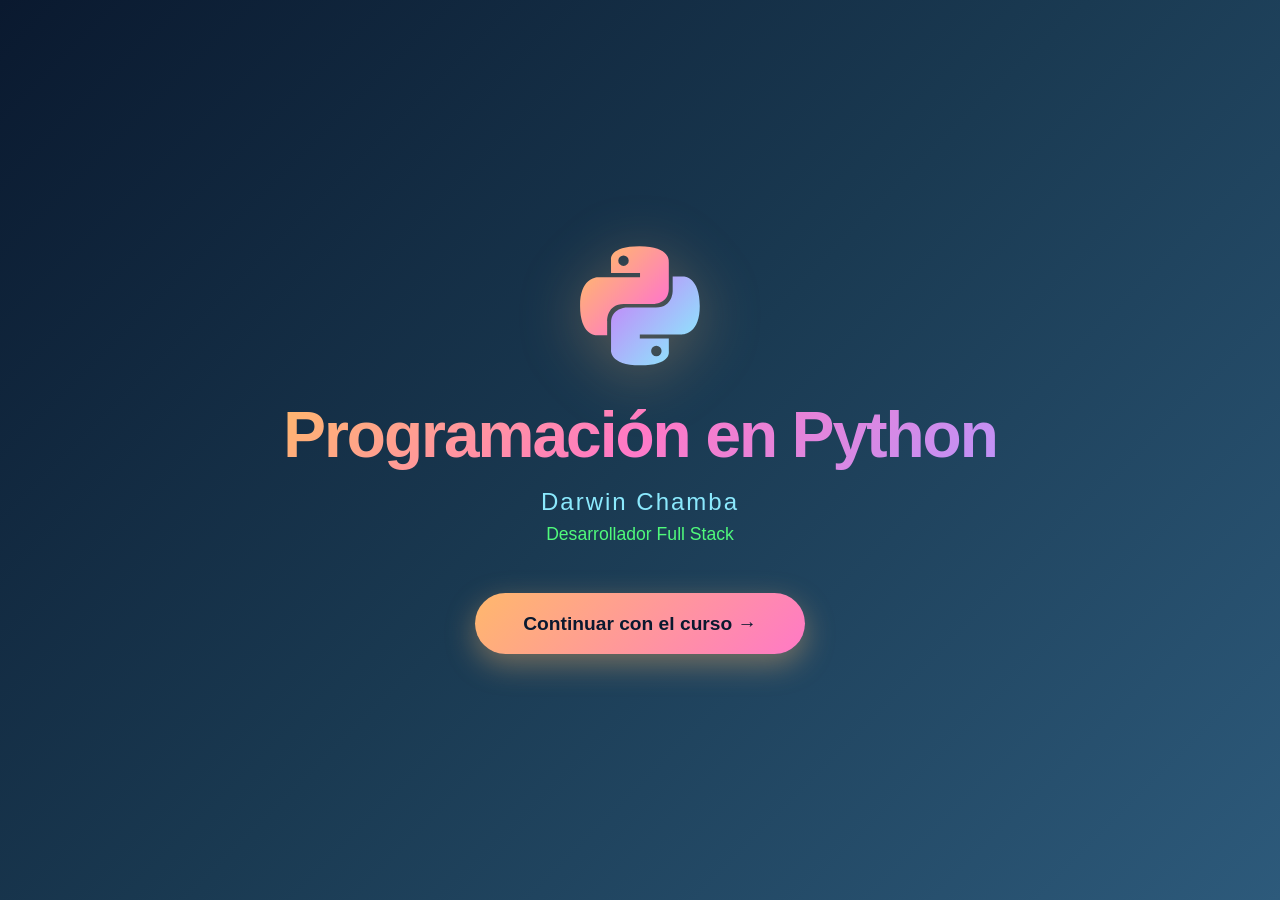
<file: index.html>
<!DOCTYPE html>
<html lang="es">
<head>
    <meta charset="UTF-8">
    <meta name="viewport" content="width=device-width, initial-scale=1.0">
    <title>Programación en Python</title>
    <link rel="icon" type="image/x-icon" href="./image/python.png">
    <link rel="stylesheet" href="./style/style_index.css">
</head>
<body>
    <div class="circles">
        <span></span>
        <span></span>
        <span></span>
        <span></span>
        <span></span>
        <span></span>
        <span></span>
        <span></span>
        <span></span>
        <span></span>
    </div>

    <div class="container">
        <svg class="python-logo" viewBox="0 0 256 255" xmlns="http://www.w3.org/2000/svg">
            <defs>
                <linearGradient x1="12.959%" y1="12.039%" x2="79.639%" y2="78.201%" id="a">
                    <stop stop-color="#ffb86c" offset="0%"/>
                    <stop stop-color="#ff79c6" offset="100%"/>
                </linearGradient>
                <linearGradient x1="19.128%" y1="20.579%" x2="90.742%" y2="88.429%" id="b">
                    <stop stop-color="#bd93f9" offset="0%"/>
                    <stop stop-color="#8be9fd" offset="100%"/>
                </linearGradient>
            </defs>
            <path d="M126.916.072c-64.832 0-60.784 28.115-60.784 28.115l.072 29.128h61.868v8.745H41.631S.145 61.355.145 126.77c0 65.417 36.21 63.097 36.21 63.097h21.61v-30.356s-1.165-36.21 35.632-36.21h61.362s34.475.557 34.475-33.319V33.97S194.67.072 126.916.072zM92.802 19.66a11.12 11.12 0 0 1 11.13 11.13 11.12 11.12 0 0 1-11.13 11.13 11.12 11.12 0 0 1-11.13-11.13 11.12 11.12 0 0 1 11.13-11.13z" fill="url(#a)"/>
            <path d="M128.757 254.126c64.832 0 60.784-28.115 60.784-28.115l-.072-29.127H127.6v-8.745h86.441s41.486 4.705 41.486-60.712c0-65.416-36.21-63.096-36.21-63.096h-21.61v30.355s1.165 36.21-35.632 36.21h-61.362s-34.475-.557-34.475 33.32v56.013s-5.235 33.897 62.518 33.897zm34.114-19.586a11.12 11.12 0 0 1-11.13-11.13 11.12 11.12 0 0 1 11.13-11.131 11.12 11.12 0 0 1 11.13 11.13 11.12 11.12 0 0 1-11.13 11.13z" fill="url(#b)"/>
        </svg>

        <h1>Programación en Python</h1>
        <p class="subtitle">Darwin Chamba</p>
        <p class="role">Desarrollador Full Stack</p>
        <a href="./temas/lista.html" class="btn-continue">Continuar con el curso →</a>
    </div>

    
</body>
</html>
</file>
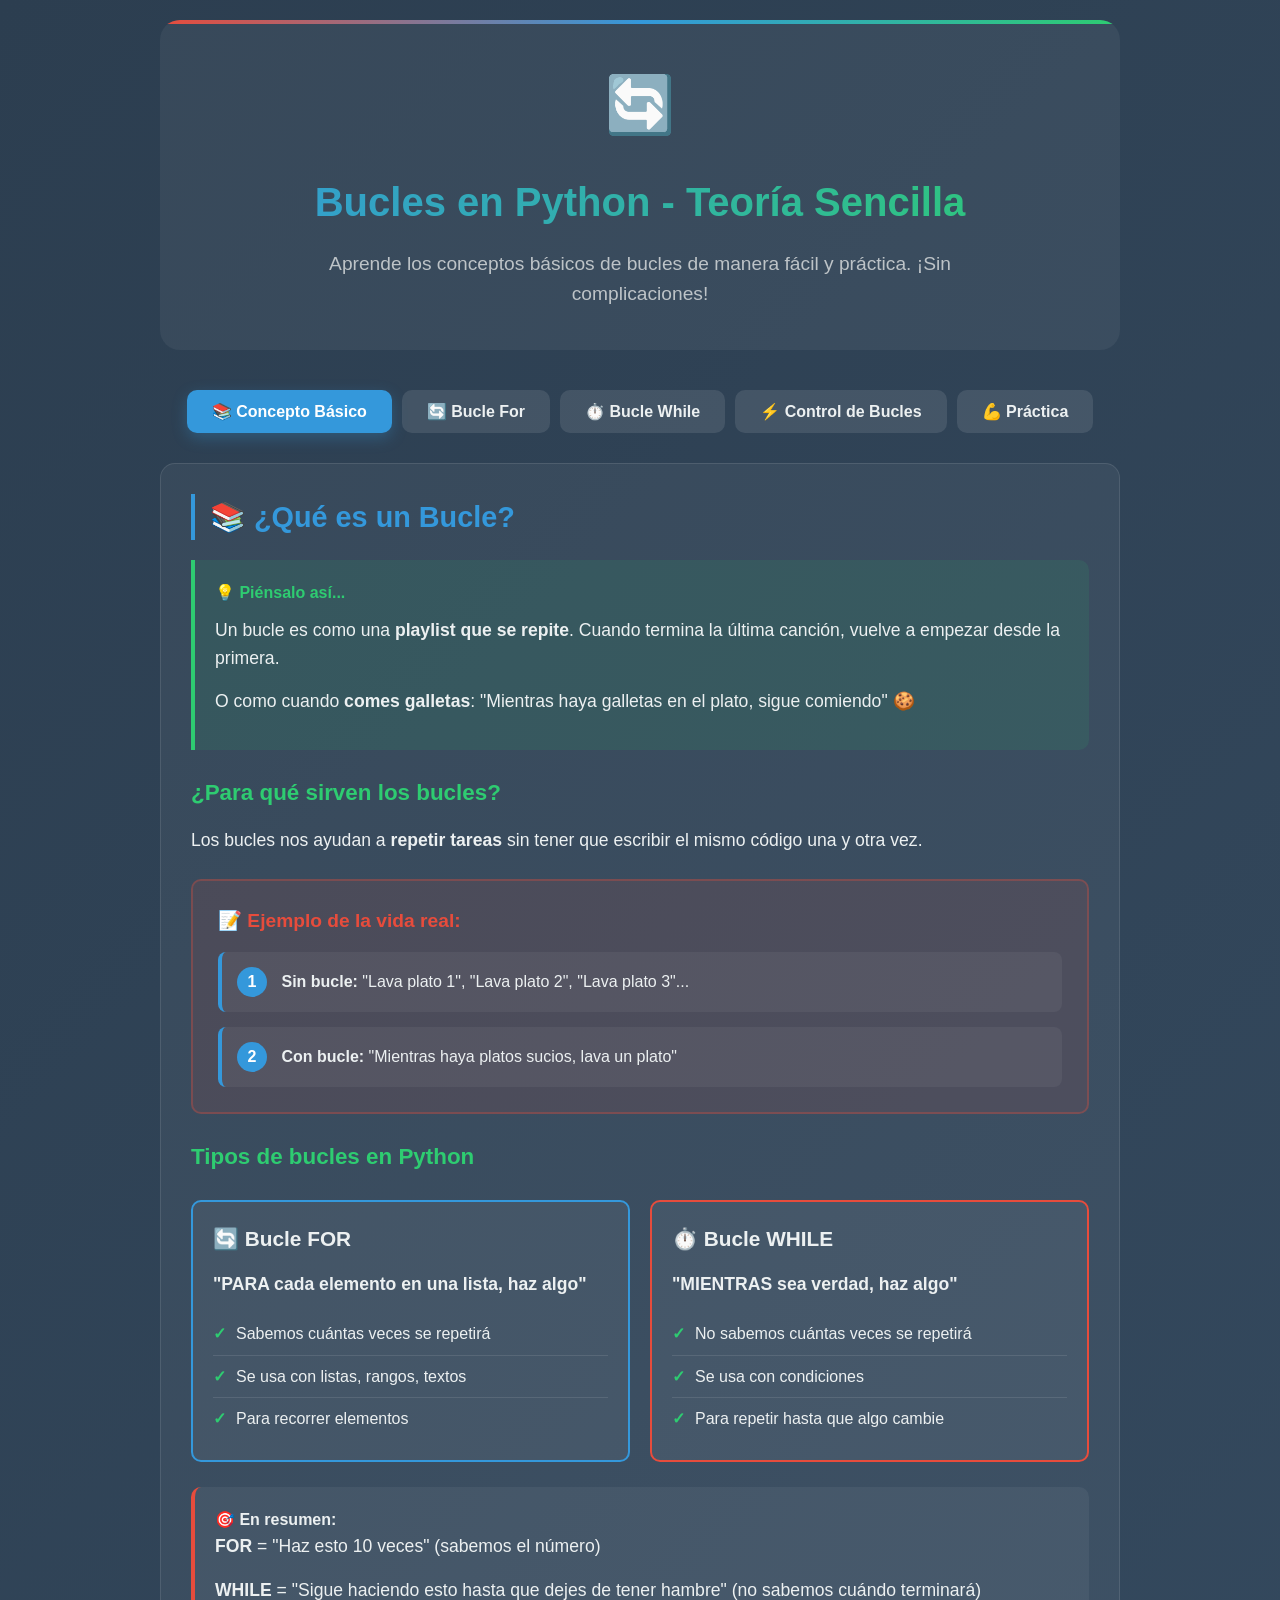
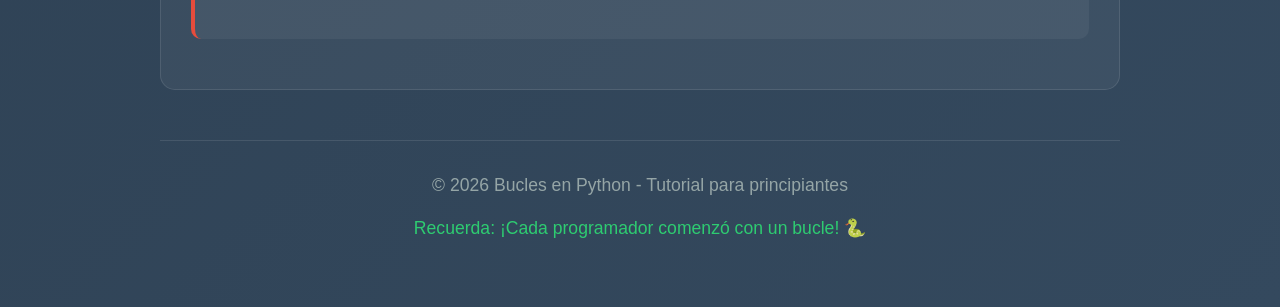
<file: contenido/bucles.html>
<!DOCTYPE html>
<html lang="es">
<head>
    <meta charset="UTF-8">
    <meta name="viewport" content="width=device-width, initial-scale=1.0">
    <title>Bucles en Python - Teoría y Práctica</title>
    <link rel="stylesheet" href="../style/style_bucles.css">
<link rel="icon"  type="image/x-icon" href="../image/python.png">
</head>
<body>
    <div class="container">
        <header>
            <div class="python-icon">🔄</div>
            <h1>Bucles en Python - Teoría Sencilla</h1>
            <p class="subtitle">Aprende los conceptos básicos de bucles de manera fácil y práctica. ¡Sin complicaciones!</p>
        </header>

        <!-- TABS DE NAVEGACIÓN -->
        <div class="tabs">
            <button class="tab-btn active" data-tab="concepto">
                📚 Concepto Básico
            </button>
            <button class="tab-btn" data-tab="for">
                🔄 Bucle For
            </button>
            <button class="tab-btn" data-tab="while">
                ⏱️ Bucle While
            </button>
            <button class="tab-btn" data-tab="control">
                ⚡ Control de Bucles
            </button>
            <button class="tab-btn" data-tab="practica">
                💪 Práctica
            </button>
        </div>

        <!-- PESTAÑA 1: CONCEPTO BÁSICO -->
        <div id="concepto" class="tab-content active">
            <div class="concept-card">
                <h2>📚 ¿Qué es un Bucle?</h2>
                
                <div class="analogia">
                    <h4>💡 Piénsalo así...</h4>
                    <p>Un bucle es como una <strong>playlist que se repite</strong>. Cuando termina la última canción, vuelve a empezar desde la primera.</p>
                    <p>O como cuando <strong>comes galletas</strong>: "Mientras haya galletas en el plato, sigue comiendo" 🍪</p>
                </div>

                <h3>¿Para qué sirven los bucles?</h3>
                <p>Los bucles nos ayudan a <strong>repetir tareas</strong> sin tener que escribir el mismo código una y otra vez.</p>

                <div class="ejemplo-visual">
                    <h4>📝 Ejemplo de la vida real:</h4>
                    <div class="pasos">
                        <div class="paso">
                            <span class="paso-num">1</span>
                            <strong>Sin bucle:</strong> "Lava plato 1", "Lava plato 2", "Lava plato 3"...
                        </div>
                        <div class="paso">
                            <span class="paso-num">2</span>
                            <strong>Con bucle:</strong> "Mientras haya platos sucios, lava un plato"
                        </div>
                    </div>
                </div>

                <h3>Tipos de bucles en Python</h3>
                <div class="comparison">
                    <div class="comparison-card comparison-for">
                        <h4>🔄 Bucle FOR</h4>
                        <p><strong>"PARA cada elemento en una lista, haz algo"</strong></p>
                        <ul>
                            <li>Sabemos cuántas veces se repetirá</li>
                            <li>Se usa con listas, rangos, textos</li>
                            <li>Para recorrer elementos</li>
                        </ul>
                    </div>
                    
                    <div class="comparison-card comparison-while">
                        <h4>⏱️ Bucle WHILE</h4>
                        <p><strong>"MIENTRAS sea verdad, haz algo"</strong></p>
                        <ul>
                            <li>No sabemos cuántas veces se repetirá</li>
                            <li>Se usa con condiciones</li>
                            <li>Para repetir hasta que algo cambie</li>
                        </ul>
                    </div>
                </div>

                <div class="resumen">
                    <h4>🎯 En resumen:</h4>
                    <p><strong>FOR</strong> = "Haz esto 10 veces" (sabemos el número)</p>
                    <p><strong>WHILE</strong> = "Sigue haciendo esto hasta que dejes de tener hambre" (no sabemos cuándo terminará)</p>
                </div>
            </div>
        </div>

        <!-- PESTAÑA 2: BUCLE FOR -->
        <div id="for" class="tab-content">
            <div class="concept-card">
                <h2>🔄 Bucle FOR - Recorriendo Elementos</h2>
                
                <div class="analogia">
                    <h4>💡 Analogía simple:</h4>
                    <p>Un bucle FOR es como <strong>revisar cada estudiante en una lista de clase</strong>:</p>
                    <p>"Para cada estudiante en la lista, llama su nombre"</p>
                </div>

                <h3>Sintaxis básica</h3>
                <div class="code-container">
                    <div class="code-header">
                        <span>Estructura del bucle FOR</span>
                        <button class="copy-btn">Copiar</button>
                    </div>
                    <div class="code-block">
                        <code>
                            <span class="comment"># Para cada elemento en una lista</span><br>
                            <span class="keyword">for</span> <span class="variable">elemento</span> <span class="keyword">in</span> <span class="variable">lista</span>:<br>
                            &nbsp;&nbsp;&nbsp;&nbsp;<span class="comment"># Haz algo con el elemento</span><br>
                            &nbsp;&nbsp;&nbsp;&nbsp;<span class="function">print</span>(<span class="variable">elemento</span>)<br>
                        </code>
                    </div>
                </div>

                <h3>Ejemplos prácticos</h3>
                
                <div class="code-container">
                    <div class="code-header">
                        <span>Ejemplo 1: Recorrer una lista</span>
                        <button class="copy-btn">Copiar</button>
                    </div>
                    <div class="code-block">
                        <code>
                            <span class="comment"># Lista de frutas</span><br>
                            frutas = [<span class="string">"manzana"</span>, <span class="string">"banana"</span>, <span class="string">"naranja"</span>]<br><br>
                            
                            <span class="keyword">for</span> fruta <span class="keyword">in</span> frutas:<br>
                            &nbsp;&nbsp;&nbsp;&nbsp;<span class="function">print</span>(<span class="string">"Me gusta la"</span>, fruta)<br><br>
                            
                            <span class="comment"># Salida:</span><br>
                            <span class="comment"># Me gusta la manzana</span><br>
                            <span class="comment"># Me gusta la banana</span><br>
                            <span class="comment"># Me gusta la naranja</span><br>
                        </code>
                    </div>
                </div>

                <div class="code-container">
                    <div class="code-header">
                        <span>Ejemplo 2: Usar range() para contar</span>
                        <button class="copy-btn">Copiar</button>
                    </div>
                    <div class="code-block">
                        <code>
                            <span class="comment"># Contar del 1 al 5</span><br>
                            <span class="keyword">for</span> numero <span class="keyword">in</span> <span class="function">range</span>(<span class="number">1</span>, <span class="number">6</span>):<br>
                            &nbsp;&nbsp;&nbsp;&nbsp;<span class="function">print</span>(<span class="string">"Número:"</span>, numero)<br><br>
                            
                            <span class="comment"># Contar de 2 en 2</span><br>
                            <span class="keyword">for</span> i <span class="keyword">in</span> <span class="function">range</span>(<span class="number">0</span>, <span class="number">10</span>, <span class="number">2</span>):<br>
                            &nbsp;&nbsp;&nbsp;&nbsp;<span class="function">print</span>(i)  <span class="comment"># 0, 2, 4, 6, 8</span><br>
                        </code>
                    </div>
                </div>

                <div class="code-container">
                    <div class="code-header">
                        <span>Ejemplo 3: Recorrer un texto</span>
                        <button class="copy-btn">Copiar</button>
                    </div>
                    <div class="code-block">
                        <code>
                            palabra = <span class="string">"Python"</span><br><br>
                            
                            <span class="comment"># Recorrer cada letra</span><br>
                            <span class="keyword">for</span> letra <span class="keyword">in</span> palabra:<br>
                            &nbsp;&nbsp;&nbsp;&nbsp;<span class="function">print</span>(<span class="string">"Letra:"</span>, letra)<br><br>
                            
                            <span class="comment"># Salida:</span><br>
                            <span class="comment"># Letra: P</span><br>
                            <span class="comment"># Letra: y</span><br>
                            <span class="comment"># Letra: t</span><br>
                            <span class="comment"># Letra: h</span><br>
                            <span class="comment"># Letra: o</span><br>
                            <span class="comment"># Letra: n</span><br>
                        </code>
                    </div>
                </div>

                <div class="resumen">
                    <h4>📝 Reglas del bucle FOR:</h4>
                    <p>1. Necesita una <strong>lista</strong> o algo que recorrer</p>
                    <p>2. Usa la palabra <strong>in</strong> (en)</p>
                    <p>3. Se repite <strong>una vez por cada elemento</strong></p>
                    <p>4. Termina cuando <strong>acaba la lista</strong></p>
                </div>
            </div>
        </div>

        <!-- PESTAÑA 3: BUCLE WHILE -->
        <div id="while" class="tab-content">
            <div class="concept-card">
                <h2>⏱️ Bucle WHILE - Mientras sea verdad</h2>
                
                <div class="analogia">
                    <h4>💡 Analogía simple:</h4>
                    <p>Un bucle WHILE es como <strong>esperar el autobús</strong>:</p>
                    <p>"MIENTRAS no llegue el autobús, sigue esperando"</p>
                </div>

                <h3>Sintaxis básica</h3>
                <div class="code-container">
                    <div class="code-header">
                        <span>Estructura del bucle WHILE</span>
                        <button class="copy-btn">Copiar</button>
                    </div>
                    <div class="code-block">
                        <code>
                            <span class="keyword">while</span> <span class="variable">condicion</span>:<br>
                            &nbsp;&nbsp;&nbsp;&nbsp;<span class="comment"># Haz esto mientras la condición sea True</span><br>
                            &nbsp;&nbsp;&nbsp;&nbsp;<span class="function">print</span>(<span class="string">"Esto se repite"</span>)<br>
                            &nbsp;&nbsp;&nbsp;&nbsp;<span class="comment"># IMPORTANTE: Cambiar algo para que termine</span><br>
                        </code>
                    </div>
                </div>

                <h3>⚠️ ¡CUIDADO CON LOS BUCLES INFINITOS!</h3>
                <div class="ejemplo-visual">
                    <h4>❌ Ejemplo de bucle INFINITO (malo):</h4>
                    <div class="code-block">
                        <code>
                            <span class="comment"># ¡ESTO NUNCA TERMINA!</span><br>
                            <span class="keyword">while</span> <span class="keyword">True</span>:<br>
                            &nbsp;&nbsp;&nbsp;&nbsp;<span class="function">print</span>(<span class="string">"Ayuda, estoy atrapado en un bucle"</span>)<br>
                            <span class="comment"># Esto imprimirá para siempre 😱</span><br>
                        </code>
                    </div>
                </div>

                <h3>Ejemplos correctos</h3>
                
                <div class="code-container">
                    <div class="code-header">
                        <span>Ejemplo 1: Contador con while</span>
                        <button class="copy-btn">Copiar</button>
                    </div>
                    <div class="code-block">
                        <code>
                            <span class="comment"># Inicializamos el contador</span><br>
                            contador = <span class="number">1</span><br><br>
                            
                            <span class="comment"># Mientras contador sea menor o igual a 5</span><br>
                            <span class="keyword">while</span> contador <= <span class="number">5</span>:<br>
                            &nbsp;&nbsp;&nbsp;&nbsp;<span class="function">print</span>(<span class="string">"Contador:"</span>, contador)<br>
                            &nbsp;&nbsp;&nbsp;&nbsp;<span class="comment"># Aumentamos el contador (IMPORTANTE)</span><br>
                            &nbsp;&nbsp;&nbsp;&nbsp;contador = contador + <span class="number">1</span><br><br>
                            
                            <span class="function">print</span>(<span class="string">"¡Terminé de contar!"</span>)<br>
                        </code>
                    </div>
                </div>

                <div class="code-container">
                    <div class="code-header">
                        <span>Ejemplo 2: Validar contraseña</span>
                        <button class="copy-btn">Copiar</button>
                    </div>
                    <div class="code-block">
                        <code>
                            contraseña = <span class="string">""</span><br>
                            intentos = <span class="number">0</span><br><br>
                            
                            <span class="comment"># Mientras no sea la contraseña correcta</span><br>
                            <span class="keyword">while</span> contraseña != <span class="string">"python123"</span> <span class="keyword">and</span> intentos < <span class="number">3</span>:<br>
                            &nbsp;&nbsp;&nbsp;&nbsp;contraseña = <span class="function">input</span>(<span class="string">"Ingresa la contraseña: "</span>)<br>
                            &nbsp;&nbsp;&nbsp;&nbsp;intentos = intentos + <span class="number">1</span><br>
                            &nbsp;&nbsp;&nbsp;&nbsp;<br>
                            &nbsp;&nbsp;&nbsp;&nbsp;<span class="keyword">if</span> contraseña == <span class="string">"python123"</span>:<br>
                            &nbsp;&nbsp;&nbsp;&nbsp;&nbsp;&nbsp;&nbsp;&nbsp;<span class="function">print</span>(<span class="string">"¡Acceso concedido!"</span>)<br>
                            &nbsp;&nbsp;&nbsp;&nbsp;<span class="keyword">elif</span> intentos == <span class="number">3</span>:<br>
                            &nbsp;&nbsp;&nbsp;&nbsp;&nbsp;&nbsp;&nbsp;&nbsp;<span class="function">print</span>(<span class="string">"Demasiados intentos. Bloqueado."</span>)<br>
                        </code>
                    </div>
                </div>

                <div class="code-container">
                    <div class="code-header">
                        <span>Ejemplo 3: Menú interactivo</span>
                        <button class="copy-btn">Copiar</button>
                    </div>
                    <div class="code-block">
                        <code>
                            opcion = <span class="string">""</span><br><br>
                            
                            <span class="keyword">while</span> opcion != <span class="string">"4"</span>:<br>
                            &nbsp;&nbsp;&nbsp;&nbsp;<span class="function">print</span>(<span class="string">"\n--- MENÚ ---"</span>)<br>
                            &nbsp;&nbsp;&nbsp;&nbsp;<span class="function">print</span>(<span class="string">"1. Ver saludo"</span>)<br>
                            &nbsp;&nbsp;&nbsp;&nbsp;<span class="function">print</span>(<span class="string">"2. Ver la hora"</span>)<br>
                            &nbsp;&nbsp;&nbsp;&nbsp;<span class="function">print</span>(<span class="string">"3. Contar hasta 3"</span>)<br>
                            &nbsp;&nbsp;&nbsp;&nbsp;<span class="function">print</span>(<span class="string">"4. Salir"</span>)<br><br>
                            
                            &nbsp;&nbsp;&nbsp;&nbsp;opcion = <span class="function">input</span>(<span class="string">"Elige una opción: "</span>)<br>
                            &nbsp;&nbsp;&nbsp;&nbsp;<br>
                            &nbsp;&nbsp;&nbsp;&nbsp;<span class="keyword">if</span> opcion == <span class="string">"1"</span>:<br>
                            &nbsp;&nbsp;&nbsp;&nbsp;&nbsp;&nbsp;&nbsp;&nbsp;<span class="function">print</span>(<span class="string">"¡Hola! ¿Cómo estás?"</span>)<br>
                            &nbsp;&nbsp;&nbsp;&nbsp;<span class="keyword">elif</span> opcion == <span class="string">"2"</span>:<br>
                            &nbsp;&nbsp;&nbsp;&nbsp;&nbsp;&nbsp;&nbsp;&nbsp;<span class="function">print</span>(<span class="string">"¡Es hora de aprender Python!"</span>)<br>
                            &nbsp;&nbsp;&nbsp;&nbsp;<span class="keyword">elif</span> opcion == <span class="string">"3"</span>:<br>
                            &nbsp;&nbsp;&nbsp;&nbsp;&nbsp;&nbsp;&nbsp;&nbsp;<span class="keyword">for</span> i <span class="keyword">in</span> <span class="function">range</span>(<span class="number">1</span>, <span class="number">4</span>):<br>
                            &nbsp;&nbsp;&nbsp;&nbsp;&nbsp;&nbsp;&nbsp;&nbsp;&nbsp;&nbsp;&nbsp;&nbsp;<span class="function">print</span>(i)<br>
                        </code>
                    </div>
                </div>

                <div class="resumen">
                    <h4>📝 Reglas del bucle WHILE:</h4>
                    <p>1. Necesita una <strong>condición que pueda cambiar</strong></p>
                    <p>2. Se repite <strong>mientras la condición sea True</strong></p>
                    <p>3. <strong>SIEMPRE</strong> debe haber algo que cambie la condición</p>
                    <p>4. Termina cuando la condición se hace <strong>False</strong></p>
                </div>
            </div>
        </div>

        <!-- PESTAÑA 4: CONTROL DE BUCLES -->
        <div id="control" class="tab-content">
            <div class="concept-card">
                <h2>⚡ Control de Bucles - break, continue, pass</h2>
                
                <div class="analogia">
                    <h4>💡 Piénsalo como un videojuego:</h4>
                    <p><strong>break</strong> = "Salir del nivel" (termina el bucle)</p>
                    <p><strong>continue</strong> = "Saltar este enemigo" (siguiente iteración)</p>
                    <p><strong>pass</strong> = "Esperar un momento" (no hacer nada)</p>
                </div>

                <h3>1. break - Terminar el bucle</h3>
                <p><strong>"ROMPE" el bucle y termínalo inmediatamente</strong></p>
                
                <div class="code-container">
                    <div class="code-header">
                        <span>Ejemplo: Buscar un número</span>
                        <button class="copy-btn">Copiar</button>
                    </div>
                    <div class="code-block">
                        <code>
                            numeros = [<span class="number">1</span>, <span class="number">3</span>, <span class="number">5</span>, <span class="number">7</span>, <span class="number">9</span>, <span class="number">11</span>]<br><br>
                            
                            <span class="keyword">for</span> num <span class="keyword">in</span> numeros:<br>
                            &nbsp;&nbsp;&nbsp;&nbsp;<span class="keyword">if</span> num == <span class="number">7</span>:<br>
                            &nbsp;&nbsp;&nbsp;&nbsp;&nbsp;&nbsp;&nbsp;&nbsp;<span class="function">print</span>(<span class="string">"¡Encontré el 7!"</span>)<br>
                            &nbsp;&nbsp;&nbsp;&nbsp;&nbsp;&nbsp;&nbsp;&nbsp;<span class="keyword">break</span>  <span class="comment"># Termina aquí</span><br>
                            &nbsp;&nbsp;&nbsp;&nbsp;<span class="function">print</span>(<span class="string">"Buscando..."</span>, num)<br><br>
                            
                            <span class="function">print</span>(<span class="string">"Búsqueda terminada"</span>)<br>
                        </code>
                    </div>
                </div>

                <h3>2. continue - Saltar a la siguiente</h3>
                <p><strong>"CONTINUA" con la siguiente iteración, saltando el resto</strong></p>
                
                <div class="code-container">
                    <div class="code-header">
                        <span>Ejemplo: Saltar números pares</span>
                        <button class="copy-btn">Copiar</button>
                    </div>
                    <div class="code-block">
                        <code>
                            <span class="keyword">for</span> i <span class="keyword">in</span> <span class="function">range</span>(<span class="number">1</span>, <span class="number">11</span>):<br>
                            &nbsp;&nbsp;&nbsp;&nbsp;<span class="keyword">if</span> i % <span class="number">2</span> == <span class="number">0</span>:  <span class="comment"># Si es par</span><br>
                            &nbsp;&nbsp;&nbsp;&nbsp;&nbsp;&nbsp;&nbsp;&nbsp;<span class="keyword">continue</span>  <span class="comment"># Saltar números pares</span><br>
                            &nbsp;&nbsp;&nbsp;&nbsp;<span class="function">print</span>(<span class="string">"Número impar:"</span>, i)<br><br>
                            
                            <span class="comment"># Salida: 1, 3, 5, 7, 9 (solo impares)</span><br>
                        </code>
                    </div>
                </div>

                <h3>3. pass - No hacer nada</h3>
                <p><strong>"PASA" sin hacer nada, es un marcador de posición</strong></p>
                
                <div class="code-container">
                    <div class="code-header">
                        <span>Ejemplo: Esqueleto de código</span>
                        <button class="copy-btn">Copiar</button>
                    </div>
                    <div class="code-block">
                        <code>
                            <span class="comment"># Cuando no sabes qué poner aún</span><br>
                            <span class="keyword">for</span> i <span class="keyword">in</span> <span class="function">range</span>(<span class="number">5</span>):<br>
                            &nbsp;&nbsp;&nbsp;&nbsp;<span class="keyword">if</span> i &lt; <span class="number">3</span>:<br>
                            &nbsp;&nbsp;&nbsp;&nbsp;&nbsp;&nbsp;&nbsp;&nbsp;<span class="keyword">pass</span>  <span class="comment"># TODO: implementar luego</span><br>
                            &nbsp;&nbsp;&nbsp;&nbsp;<span class="keyword">else</span>:<br>
                            &nbsp;&nbsp;&nbsp;&nbsp;&nbsp;&nbsp;&nbsp;&nbsp;<span class="function">print</span>(<span class="string">"Número grande:"</span>, i)<br>
                        </code>
                    </div>
                </div>

                <div class="ejemplo-visual">
                    <h4>🎮 Ejemplo práctico: Juego simple</h4>
                    <div class="code-block">
                        <code>
                            <span class="keyword">while</span> <span class="keyword">True</span>:<br>
                            &nbsp;&nbsp;&nbsp;&nbsp;respuesta = <span class="function">input</span>(<span class="string">"¿Quieres seguir jugando? (s/n): "</span>)<br>
                            &nbsp;&nbsp;&nbsp;&nbsp;<br>
                            &nbsp;&nbsp;&nbsp;&nbsp;<span class="keyword">if</span> respuesta == <span class="string">"n"</span>:<br>
                            &nbsp;&nbsp;&nbsp;&nbsp;&nbsp;&nbsp;&nbsp;&nbsp;<span class="function">print</span>(<span class="string">"¡Gracias por jugar!"</span>)<br>
                            &nbsp;&nbsp;&nbsp;&nbsp;&nbsp;&nbsp;&nbsp;&nbsp;<span class="keyword">break</span>  <span class="comment"># Terminar juego</span><br>
                            &nbsp;&nbsp;&nbsp;&nbsp;<span class="keyword">elif</span> respuesta == <span class="string">"s"</span>:<br>
                            &nbsp;&nbsp;&nbsp;&nbsp;&nbsp;&nbsp;&nbsp;&nbsp;<span class="function">print</span>(<span class="string">"¡Sigamos jugando!"</span>)<br>
                            &nbsp;&nbsp;&nbsp;&nbsp;&nbsp;&nbsp;&nbsp;&nbsp;<span class="keyword">continue</span>  <span class="comment"># Siguiente ronda</span><br>
                            &nbsp;&nbsp;&nbsp;&nbsp;<span class="keyword">else</span>:<br>
                            &nbsp;&nbsp;&nbsp;&nbsp;&nbsp;&nbsp;&nbsp;&nbsp;<span class="keyword">pass</span>  <span class="comment"># Respuesta inválida, preguntar otra vez</span><br>
                        </code>
                    </div>
                </div>

                <div class="resumen">
                    <h4>📝 Resumen de control:</h4>
                    <p><strong>break</strong> = "¡Terminar ahora!" 🛑</p>
                    <p><strong>continue</strong> = "Saltar esto, siguiente por favor" ⏭️</p>
                    <p><strong>pass</strong> = "Aquí va algo, pero todavía no" 🤔</p>
                </div>
            </div>
        </div>

        <!-- PESTAÑA 5: PRÁCTICA -->
        <div id="practica" class="tab-content">
            <div class="concept-card">
                <h2>💪 ¡Es hora de practicar!</h2>
                
                <div class="analogia">
                    <h4>🎯 Recuerda:</h4>
                    <p>La mejor forma de aprender bucles es <strong>practicando mucho</strong>. ¡Empieza con estos ejercicios!</p>
                </div>

                <!-- EJERCICIOS -->
                <div class="ejercicios">
                    <h3>🧩 Ejercicios para practicar</h3>
                    
                    <div class="ejercicio">
                        <h4>Ejercicio 1: Contar vocales</h4>
                        <p>Escribe un programa que cuente cuántas vocales tiene una palabra.</p>
                        <button class="solucion-btn" onclick="mostrarSolucion(1)">Ver solución</button>
                        <div class="solucion" id="solucion1">
                            <code>
                                palabra = <span class="string">"programacion"</span><br>
                                vocales = <span class="number">0</span><br><br>
                                
                                <span class="keyword">for</span> letra <span class="keyword">in</span> palabra:<br>
                                &nbsp;&nbsp;&nbsp;&nbsp;<span class="keyword">if</span> letra <span class="keyword">in</span> <span class="string">"aeiou"</span>:<br>
                                &nbsp;&nbsp;&nbsp;&nbsp;&nbsp;&nbsp;&nbsp;&nbsp;vocales = vocales + <span class="number">1</span><br><br>
                                
                                <span class="function">print</span>(<span class="string">f"La palabra '{palabra}' tiene {vocales} vocales"</span>)<br>
                            </code>
                        </div>
                    </div>
                    
                    <div class="ejercicio">
                        <h4>Ejercicio 2: Tabla de multiplicar</h4>
                        <p>Pide un número al usuario y muestra su tabla de multiplicar del 1 al 10.</p>
                        <button class="solucion-btn" onclick="mostrarSolucion(2)">Ver solución</button>
                        <div class="solucion" id="solucion2">
                            <code>
                                numero = <span class="function">int</span>(<span class="function">input</span>(<span class="string">"¿Qué tabla quieres ver? "</span>))<br><br>
                                
                                <span class="function">print</span>(<span class="string">f"\nTabla del {numero}:"</span>)<br>
                                <span class="keyword">for</span> i <span class="keyword">in</span> <span class="function">range</span>(<span class="number">1</span>, <span class="number">11</span>):<br>
                                &nbsp;&nbsp;&nbsp;&nbsp;resultado = numero * i<br>
                                &nbsp;&nbsp;&nbsp;&nbsp;<span class="function">print</span>(<span class="string">f"{numero} x {i} = {resultado}"</span>)<br>
                            </code>
                        </div>
                    </div>
                    
                    <div class="ejercicio">
                        <h4>Ejercicio 3: Adivina el número</h4>
                        <p>Crea un juego donde el usuario deba adivinar un número secreto.</p>
                        <button class="solucion-btn" onclick="mostrarSolucion(3)">Ver solución</button>
                        <div class="solucion" id="solucion3">
                            <code>
                                <span class="keyword">import</span> random<br><br>
                                
                                secreto = random.randint(<span class="number">1</span>, <span class="number">10</span>)<br>
                                intentos = <span class="number">0</span><br>
                                adivinado = <span class="keyword">False</span><br><br>
                                
                                <span class="keyword">while</span> <span class="keyword">not</span> adivinado <span class="keyword">and</span> intentos &lt; <span class="number">5</span>:<br>
                                &nbsp;&nbsp;&nbsp;&nbsp;intento = <span class="function">int</span>(<span class="function">input</span>(<span class="string">"Adivina el número (1-10): "</span>))<br>
                                &nbsp;&nbsp;&nbsp;&nbsp;intentos += <span class="number">1</span><br><br>
                                
                                &nbsp;&nbsp;&nbsp;&nbsp;<span class="keyword">if</span> intento == secreto:<br>
                                &nbsp;&nbsp;&nbsp;&nbsp;&nbsp;&nbsp;&nbsp;&nbsp;<span class="function">print</span>(<span class="string">f"¡Correcto! Lo lograste en {intentos} intentos"</span>)<br>
                                &nbsp;&nbsp;&nbsp;&nbsp;&nbsp;&nbsp;&nbsp;&nbsp;adivinado = <span class="keyword">True</span><br>
                                &nbsp;&nbsp;&nbsp;&nbsp;<span class="keyword">elif</span> intento &lt; secreto:<br>
                                &nbsp;&nbsp;&nbsp;&nbsp;&nbsp;&nbsp;&nbsp;&nbsp;<span class="function">print</span>(<span class="string">"Más alto"</span>)<br>
                                &nbsp;&nbsp;&nbsp;&nbsp;<span class="keyword">else</span>:<br>
                                &nbsp;&nbsp;&nbsp;&nbsp;&nbsp;&nbsp;&nbsp;&nbsp;<span class="function">print</span>(<span class="string">"Más bajo"</span>)<br><br>
                                
                                <span class="keyword">if</span> <span class="keyword">not</span> adivinado:<br>
                                &nbsp;&nbsp;&nbsp;&nbsp;<span class="function">print</span>(<span class="string">f"¡Se acabaron los intentos! El número era {secreto}"</span>)<br>
                            </code>
                        </div>
                    </div>
                </div>

                <!-- SIMULADOR -->
                <div class="simulador">
                    <h3>💻 Simulador de bucles</h3>
                    <p>Prueba diferentes tipos de bucles aquí mismo:</p>
                    
                    <div class="sim-controls">
                        <select id="sim-tipo" class="sim-select">
                            <option value="for-simple">FOR simple</option>
                            <option value="for-range">FOR con range</option>
                            <option value="while-contador">WHILE contador</option>
                            <option value="while-input">WHILE con input</option>
                        </select>
                        
                        <input type="text" id="sim-entrada" class="sim-input" placeholder="Dato de entrada..." value="5">
                        
                        <button onclick="ejecutarSimulacion()" class="sim-btn">Ejecutar bucle</button>
                    </div>
                    
                    <div class="sim-output" id="sim-salida">
                        El resultado aparecerá aquí...
                    </div>
                </div>

                <!-- RESUMEN FINAL -->
                <div class="resumen">
                    <h4>🎯 ¿Qué has aprendido?</h4>
                    <p><strong>✅ Bucle FOR</strong> = Para recorrer listas, sabiendo cuántas veces</p>
                    <p><strong>✅ Bucle WHILE</strong> = Para repetir mientras sea verdad</p>
                    <p><strong>✅ break</strong> = Terminar el bucle</p>
                    <p><strong>✅ continue</strong> = Saltar a la siguiente</p>
                    <p><strong>✅ pass</strong> = No hacer nada (placeholder)</p>
                    <br>
                    <p><strong>💡 Consejo final:</strong> ¡La práctica hace al maestro! Sigue escribiendo código.</p>
                </div>
            </div>
        </div>

        <footer>
            <p>© 2026 Bucles en Python - Tutorial para principiantes</p>
            <p style="margin-top: 10px; color: var(--accent3);">Recuerda: ¡Cada programador comenzó con un bucle! 🐍</p>
        </footer>
    </div>

    <script>
        // Navegación por pestañas
        document.querySelectorAll('.tab-btn').forEach(btn => {
            btn.addEventListener('click', () => {
                // Quitar active de todos
                document.querySelectorAll('.tab-btn').forEach(b => b.classList.remove('active'));
                document.querySelectorAll('.tab-content').forEach(c => c.classList.remove('active'));
                
                // Activar el clickeado
                btn.classList.add('active');
                const tabId = btn.getAttribute('data-tab');
                document.getElementById(tabId).classList.add('active');
            });
        });

        // Botones copiar código
        document.querySelectorAll('.copy-btn').forEach(btn => {
            btn.addEventListener('click', () => {
                const codeBlock = btn.closest('.code-container').querySelector('.code-block');
                const code = codeBlock.innerText;
                
                navigator.clipboard.writeText(code).then(() => {
                    const originalText = btn.textContent;
                    btn.textContent = '✓ Copiado!';
                    btn.style.background = '#2ecc71';
                    btn.style.borderColor = '#27ae60';
                    btn.style.color = 'white';
                    
                    setTimeout(() => {
                        btn.textContent = originalText;
                        btn.style.background = '';
                        btn.style.borderColor = '';
                        btn.style.color = '';
                    }, 2000);
                });
            });
        });

        // Mostrar soluciones
        function mostrarSolucion(numero) {
            const solucion = document.getElementById(`solucion${numero}`);
            const btn = event.target;
            
            if (solucion.style.display === 'block') {
                solucion.style.display = 'none';
                btn.textContent = 'Ver solución';
            } else {
                solucion.style.display = 'block';
                btn.textContent = 'Ocultar solución';
            }
        }

        // Simulador de bucles
        function ejecutarSimulacion() {
            const tipo = document.getElementById('sim-tipo').value;
            const entrada = document.getElementById('sim-entrada').value;
            const salida = document.getElementById('sim-salida');
            
            let resultado = '';
            
            switch(tipo) {
                case 'for-simple':
                    resultado = 'FOR simple (lista de frutas):\n\n';
                    const frutas = ["manzana", "banana", "naranja", "uva", "mango"];
                    for (let fruta of frutas) {
                        resultado += `Me gusta la ${fruta}\n`;
                    }
                    break;
                    
                case 'for-range':
                    const limite = parseInt(entrada) || 5;
                    resultado = `FOR contando hasta ${limite}:\n\n`;
                    for (let i = 1; i <= limite; i++) {
                        resultado += `Número: ${i}`;
                        if (i === limite) resultado += ' ⭐';
                        resultado += '\n';
                    }
                    break;
                    
                case 'while-contador':
                    const max = parseInt(entrada) || 3;
                    resultado = `WHILE contando hasta ${max}:\n\n`;
                    let contador = 1;
                    while (contador <= max) {
                        resultado += `Contador: ${contador}\n`;
                        contador++;
                    }
                    resultado += '✅ ¡Terminé de contar!';
                    break;
                    
                case 'while-input':
                    resultado = 'WHILE esperando "salir":\n\n';
                    if (entrada.toLowerCase() === 'salir') {
                        resultado += 'Escribiste "salir" inmediatamente\n';
                        resultado += '✅ Bucle terminado';
                    } else {
                        resultado += `Escribiste: "${entrada}"\n`;
                        resultado += '❌ El bucle continuaría preguntando...\n';
                        resultado += '(En un programa real, esto seguiría hasta escribir "salir")';
                    }
                    break;
            }
            
            salida.textContent = resultado;
        }

        // Inicializar simulador
        document.addEventListener('DOMContentLoaded', () => {
            ejecutarSimulacion();
            
            // Permitir Enter en el input
            document.getElementById('sim-entrada').addEventListener('keypress', function(e) {
                if (e.key === 'Enter') {
                    ejecutarSimulacion();
                }
            });
            
            // Cambiar placeholder según selección
            document.getElementById('sim-tipo').addEventListener('change', function() {
                const tipos = {
                    'for-simple': 'No necesita entrada',
                    'for-range': 'Límite (ej: 5)',
                    'while-contador': 'Hasta qué número (ej: 10)',
                    'while-input': 'Escribe algo (prueba "salir")'
                };
                document.getElementById('sim-entrada').placeholder = tipos[this.value];
                
                // Establecer valor por defecto
                const valores = {
                    'for-simple': '5',
                    'for-range': '5',
                    'while-contador': '3',
                    'while-input': 'hola'
                };
                document.getElementById('sim-entrada').value = valores[this.value];
            });
        });
    </script>
</body>
</html>
</file>
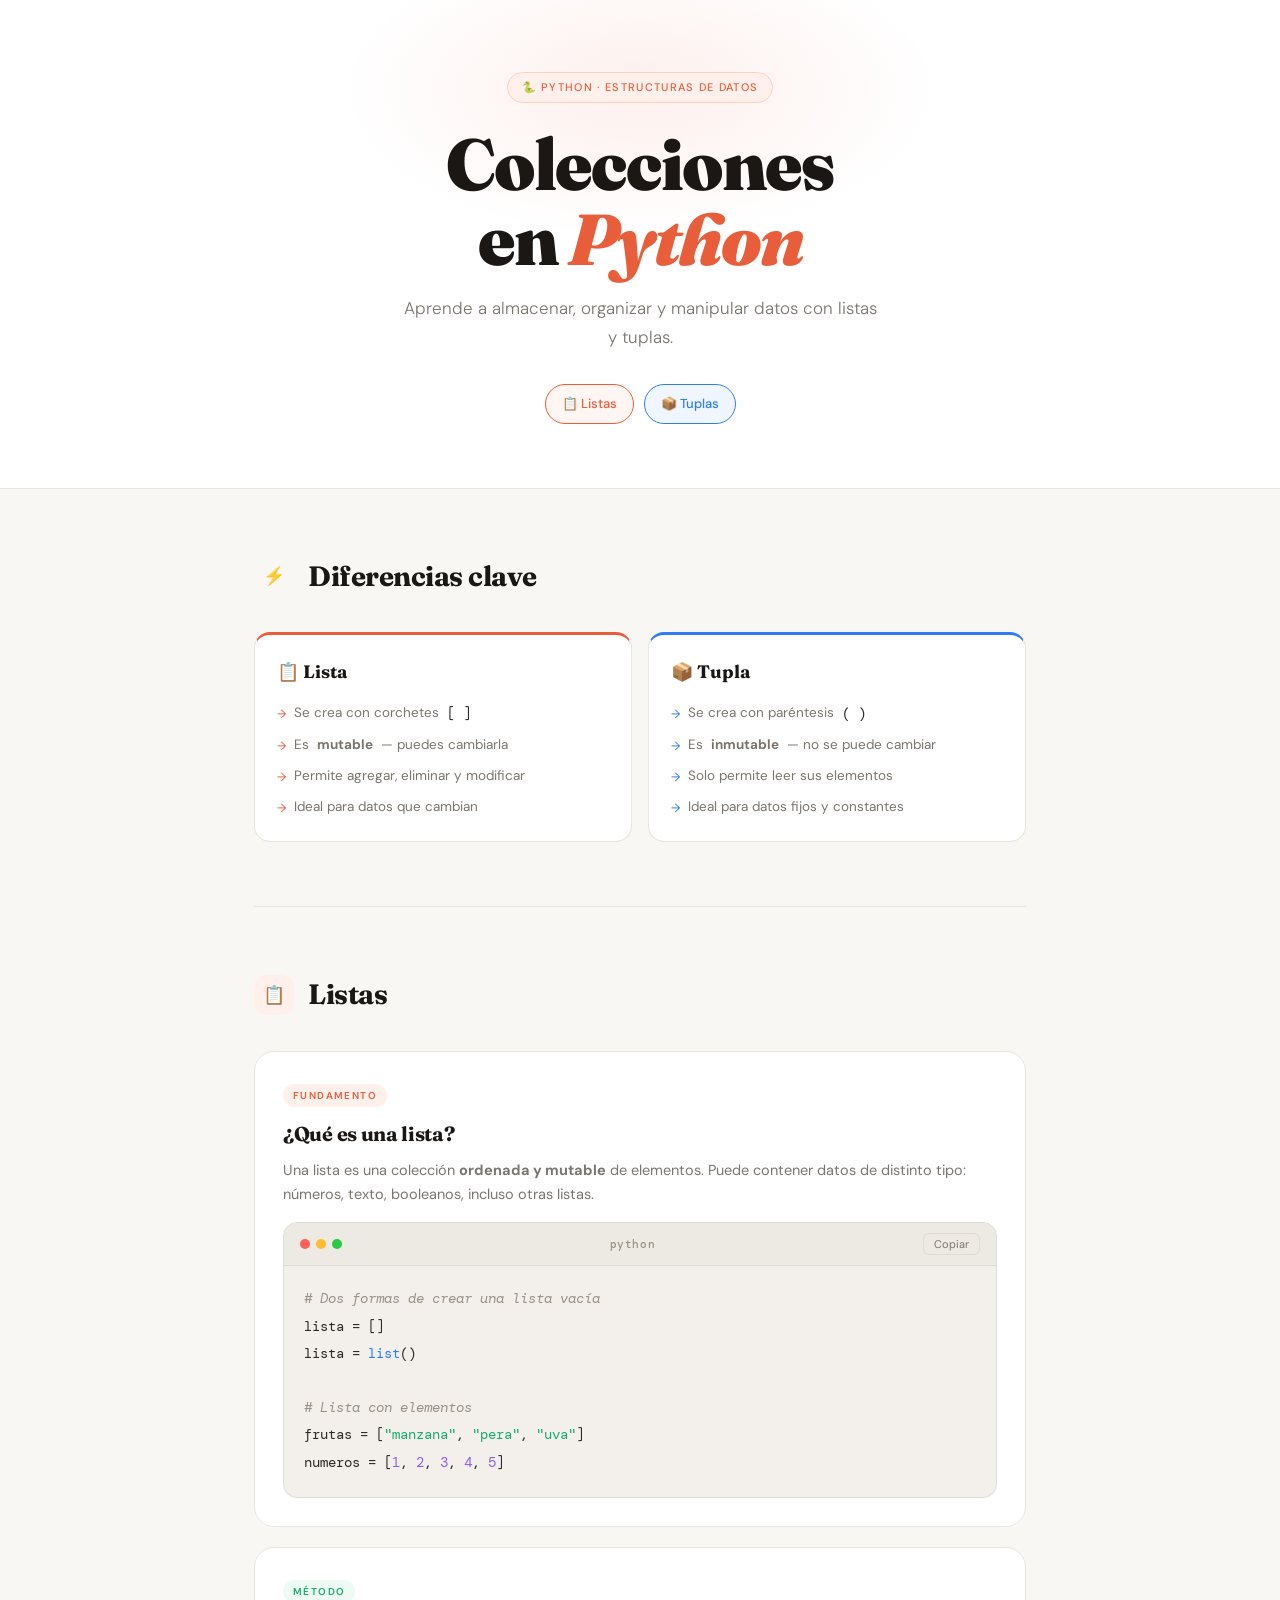
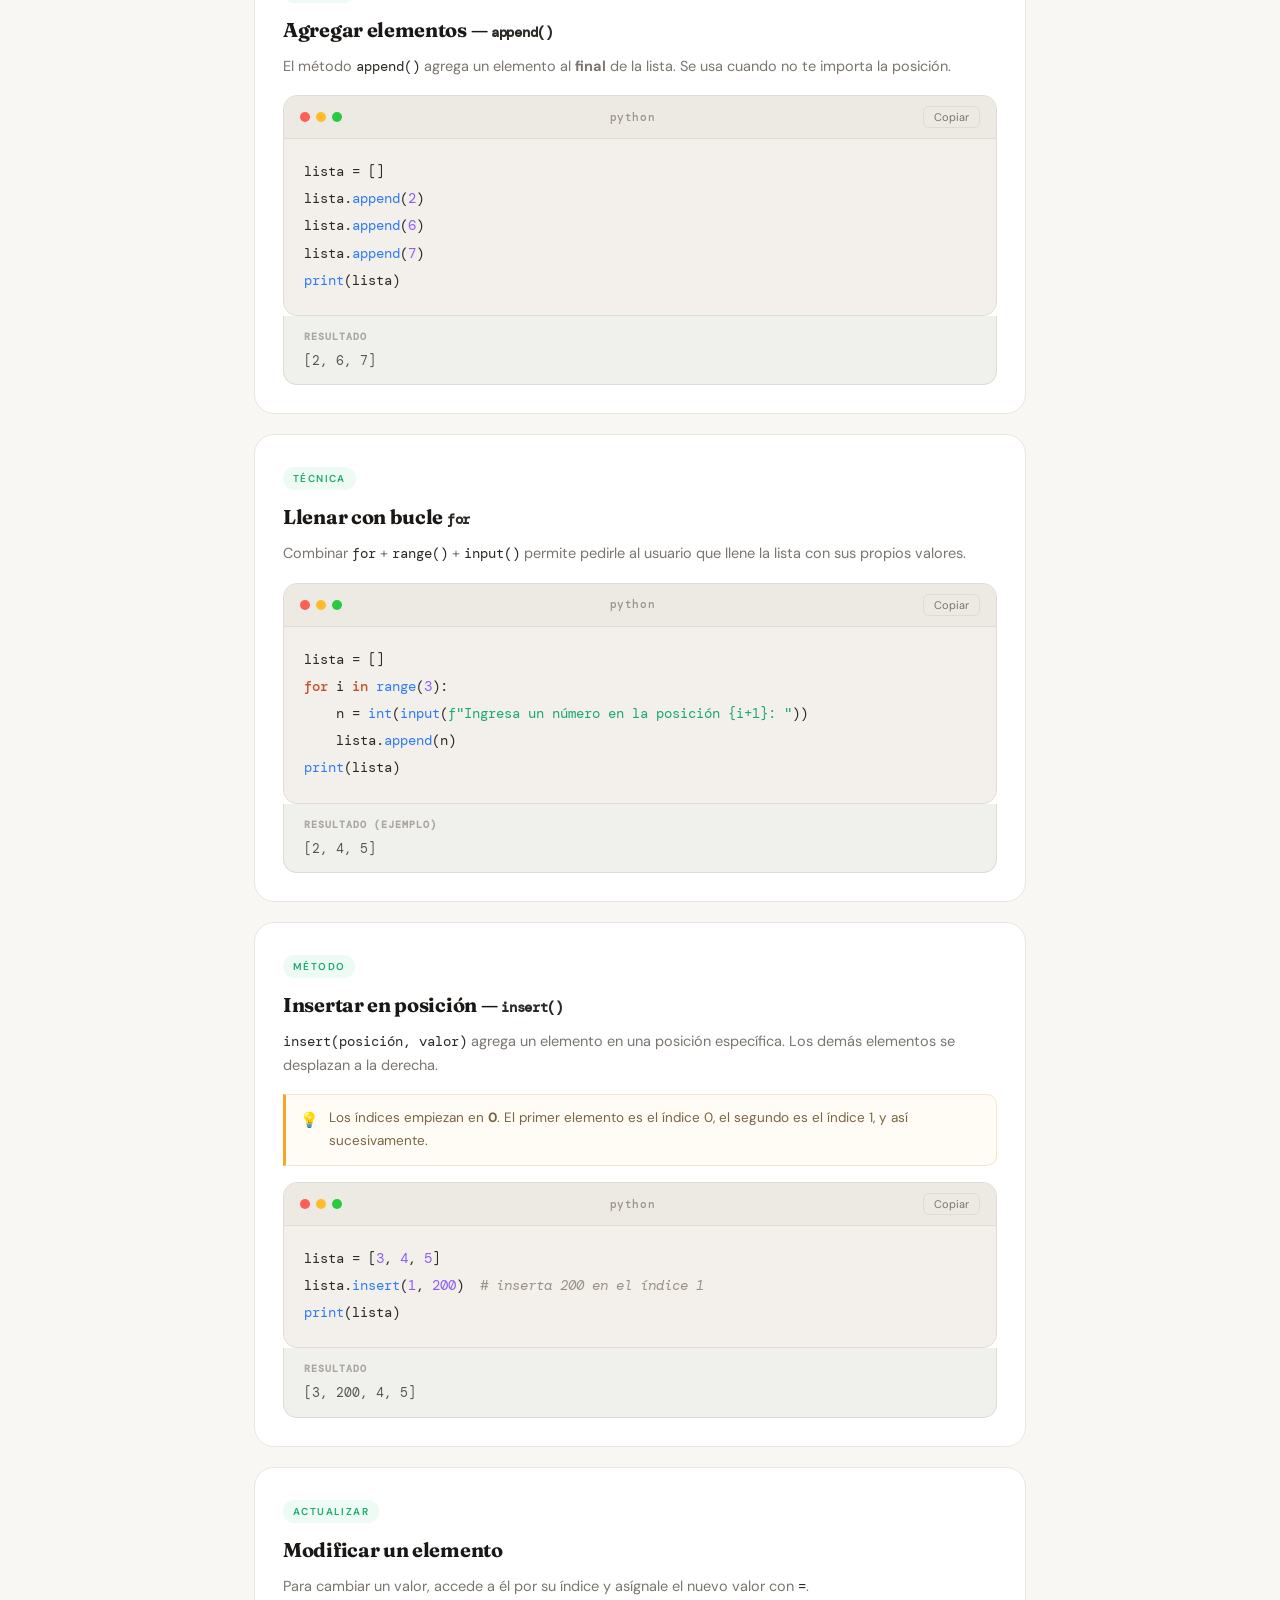
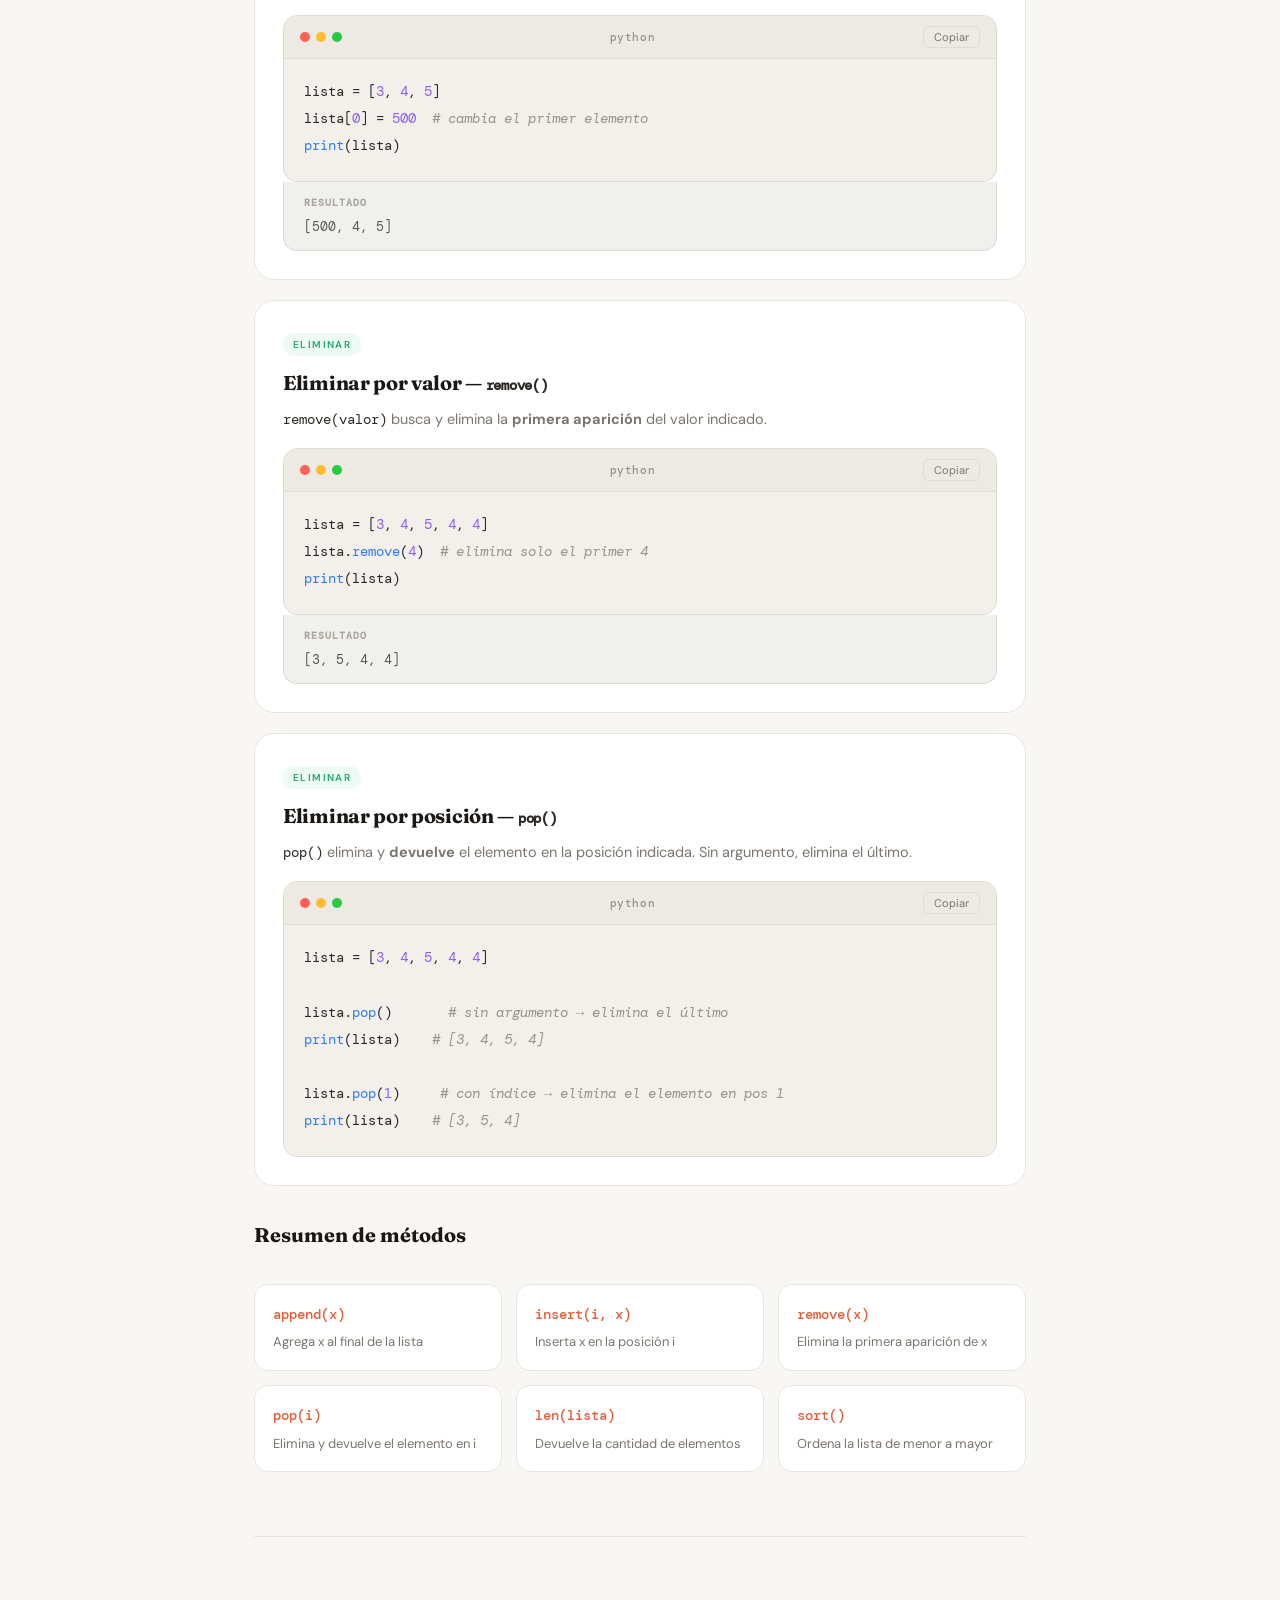
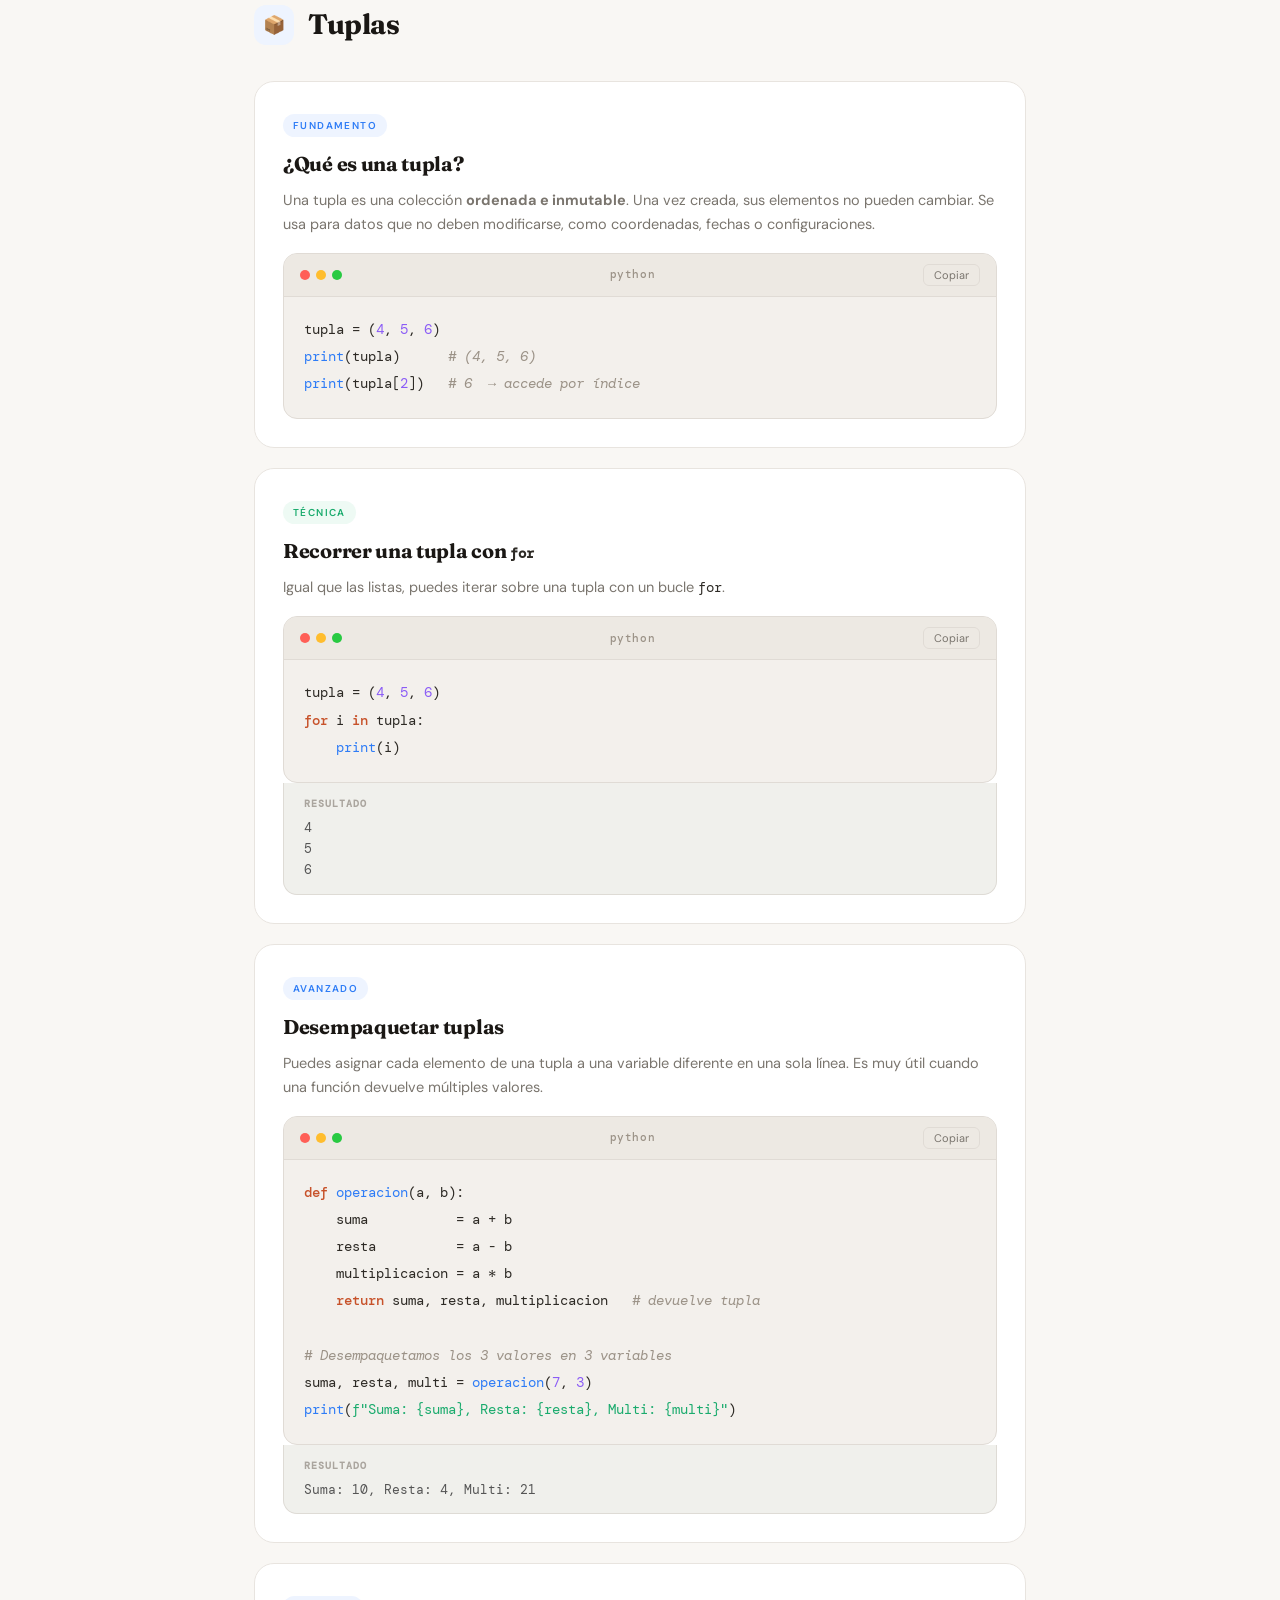
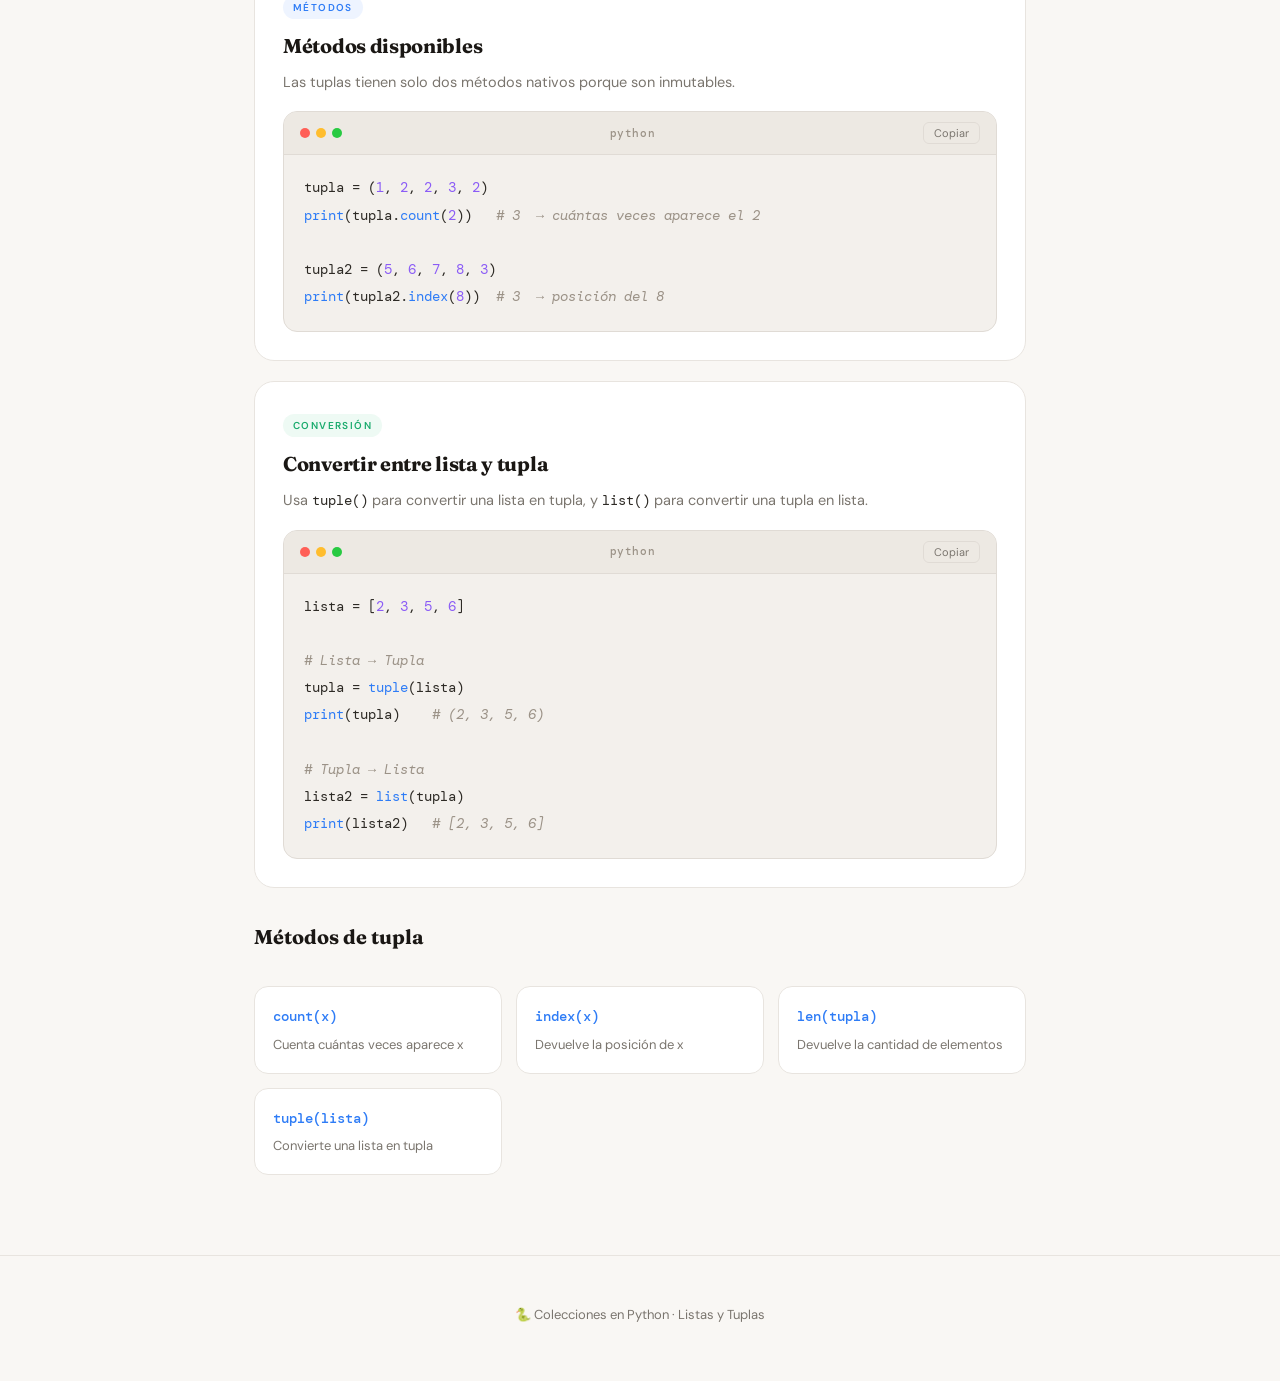
<file: contenido/colecciones.html>
<!DOCTYPE html>
<html lang="es">
<head>
<meta charset="UTF-8">
<meta name="viewport" content="width=device-width, initial-scale=1.0">
<title>Colecciones en Python</title>
<link href="https://fonts.googleapis.com/css2?family=Fraunces:ital,wght@0,400;0,700;0,900;1,400&family=DM+Mono:wght@400;500&family=DM+Sans:wght@300;400;500&display=swap" rel="stylesheet">
<link rel="stylesheet" href="../style/style_colecciones.css">
<link rel="icon" type="image/x-icon" href="../image/python.png">
</head>
<body>

<!-- HERO -->
<section class="hero">
  <div class="hero-eyebrow">🐍 Python · Estructuras de datos</div>
  <h1>Colecciones<br>en <em>Python</em></h1>
  <p class="hero-sub">Aprende a almacenar, organizar y manipular datos con listas y tuplas.</p>
  <div class="hero-pills">
    <a href="#listas" class="pill pill-list">📋 Listas</a>
    <a href="#tuplas" class="pill pill-tuple">📦 Tuplas</a>
  </div>
</section>

<div class="container">

  <!-- COMPARACIÓN RÁPIDA -->
  <section class="section">
    <div class="section-header">
      <div class="section-icon">⚡</div>
      <h2 class="section-title">Diferencias clave</h2>
    </div>
    <div class="compare-grid">
      <div class="compare-card list-card">
        <h4>📋 Lista</h4>
        <ul>
          <li>Se crea con corchetes <code>[ ]</code></li>
          <li>Es <strong>mutable</strong> — puedes cambiarla</li>
          <li>Permite agregar, eliminar y modificar</li>
          <li>Ideal para datos que cambian</li>
        </ul>
      </div>
      <div class="compare-card tuple-card">
        <h4>📦 Tupla</h4>
        <ul>
          <li>Se crea con paréntesis <code>( )</code></li>
          <li>Es <strong>inmutable</strong> — no se puede cambiar</li>
          <li>Solo permite leer sus elementos</li>
          <li>Ideal para datos fijos y constantes</li>
        </ul>
      </div>
    </div>
  </section>

  <div class="section-divider"></div>

  <!-- LISTAS -->
  <section class="section" id="listas">
    <div class="section-header">
      <div class="section-icon icon-list">📋</div>
      <h2 class="section-title">Listas</h2>
    </div>

    <!-- Crear -->
    <div class="concept">
      <span class="concept-label label-list">Fundamento</span>
      <h3>¿Qué es una lista?</h3>
      <p>Una lista es una colección <strong>ordenada y mutable</strong> de elementos. Puede contener datos de distinto tipo: números, texto, booleanos, incluso otras listas.</p>
      <div class="code-wrap">
        <div class="code-header">
          <div class="code-dots"><div class="dot dot-r"></div><div class="dot dot-y"></div><div class="dot dot-g"></div></div>
          <span class="code-lang">python</span>
          <button class="copy-btn" onclick="copyCode(this)">Copiar</button>
        </div>
        <pre><code><span class="cm"># Dos formas de crear una lista vacía</span>
lista = []
lista = <span class="cf">list</span>()

<span class="cm"># Lista con elementos</span>
frutas = [<span class="cs">"manzana"</span>, <span class="cs">"pera"</span>, <span class="cs">"uva"</span>]
numeros = [<span class="cn">1</span>, <span class="cn">2</span>, <span class="cn">3</span>, <span class="cn">4</span>, <span class="cn">5</span>]</code></pre>
      </div>
    </div>

    <!-- Agregar -->
    <div class="concept">
      <span class="concept-label label-method">Método</span>
      <h3>Agregar elementos — <code>append()</code></h3>
      <p>El método <code>append()</code> agrega un elemento al <strong>final</strong> de la lista. Se usa cuando no te importa la posición.</p>
      <div class="code-wrap">
        <div class="code-header">
          <div class="code-dots"><div class="dot dot-r"></div><div class="dot dot-y"></div><div class="dot dot-g"></div></div>
          <span class="code-lang">python</span>
          <button class="copy-btn" onclick="copyCode(this)">Copiar</button>
        </div>
        <pre><code>lista = []
lista.<span class="cf">append</span>(<span class="cn">2</span>)
lista.<span class="cf">append</span>(<span class="cn">6</span>)
lista.<span class="cf">append</span>(<span class="cn">7</span>)
<span class="cf">print</span>(lista)</code></pre>
      </div>
      <div class="output"><div class="output-label">Resultado</div>[2, 6, 7]</div>
    </div>

    <!-- Llenar con for -->
    <div class="concept">
      <span class="concept-label label-method">Técnica</span>
      <h3>Llenar con bucle <code>for</code></h3>
      <p>Combinar <code>for</code> + <code>range()</code> + <code>input()</code> permite pedirle al usuario que llene la lista con sus propios valores.</p>
      <div class="code-wrap">
        <div class="code-header">
          <div class="code-dots"><div class="dot dot-r"></div><div class="dot dot-y"></div><div class="dot dot-g"></div></div>
          <span class="code-lang">python</span>
          <button class="copy-btn" onclick="copyCode(this)">Copiar</button>
        </div>
        <pre><code>lista = []
<span class="ck">for</span> i <span class="ck">in</span> <span class="cf">range</span>(<span class="cn">3</span>):
    n = <span class="cf">int</span>(<span class="cf">input</span>(<span class="cs">f"Ingresa un número en la posición {i+1}: "</span>))
    lista.<span class="cf">append</span>(n)
<span class="cf">print</span>(lista)</code></pre>
      </div>
      <div class="output"><div class="output-label">Resultado (ejemplo)</div>[2, 4, 5]</div>
    </div>

    <!-- Insert -->
    <div class="concept">
      <span class="concept-label label-method">Método</span>
      <h3>Insertar en posición — <code>insert()</code></h3>
      <p><code>insert(posición, valor)</code> agrega un elemento en una posición específica. Los demás elementos se desplazan a la derecha.</p>
      <div class="note">
        <span class="note-icon">💡</span>
        <span>Los índices empiezan en <strong>0</strong>. El primer elemento es el índice 0, el segundo es el índice 1, y así sucesivamente.</span>
      </div>
      <div class="code-wrap">
        <div class="code-header">
          <div class="code-dots"><div class="dot dot-r"></div><div class="dot dot-y"></div><div class="dot dot-g"></div></div>
          <span class="code-lang">python</span>
          <button class="copy-btn" onclick="copyCode(this)">Copiar</button>
        </div>
        <pre><code>lista = [<span class="cn">3</span>, <span class="cn">4</span>, <span class="cn">5</span>]
lista.<span class="cf">insert</span>(<span class="cn">1</span>, <span class="cn">200</span>)  <span class="cm"># inserta 200 en el índice 1</span>
<span class="cf">print</span>(lista)</code></pre>
      </div>
      <div class="output"><div class="output-label">Resultado</div>[3, 200, 4, 5]</div>
    </div>

    <!-- Actualizar -->
    <div class="concept">
      <span class="concept-label label-method">Actualizar</span>
      <h3>Modificar un elemento</h3>
      <p>Para cambiar un valor, accede a él por su índice y asígnale el nuevo valor con <code>=</code>.</p>
      <div class="code-wrap">
        <div class="code-header">
          <div class="code-dots"><div class="dot dot-r"></div><div class="dot dot-y"></div><div class="dot dot-g"></div></div>
          <span class="code-lang">python</span>
          <button class="copy-btn" onclick="copyCode(this)">Copiar</button>
        </div>
        <pre><code>lista = [<span class="cn">3</span>, <span class="cn">4</span>, <span class="cn">5</span>]
lista[<span class="cn">0</span>] = <span class="cn">500</span>  <span class="cm"># cambia el primer elemento</span>
<span class="cf">print</span>(lista)</code></pre>
      </div>
      <div class="output"><div class="output-label">Resultado</div>[500, 4, 5]</div>
    </div>

    <!-- Eliminar -->
    <div class="concept">
      <span class="concept-label label-method">Eliminar</span>
      <h3>Eliminar por valor — <code>remove()</code></h3>
      <p><code>remove(valor)</code> busca y elimina la <strong>primera aparición</strong> del valor indicado.</p>
      <div class="code-wrap">
        <div class="code-header">
          <div class="code-dots"><div class="dot dot-r"></div><div class="dot dot-y"></div><div class="dot dot-g"></div></div>
          <span class="code-lang">python</span>
          <button class="copy-btn" onclick="copyCode(this)">Copiar</button>
        </div>
        <pre><code>lista = [<span class="cn">3</span>, <span class="cn">4</span>, <span class="cn">5</span>, <span class="cn">4</span>, <span class="cn">4</span>]
lista.<span class="cf">remove</span>(<span class="cn">4</span>)  <span class="cm"># elimina solo el primer 4</span>
<span class="cf">print</span>(lista)</code></pre>
      </div>
      <div class="output"><div class="output-label">Resultado</div>[3, 5, 4, 4]</div>
    </div>

    <!-- Pop -->
    <div class="concept">
      <span class="concept-label label-method">Eliminar</span>
      <h3>Eliminar por posición — <code>pop()</code></h3>
      <p><code>pop()</code> elimina y <strong>devuelve</strong> el elemento en la posición indicada. Sin argumento, elimina el último.</p>
      <div class="code-wrap">
        <div class="code-header">
          <div class="code-dots"><div class="dot dot-r"></div><div class="dot dot-y"></div><div class="dot dot-g"></div></div>
          <span class="code-lang">python</span>
          <button class="copy-btn" onclick="copyCode(this)">Copiar</button>
        </div>
        <pre><code>lista = [<span class="cn">3</span>, <span class="cn">4</span>, <span class="cn">5</span>, <span class="cn">4</span>, <span class="cn">4</span>]

lista.<span class="cf">pop</span>()       <span class="cm"># sin argumento → elimina el último</span>
<span class="cf">print</span>(lista)    <span class="cm"># [3, 4, 5, 4]</span>

lista.<span class="cf">pop</span>(<span class="cn">1</span>)     <span class="cm"># con índice → elimina el elemento en pos 1</span>
<span class="cf">print</span>(lista)    <span class="cm"># [3, 5, 4]</span></code></pre>
      </div>
    </div>

    <!-- Métodos de lista -->
    <div class="section-header" style="margin-top:32px;">
      <h3 style="font-family:'Fraunces',serif;font-size:20px;font-weight:700;">Resumen de métodos</h3>
    </div>
    <div class="methods-grid">
      <div class="method-card"><div class="method-name">append(x)</div><div class="method-desc">Agrega x al final de la lista</div></div>
      <div class="method-card"><div class="method-name">insert(i, x)</div><div class="method-desc">Inserta x en la posición i</div></div>
      <div class="method-card"><div class="method-name">remove(x)</div><div class="method-desc">Elimina la primera aparición de x</div></div>
      <div class="method-card"><div class="method-name">pop(i)</div><div class="method-desc">Elimina y devuelve el elemento en i</div></div>
      <div class="method-card"><div class="method-name">len(lista)</div><div class="method-desc">Devuelve la cantidad de elementos</div></div>
      <div class="method-card"><div class="method-name">sort()</div><div class="method-desc">Ordena la lista de menor a mayor</div></div>
    </div>
  </section>

  <div class="section-divider"></div>

  <!-- TUPLAS -->
  <section class="section" id="tuplas">
    <div class="section-header">
      <div class="section-icon icon-tuple">📦</div>
      <h2 class="section-title">Tuplas</h2>
    </div>

    <div class="concept">
      <span class="concept-label label-tuple">Fundamento</span>
      <h3>¿Qué es una tupla?</h3>
      <p>Una tupla es una colección <strong>ordenada e inmutable</strong>. Una vez creada, sus elementos no pueden cambiar. Se usa para datos que no deben modificarse, como coordenadas, fechas o configuraciones.</p>
      <div class="code-wrap">
        <div class="code-header">
          <div class="code-dots"><div class="dot dot-r"></div><div class="dot dot-y"></div><div class="dot dot-g"></div></div>
          <span class="code-lang">python</span>
          <button class="copy-btn" onclick="copyCode(this)">Copiar</button>
        </div>
        <pre><code>tupla = (<span class="cn">4</span>, <span class="cn">5</span>, <span class="cn">6</span>)
<span class="cf">print</span>(tupla)      <span class="cm"># (4, 5, 6)</span>
<span class="cf">print</span>(tupla[<span class="cn">2</span>])   <span class="cm"># 6  → accede por índice</span></code></pre>
      </div>
    </div>

    <!-- Recorrer -->
    <div class="concept">
      <span class="concept-label label-method">Técnica</span>
      <h3>Recorrer una tupla con <code>for</code></h3>
      <p>Igual que las listas, puedes iterar sobre una tupla con un bucle <code>for</code>.</p>
      <div class="code-wrap">
        <div class="code-header">
          <div class="code-dots"><div class="dot dot-r"></div><div class="dot dot-y"></div><div class="dot dot-g"></div></div>
          <span class="code-lang">python</span>
          <button class="copy-btn" onclick="copyCode(this)">Copiar</button>
        </div>
        <pre><code>tupla = (<span class="cn">4</span>, <span class="cn">5</span>, <span class="cn">6</span>)
<span class="ck">for</span> i <span class="ck">in</span> tupla:
    <span class="cf">print</span>(i)</code></pre>
      </div>
      <div class="output"><div class="output-label">Resultado</div>4<br>5<br>6</div>
    </div>

    <!-- Desempaquetar -->
    <div class="concept">
      <span class="concept-label label-tuple">Avanzado</span>
      <h3>Desempaquetar tuplas</h3>
      <p>Puedes asignar cada elemento de una tupla a una variable diferente en una sola línea. Es muy útil cuando una función devuelve múltiples valores.</p>
      <div class="code-wrap">
        <div class="code-header">
          <div class="code-dots"><div class="dot dot-r"></div><div class="dot dot-y"></div><div class="dot dot-g"></div></div>
          <span class="code-lang">python</span>
          <button class="copy-btn" onclick="copyCode(this)">Copiar</button>
        </div>
        <pre><code><span class="ck">def</span> <span class="cf">operacion</span>(a, b):
    suma           = a + b
    resta          = a - b
    multiplicacion = a * b
    <span class="ck">return</span> suma, resta, multiplicacion   <span class="cm"># devuelve tupla</span>

<span class="cm"># Desempaquetamos los 3 valores en 3 variables</span>
suma, resta, multi = <span class="cf">operacion</span>(<span class="cn">7</span>, <span class="cn">3</span>)
<span class="cf">print</span>(<span class="cs">f"Suma: {suma}, Resta: {resta}, Multi: {multi}"</span>)</code></pre>
      </div>
      <div class="output"><div class="output-label">Resultado</div>Suma: 10, Resta: 4, Multi: 21</div>
    </div>

    <!-- Métodos tuplas -->
    <div class="concept">
      <span class="concept-label label-tuple">Métodos</span>
      <h3>Métodos disponibles</h3>
      <p>Las tuplas tienen solo dos métodos nativos porque son inmutables.</p>
      <div class="code-wrap">
        <div class="code-header">
          <div class="code-dots"><div class="dot dot-r"></div><div class="dot dot-y"></div><div class="dot dot-g"></div></div>
          <span class="code-lang">python</span>
          <button class="copy-btn" onclick="copyCode(this)">Copiar</button>
        </div>
        <pre><code>tupla = (<span class="cn">1</span>, <span class="cn">2</span>, <span class="cn">2</span>, <span class="cn">3</span>, <span class="cn">2</span>)
<span class="cf">print</span>(tupla.<span class="cf">count</span>(<span class="cn">2</span>))   <span class="cm"># 3  → cuántas veces aparece el 2</span>

tupla2 = (<span class="cn">5</span>, <span class="cn">6</span>, <span class="cn">7</span>, <span class="cn">8</span>, <span class="cn">3</span>)
<span class="cf">print</span>(tupla2.<span class="cf">index</span>(<span class="cn">8</span>))  <span class="cm"># 3  → posición del 8</span></code></pre>
      </div>
    </div>

    <!-- Convertir -->
    <div class="concept">
      <span class="concept-label label-method">Conversión</span>
      <h3>Convertir entre lista y tupla</h3>
      <p>Usa <code>tuple()</code> para convertir una lista en tupla, y <code>list()</code> para convertir una tupla en lista.</p>
      <div class="code-wrap">
        <div class="code-header">
          <div class="code-dots"><div class="dot dot-r"></div><div class="dot dot-y"></div><div class="dot dot-g"></div></div>
          <span class="code-lang">python</span>
          <button class="copy-btn" onclick="copyCode(this)">Copiar</button>
        </div>
        <pre><code>lista = [<span class="cn">2</span>, <span class="cn">3</span>, <span class="cn">5</span>, <span class="cn">6</span>]

<span class="cm"># Lista → Tupla</span>
tupla = <span class="cf">tuple</span>(lista)
<span class="cf">print</span>(tupla)    <span class="cm"># (2, 3, 5, 6)</span>

<span class="cm"># Tupla → Lista</span>
lista2 = <span class="cf">list</span>(tupla)
<span class="cf">print</span>(lista2)   <span class="cm"># [2, 3, 5, 6]</span></code></pre>
      </div>
    </div>

    <!-- Métodos de tupla -->
    <div class="section-header" style="margin-top:32px;">
      <h3 style="font-family:'Fraunces',serif;font-size:20px;font-weight:700;">Métodos de tupla</h3>
    </div>
    <div class="methods-grid">
      <div class="method-card"><div class="method-name tuple-method">count(x)</div><div class="method-desc">Cuenta cuántas veces aparece x</div></div>
      <div class="method-card"><div class="method-name tuple-method">index(x)</div><div class="method-desc">Devuelve la posición de x</div></div>
      <div class="method-card"><div class="method-name tuple-method">len(tupla)</div><div class="method-desc">Devuelve la cantidad de elementos</div></div>
      <div class="method-card"><div class="method-name tuple-method">tuple(lista)</div><div class="method-desc">Convierte una lista en tupla</div></div>
    </div>
  </section>

</div>

<!-- FOOTER -->
<footer class="footer">
  <p>🐍 Colecciones en Python · Listas y Tuplas</p>
</footer>

<script>
  function copyCode(btn) {
    const pre = btn.closest('.code-wrap').querySelector('pre');
    const text = pre.innerText;
    navigator.clipboard.writeText(text).then(() => {
      btn.textContent = '✓ Copiado';
      btn.classList.add('copied');
      setTimeout(() => {
        btn.textContent = 'Copiar';
        btn.classList.remove('copied');
      }, 2000);
    });
  }

  // Scroll reveal
  const observer = new IntersectionObserver((entries) => {
    entries.forEach(e => {
      if (e.isIntersecting) {
        e.target.style.animation = 'fadeUp 0.5s ease both';
        observer.unobserve(e.target);
      }
    });
  }, { threshold: 0.1 });

  document.querySelectorAll('.concept, .method-card, .compare-card').forEach(el => {
    el.style.opacity = '0';
    observer.observe(el);
  });
</script>
</body>
</html>
</file>
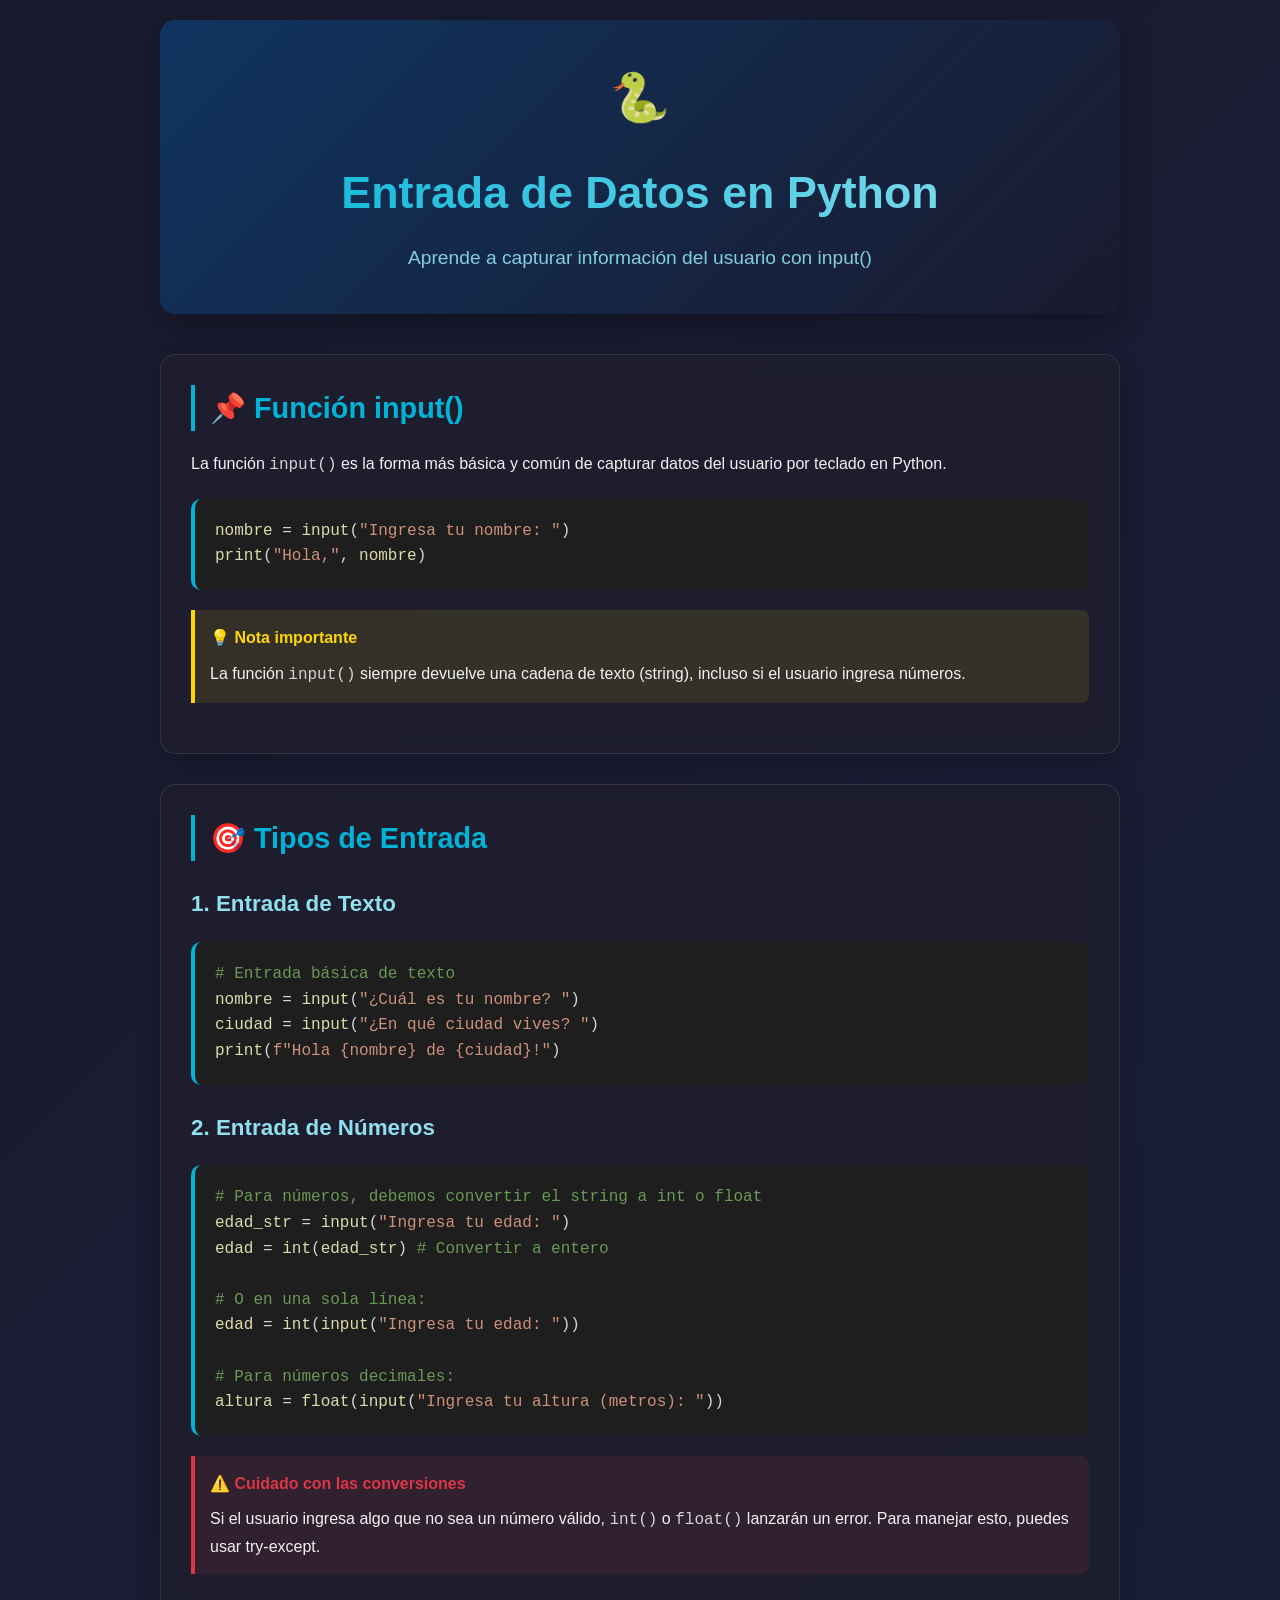
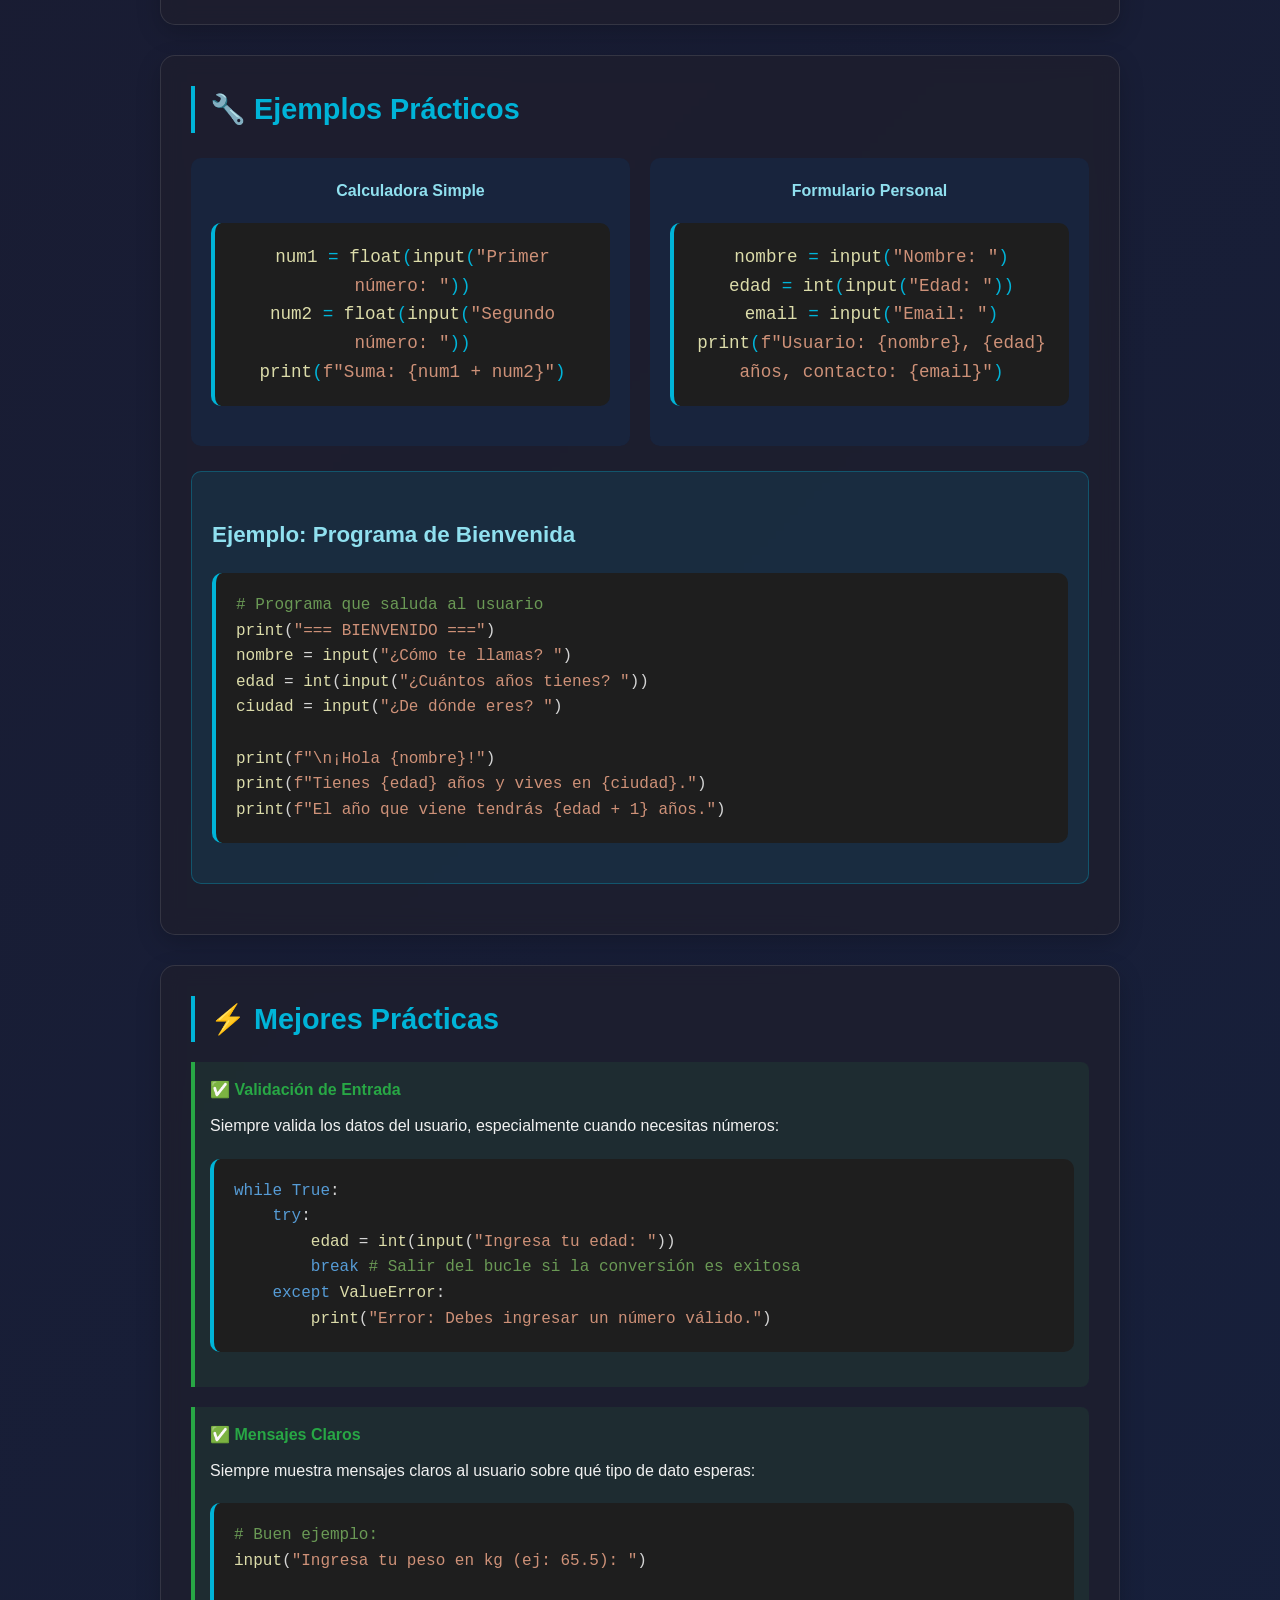
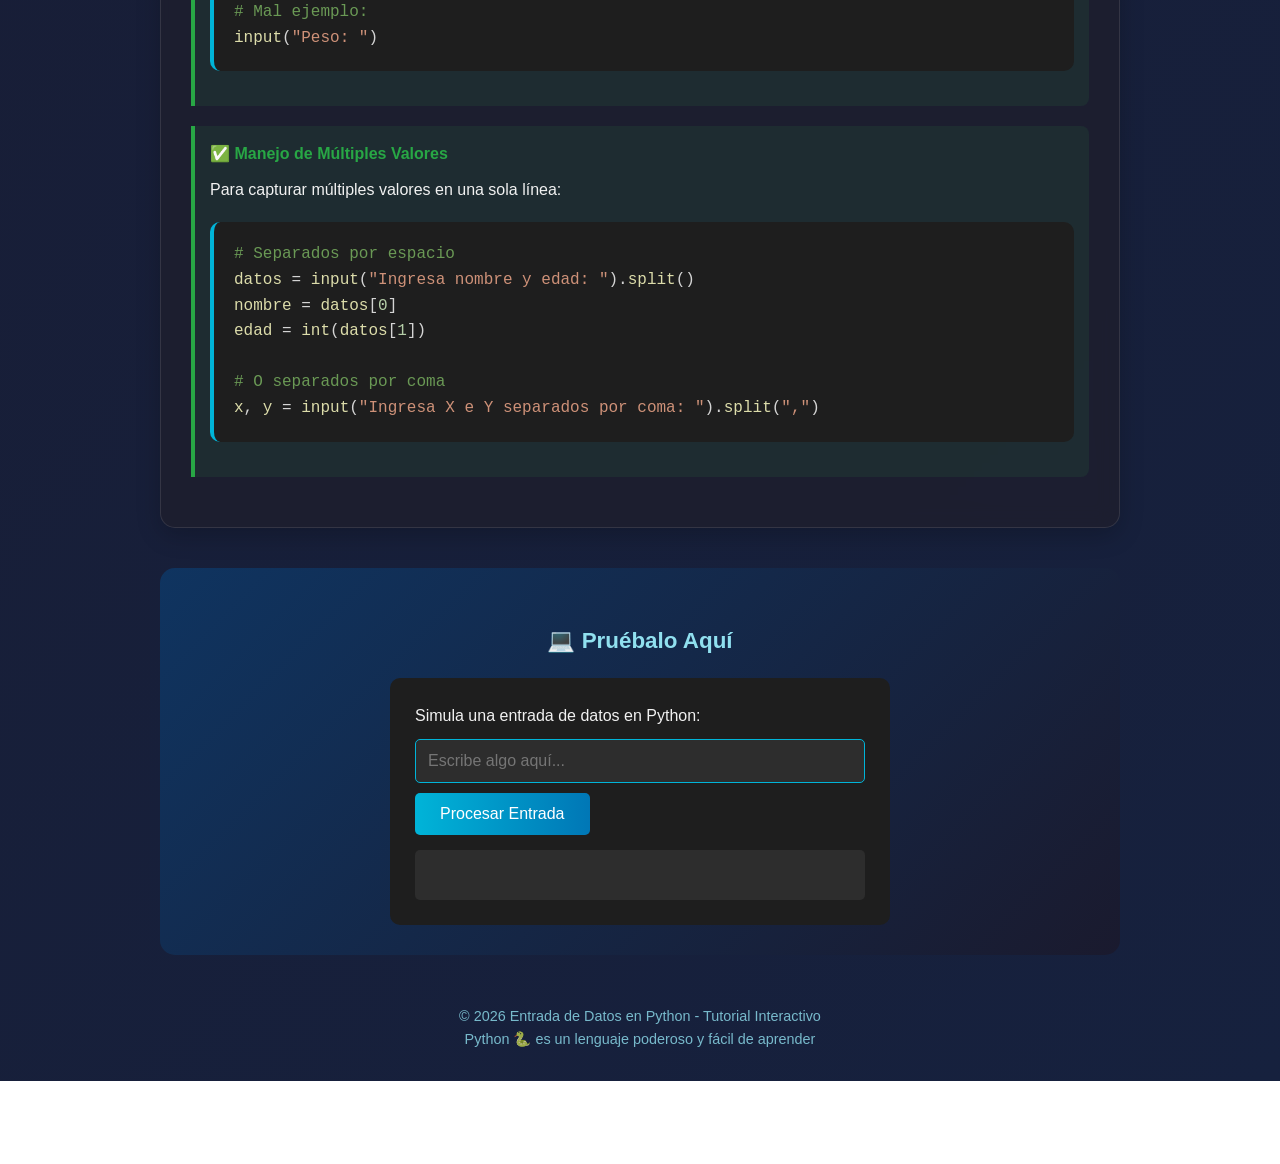
<file: contenido/entrada_datos.html>
<!DOCTYPE html>
<html lang="es">
<head>
    <meta charset="UTF-8">
    <meta name="viewport" content="width=device-width, initial-scale=1.0">
    <title>Entrada de Datos en Python</title>
     <link rel="icon" type="image/x-icon" href="../image/python.png">
    <link rel="stylesheet" href="../style/style_entrada_datos.css">
</head>
<body>
    <div class="container">
        <header>
            <div class="python-icon">🐍</div>
            <h1>Entrada de Datos en Python</h1>
            <p class="subtitle">Aprende a capturar información del usuario con input()</p>
        </header>

        <section class="section">
            <h2>📌 Función input()</h2>
            <p>La función <code>input()</code> es la forma más básica y común de capturar datos del usuario por teclado en Python.</p>
            
            <div class="code-block">
                <code>
                    <span class="function">nombre</span> = <span class="function">input</span>(<span class="string">"Ingresa tu nombre: "</span>)<br>
                    <span class="function">print</span>(<span class="string">"Hola,"</span>, <span class="function">nombre</span>)<br>
                </code>
            </div>

            <div class="note">
                <h4>💡 Nota importante</h4>
                <p>La función <code>input()</code> siempre devuelve una cadena de texto (string), incluso si el usuario ingresa números.</p>
            </div>
        </section>

        <section class="section">
            <h2>🎯 Tipos de Entrada</h2>
            
            <h3>1. Entrada de Texto</h3>
            <div class="code-block">
                <code>
                    <span class="comment"># Entrada básica de texto</span><br>
                    <span class="function">nombre</span> = <span class="function">input</span>(<span class="string">"¿Cuál es tu nombre? "</span>)<br>
                    <span class="function">ciudad</span> = <span class="function">input</span>(<span class="string">"¿En qué ciudad vives? "</span>)<br>
                    <span class="function">print</span>(<span class="string">f"Hola {nombre} de {ciudad}!"</span>)<br>
                </code>
            </div>

            <h3>2. Entrada de Números</h3>
            <div class="code-block">
                <code>
                    <span class="comment"># Para números, debemos convertir el string a int o float</span><br>
                    <span class="function">edad_str</span> = <span class="function">input</span>(<span class="string">"Ingresa tu edad: "</span>)<br>
                    <span class="function">edad</span> = <span class="function">int</span>(<span class="function">edad_str</span>)  <span class="comment"># Convertir a entero</span><br><br>
                    
                    <span class="comment"># O en una sola línea:</span><br>
                    <span class="function">edad</span> = <span class="function">int</span>(<span class="function">input</span>(<span class="string">"Ingresa tu edad: "</span>))<br><br>
                    
                    <span class="comment"># Para números decimales:</span><br>
                    <span class="function">altura</span> = <span class="function">float</span>(<span class="function">input</span>(<span class="string">"Ingresa tu altura (metros): "</span>))<br>
                </code>
            </div>

            <div class="warning">
                <h4>⚠️ Cuidado con las conversiones</h4>
                <p>Si el usuario ingresa algo que no sea un número válido, <code>int()</code> o <code>float()</code> lanzarán un error. Para manejar esto, puedes usar try-except.</p>
            </div>
        </section>

        <section class="section">
            <h2>🔧 Ejemplos Prácticos</h2>
            
            <div class="input-example">
                <div class="input-card">
                    <h4>Calculadora Simple</h4>
                    <div class="code-block">
                        <code>
                            <span class="function">num1</span> = <span class="function">float</span>(<span class="function">input</span>(<span class="string">"Primer número: "</span>))<br>
                            <span class="function">num2</span> = <span class="function">float</span>(<span class="function">input</span>(<span class="string">"Segundo número: "</span>))<br>
                            <span class="function">print</span>(<span class="string">f"Suma: {num1 + num2}"</span>)<br>
                        </code>
                    </div>
                </div>

                <div class="input-card">
                    <h4>Formulario Personal</h4>
                    <div class="code-block">
                        <code>
                            <span class="function">nombre</span> = <span class="function">input</span>(<span class="string">"Nombre: "</span>)<br>
                            <span class="function">edad</span> = <span class="function">int</span>(<span class="function">input</span>(<span class="string">"Edad: "</span>))<br>
                            <span class="function">email</span> = <span class="function">input</span>(<span class="string">"Email: "</span>)<br>
                            <span class="function">print</span>(<span class="string">f"Usuario: {nombre}, {edad} años, contacto: {email}"</span>)<br>
                        </code>
                    </div>
                </div>
            </div>

            <div class="example-box">
                <h3>Ejemplo: Programa de Bienvenida</h3>
                <div class="code-block">
                    <code>
                        <span class="comment"># Programa que saluda al usuario</span><br>
                        <span class="function">print</span>(<span class="string">"=== BIENVENIDO ==="</span>)<br>
                        <span class="function">nombre</span> = <span class="function">input</span>(<span class="string">"¿Cómo te llamas? "</span>)<br>
                        <span class="function">edad</span> = <span class="function">int</span>(<span class="function">input</span>(<span class="string">"¿Cuántos años tienes? "</span>))<br>
                        <span class="function">ciudad</span> = <span class="function">input</span>(<span class="string">"¿De dónde eres? "</span>)<br><br>
                        
                        <span class="function">print</span>(<span class="string">f"\n¡Hola {nombre}!"</span>)<br>
                        <span class="function">print</span>(<span class="string">f"Tienes {edad} años y vives en {ciudad}."</span>)<br>
                        <span class="function">print</span>(<span class="string">f"El año que viene tendrás {edad + 1} años."</span>)<br>
                    </code>
                </div>
            </div>
        </section>

        <section class="section">
            <h2>⚡ Mejores Prácticas</h2>
            
            <div class="tip">
                <h4>✅ Validación de Entrada</h4>
                <p>Siempre valida los datos del usuario, especialmente cuando necesitas números:</p>
                <div class="code-block">
                    <code>
                        <span class="keyword">while</span> <span class="keyword">True</span>:<br>
                        &nbsp;&nbsp;&nbsp;&nbsp;<span class="keyword">try</span>:<br>
                        &nbsp;&nbsp;&nbsp;&nbsp;&nbsp;&nbsp;&nbsp;&nbsp;<span class="function">edad</span> = <span class="function">int</span>(<span class="function">input</span>(<span class="string">"Ingresa tu edad: "</span>))<br>
                        &nbsp;&nbsp;&nbsp;&nbsp;&nbsp;&nbsp;&nbsp;&nbsp;<span class="keyword">break</span>  <span class="comment"># Salir del bucle si la conversión es exitosa</span><br>
                        &nbsp;&nbsp;&nbsp;&nbsp;<span class="keyword">except</span> <span class="function">ValueError</span>:<br>
                        &nbsp;&nbsp;&nbsp;&nbsp;&nbsp;&nbsp;&nbsp;&nbsp;<span class="function">print</span>(<span class="string">"Error: Debes ingresar un número válido."</span>)<br>
                    </code>
                </div>
            </div>

            <div class="tip">
                <h4>✅ Mensajes Claros</h4>
                <p>Siempre muestra mensajes claros al usuario sobre qué tipo de dato esperas:</p>
                <div class="code-block">
                    <code>
                        <span class="comment"># Buen ejemplo:</span><br>
                        <span class="function">input</span>(<span class="string">"Ingresa tu peso en kg (ej: 65.5): "</span>)<br><br>
                        
                        <span class="comment"># Mal ejemplo:</span><br>
                        <span class="function">input</span>(<span class="string">"Peso: "</span>)<br>
                    </code>
                </div>
            </div>

            <div class="tip">
                <h4>✅ Manejo de Múltiples Valores</h4>
                <p>Para capturar múltiples valores en una sola línea:</p>
                <div class="code-block">
                    <code>
                        <span class="comment"># Separados por espacio</span><br>
                        <span class="function">datos</span> = <span class="function">input</span>(<span class="string">"Ingresa nombre y edad: "</span>).<span class="function">split</span>()<br>
                        <span class="function">nombre</span> = <span class="function">datos</span>[<span class="number">0</span>]<br>
                        <span class="function">edad</span> = <span class="function">int</span>(<span class="function">datos</span>[<span class="number">1</span>])<br><br>
                        
                        <span class="comment"># O separados por coma</span><br>
                        <span class="function">x</span>, <span class="function">y</span> = <span class="function">input</span>(<span class="string">"Ingresa X e Y separados por coma: "</span>).<span class="function">split</span>(<span class="string">","</span>)<br>
                    </code>
                </div>
            </div>
        </section>

        <section class="try-it">
            <h3>💻 Pruébalo Aquí</h3>
            <div class="simulator">
                <p>Simula una entrada de datos en Python:</p>
                <input type="text" id="simInput" class="simulator-input" placeholder="Escribe algo aquí...">
                <button onclick="processInput()" class="simulator-btn">Procesar Entrada</button>
                <div class="output" id="output"></div>
            </div>
        </section>
    </div>

    <footer>
        <p>© 2026 Entrada de Datos en Python - Tutorial Interactivo</p>
        <p>Python 🐍 es un lenguaje poderoso y fácil de aprender</p>
    </footer>

    <script>
        function processInput() {
            const input = document.getElementById('simInput').value;
            const output = document.getElementById('output');
            
            if (!input.trim()) {
                output.innerHTML = '<span style="color: #dc3545">⚠️ No ingresaste ningún dato</span>';
                return;
            }
            
            // Simular diferentes procesamientos
            if (!isNaN(input)) {
                // Es un número
                const num = parseFloat(input);
                output.innerHTML = `
                    <strong>Entrada detectada como número:</strong><br>
                    Tipo: ${Number.isInteger(num) ? 'Entero (int)' : 'Decimal (float)'}<br>
                    Valor: ${num}<br>
                    Duplicado: ${num * 2}<br>
                    Raíz cuadrada: ${Math.sqrt(Math.abs(num)).toFixed(2)}
                `;
            } else if (input.includes(',') || input.includes(' ')) {
                // Múltiples valores
                const values = input.split(input.includes(',') ? ',' : ' ');
                output.innerHTML = `
                    <strong>Múltiples valores detectados:</strong><br>
                    Número de elementos: ${values.length}<br>
                    Elementos: ${values.map(v => `"${v.trim()}"`).join(', ')}<br>
                    Primer elemento: "${values[0].trim()}"<br>
                    Último elemento: "${values[values.length - 1].trim()}"
                `;
            } else {
                // Texto simple
                output.innerHTML = `
                    <strong>Entrada detectada como texto (string):</strong><br>
                    Longitud: ${input.length} caracteres<br>
                    En mayúsculas: "${input.toUpperCase()}"<br>
                    En minúsculas: "${input.toLowerCase()}"<br>
                    Invertido: "${input.split('').reverse().join('')}"
                `;
            }
        }

        // Permitir Enter para procesar
        document.getElementById('simInput').addEventListener('keypress', function(e) {
            if (e.key === 'Enter') {
                processInput();
            }
        });
    </script>
</body>
</html>
</file>
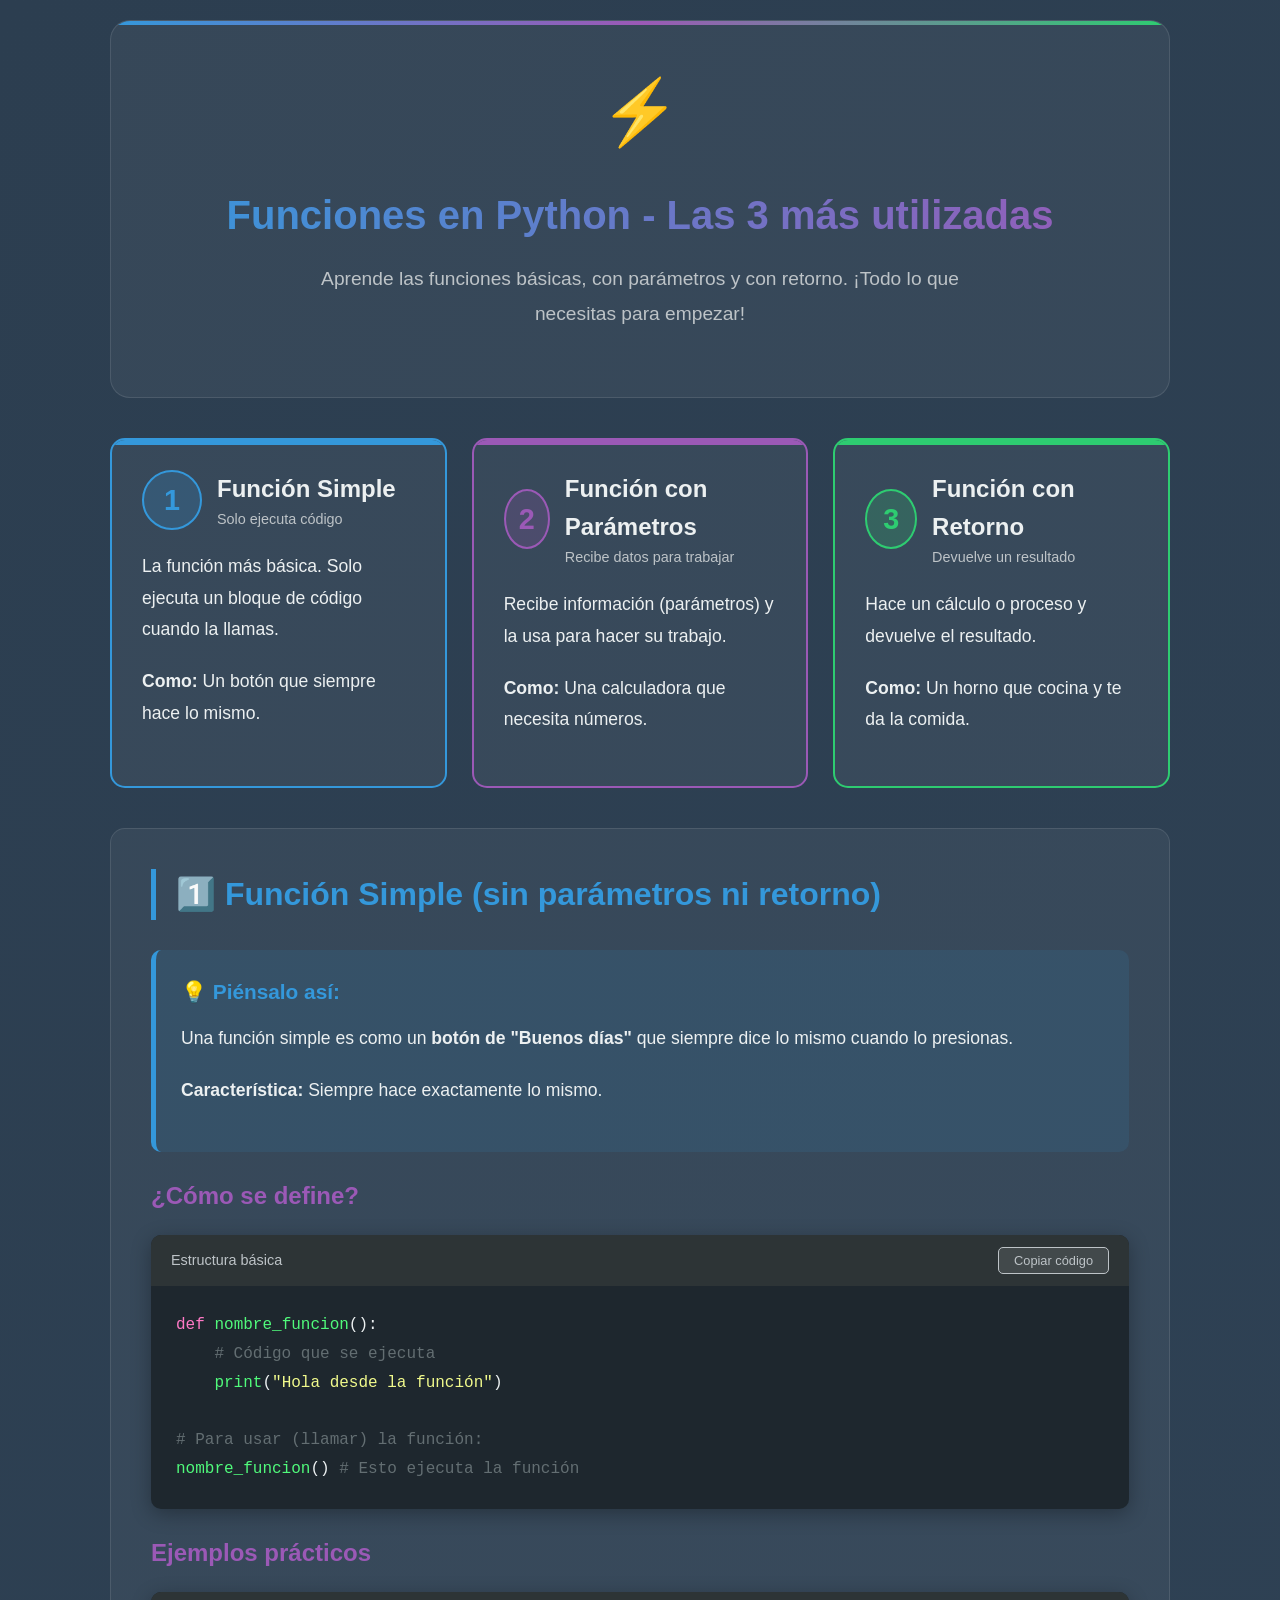
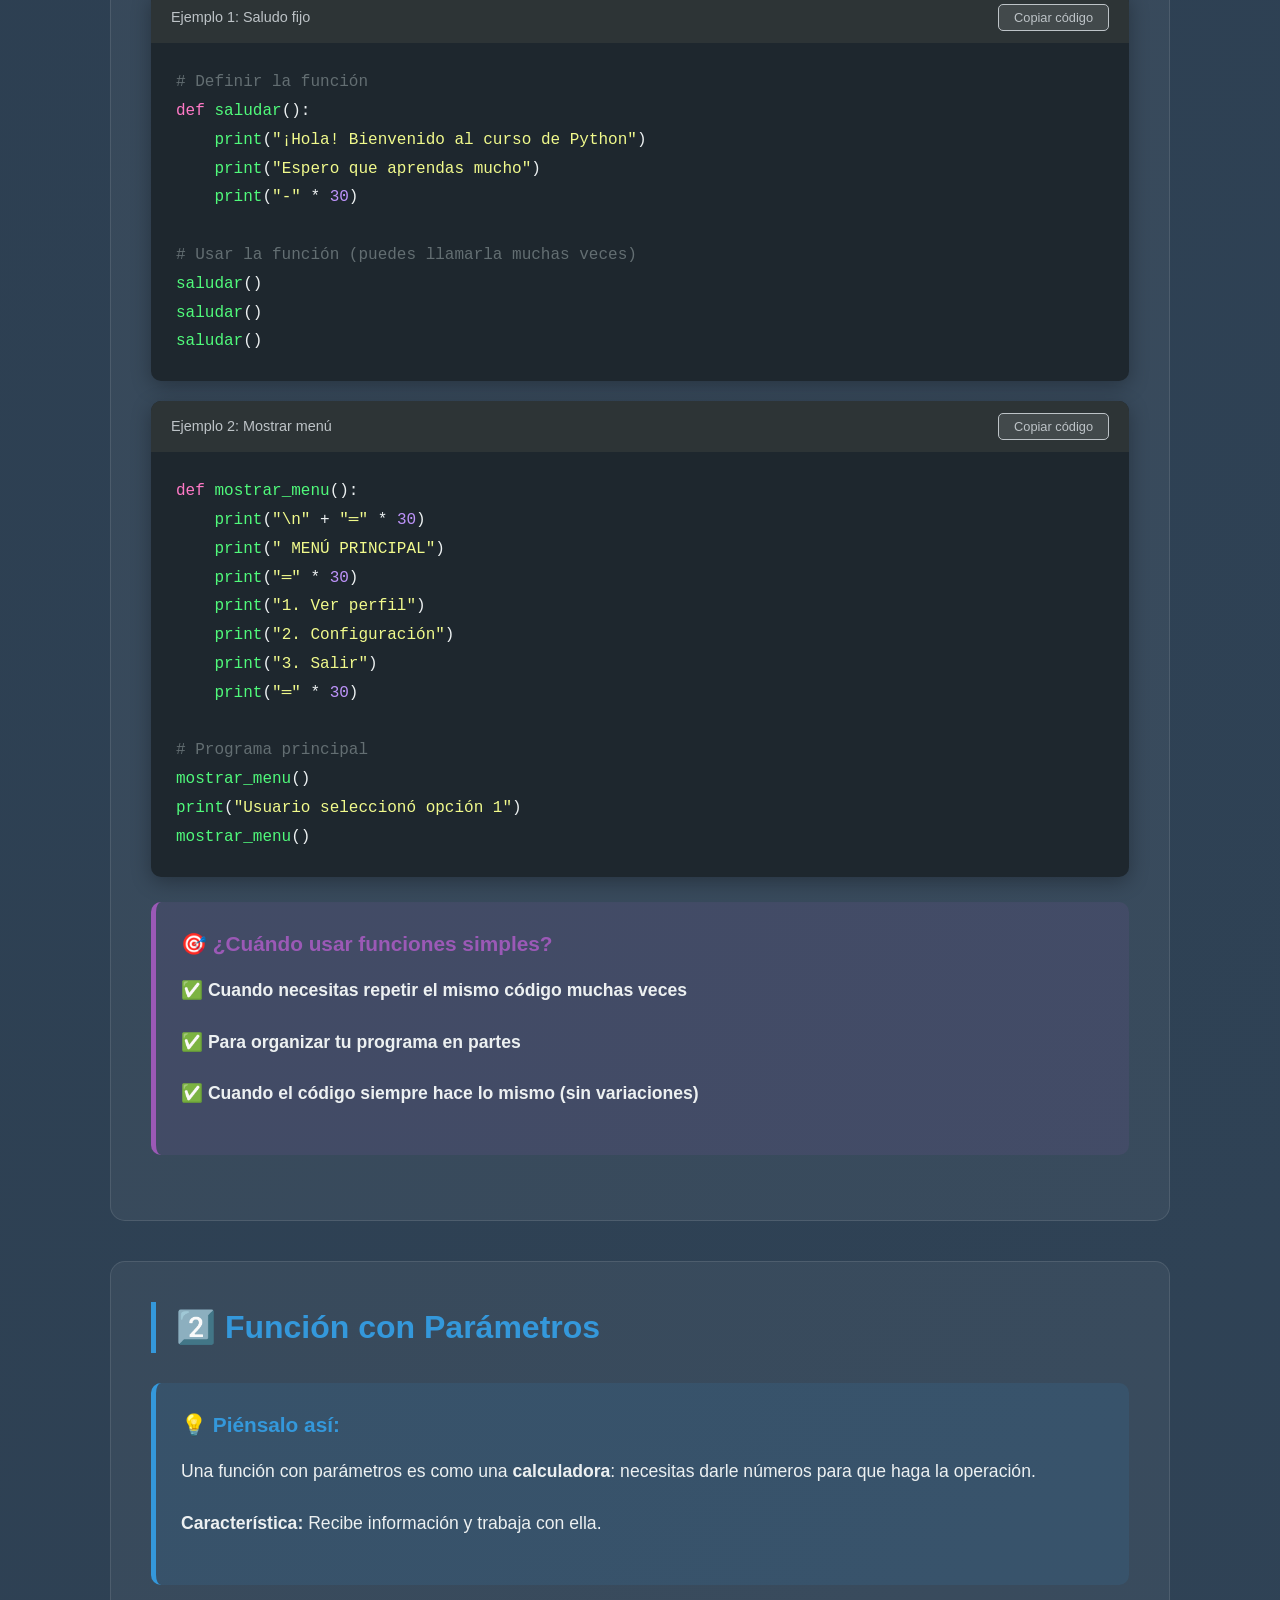
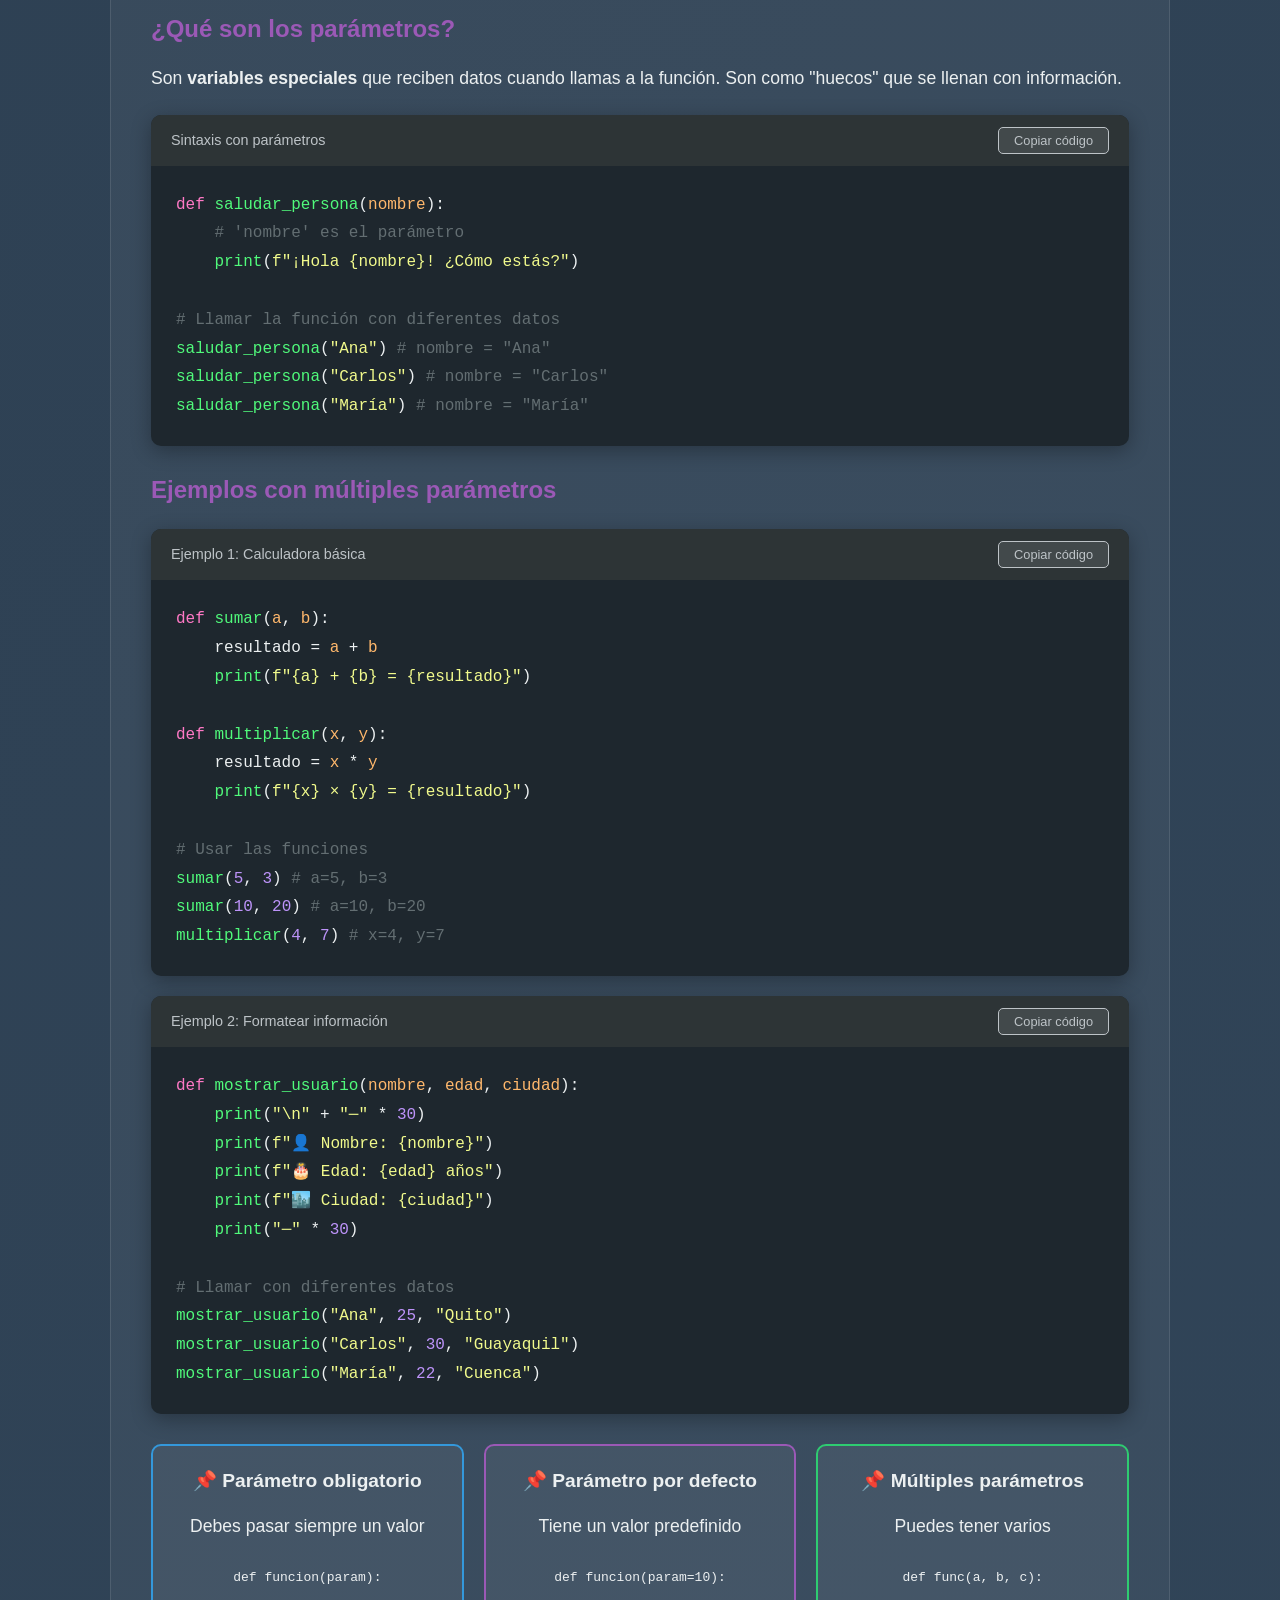
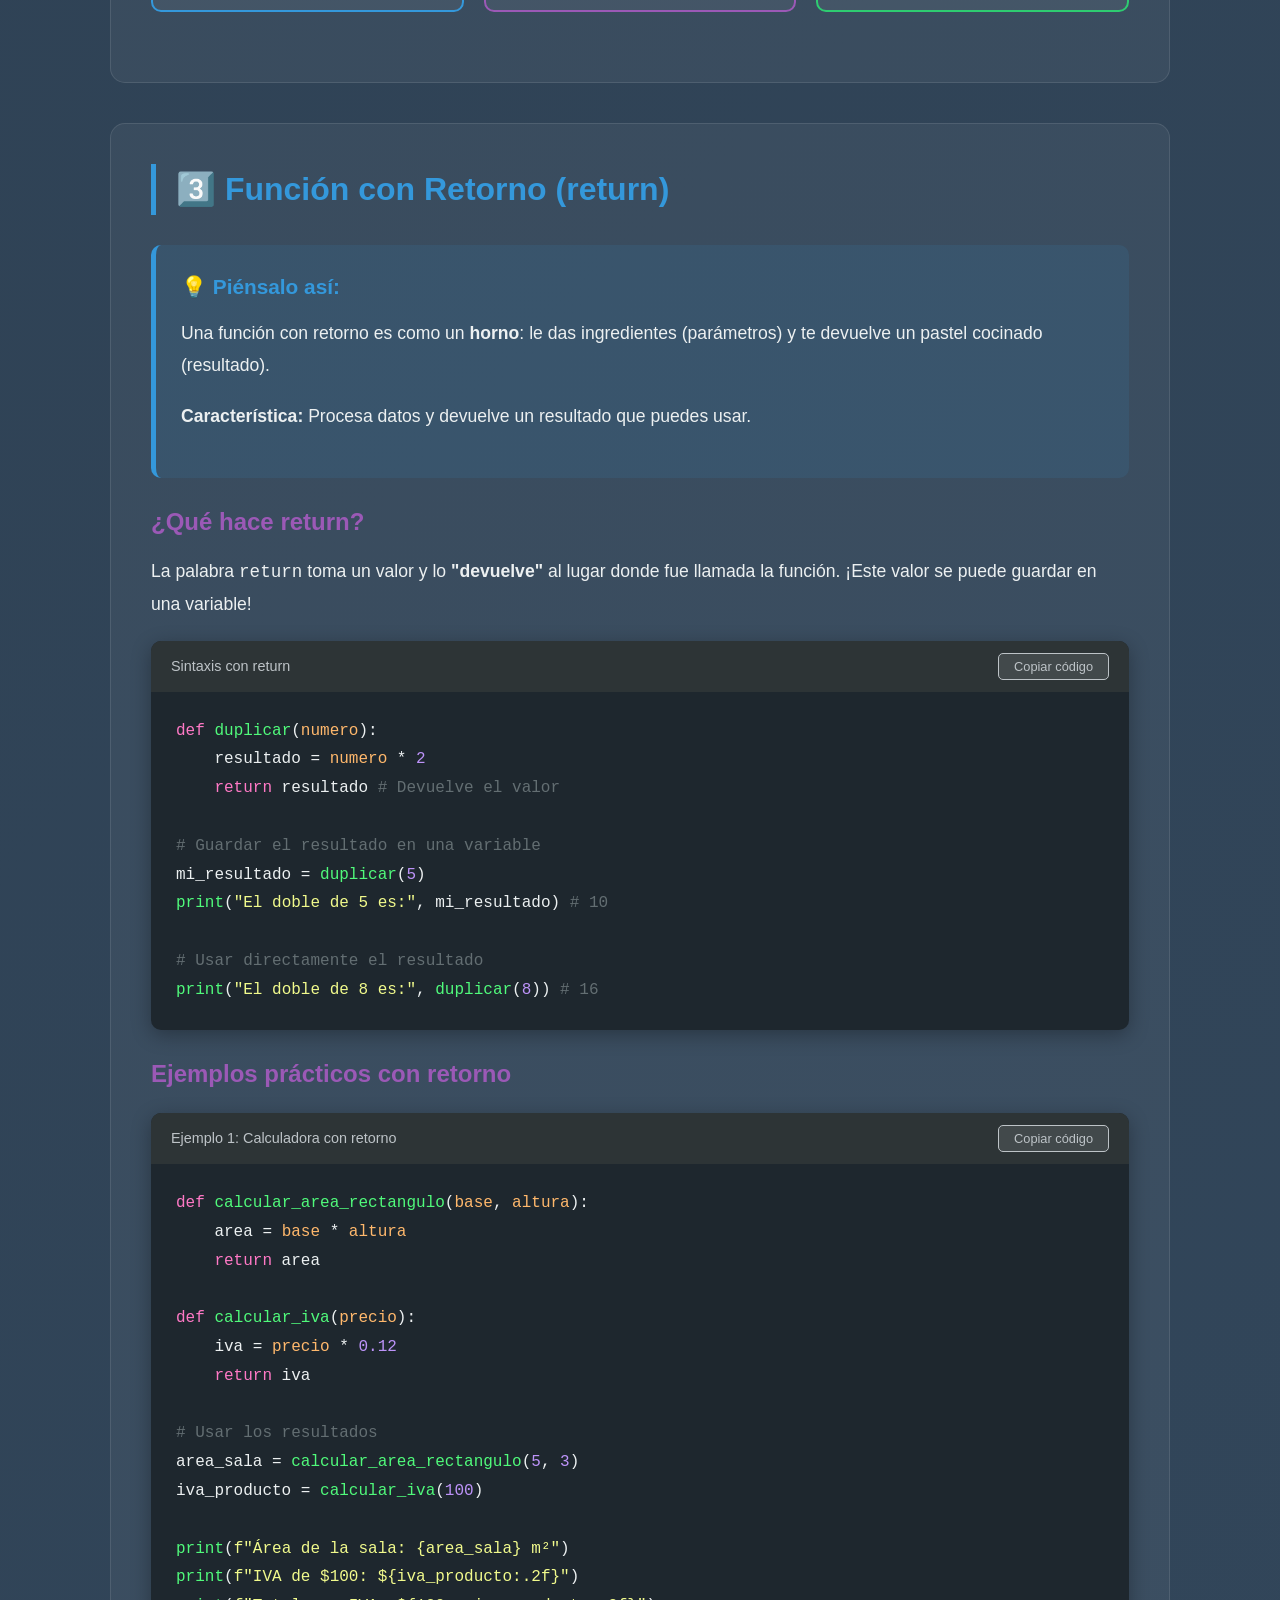
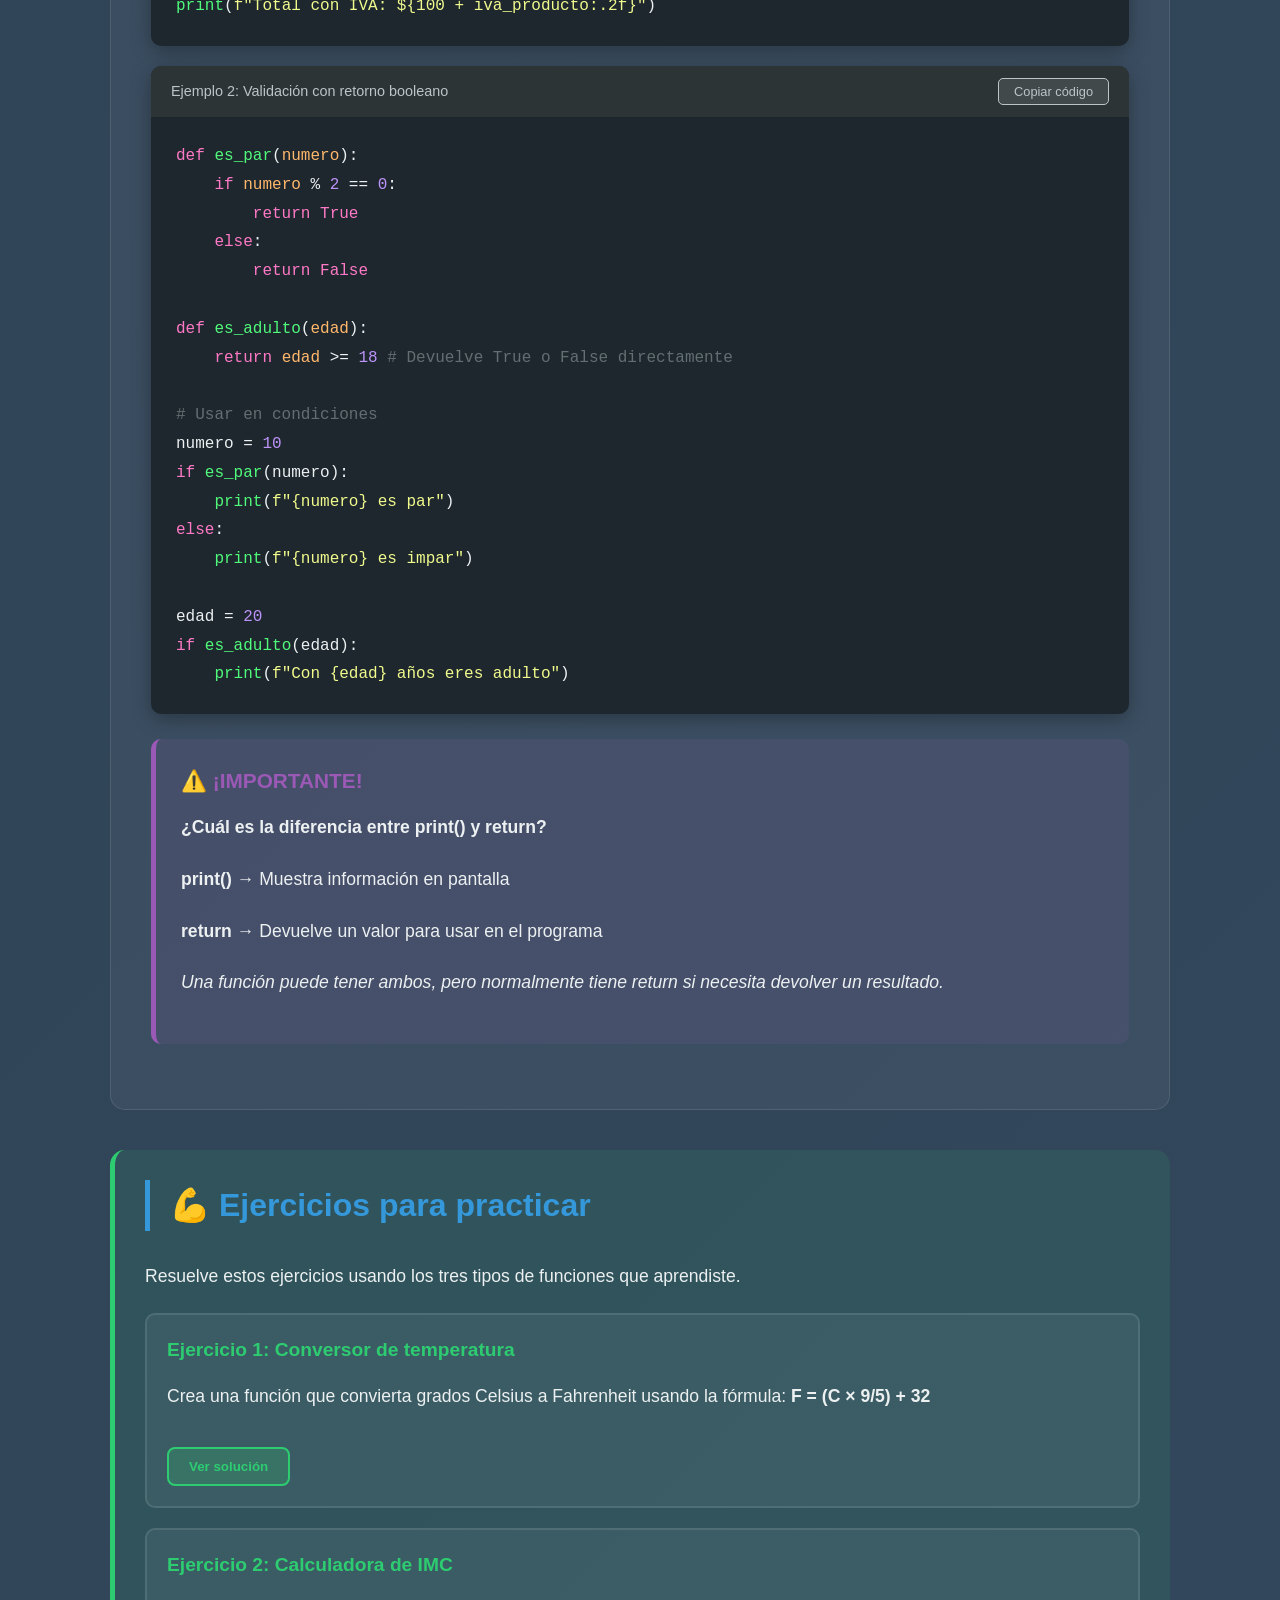
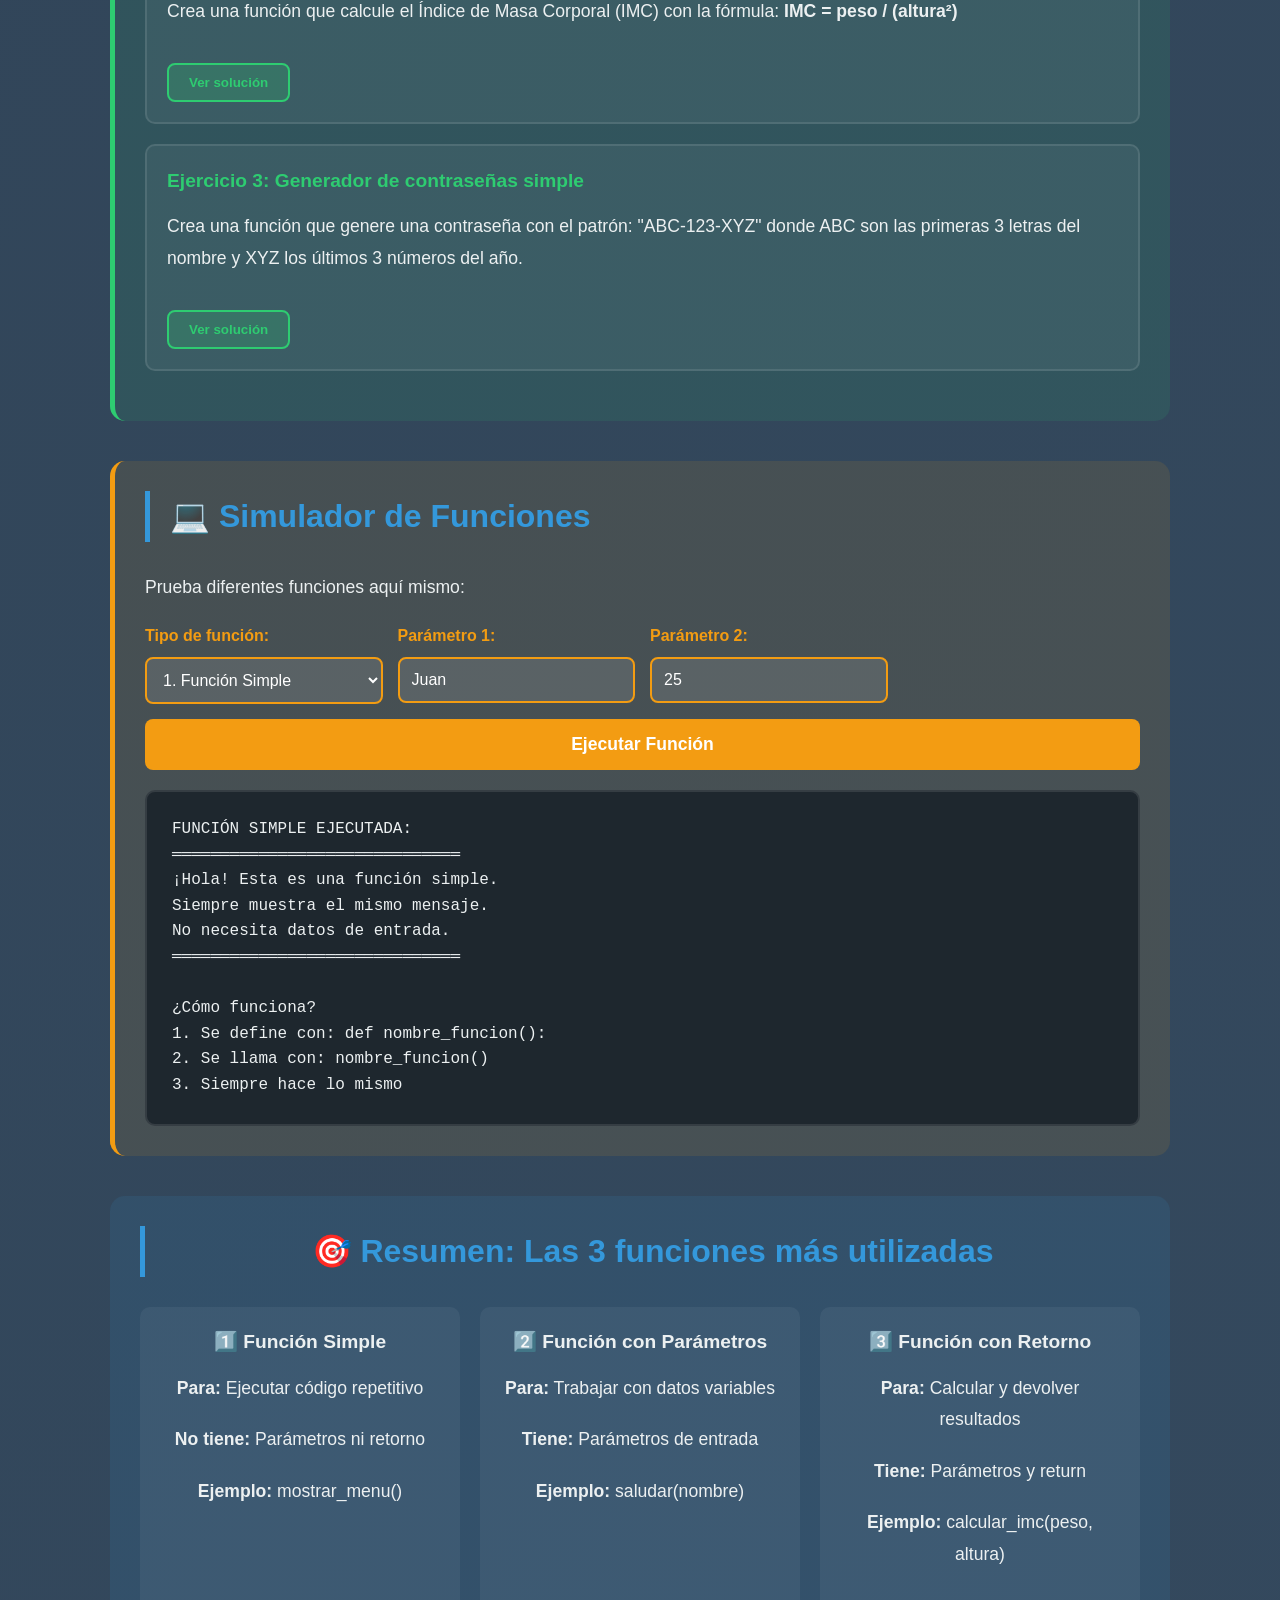
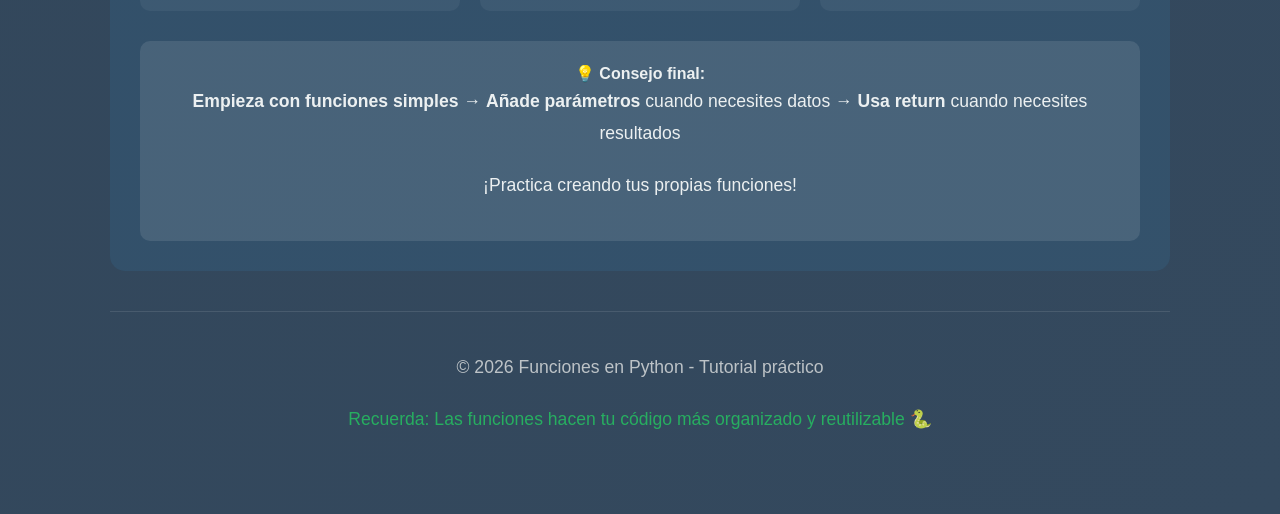
<file: contenido/funciones.html>
<!DOCTYPE html>
<html lang="es">
<head>
    <meta charset="UTF-8">
    <meta name="viewport" content="width=device-width, initial-scale=1.0">
    <title>Funciones en Python - Las 3 más utilizadas</title>
    <link rel="stylesheet" href="../style/style_funciones.css">
    <link rel="icon" type="image/x-icon" href="../image/python.png">
</head>
<body>
    <div class="container">
        <header>
            <div class="python-icon">⚡</div>
            <h1>Funciones en Python - Las 3 más utilizadas</h1>
            <p class="subtitle">Aprende las funciones básicas, con parámetros y con retorno. ¡Todo lo que necesitas para empezar!</p>
        </header>

        <!-- TARJETAS DE LAS 3 FUNCIONES -->
        <div class="funciones-grid">
            <div class="funcion-card funcion-1">
                <div class="funcion-header">
                    <div class="funcion-icon">1</div>
                    <div>
                        <div class="funcion-title">Función Simple</div>
                        <div class="funcion-desc">Solo ejecuta código</div>
                    </div>
                </div>
                <div class="funcion-content">
                    <p>La función más básica. Solo ejecuta un bloque de código cuando la llamas.</p>
                    <p><strong>Como:</strong> Un botón que siempre hace lo mismo.</p>
                </div>
            </div>

            <div class="funcion-card funcion-2">
                <div class="funcion-header">
                    <div class="funcion-icon">2</div>
                    <div>
                        <div class="funcion-title">Función con Parámetros</div>
                        <div class="funcion-desc">Recibe datos para trabajar</div>
                    </div>
                </div>
                <div class="funcion-content">
                    <p>Recibe información (parámetros) y la usa para hacer su trabajo.</p>
                    <p><strong>Como:</strong> Una calculadora que necesita números.</p>
                </div>
            </div>

            <div class="funcion-card funcion-3">
                <div class="funcion-header">
                    <div class="funcion-icon">3</div>
                    <div>
                        <div class="funcion-title">Función con Retorno</div>
                        <div class="funcion-desc">Devuelve un resultado</div>
                    </div>
                </div>
                <div class="funcion-content">
                    <p>Hace un cálculo o proceso y devuelve el resultado.</p>
                    <p><strong>Como:</strong> Un horno que cocina y te da la comida.</p>
                </div>
            </div>
        </div>

        <!-- SECCIÓN 1: FUNCIONES SIMPLES -->
        <section class="main-section">
            <h2>1️⃣ Función Simple (sin parámetros ni retorno)</h2>
            
            <div class="analogia">
                <h4>💡 Piénsalo así:</h4>
                <p>Una función simple es como un <strong>botón de "Buenos días"</strong> que siempre dice lo mismo cuando lo presionas.</p>
                <p><strong>Característica:</strong> Siempre hace exactamente lo mismo.</p>
            </div>

            <h3>¿Cómo se define?</h3>
            <div class="code-container">
                <div class="code-header">
                    <span>Estructura básica</span>
                    <button class="copy-btn">Copiar código</button>
                </div>
                <div class="code-block">
                    <code>
                        <span class="keyword">def</span> <span class="function">nombre_funcion</span>():<br>
                        &nbsp;&nbsp;&nbsp;&nbsp;<span class="comment"># Código que se ejecuta</span><br>
                        &nbsp;&nbsp;&nbsp;&nbsp;<span class="function">print</span>(<span class="string">"Hola desde la función"</span>)<br><br>
                        
                        <span class="comment"># Para usar (llamar) la función:</span><br>
                        <span class="function">nombre_funcion</span>()  <span class="comment"># Esto ejecuta la función</span><br>
                    </code>
                </div>
            </div>

            <h3>Ejemplos prácticos</h3>
            <div class="code-container">
                <div class="code-header">
                    <span>Ejemplo 1: Saludo fijo</span>
                    <button class="copy-btn">Copiar código</button>
                </div>
                <div class="code-block">
                    <code>
                        <span class="comment"># Definir la función</span><br>
                        <span class="keyword">def</span> <span class="function">saludar</span>():<br>
                        &nbsp;&nbsp;&nbsp;&nbsp;<span class="function">print</span>(<span class="string">"¡Hola! Bienvenido al curso de Python"</span>)<br>
                        &nbsp;&nbsp;&nbsp;&nbsp;<span class="function">print</span>(<span class="string">"Espero que aprendas mucho"</span>)<br>
                        &nbsp;&nbsp;&nbsp;&nbsp;<span class="function">print</span>(<span class="string">"-"</span> * <span class="number">30</span>)<br><br>
                        
                        <span class="comment"># Usar la función (puedes llamarla muchas veces)</span><br>
                        <span class="function">saludar</span>()<br>
                        <span class="function">saludar</span>()<br>
                        <span class="function">saludar</span>()<br>
                    </code>
                </div>
            </div>

            <div class="code-container">
                <div class="code-header">
                    <span>Ejemplo 2: Mostrar menú</span>
                    <button class="copy-btn">Copiar código</button>
                </div>
                <div class="code-block">
                    <code>
                        <span class="keyword">def</span> <span class="function">mostrar_menu</span>():<br>
                        &nbsp;&nbsp;&nbsp;&nbsp;<span class="function">print</span>(<span class="string">"\n"</span> + <span class="string">"═"</span> * <span class="number">30</span>)<br>
                        &nbsp;&nbsp;&nbsp;&nbsp;<span class="function">print</span>(<span class="string">"        MENÚ PRINCIPAL"</span>)<br>
                        &nbsp;&nbsp;&nbsp;&nbsp;<span class="function">print</span>(<span class="string">"═"</span> * <span class="number">30</span>)<br>
                        &nbsp;&nbsp;&nbsp;&nbsp;<span class="function">print</span>(<span class="string">"1. Ver perfil"</span>)<br>
                        &nbsp;&nbsp;&nbsp;&nbsp;<span class="function">print</span>(<span class="string">"2. Configuración"</span>)<br>
                        &nbsp;&nbsp;&nbsp;&nbsp;<span class="function">print</span>(<span class="string">"3. Salir"</span>)<br>
                        &nbsp;&nbsp;&nbsp;&nbsp;<span class="function">print</span>(<span class="string">"═"</span> * <span class="number">30</span>)<br><br>
                        
                        <span class="comment"># Programa principal</span><br>
                        <span class="function">mostrar_menu</span>()<br>
                        <span class="function">print</span>(<span class="string">"Usuario seleccionó opción 1"</span>)<br>
                        <span class="function">mostrar_menu</span>()<br>
                    </code>
                </div>
            </div>

            <div class="ejemplo-visual">
                <h4>🎯 ¿Cuándo usar funciones simples?</h4>
                <p><strong>✅ Cuando necesitas repetir el mismo código muchas veces</strong></p>
                <p><strong>✅ Para organizar tu programa en partes</strong></p>
                <p><strong>✅ Cuando el código siempre hace lo mismo (sin variaciones)</strong></p>
            </div>
        </section>

        <!-- SECCIÓN 2: FUNCIONES CON PARÁMETROS -->
        <section class="main-section">
            <h2>2️⃣ Función con Parámetros</h2>
            
            <div class="analogia">
                <h4>💡 Piénsalo así:</h4>
                <p>Una función con parámetros es como una <strong>calculadora</strong>: necesitas darle números para que haga la operación.</p>
                <p><strong>Característica:</strong> Recibe información y trabaja con ella.</p>
            </div>

            <h3>¿Qué son los parámetros?</h3>
            <p>Son <strong>variables especiales</strong> que reciben datos cuando llamas a la función. Son como "huecos" que se llenan con información.</p>

            <div class="code-container">
                <div class="code-header">
                    <span>Sintaxis con parámetros</span>
                    <button class="copy-btn">Copiar código</button>
                </div>
                <div class="code-block">
                    <code>
                        <span class="keyword">def</span> <span class="function">saludar_persona</span>(<span class="param">nombre</span>):<br>
                        &nbsp;&nbsp;&nbsp;&nbsp;<span class="comment"># 'nombre' es el parámetro</span><br>
                        &nbsp;&nbsp;&nbsp;&nbsp;<span class="function">print</span>(<span class="string">f"¡Hola {nombre}! ¿Cómo estás?"</span>)<br><br>
                        
                        <span class="comment"># Llamar la función con diferentes datos</span><br>
                        <span class="function">saludar_persona</span>(<span class="string">"Ana"</span>)      <span class="comment"># nombre = "Ana"</span><br>
                        <span class="function">saludar_persona</span>(<span class="string">"Carlos"</span>)   <span class="comment"># nombre = "Carlos"</span><br>
                        <span class="function">saludar_persona</span>(<span class="string">"María"</span>)    <span class="comment"># nombre = "María"</span><br>
                    </code>
                </div>
            </div>

            <h3>Ejemplos con múltiples parámetros</h3>
            <div class="code-container">
                <div class="code-header">
                    <span>Ejemplo 1: Calculadora básica</span>
                    <button class="copy-btn">Copiar código</button>
                </div>
                <div class="code-block">
                    <code>
                        <span class="keyword">def</span> <span class="function">sumar</span>(<span class="param">a</span>, <span class="param">b</span>):<br>
                        &nbsp;&nbsp;&nbsp;&nbsp;resultado = <span class="param">a</span> + <span class="param">b</span><br>
                        &nbsp;&nbsp;&nbsp;&nbsp;<span class="function">print</span>(<span class="string">f"{a} + {b} = {resultado}"</span>)<br><br>
                        
                        <span class="keyword">def</span> <span class="function">multiplicar</span>(<span class="param">x</span>, <span class="param">y</span>):<br>
                        &nbsp;&nbsp;&nbsp;&nbsp;resultado = <span class="param">x</span> * <span class="param">y</span><br>
                        &nbsp;&nbsp;&nbsp;&nbsp;<span class="function">print</span>(<span class="string">f"{x} × {y} = {resultado}"</span>)<br><br>
                        
                        <span class="comment"># Usar las funciones</span><br>
                        <span class="function">sumar</span>(<span class="number">5</span>, <span class="number">3</span>)        <span class="comment"># a=5, b=3</span><br>
                        <span class="function">sumar</span>(<span class="number">10</span>, <span class="number">20</span>)      <span class="comment"># a=10, b=20</span><br>
                        <span class="function">multiplicar</span>(<span class="number">4</span>, <span class="number">7</span>)   <span class="comment"># x=4, y=7</span><br>
                    </code>
                </div>
            </div>

            <div class="code-container">
                <div class="code-header">
                    <span>Ejemplo 2: Formatear información</span>
                    <button class="copy-btn">Copiar código</button>
                </div>
                <div class="code-block">
                    <code>
                        <span class="keyword">def</span> <span class="function">mostrar_usuario</span>(<span class="param">nombre</span>, <span class="param">edad</span>, <span class="param">ciudad</span>):<br>
                        &nbsp;&nbsp;&nbsp;&nbsp;<span class="function">print</span>(<span class="string">"\n"</span> + <span class="string">"─"</span> * <span class="number">30</span>)<br>
                        &nbsp;&nbsp;&nbsp;&nbsp;<span class="function">print</span>(<span class="string">f"👤 Nombre: {nombre}"</span>)<br>
                        &nbsp;&nbsp;&nbsp;&nbsp;<span class="function">print</span>(<span class="string">f"🎂 Edad: {edad} años"</span>)<br>
                        &nbsp;&nbsp;&nbsp;&nbsp;<span class="function">print</span>(<span class="string">f"🏙️ Ciudad: {ciudad}"</span>)<br>
                        &nbsp;&nbsp;&nbsp;&nbsp;<span class="function">print</span>(<span class="string">"─"</span> * <span class="number">30</span>)<br><br>
                        
                        <span class="comment"># Llamar con diferentes datos</span><br>
                        <span class="function">mostrar_usuario</span>(<span class="string">"Ana"</span>, <span class="number">25</span>, <span class="string">"Quito"</span>)<br>
                        <span class="function">mostrar_usuario</span>(<span class="string">"Carlos"</span>, <span class="number">30</span>, <span class="string">"Guayaquil"</span>)<br>
                        <span class="function">mostrar_usuario</span>(<span class="string">"María"</span>, <span class="number">22</span>, <span class="string">"Cuenca"</span>)<br>
                    </code>
                </div>
            </div>

            <div class="comparison">
                <div class="comparison-item comparison-1">
                    <h4>📌 Parámetro obligatorio</h4>
                    <p>Debes pasar siempre un valor</p>
                    <code>def funcion(param):</code>
                </div>
                
                <div class="comparison-item comparison-2">
                    <h4>📌 Parámetro por defecto</h4>
                    <p>Tiene un valor predefinido</p>
                    <code>def funcion(param=10):</code>
                </div>
                
                <div class="comparison-item comparison-3">
                    <h4>📌 Múltiples parámetros</h4>
                    <p>Puedes tener varios</p>
                    <code>def func(a, b, c):</code>
                </div>
            </div>
        </section>

        <!-- SECCIÓN 3: FUNCIONES CON RETORNO -->
        <section class="main-section">
            <h2>3️⃣ Función con Retorno (return)</h2>
            
            <div class="analogia">
                <h4>💡 Piénsalo así:</h4>
                <p>Una función con retorno es como un <strong>horno</strong>: le das ingredientes (parámetros) y te devuelve un pastel cocinado (resultado).</p>
                <p><strong>Característica:</strong> Procesa datos y devuelve un resultado que puedes usar.</p>
            </div>

            <h3>¿Qué hace return?</h3>
            <p>La palabra <code>return</code> toma un valor y lo <strong>"devuelve"</strong> al lugar donde fue llamada la función. ¡Este valor se puede guardar en una variable!</p>

            <div class="code-container">
                <div class="code-header">
                    <span>Sintaxis con return</span>
                    <button class="copy-btn">Copiar código</button>
                </div>
                <div class="code-block">
                    <code>
                        <span class="keyword">def</span> <span class="function">duplicar</span>(<span class="param">numero</span>):<br>
                        &nbsp;&nbsp;&nbsp;&nbsp;resultado = <span class="param">numero</span> * <span class="number">2</span><br>
                        &nbsp;&nbsp;&nbsp;&nbsp;<span class="keyword">return</span> resultado  <span class="comment"># Devuelve el valor</span><br><br>
                        
                        <span class="comment"># Guardar el resultado en una variable</span><br>
                        mi_resultado = <span class="function">duplicar</span>(<span class="number">5</span>)<br>
                        <span class="function">print</span>(<span class="string">"El doble de 5 es:"</span>, mi_resultado)  <span class="comment"># 10</span><br><br>
                        
                        <span class="comment"># Usar directamente el resultado</span><br>
                        <span class="function">print</span>(<span class="string">"El doble de 8 es:"</span>, <span class="function">duplicar</span>(<span class="number">8</span>))  <span class="comment"># 16</span><br>
                    </code>
                </div>
            </div>

            <h3>Ejemplos prácticos con retorno</h3>
            <div class="code-container">
                <div class="code-header">
                    <span>Ejemplo 1: Calculadora con retorno</span>
                    <button class="copy-btn">Copiar código</button>
                </div>
                <div class="code-block">
                    <code>
                        <span class="keyword">def</span> <span class="function">calcular_area_rectangulo</span>(<span class="param">base</span>, <span class="param">altura</span>):<br>
                        &nbsp;&nbsp;&nbsp;&nbsp;area = <span class="param">base</span> * <span class="param">altura</span><br>
                        &nbsp;&nbsp;&nbsp;&nbsp;<span class="keyword">return</span> area<br><br>
                        
                        <span class="keyword">def</span> <span class="function">calcular_iva</span>(<span class="param">precio</span>):<br>
                        &nbsp;&nbsp;&nbsp;&nbsp;iva = <span class="param">precio</span> * <span class="number">0.12</span><br>
                        &nbsp;&nbsp;&nbsp;&nbsp;<span class="keyword">return</span> iva<br><br>
                        
                        <span class="comment"># Usar los resultados</span><br>
                        area_sala = <span class="function">calcular_area_rectangulo</span>(<span class="number">5</span>, <span class="number">3</span>)<br>
                        iva_producto = <span class="function">calcular_iva</span>(<span class="number">100</span>)<br>
                        <br>
                        <span class="function">print</span>(<span class="string">f"Área de la sala: {area_sala} m²"</span>)<br>
                        <span class="function">print</span>(<span class="string">f"IVA de $100: ${iva_producto:.2f}"</span>)<br>
                        <span class="function">print</span>(<span class="string">f"Total con IVA: ${100 + iva_producto:.2f}"</span>)<br>
                    </code>
                </div>
            </div>

            <div class="code-container">
                <div class="code-header">
                    <span>Ejemplo 2: Validación con retorno booleano</span>
                    <button class="copy-btn">Copiar código</button>
                </div>
                <div class="code-block">
                    <code>
                        <span class="keyword">def</span> <span class="function">es_par</span>(<span class="param">numero</span>):<br>
                        &nbsp;&nbsp;&nbsp;&nbsp;<span class="keyword">if</span> <span class="param">numero</span> % <span class="number">2</span> == <span class="number">0</span>:<br>
                        &nbsp;&nbsp;&nbsp;&nbsp;&nbsp;&nbsp;&nbsp;&nbsp;<span class="keyword">return</span> <span class="keyword">True</span><br>
                        &nbsp;&nbsp;&nbsp;&nbsp;<span class="keyword">else</span>:<br>
                        &nbsp;&nbsp;&nbsp;&nbsp;&nbsp;&nbsp;&nbsp;&nbsp;<span class="keyword">return</span> <span class="keyword">False</span><br><br>
                        
                        <span class="keyword">def</span> <span class="function">es_adulto</span>(<span class="param">edad</span>):<br>
                        &nbsp;&nbsp;&nbsp;&nbsp;<span class="keyword">return</span> <span class="param">edad</span> >= <span class="number">18</span>  <span class="comment"># Devuelve True o False directamente</span><br><br>
                        
                        <span class="comment"># Usar en condiciones</span><br>
                        numero = <span class="number">10</span><br>
                        <span class="keyword">if</span> <span class="function">es_par</span>(numero):<br>
                        &nbsp;&nbsp;&nbsp;&nbsp;<span class="function">print</span>(<span class="string">f"{numero} es par"</span>)<br>
                        <span class="keyword">else</span>:<br>
                        &nbsp;&nbsp;&nbsp;&nbsp;<span class="function">print</span>(<span class="string">f"{numero} es impar"</span>)<br><br>
                        
                        edad = <span class="number">20</span><br>
                        <span class="keyword">if</span> <span class="function">es_adulto</span>(edad):<br>
                        &nbsp;&nbsp;&nbsp;&nbsp;<span class="function">print</span>(<span class="string">f"Con {edad} años eres adulto"</span>)<br>
                    </code>
                </div>
            </div>

            <div class="ejemplo-visual">
                <h4>⚠️ ¡IMPORTANTE!</h4>
                <p><strong>¿Cuál es la diferencia entre print() y return?</strong></p>
                <p><strong>print()</strong> → Muestra información en pantalla</p>
                <p><strong>return</strong> → Devuelve un valor para usar en el programa</p>
                <p><em>Una función puede tener ambos, pero normalmente tiene return si necesita devolver un resultado.</em></p>
            </div>
        </section>

        <!-- EJERCICIOS PRÁCTICOS -->
        <section class="ejercicios">
            <h2>💪 Ejercicios para practicar</h2>
            <p>Resuelve estos ejercicios usando los tres tipos de funciones que aprendiste.</p>
            
            <div class="ejercicio">
                <h4>Ejercicio 1: Conversor de temperatura</h4>
                <p>Crea una función que convierta grados Celsius a Fahrenheit usando la fórmula: <strong>F = (C × 9/5) + 32</strong></p>
                <button class="solucion-btn" onclick="mostrarSolucion(1)">Ver solución</button>
                <div class="solucion" id="solucion1">
                    <code>
                        <span class="keyword">def</span> <span class="function">celsius_a_fahrenheit</span>(<span class="param">celsius</span>):<br>
                        &nbsp;&nbsp;&nbsp;&nbsp;fahrenheit = (<span class="param">celsius</span> * <span class="number">9</span>/<span class="number">5</span>) + <span class="number">32</span><br>
                        &nbsp;&nbsp;&nbsp;&nbsp;<span class="keyword">return</span> fahrenheit<br><br>
                        
                        <span class="comment"># Probar la función</span><br>
                        temp_c = <span class="number">25</span><br>
                        temp_f = <span class="function">celsius_a_fahrenheit</span>(temp_c)<br>
                        <span class="function">print</span>(<span class="string">f"{temp_c}°C = {temp_f:.1f}°F"</span>)<br><br>
                        
                        <span class="comment"># Probemos con 0°C (punto de congelación)</span><br>
                        <span class="function">print</span>(<span class="string">f"0°C = {celsius_a_fahrenheit(0):.1f}°F"</span>)<br>
                        <span class="function">print</span>(<span class="string">f"100°C = {celsius_a_fahrenheit(100):.1f}°F"</span>)<br>
                    </code>
                </div>
            </div>
            
            <div class="ejercicio">
                <h4>Ejercicio 2: Calculadora de IMC</h4>
                <p>Crea una función que calcule el Índice de Masa Corporal (IMC) con la fórmula: <strong>IMC = peso / (altura²)</strong></p>
                <button class="solucion-btn" onclick="mostrarSolucion(2)">Ver solución</button>
                <div class="solucion" id="solucion2">
                    <code>
                        <span class="keyword">def</span> <span class="function">calcular_imc</span>(<span class="param">peso</span>, <span class="param">altura</span>):<br>
                        &nbsp;&nbsp;&nbsp;&nbsp;imc = <span class="param">peso</span> / (<span class="param">altura</span> ** <span class="number">2</span>)<br>
                        &nbsp;&nbsp;&nbsp;&nbsp;<span class="keyword">return</span> imc<br><br>
                        
                        <span class="keyword">def</span> <span class="function">clasificar_imc</span>(<span class="param">imc</span>):<br>
                        &nbsp;&nbsp;&nbsp;&nbsp;<span class="keyword">if</span> <span class="param">imc</span> &lt; <span class="number">18.5</span>:<br>
                        &nbsp;&nbsp;&nbsp;&nbsp;&nbsp;&nbsp;&nbsp;&nbsp;<span class="keyword">return</span> <span class="string">"Bajo peso"</span><br>
                        &nbsp;&nbsp;&nbsp;&nbsp;<span class="keyword">elif</span> <span class="param">imc</span> &lt; <span class="number">25</span>:<br>
                        &nbsp;&nbsp;&nbsp;&nbsp;&nbsp;&nbsp;&nbsp;&nbsp;<span class="keyword">return</span> <span class="string">"Peso normal"</span><br>
                        &nbsp;&nbsp;&nbsp;&nbsp;<span class="keyword">elif</span> <span class="param">imc</span> &lt; <span class="number">30</span>:<br>
                        &nbsp;&nbsp;&nbsp;&nbsp;&nbsp;&nbsp;&nbsp;&nbsp;<span class="keyword">return</span> <span class="string">"Sobrepeso"</span><br>
                        &nbsp;&nbsp;&nbsp;&nbsp;<span class="keyword">else</span>:<br>
                        &nbsp;&nbsp;&nbsp;&nbsp;&nbsp;&nbsp;&nbsp;&nbsp;<span class="keyword">return</span> <span class="string">"Obesidad"</span><br><br>
                        
                        <span class="comment"># Ejemplo de uso</span><br>
                        mi_imc = <span class="function">calcular_imc</span>(<span class="number">70</span>, <span class="number">1.75</span>)<br>
                        clasificacion = <span class="function">clasificar_imc</span>(mi_imc)<br>
                        <span class="function">print</span>(<span class="string">f"IMC: {mi_imc:.1f} - Clasificación: {clasificacion}"</span>)<br>
                    </code>
                </div>
            </div>
            
            <div class="ejercicio">
                <h4>Ejercicio 3: Generador de contraseñas simple</h4>
                <p>Crea una función que genere una contraseña con el patrón: "ABC-123-XYZ" donde ABC son las primeras 3 letras del nombre y XYZ los últimos 3 números del año.</p>
                <button class="solucion-btn" onclick="mostrarSolucion(3)">Ver solución</button>
                <div class="solucion" id="solucion3">
                    <code>
                        <span class="keyword">def</span> <span class="function">generar_contraseña</span>(<span class="param">nombre</span>, <span class="param">año</span>):<br>
                        &nbsp;&nbsp;&nbsp;&nbsp;<span class="comment"># Obtener primeras 3 letras en mayúsculas</span><br>
                        &nbsp;&nbsp;&nbsp;&nbsp;iniciales = <span class="param">nombre</span>[:<span class="number">3</span>].upper()<br>
                        &nbsp;&nbsp;&nbsp;&nbsp;<br>
                        &nbsp;&nbsp;&nbsp;&nbsp;<span class="comment"># Obtener últimos 3 dígitos del año</span><br>
                        &nbsp;&nbsp;&nbsp;&nbsp;digitos = str(<span class="param">año</span>)[-<span class="number">3</span>:]<br>
                        &nbsp;&nbsp;&nbsp;&nbsp;<br>
                        &nbsp;&nbsp;&nbsp;&nbsp;<span class="comment"># Generar número aleatorio entre 100 y 999</span><br>
                        &nbsp;&nbsp;&nbsp;&nbsp;<span class="keyword">import</span> random<br>
                        &nbsp;&nbsp;&nbsp;&nbsp;numero = random.randint(<span class="number">100</span>, <span class="number">999</span>)<br>
                        &nbsp;&nbsp;&nbsp;&nbsp;<br>
                        &nbsp;&nbsp;&nbsp;&nbsp;<span class="comment"># Formar la contraseña</span><br>
                        &nbsp;&nbsp;&nbsp;&nbsp;contraseña = f<span class="string">"{iniciales}-{numero}-{digitos}"</span><br>
                        &nbsp;&nbsp;&nbsp;&nbsp;<span class="keyword">return</span> contraseña<br><br>
                        
                        <span class="comment"># Probar la función</span><br>
                        mi_contraseña = <span class="function">generar_contraseña</span>(<span class="string">"Fernando"</span>, <span class="number">2024</span>)<br>
                        <span class="function">print</span>(<span class="string">f"Contraseña generada: {mi_contraseña}"</span>)<br>
                    </code>
                </div>
            </div>
        </section>

        <!-- SIMULADOR INTERACTIVO -->
        <section class="simulador">
            <h2>💻 Simulador de Funciones</h2>
            <p>Prueba diferentes funciones aquí mismo:</p>
            
            <div class="sim-controls">
                <div class="sim-group">
                    <label class="sim-label">Tipo de función:</label>
                    <select id="func-type" class="sim-select">
                        <option value="simple">1. Función Simple</option>
                        <option value="param">2. Función con Parámetros</option>
                        <option value="return">3. Función con Retorno</option>
                    </select>
                </div>
                
                <div class="sim-group">
                    <label class="sim-label">Parámetro 1:</label>
                    <input type="text" id="param1" class="sim-input" value="Juan">
                </div>
                
                <div class="sim-group">
                    <label class="sim-label">Parámetro 2:</label>
                    <input type="text" id="param2" class="sim-input" value="25">
                </div>
                
                <button onclick="ejecutarFuncion()" class="sim-btn">Ejecutar Función</button>
            </div>
            
            <div class="sim-output" id="func-output">
                El resultado aparecerá aquí...
            </div>
        </section>

        <!-- RESUMEN FINAL -->
        <section class="resumen">
            <h2>🎯 Resumen: Las 3 funciones más utilizadas</h2>
            
            <div class="resumen-grid">
                <div class="resumen-item">
                    <h4>1️⃣ Función Simple</h4>
                    <p><strong>Para:</strong> Ejecutar código repetitivo</p>
                    <p><strong>No tiene:</strong> Parámetros ni retorno</p>
                    <p><strong>Ejemplo:</strong> mostrar_menu()</p>
                </div>
                
                <div class="resumen-item">
                    <h4>2️⃣ Función con Parámetros</h4>
                    <p><strong>Para:</strong> Trabajar con datos variables</p>
                    <p><strong>Tiene:</strong> Parámetros de entrada</p>
                    <p><strong>Ejemplo:</strong> saludar(nombre)</p>
                </div>
                
                <div class="resumen-item">
                    <h4>3️⃣ Función con Retorno</h4>
                    <p><strong>Para:</strong> Calcular y devolver resultados</p>
                    <p><strong>Tiene:</strong> Parámetros y return</p>
                    <p><strong>Ejemplo:</strong> calcular_imc(peso, altura)</p>
                </div>
            </div>
            
            <div style="margin-top: 30px; padding: 20px; background: rgba(255,255,255,0.1); border-radius: 10px;">
                <h4>💡 Consejo final:</h4>
                <p><strong>Empieza con funciones simples</strong> → <strong>Añade parámetros</strong> cuando necesites datos → <strong>Usa return</strong> cuando necesites resultados</p>
                <p>¡Practica creando tus propias funciones!</p>
            </div>
        </section>

        <footer>
            <p>© 2026 Funciones en Python - Tutorial práctico</p>
            <p style="margin-top: 10px; color: var(--success);">Recuerda: Las funciones hacen tu código más organizado y reutilizable 🐍</p>
        </footer>
    </div>

    <script>
        // Función para copiar código
        document.querySelectorAll('.copy-btn').forEach(btn => {
            btn.addEventListener('click', function() {
                const codeBlock = this.closest('.code-container').querySelector('.code-block');
                const code = codeBlock.innerText;
                
                navigator.clipboard.writeText(code).then(() => {
                    const originalText = this.textContent;
                    this.textContent = '✓ Copiado!';
                    this.style.background = '#27ae60';
                    this.style.borderColor = '#2ecc71';
                    this.style.color = 'white';
                    
                    setTimeout(() => {
                        this.textContent = originalText;
                        this.style.background = '';
                        this.style.borderColor = '';
                        this.style.color = '';
                    }, 2000);
                });
            });
        });

        // Mostrar/ocultar soluciones
        function mostrarSolucion(numero) {
            const solucion = document.getElementById(`solucion${numero}`);
            const btn = event.target;
            
            if (solucion.style.display === 'block') {
                solucion.style.display = 'none';
                btn.textContent = 'Ver solución';
            } else {
                solucion.style.display = 'block';
                btn.textContent = 'Ocultar solución';
            }
        }

        // Simulador de funciones
        function ejecutarFuncion() {
            const tipo = document.getElementById('func-type').value;
            const param1 = document.getElementById('param1').value;
            const param2 = document.getElementById('param2').value;
            const output = document.getElementById('func-output');
            
            let resultado = '';
            
            switch(tipo) {
                case 'simple':
                    resultado = 'FUNCIÓN SIMPLE EJECUTADA:\n';
                    resultado += '═'.repeat(30) + '\n';
                    resultado += '¡Hola! Esta es una función simple.\n';
                    resultado += 'Siempre muestra el mismo mensaje.\n';
                    resultado += 'No necesita datos de entrada.\n';
                    resultado += '═'.repeat(30) + '\n';
                    resultado += '\n¿Cómo funciona?\n';
                    resultado += '1. Se define con: def nombre_funcion():\n';
                    resultado += '2. Se llama con: nombre_funcion()\n';
                    resultado += '3. Siempre hace lo mismo\n';
                    break;
                    
                case 'param':
                    resultado = 'FUNCIÓN CON PARÁMETROS EJECUTADA:\n';
                    resultado += '═'.repeat(30) + '\n';
                    resultado += `👤 Nombre recibido: ${param1}\n`;
                    resultado += `🎂 Edad recibida: ${param2}\n`;
                    resultado += '═'.repeat(30) + '\n';
                    resultado += `\n¡Hola ${param1}! Tienes ${param2} años.\n`;
                    resultado += `Dentro de 5 años tendrás ${parseInt(param2) + 5} años.\n\n`;
                    resultado += '¿Cómo funciona?\n';
                    resultado += '1. Recibe datos (parámetros)\n';
                    resultado += '2. Usa esos datos para trabajar\n';
                    resultado += '3. Cada llamada puede usar datos diferentes\n';
                    break;
                    
                case 'return':
                    resultado = 'FUNCIÓN CON RETORNO EJECUTADA:\n';
                    resultado += '═'.repeat(30) + '\n';
                    const num1 = parseInt(param2) || 0;
                    const num2 = num1 * 2; // Simulación de cálculo
                    const iva = num1 * 0.12;
                    
                    resultado += `📊 Cálculos realizados:\n`;
                    resultado += `Número base: ${num1}\n`;
                    resultado += `Doble del número: ${num2}\n`;
                    resultado += `IVA (12%): ${iva.toFixed(2)}\n`;
                    resultado += '═'.repeat(30) + '\n';
                    resultado += `\nRESULTADO DEVUELTO: ${num2}\n\n`;
                    resultado += '¿Cómo funciona?\n';
                    resultado += '1. Recibe datos y los procesa\n';
                    resultado += '2. Usa "return" para devolver un resultado\n';
                    resultado += '3. El resultado se puede guardar en una variable\n';
                    resultado += '4. O usar directamente donde se necesite\n';
                    break;
            }
            
            output.textContent = resultado;
        }

        // Actualizar placeholders según el tipo de función
        document.getElementById('func-type').addEventListener('change', function() {
            const tipos = {
                'simple': { p1: 'No necesita', p2: 'No necesita' },
                'param': { p1: 'Nombre (ej: Juan)', p2: 'Edad (ej: 25)' },
                'return': { p1: 'Texto descriptivo', p2: 'Número para calcular (ej: 100)' }
            };
            
            const seleccionado = tipos[this.value];
            document.getElementById('param1').placeholder = seleccionado.p1;
            document.getElementById('param2').placeholder = seleccionado.p2;
            
            // Establecer valores por defecto
            if (this.value === 'simple') {
                document.getElementById('param1').value = 'No aplica';
                document.getElementById('param2').value = 'No aplica';
            } else if (this.value === 'param') {
                document.getElementById('param1').value = 'Juan';
                document.getElementById('param2').value = '25';
            } else {
                document.getElementById('param1').value = 'Cálculo de IVA';
                document.getElementById('param2').value = '100';
            }
        });

        // Inicializar simulador
        document.addEventListener('DOMContentLoaded', () => {
            ejecutarFuncion();
        });
    </script>
</body>
</html>
</file>
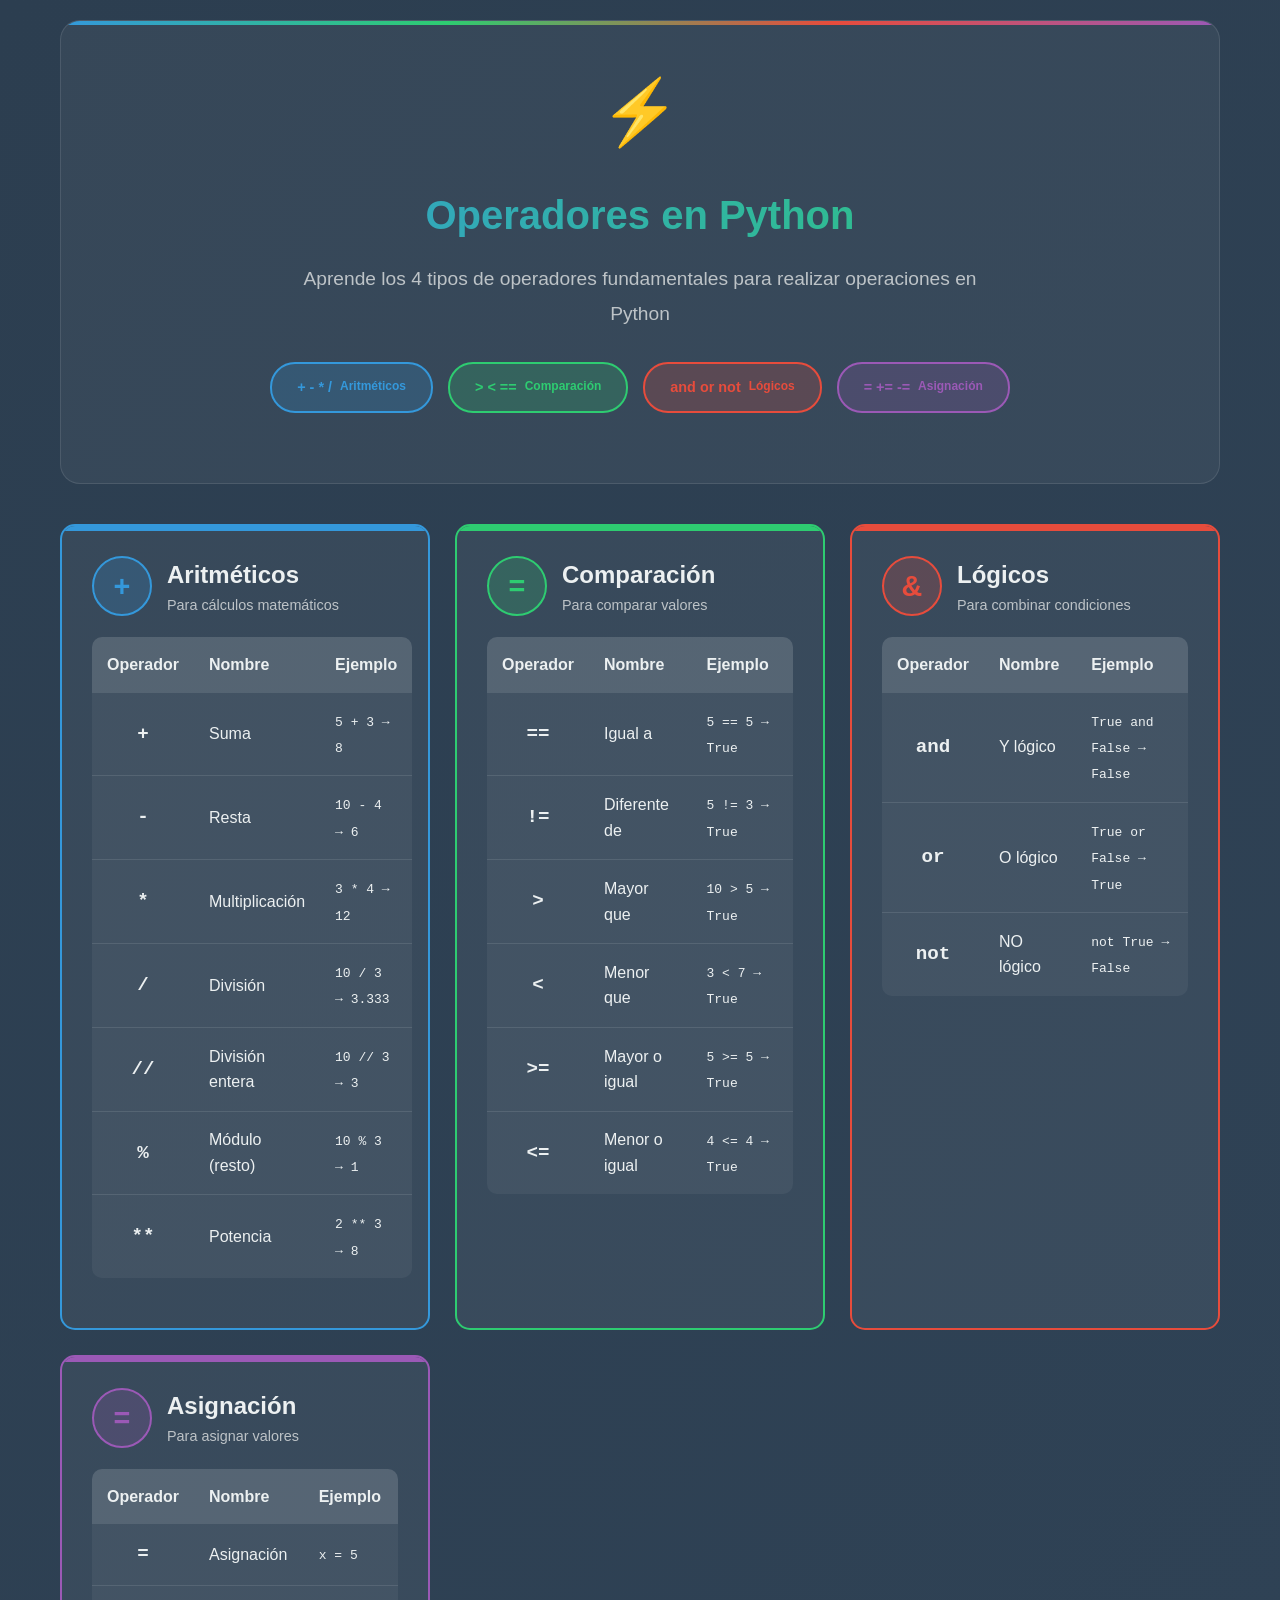
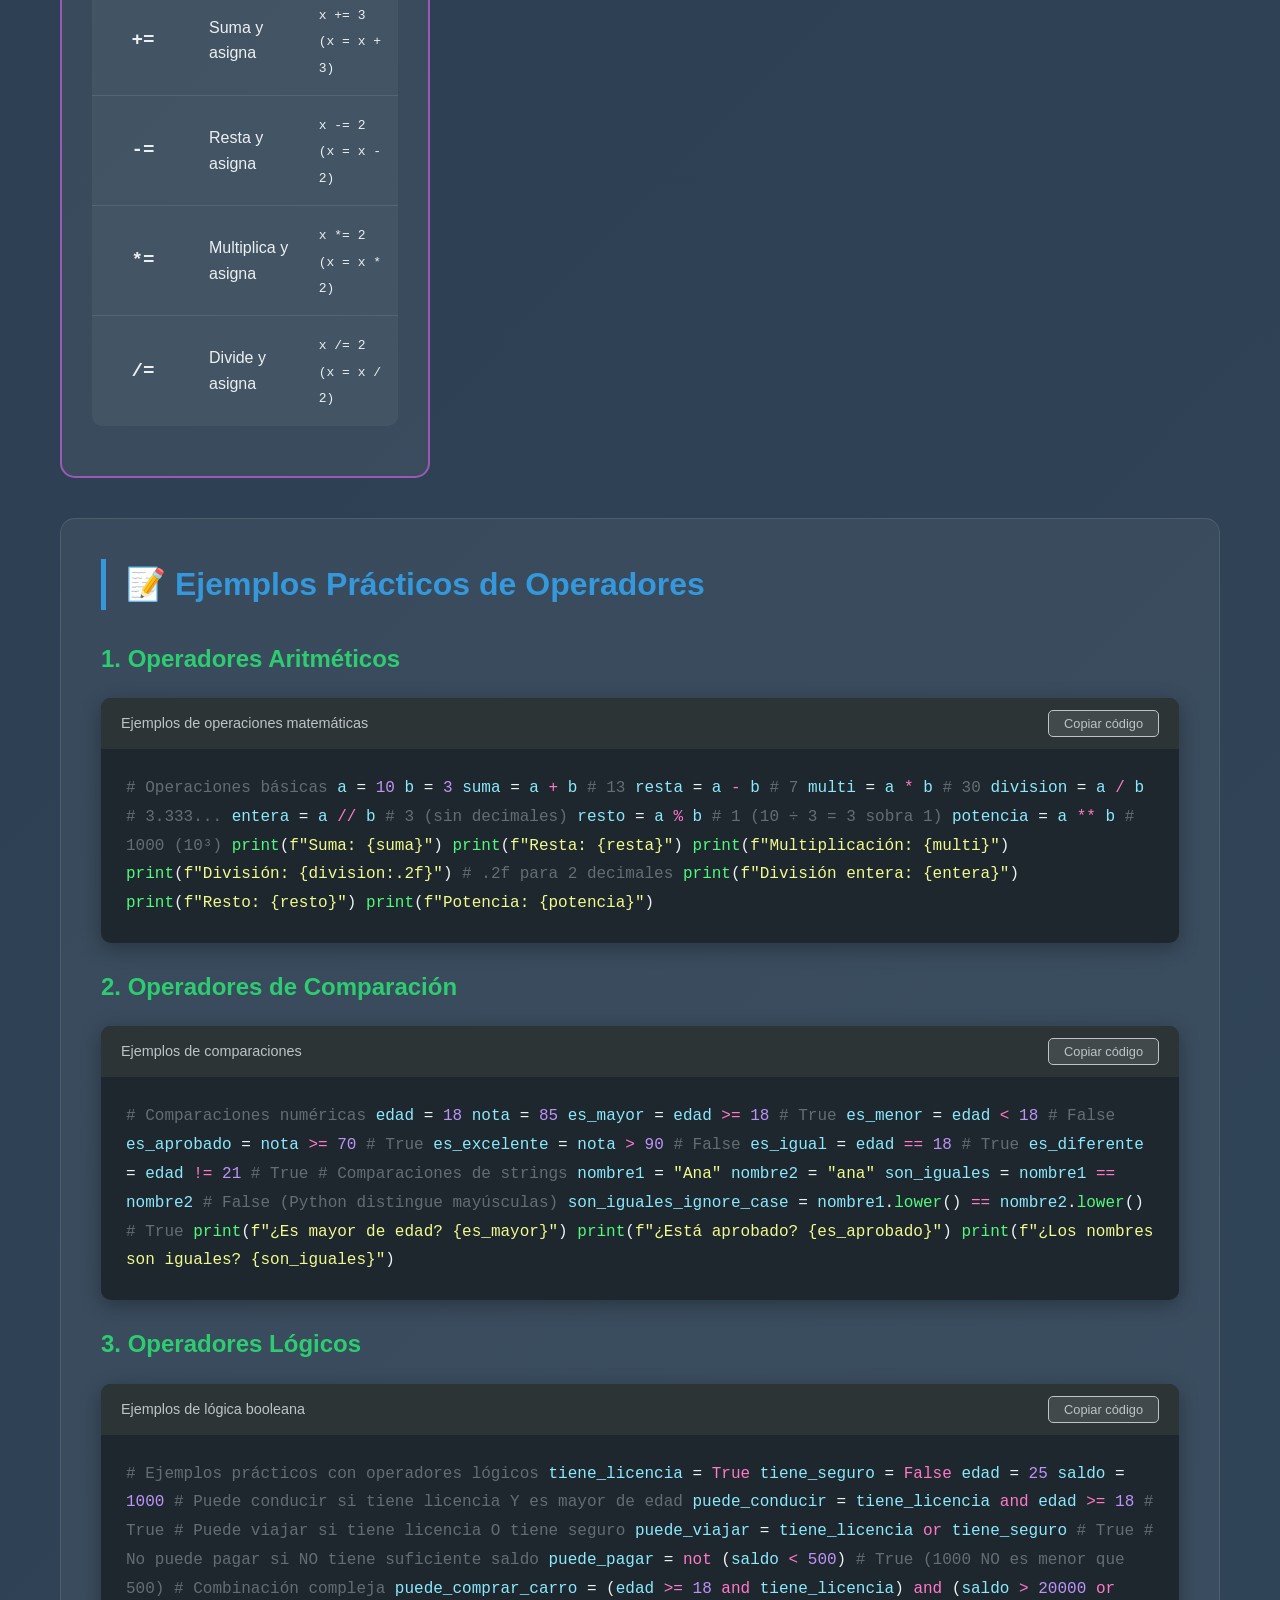
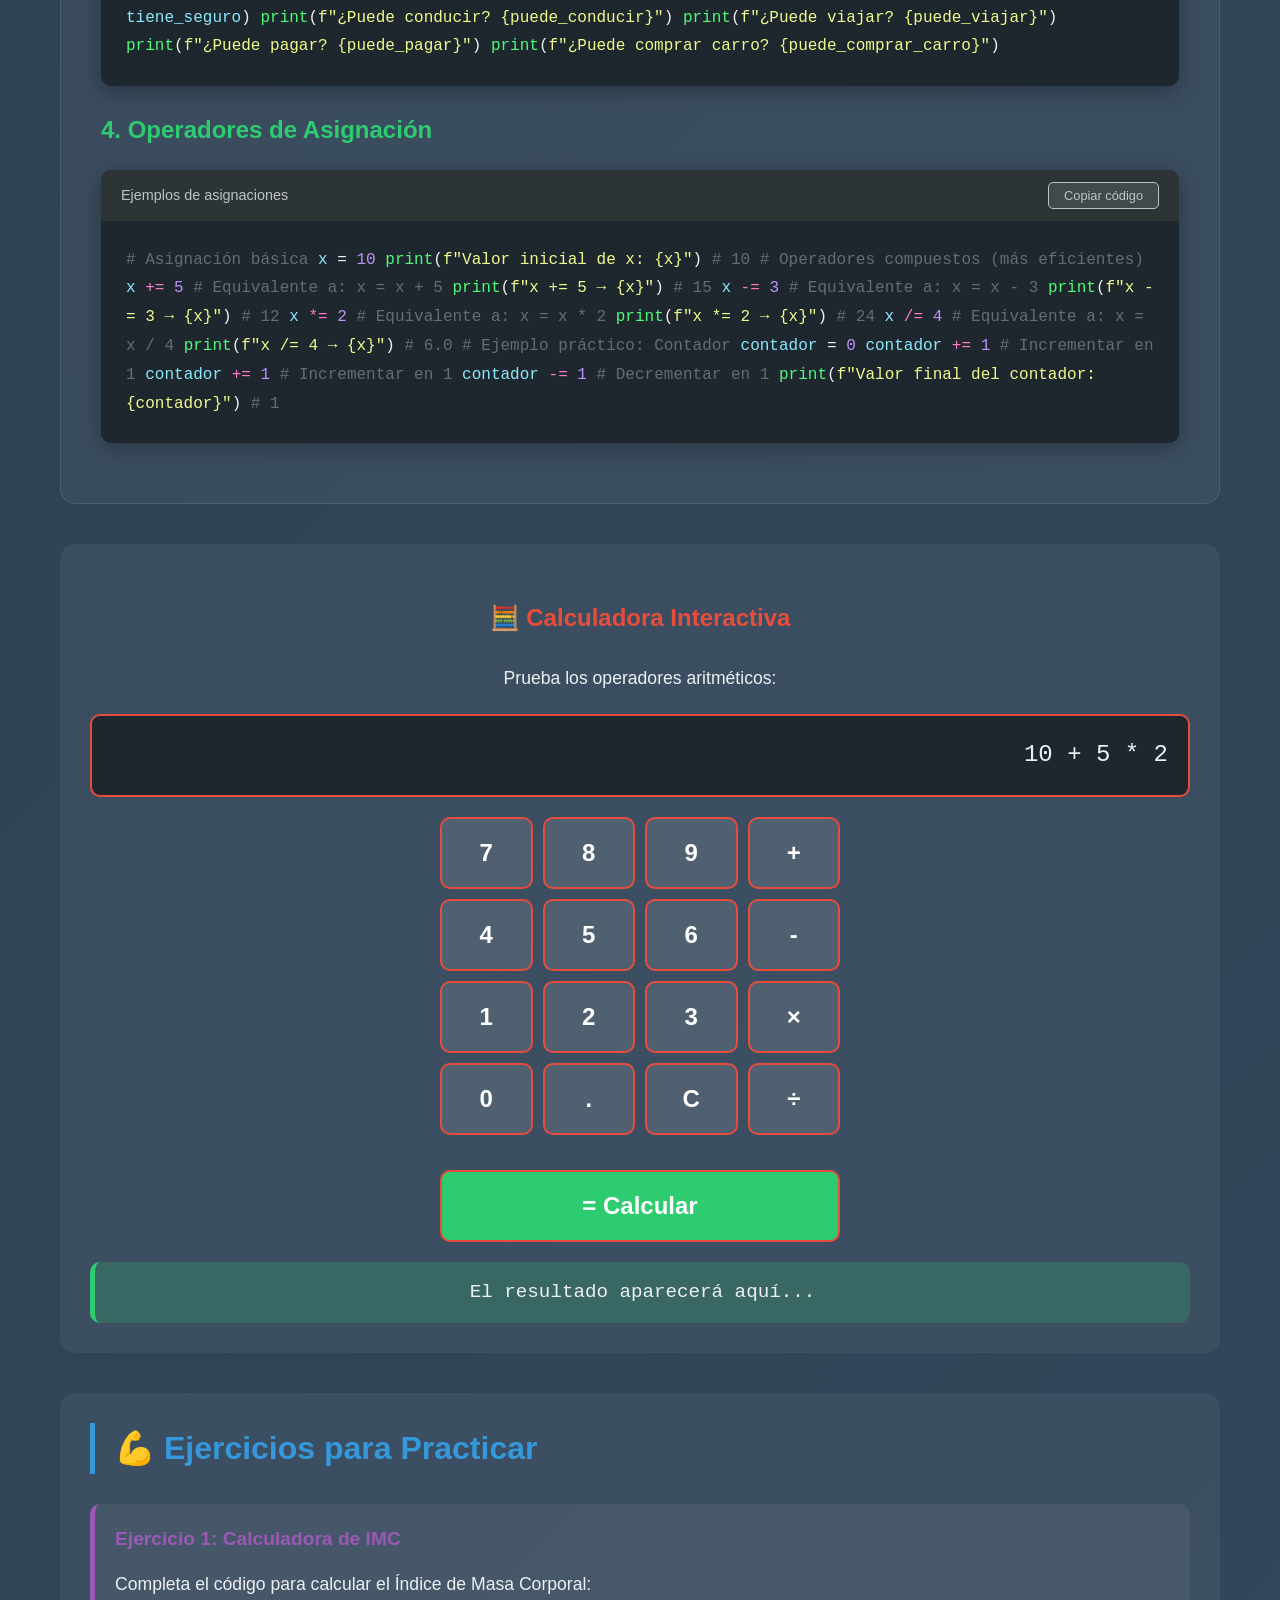
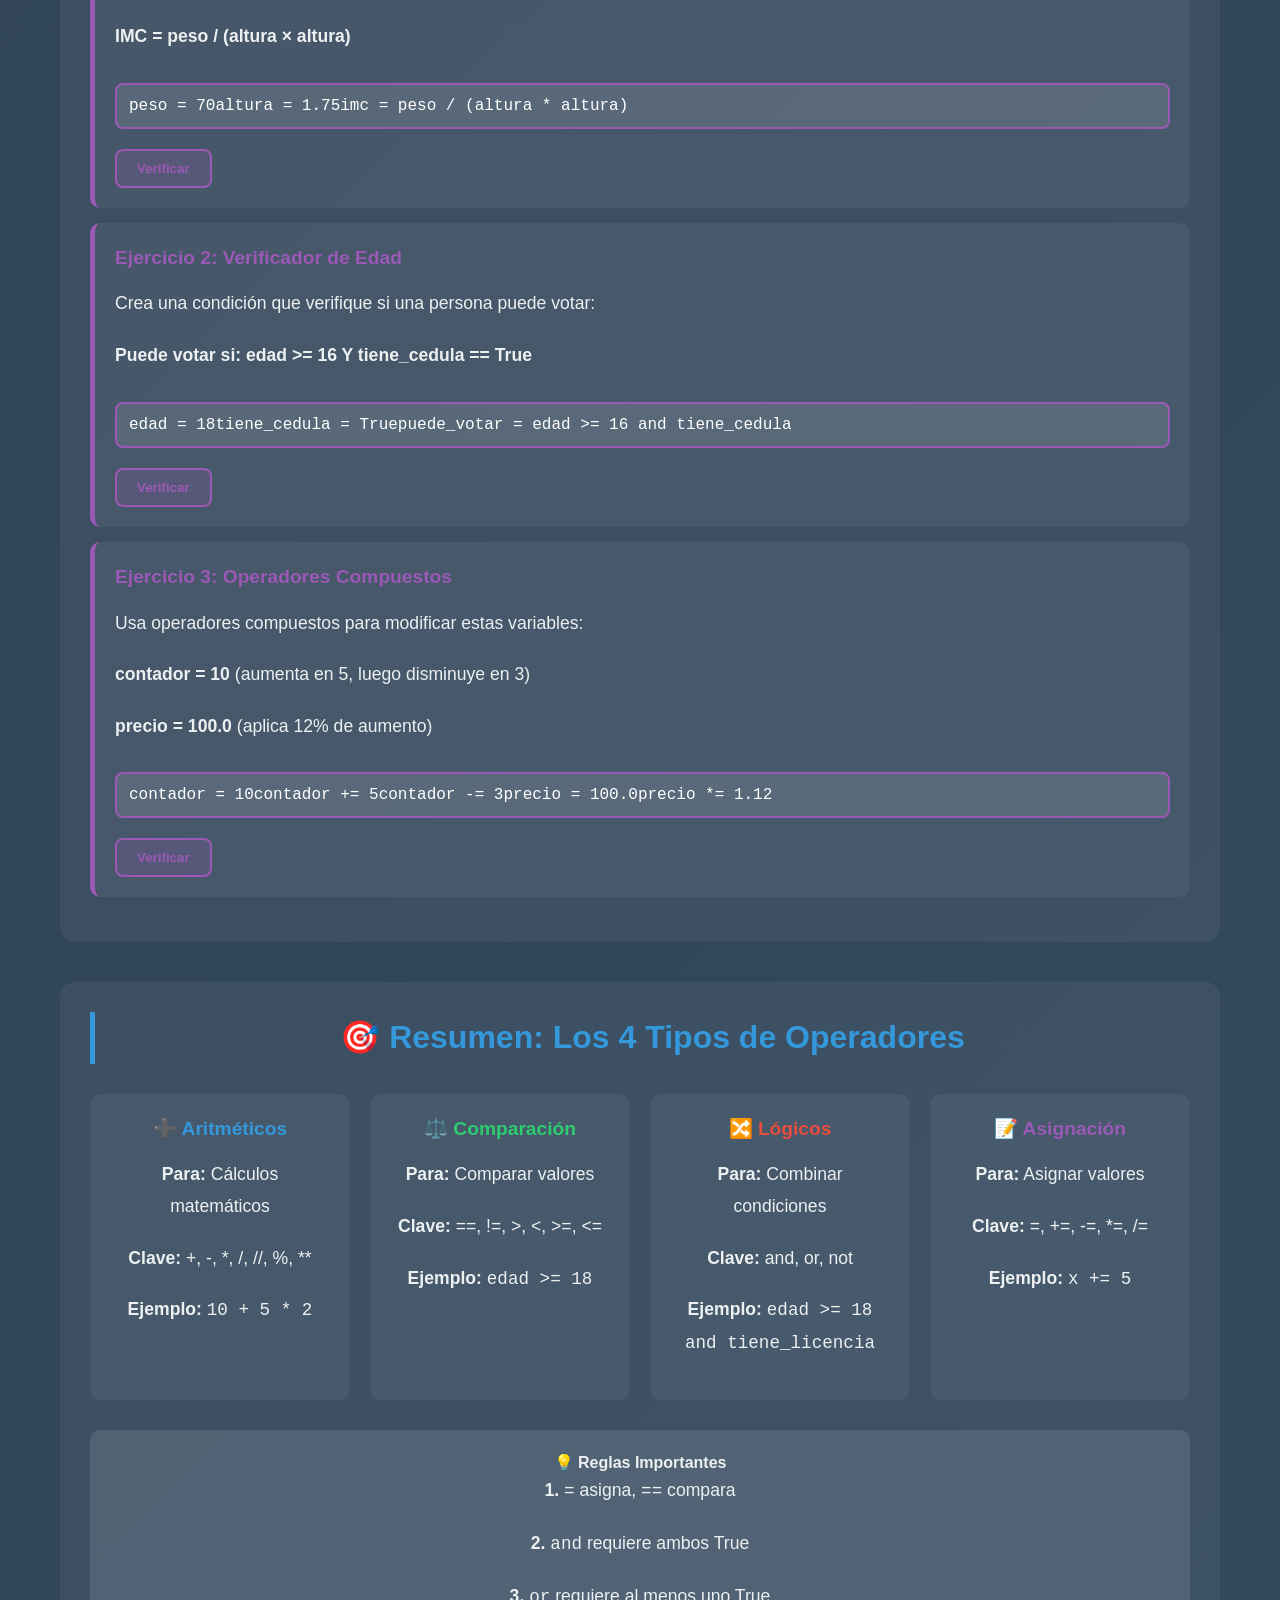
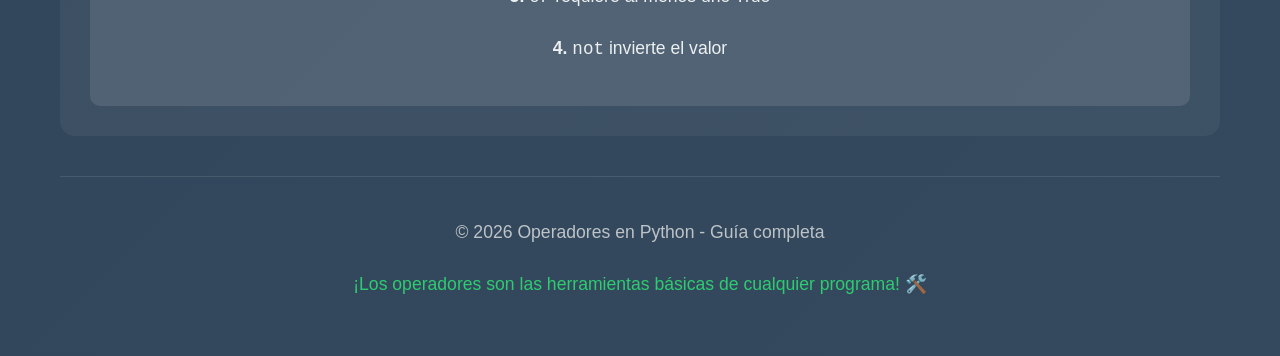
<file: contenido/operadores.html>
<!DOCTYPE html>
<html lang="es">
<head>
    <meta charset="UTF-8">
    <meta name="viewport" content="width=device-width, initial-scale=1.0">
    <title>Operadores en Python</title>
   <link rel="stylesheet" href="../style/style_operadores.css">
   <link rel="icon" type="image/x-icon" href="../image/python.png">
</head>
<body>
    <div class="container">
        <header>
            <div class="python-icon">⚡</div>
            <h1>Operadores en Python</h1>
            <p class="subtitle">Aprende los 4 tipos de operadores fundamentales para realizar operaciones en Python</p>
            
            <div class="tipos-mini">
                <div class="tipo-mini mini-arit">
                    <span>+ - * /</span>
                    <small>Aritméticos</small>
                </div>
                <div class="tipo-mini mini-comp">
                    <span>> < ==</span>
                    <small>Comparación</small>
                </div>
                <div class="tipo-mini mini-log">
                    <span>and or not</span>
                    <small>Lógicos</small>
                </div>
                <div class="tipo-mini mini-asig">
                    <span>= += -=</span>
                    <small>Asignación</small>
                </div>
            </div>
        </header>

        <!-- TARJETAS DE LOS 4 TIPOS -->
        <div class="operadores-grid">
            <!-- OPERADORES ARITMÉTICOS -->
            <div class="operador-card card-arit">
                <div class="operador-header">
                    <div class="operador-icon">+</div>
                    <div>
                        <div class="operador-title">Aritméticos</div>
                        <div class="operador-desc">Para cálculos matemáticos</div>
                    </div>
                </div>
                
                <table class="tabla-operadores">
                    <thead>
                        <tr>
                            <th>Operador</th>
                            <th>Nombre</th>
                            <th>Ejemplo</th>
                        </tr>
                    </thead>
                    <tbody>
                        <tr>
                            <td class="simbolo">+</td>
                            <td>Suma</td>
                            <td><code>5 + 3 → 8</code></td>
                        </tr>
                        <tr>
                            <td class="simbolo">-</td>
                            <td>Resta</td>
                            <td><code>10 - 4 → 6</code></td>
                        </tr>
                        <tr>
                            <td class="simbolo">*</td>
                            <td>Multiplicación</td>
                            <td><code>3 * 4 → 12</code></td>
                        </tr>
                        <tr>
                            <td class="simbolo">/</td>
                            <td>División</td>
                            <td><code>10 / 3 → 3.333</code></td>
                        </tr>
                        <tr>
                            <td class="simbolo">//</td>
                            <td>División entera</td>
                            <td><code>10 // 3 → 3</code></td>
                        </tr>
                        <tr>
                            <td class="simbolo">%</td>
                            <td>Módulo (resto)</td>
                            <td><code>10 % 3 → 1</code></td>
                        </tr>
                        <tr>
                            <td class="simbolo">**</td>
                            <td>Potencia</td>
                            <td><code>2 ** 3 → 8</code></td>
                        </tr>
                    </tbody>
                </table>
            </div>

            <!-- OPERADORES DE COMPARACIÓN -->
            <div class="operador-card card-comp">
                <div class="operador-header">
                    <div class="operador-icon">=</div>
                    <div>
                        <div class="operador-title">Comparación</div>
                        <div class="operador-desc">Para comparar valores</div>
                    </div>
                </div>
                
                <table class="tabla-operadores">
                    <thead>
                        <tr>
                            <th>Operador</th>
                            <th>Nombre</th>
                            <th>Ejemplo</th>
                        </tr>
                    </thead>
                    <tbody>
                        <tr>
                            <td class="simbolo">==</td>
                            <td>Igual a</td>
                            <td><code>5 == 5 → True</code></td>
                        </tr>
                        <tr>
                            <td class="simbolo">!=</td>
                            <td>Diferente de</td>
                            <td><code>5 != 3 → True</code></td>
                        </tr>
                        <tr>
                            <td class="simbolo">></td>
                            <td>Mayor que</td>
                            <td><code>10 > 5 → True</code></td>
                        </tr>
                        <tr>
                            <td class="simbolo"><</td>
                            <td>Menor que</td>
                            <td><code>3 < 7 → True</code></td>
                        </tr>
                        <tr>
                            <td class="simbolo">>=</td>
                            <td>Mayor o igual</td>
                            <td><code>5 >= 5 → True</code></td>
                        </tr>
                        <tr>
                            <td class="simbolo"><=</td>
                            <td>Menor o igual</td>
                            <td><code>4 <= 4 → True</code></td>
                        </tr>
                    </tbody>
                </table>
            </div>

            <!-- OPERADORES LÓGICOS -->
            <div class="operador-card card-log">
                <div class="operador-header">
                    <div class="operador-icon">&</div>
                    <div>
                        <div class="operador-title">Lógicos</div>
                        <div class="operador-desc">Para combinar condiciones</div>
                    </div>
                </div>
                
                <table class="tabla-operadores">
                    <thead>
                        <tr>
                            <th>Operador</th>
                            <th>Nombre</th>
                            <th>Ejemplo</th>
                        </tr>
                    </thead>
                    <tbody>
                        <tr>
                            <td class="simbolo">and</td>
                            <td>Y lógico</td>
                            <td><code>True and False → False</code></td>
                        </tr>
                        <tr>
                            <td class="simbolo">or</td>
                            <td>O lógico</td>
                            <td><code>True or False → True</code></td>
                        </tr>
                        <tr>
                            <td class="simbolo">not</td>
                            <td>NO lógico</td>
                            <td><code>not True → False</code></td>
                        </tr>
                    </tbody>
                </table>
            </div>

            <!-- OPERADORES DE ASIGNACIÓN -->
            <div class="operador-card card-asig">
                <div class="operador-header">
                    <div class="operador-icon">=</div>
                    <div>
                        <div class="operador-title">Asignación</div>
                        <div class="operador-desc">Para asignar valores</div>
                    </div>
                </div>
                
                <table class="tabla-operadores">
                    <thead>
                        <tr>
                            <th>Operador</th>
                            <th>Nombre</th>
                            <th>Ejemplo</th>
                        </tr>
                    </thead>
                    <tbody>
                        <tr>
                            <td class="simbolo">=</td>
                            <td>Asignación</td>
                            <td><code>x = 5</code></td>
                        </tr>
                        <tr>
                            <td class="simbolo">+=</td>
                            <td>Suma y asigna</td>
                            <td><code>x += 3 (x = x + 3)</code></td>
                        </tr>
                        <tr>
                            <td class="simbolo">-=</td>
                            <td>Resta y asigna</td>
                            <td><code>x -= 2 (x = x - 2)</code></td>
                        </tr>
                        <tr>
                            <td class="simbolo">*=</td>
                            <td>Multiplica y asigna</td>
                            <td><code>x *= 2 (x = x * 2)</code></td>
                        </tr>
                        <tr>
                            <td class="simbolo">/=</td>
                            <td>Divide y asigna</td>
                            <td><code>x /= 2 (x = x / 2)</code></td>
                        </tr>
                    </tbody>
                </table>
            </div>
        </div>

        <!-- EJEMPLOS PRÁCTICOS -->
        <section class="ejemplos-section">
            <h2>📝 Ejemplos Prácticos de Operadores</h2>
            
            <h3>1. Operadores Aritméticos</h3>
            <div class="code-container">
                <div class="code-header">
                    <span>Ejemplos de operaciones matemáticas</span>
                    <button class="copy-btn">Copiar código</button>
                </div>
                <div class="code-block">
<code><span class="comment"># Operaciones básicas</span>
<span class="variable">a</span> = <span class="number">10</span>
<span class="variable">b</span> = <span class="number">3</span>

<span class="variable">suma</span> = <span class="variable">a</span> <span class="operator">+</span> <span class="variable">b</span>        <span class="comment"># 13</span>
<span class="variable">resta</span> = <span class="variable">a</span> <span class="operator">-</span> <span class="variable">b</span>        <span class="comment"># 7</span>
<span class="variable">multi</span> = <span class="variable">a</span> <span class="operator">*</span> <span class="variable">b</span>        <span class="comment"># 30</span>
<span class="variable">division</span> = <span class="variable">a</span> <span class="operator">/</span> <span class="variable">b</span>    <span class="comment"># 3.333...</span>
<span class="variable">entera</span> = <span class="variable">a</span> <span class="operator">//</span> <span class="variable">b</span>       <span class="comment"># 3 (sin decimales)</span>
<span class="variable">resto</span> = <span class="variable">a</span> <span class="operator">%</span> <span class="variable">b</span>         <span class="comment"># 1 (10 ÷ 3 = 3 sobra 1)</span>
<span class="variable">potencia</span> = <span class="variable">a</span> <span class="operator">**</span> <span class="variable">b</span>    <span class="comment"># 1000 (10³)</span>

<span class="function">print</span>(<span class="string">f"Suma: {suma}"</span>)
<span class="function">print</span>(<span class="string">f"Resta: {resta}"</span>)
<span class="function">print</span>(<span class="string">f"Multiplicación: {multi}"</span>)
<span class="function">print</span>(<span class="string">f"División: {division:.2f}"</span>)  <span class="comment"># .2f para 2 decimales</span>
<span class="function">print</span>(<span class="string">f"División entera: {entera}"</span>)
<span class="function">print</span>(<span class="string">f"Resto: {resto}"</span>)
<span class="function">print</span>(<span class="string">f"Potencia: {potencia}"</span>)</code>
                </div>
            </div>

            <h3>2. Operadores de Comparación</h3>
            <div class="code-container">
                <div class="code-header">
                    <span>Ejemplos de comparaciones</span>
                    <button class="copy-btn">Copiar código</button>
                </div>
                <div class="code-block">
<code><span class="comment"># Comparaciones numéricas</span>
<span class="variable">edad</span> = <span class="number">18</span>
<span class="variable">nota</span> = <span class="number">85</span>

<span class="variable">es_mayor</span> = <span class="variable">edad</span> <span class="operator">>=</span> <span class="number">18</span>            <span class="comment"># True</span>
<span class="variable">es_menor</span> = <span class="variable">edad</span> <span class="operator"><</span> <span class="number">18</span>             <span class="comment"># False</span>
<span class="variable">es_aprobado</span> = <span class="variable">nota</span> <span class="operator">>=</span> <span class="number">70</span>        <span class="comment"># True</span>
<span class="variable">es_excelente</span> = <span class="variable">nota</span> <span class="operator">></span> <span class="number">90</span>         <span class="comment"># False</span>
<span class="variable">es_igual</span> = <span class="variable">edad</span> <span class="operator">==</span> <span class="number">18</span>           <span class="comment"># True</span>
<span class="variable">es_diferente</span> = <span class="variable">edad</span> <span class="operator">!=</span> <span class="number">21</span>        <span class="comment"># True</span>

<span class="comment"># Comparaciones de strings</span>
<span class="variable">nombre1</span> = <span class="string">"Ana"</span>
<span class="variable">nombre2</span> = <span class="string">"ana"</span>
<span class="variable">son_iguales</span> = <span class="variable">nombre1</span> <span class="operator">==</span> <span class="variable">nombre2</span>  <span class="comment"># False (Python distingue mayúsculas)</span>
<span class="variable">son_iguales_ignore_case</span> = <span class="variable">nombre1</span>.<span class="function">lower</span>() <span class="operator">==</span> <span class="variable">nombre2</span>.<span class="function">lower</span>()  <span class="comment"># True</span>

<span class="function">print</span>(<span class="string">f"¿Es mayor de edad? {es_mayor}"</span>)
<span class="function">print</span>(<span class="string">f"¿Está aprobado? {es_aprobado}"</span>)
<span class="function">print</span>(<span class="string">f"¿Los nombres son iguales? {son_iguales}"</span>)</code>
                </div>
            </div>

            <h3>3. Operadores Lógicos</h3>
            <div class="code-container">
                <div class="code-header">
                    <span>Ejemplos de lógica booleana</span>
                    <button class="copy-btn">Copiar código</button>
                </div>
                <div class="code-block">
<code><span class="comment"># Ejemplos prácticos con operadores lógicos</span>
<span class="variable">tiene_licencia</span> = <span class="keyword">True</span>
<span class="variable">tiene_seguro</span> = <span class="keyword">False</span>
<span class="variable">edad</span> = <span class="number">25</span>
<span class="variable">saldo</span> = <span class="number">1000</span>

<span class="comment"># Puede conducir si tiene licencia Y es mayor de edad</span>
<span class="variable">puede_conducir</span> = <span class="variable">tiene_licencia</span> <span class="keyword">and</span> <span class="variable">edad</span> <span class="operator">>=</span> <span class="number">18</span>  <span class="comment"># True</span>

<span class="comment"># Puede viajar si tiene licencia O tiene seguro</span>
<span class="variable">puede_viajar</span> = <span class="variable">tiene_licencia</span> <span class="keyword">or</span> <span class="variable">tiene_seguro</span>    <span class="comment"># True</span>

<span class="comment"># No puede pagar si NO tiene suficiente saldo</span>
<span class="variable">puede_pagar</span> = <span class="keyword">not</span> (<span class="variable">saldo</span> <span class="operator"><</span> <span class="number">500</span>)                <span class="comment"># True (1000 NO es menor que 500)</span>

<span class="comment"># Combinación compleja</span>
<span class="variable">puede_comprar_carro</span> = (<span class="variable">edad</span> <span class="operator">>=</span> <span class="number">18</span> <span class="keyword">and</span> <span class="variable">tiene_licencia</span>) <span class="keyword">and</span> (<span class="variable">saldo</span> <span class="operator">></span> <span class="number">20000</span> <span class="keyword">or</span> <span class="variable">tiene_seguro</span>)

<span class="function">print</span>(<span class="string">f"¿Puede conducir? {puede_conducir}"</span>)
<span class="function">print</span>(<span class="string">f"¿Puede viajar? {puede_viajar}"</span>)
<span class="function">print</span>(<span class="string">f"¿Puede pagar? {puede_pagar}"</span>)
<span class="function">print</span>(<span class="string">f"¿Puede comprar carro? {puede_comprar_carro}"</span>)</code>
                </div>
            </div>

            <h3>4. Operadores de Asignación</h3>
            <div class="code-container">
                <div class="code-header">
                    <span>Ejemplos de asignaciones</span>
                    <button class="copy-btn">Copiar código</button>
                </div>
                <div class="code-block">
<code><span class="comment"># Asignación básica</span>
<span class="variable">x</span> = <span class="number">10</span>
<span class="function">print</span>(<span class="string">f"Valor inicial de x: {x}"</span>)  <span class="comment"># 10</span>

<span class="comment"># Operadores compuestos (más eficientes)</span>
<span class="variable">x</span> <span class="operator">+=</span> <span class="number">5</span>   <span class="comment"># Equivalente a: x = x + 5</span>
<span class="function">print</span>(<span class="string">f"x += 5 → {x}"</span>)  <span class="comment"># 15</span>

<span class="variable">x</span> <span class="operator">-=</span> <span class="number">3</span>   <span class="comment"># Equivalente a: x = x - 3</span>
<span class="function">print</span>(<span class="string">f"x -= 3 → {x}"</span>)  <span class="comment"># 12</span>

<span class="variable">x</span> <span class="operator">*=</span> <span class="number">2</span>   <span class="comment"># Equivalente a: x = x * 2</span>
<span class="function">print</span>(<span class="string">f"x *= 2 → {x}"</span>)  <span class="comment"># 24</span>

<span class="variable">x</span> <span class="operator">/=</span> <span class="number">4</span>   <span class="comment"># Equivalente a: x = x / 4</span>
<span class="function">print</span>(<span class="string">f"x /= 4 → {x}"</span>)  <span class="comment"># 6.0</span>

<span class="comment"># Ejemplo práctico: Contador</span>
<span class="variable">contador</span> = <span class="number">0</span>
<span class="variable">contador</span> <span class="operator">+=</span> <span class="number">1</span>  <span class="comment"># Incrementar en 1</span>
<span class="variable">contador</span> <span class="operator">+=</span> <span class="number">1</span>  <span class="comment"># Incrementar en 1</span>
<span class="variable">contador</span> <span class="operator">-=</span> <span class="number">1</span>  <span class="comment"># Decrementar en 1</span>
<span class="function">print</span>(<span class="string">f"Valor final del contador: {contador}"</span>)  <span class="comment"># 1</span></code>
                </div>
            </div>
        </section>

        <!-- CALCULADORA INTERACTIVA -->
        <section class="calculadora">
            <h3>🧮 Calculadora Interactiva</h3>
            <p>Prueba los operadores aritméticos:</p>
            
            <div class="calc-display" id="calc-display">0</div>
            
            <div class="calc-grid">
                <button class="calc-btn" onclick="addToDisplay('7')">7</button>
                <button class="calc-btn" onclick="addToDisplay('8')">8</button>
                <button class="calc-btn" onclick="addToDisplay('9')">9</button>
                <button class="calc-btn" onclick="addToDisplay(' + ')">+</button>
                
                <button class="calc-btn" onclick="addToDisplay('4')">4</button>
                <button class="calc-btn" onclick="addToDisplay('5')">5</button>
                <button class="calc-btn" onclick="addToDisplay('6')">6</button>
                <button class="calc-btn" onclick="addToDisplay(' - ')">-</button>
                
                <button class="calc-btn" onclick="addToDisplay('1')">1</button>
                <button class="calc-btn" onclick="addToDisplay('2')">2</button>
                <button class="calc-btn" onclick="addToDisplay('3')">3</button>
                <button class="calc-btn" onclick="addToDisplay(' * ')">×</button>
                
                <button class="calc-btn" onclick="addToDisplay('0')">0</button>
                <button class="calc-btn" onclick="addToDisplay('.')">.</button>
                <button class="calc-btn" onclick="clearDisplay()">C</button>
                <button class="calc-btn" onclick="addToDisplay(' / ')">÷</button>
            </div>
            
            <button class="calc-btn" onclick="calculate()" style="margin-top: 15px; width: 100%; max-width: 400px; background: var(--comparacion-color);">
                = Calcular
            </button>
            
            <div class="calc-result" id="calc-result">
                El resultado aparecerá aquí...
            </div>
        </section>

        <!-- EJERCICIOS PRÁCTICOS -->
        <section class="ejercicios">
            <h2>💪 Ejercicios para Practicar</h2>
            
            <div class="ejercicio">
                <h4>Ejercicio 1: Calculadora de IMC</h4>
                <p>Completa el código para calcular el Índice de Masa Corporal:</p>
                <p><strong>IMC = peso / (altura × altura)</strong></p>
                <input type="text" class="ejercicio-input" id="ej1-input" placeholder="Escribe tu código aquí...">
                <button class="verificar-btn" onclick="verificarEjercicio(1)">Verificar</button>
                <div class="resultado" id="resultado1"></div>
            </div>
            
            <div class="ejercicio">
                <h4>Ejercicio 2: Verificador de Edad</h4>
                <p>Crea una condición que verifique si una persona puede votar:</p>
                <p><strong>Puede votar si: edad >= 16 Y tiene_cedula == True</strong></p>
                <input type="text" class="ejercicio-input" id="ej2-input" placeholder='Ej: puede_votar = edad >= 16 and tiene_cedula'>
                <button class="verificar-btn" onclick="verificarEjercicio(2)">Verificar</button>
                <div class="resultado" id="resultado2"></div>
            </div>
            
            <div class="ejercicio">
                <h4>Ejercicio 3: Operadores Compuestos</h4>
                <p>Usa operadores compuestos para modificar estas variables:</p>
                <p><strong>contador = 10</strong> (aumenta en 5, luego disminuye en 3)</p>
                <p><strong>precio = 100.0</strong> (aplica 12% de aumento)</p>
                <input type="text" class="ejercicio-input" id="ej3-input" placeholder='Ej: contador += 5; precio *= 1.12'>
                <button class="verificar-btn" onclick="verificarEjercicio(3)">Verificar</button>
                <div class="resultado" id="resultado3"></div>
            </div>
        </section>

        <!-- RESUMEN FINAL -->
        <section class="resumen">
            <h2>🎯 Resumen: Los 4 Tipos de Operadores</h2>
            
            <div class="resumen-grid">
                <div class="resumen-item">
                    <h4 style="color: var(--aritmetico-color);">➕ Aritméticos</h4>
                    <p><strong>Para:</strong> Cálculos matemáticos</p>
                    <p><strong>Clave:</strong> +, -, *, /, //, %, **</p>
                    <p><strong>Ejemplo:</strong> <code>10 + 5 * 2</code></p>
                </div>
                
                <div class="resumen-item">
                    <h4 style="color: var(--comparacion-color);">⚖️ Comparación</h4>
                    <p><strong>Para:</strong> Comparar valores</p>
                    <p><strong>Clave:</strong> ==, !=, >, <, >=, <=</p>
                    <p><strong>Ejemplo:</strong> <code>edad >= 18</code></p>
                </div>
                
                <div class="resumen-item">
                    <h4 style="color: var(--logico-color);">🔀 Lógicos</h4>
                    <p><strong>Para:</strong> Combinar condiciones</p>
                    <p><strong>Clave:</strong> and, or, not</p>
                    <p><strong>Ejemplo:</strong> <code>edad >= 18 and tiene_licencia</code></p>
                </div>
                
                <div class="resumen-item">
                    <h4 style="color: var(--asignacion-color);">📝 Asignación</h4>
                    <p><strong>Para:</strong> Asignar valores</p>
                    <p><strong>Clave:</strong> =, +=, -=, *=, /=</p>
                    <p><strong>Ejemplo:</strong> <code>x += 5</code></p>
                </div>
            </div>
            
            <div style="margin-top: 30px; padding: 20px; background: rgba(255,255,255,0.1); border-radius: 10px;">
                <h4>💡 Reglas Importantes</h4>
                <p><strong>1.</strong> <code>=</code> asigna, <code>==</code> compara</p>
                <p><strong>2.</strong> <code>and</code> requiere ambos True</p>
                <p><strong>3.</strong> <code>or</code> requiere al menos uno True</p>
                <p><strong>4.</strong> <code>not</code> invierte el valor</p>
            </div>
        </section>

        <footer>
            <p>© 2026 Operadores en Python - Guía completa</p>
            <p style="margin-top: 10px; color: var(--comparacion-color);">¡Los operadores son las herramientas básicas de cualquier programa! 🛠️</p>
        </footer>
    </div>

    <script>
        // Variables para la calculadora
        let display = document.getElementById('calc-display');
        let resultDisplay = document.getElementById('calc-result');

        // Funciones de la calculadora
        function addToDisplay(value) {
            if (display.textContent === '0' && value !== '.') {
                display.textContent = value;
            } else {
                display.textContent += value;
            }
        }

        function clearDisplay() {
            display.textContent = '0';
            resultDisplay.textContent = 'El resultado aparecerá aquí...';
        }

        function calculate() {
            try {
                let expression = display.textContent
                    .replace(/×/g, '*')
                    .replace(/÷/g, '/');
                
                let result = eval(expression);
                
                // Mostrar explicación
                let explanation = `🧮 CÁLCULO:\n`;
                explanation += `═══════════════════════════════════\n\n`;
                explanation += `Expresión: ${display.textContent}\n`;
                explanation += `Resultado: ${result}\n\n`;
                explanation += `📝 Explicación:\n`;
                
                // Analizar la expresión
                if (expression.includes('+')) {
                    explanation += `→ Suma: ${expression.split('+')[0]} + ${expression.split('+')[1]}\n`;
                } else if (expression.includes('-')) {
                    explanation += `→ Resta: ${expression.split('-')[0]} - ${expression.split('-')[1]}\n`;
                } else if (expression.includes('*')) {
                    explanation += `→ Multiplicación: ${expression.split('*')[0]} × ${expression.split('*')[1]}\n`;
                } else if (expression.includes('/')) {
                    explanation += `→ División: ${expression.split('/')[0]} ÷ ${expression.split('/')[1]}\n`;
                }
                
                explanation += `\n✅ ¡Operación completada!`;
                
                resultDisplay.textContent = explanation;
                display.textContent = result.toString();
            } catch (error) {
                resultDisplay.textContent = '❌ Error: Expresión inválida\n\nEjemplos válidos:\n10 + 5\n20 * 3\n15 / 3';
            }
        }

        // Verificar ejercicios
        function verificarEjercicio(numero) {
            const input = document.getElementById(`ej${numero}-input`).value.trim();
            const resultado = document.getElementById(`resultado${numero}`);
            
            let feedback = '';
            
            switch(numero) {
                case 1:
                    // Ejercicio de IMC
                    if (input.includes('/') && input.includes('*') || 
                        input.includes('/') && input.includes('**')) {
                        feedback = `✅ ¡CORRECTO!\n\nEjemplo de solución:\npeso = 70\naltura = 1.75\nimc = peso / (altura * altura)\n# Resultado: 22.86\n\n¡Bien hecho! Has usado operadores aritméticos correctamente.`;
                    } else {
                        feedback = `❌ Intenta de nuevo\n\nRecuerda: IMC = peso / (altura × altura)\n\nPuedes usar:\n- Multiplicación: altura * altura\n- Potencia: altura ** 2\n\nEjemplo: imc = peso / (altura * altura)`;
                    }
                    break;
                    
                case 2:
                    // Ejercicio de votación
                    if (input.includes('>=') && input.includes('and')) {
                        feedback = `✅ ¡EXCELENTE!\n\nEjemplo completo:\nedad = 18\ntiene_cedula = True\npuede_votar = edad >= 16 and tiene_cedula\n# Resultado: True\n\n¡Perfecto! Has combinado operadores de comparación y lógicos.`;
                    } else {
                        feedback = `❌ Revisa tu código\n\nRecuerda: Puede votar si edad >= 16 Y tiene_cedula == True\n\nDebes usar:\n- >= para mayor o igual\n- and para combinar condiciones\n\nEjemplo: puede_votar = edad >= 16 and tiene_cedula`;
                    }
                    break;
                    
                case 3:
                    // Ejercicio de operadores compuestos
                    if ((input.includes('+=') || input.includes('-=')) && 
                        (input.includes('*=') || input.includes('/='))) {
                        feedback = `✅ ¡MUY BIEN!\n\nEjemplo completo:\ncontador = 10\ncontador += 5  # Ahora 15\ncontador -= 3  # Ahora 12\n\nprecio = 100.0\nprecio *= 1.12  # Aumenta 12% (112.0)\n\n¡Perfecto uso de operadores compuestos!`;
                    } else {
                        feedback = `❌ Practica más\n\nRecuerda los operadores compuestos:\n+= suma y asigna\n-= resta y asigna\n*= multiplica y asigna\n/= divide y asigna\n\nEjemplo:\ncontador += 5\nprecio *= 1.12`;
                    }
                    break;
            }
            
            resultado.textContent = feedback;
            resultado.style.display = 'block';
        }

        // Botones copiar código
        document.querySelectorAll('.copy-btn').forEach(btn => {
            btn.addEventListener('click', function() {
                const codeBlock = this.closest('.code-container').querySelector('.code-block');
                const code = codeBlock.innerText;
                
                navigator.clipboard.writeText(code).then(() => {
                    const originalText = this.textContent;
                    this.textContent = '✓ Copiado!';
                    this.style.background = '#27ae60';
                    this.style.borderColor = '#2ecc71';
                    this.style.color = 'white';
                    
                    setTimeout(() => {
                        this.textContent = originalText;
                        this.style.background = '';
                        this.style.borderColor = '';
                        this.style.color = '';
                    }, 2000);
                });
            });
        });

        // Teclado para la calculadora
        document.addEventListener('keydown', function(event) {
            const key = event.key;
            
            if (key >= '0' && key <= '9') {
                addToDisplay(key);
            } else if (key === '+') {
                addToDisplay(' + ');
            } else if (key === '-') {
                addToDisplay(' - ');
            } else if (key === '*') {
                addToDisplay(' * ');
            } else if (key === '/') {
                addToDisplay(' / ');
            } else if (key === '.') {
                addToDisplay('.');
            } else if (key === 'Enter') {
                calculate();
            } else if (key === 'Escape' || key === 'Delete') {
                clearDisplay();
            } else if (key === 'Backspace') {
                if (display.textContent.length > 1) {
                    display.textContent = display.textContent.slice(0, -1);
                } else {
                    display.textContent = '0';
                }
            }
        });

        // Inicializar con un ejemplo
        document.addEventListener('DOMContentLoaded', () => {
            // Ejemplo inicial en la calculadora
            display.textContent = '10 + 5 * 2';
            
            // Ejemplos en los ejercicios
            document.getElementById('ej1-input').value = 'peso = 70\naltura = 1.75\nimc = peso / (altura * altura)';
            document.getElementById('ej2-input').value = 'edad = 18\ntiene_cedula = True\npuede_votar = edad >= 16 and tiene_cedula';
            document.getElementById('ej3-input').value = 'contador = 10\ncontador += 5\ncontador -= 3\nprecio = 100.0\nprecio *= 1.12';
        });
    </script>
</body>
</html>
</file>
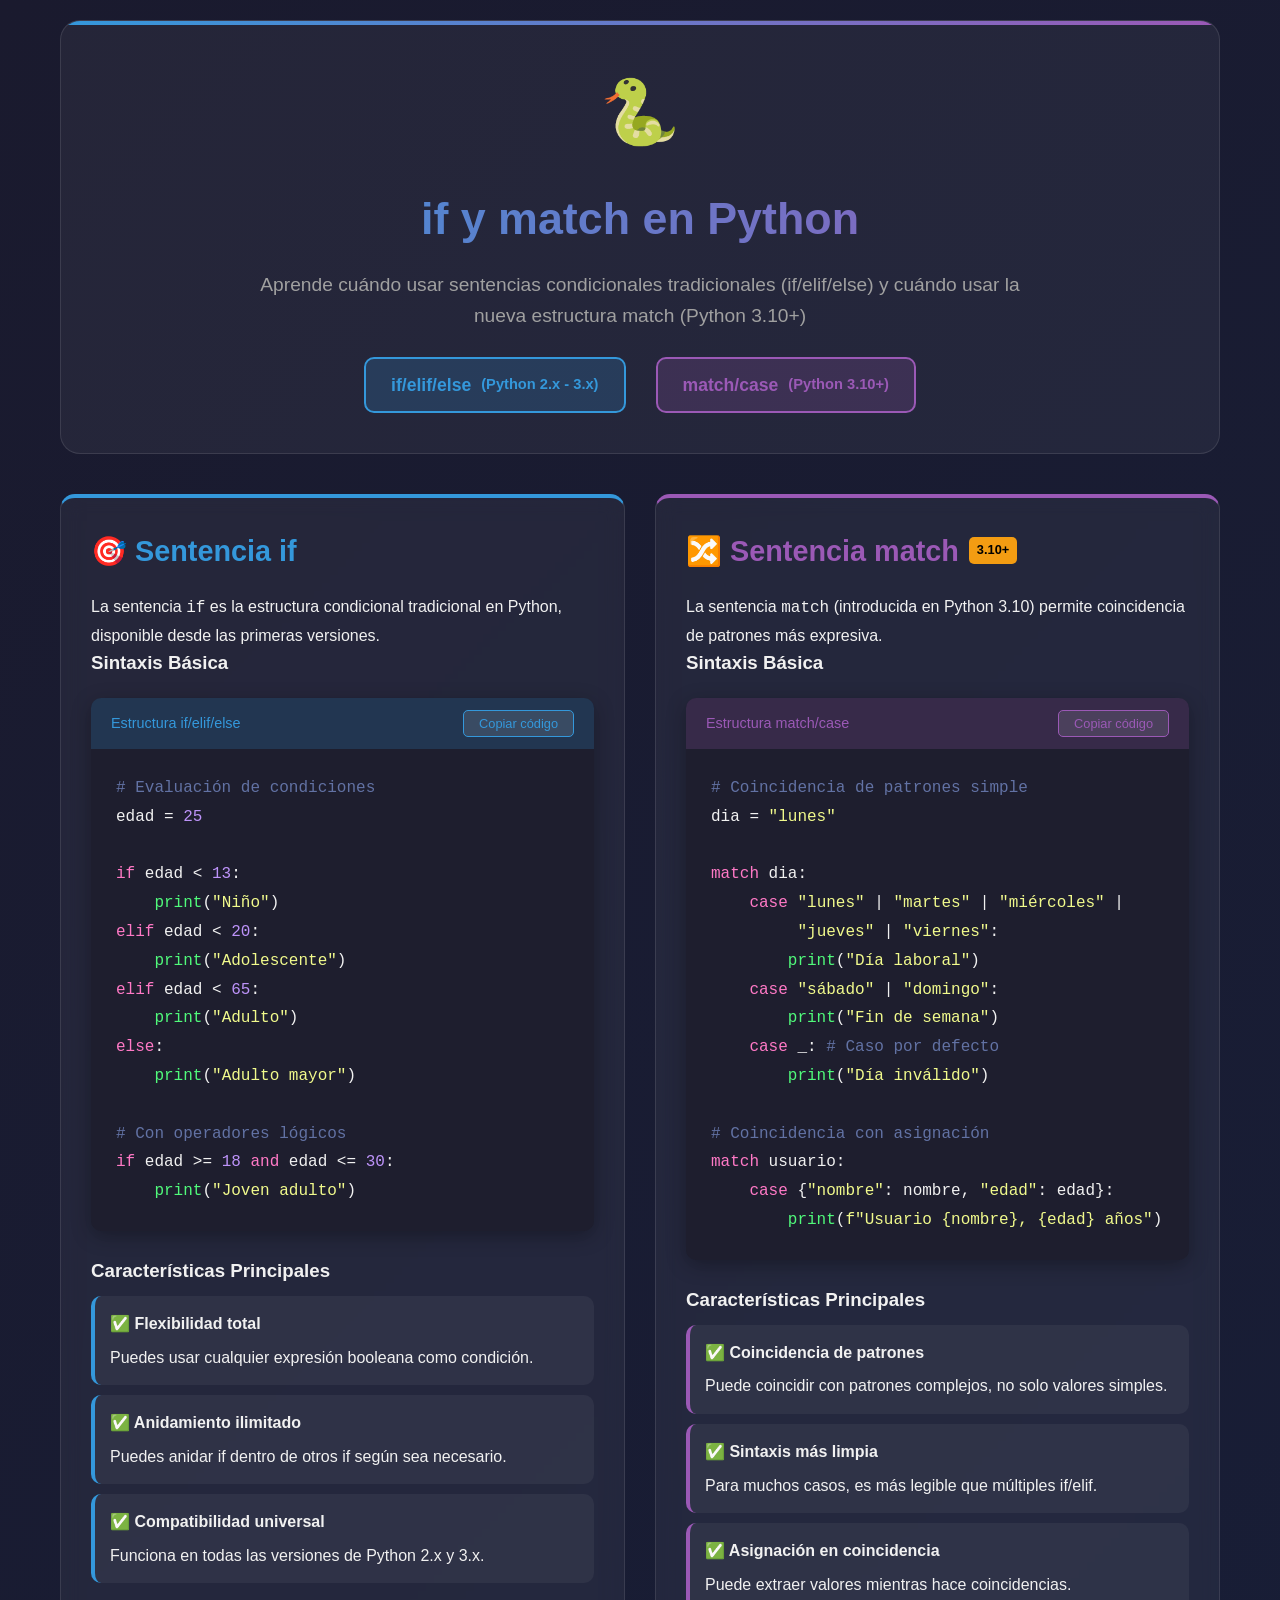
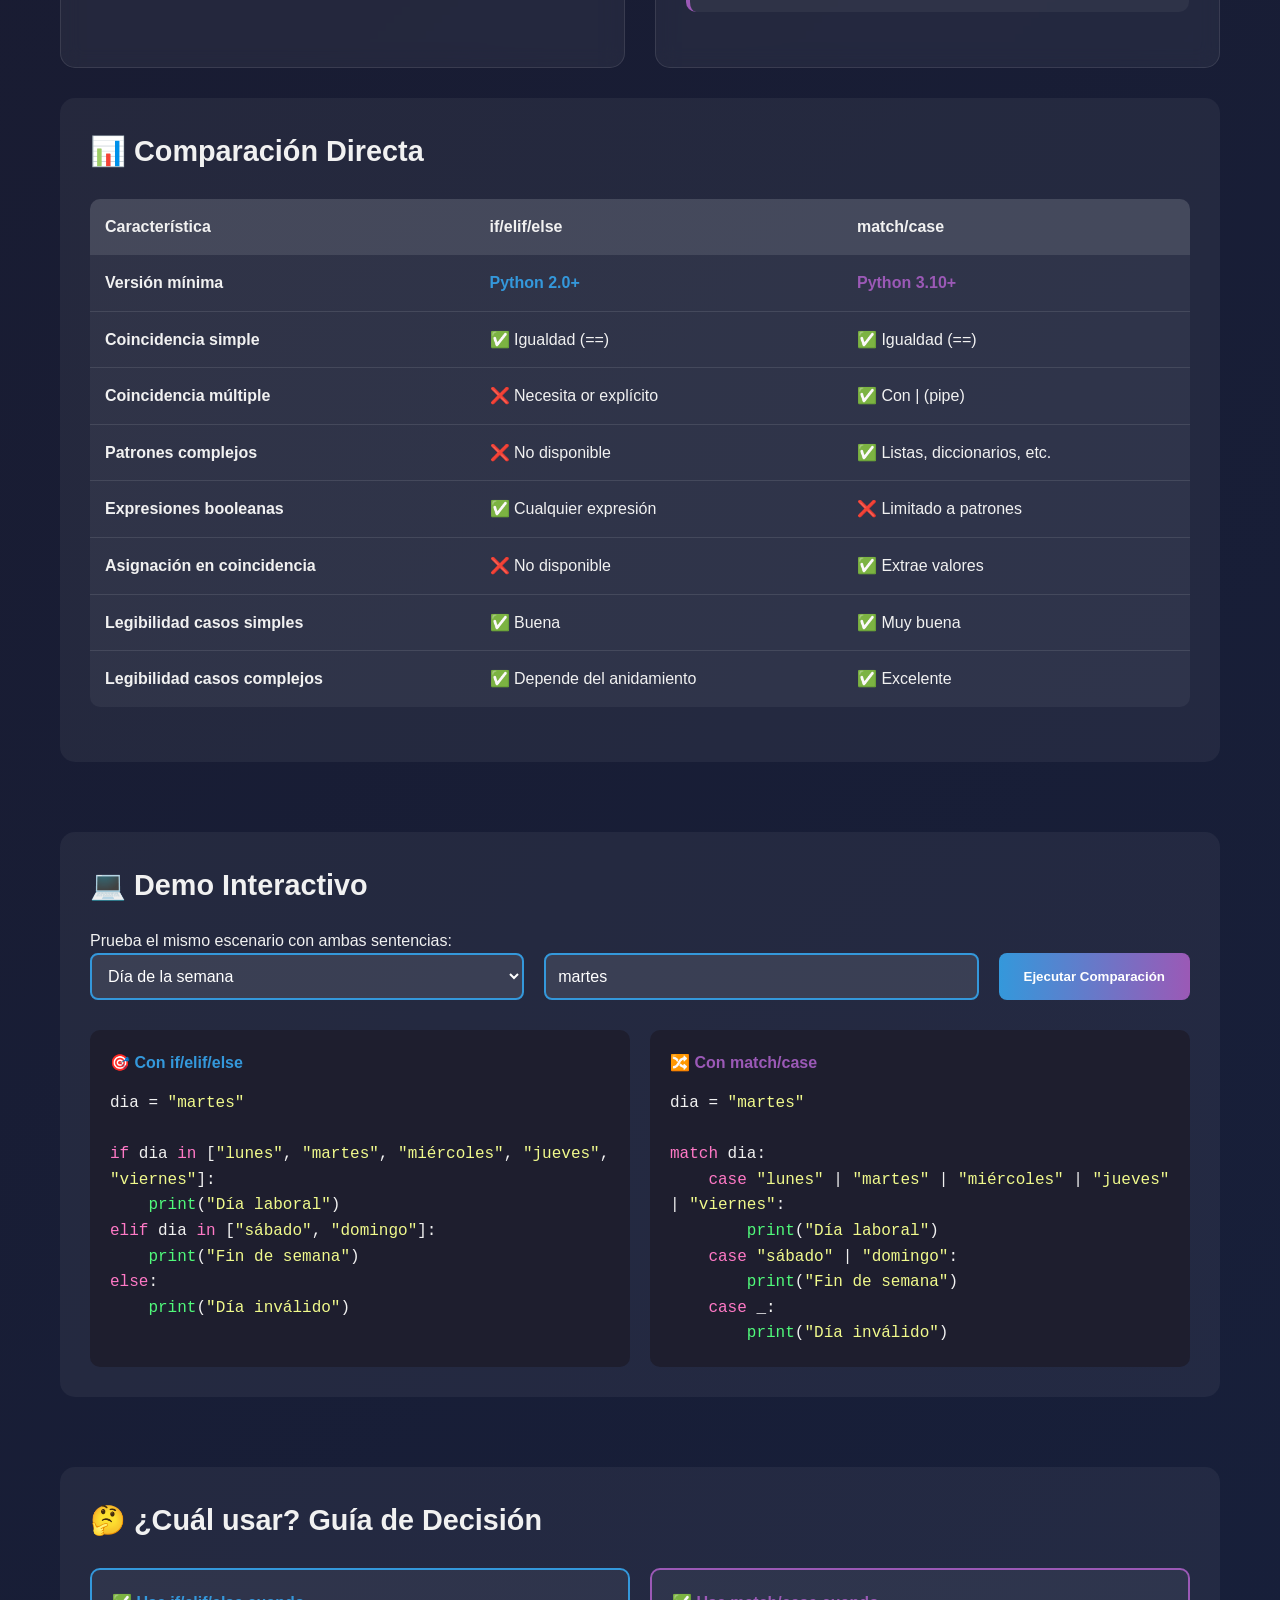
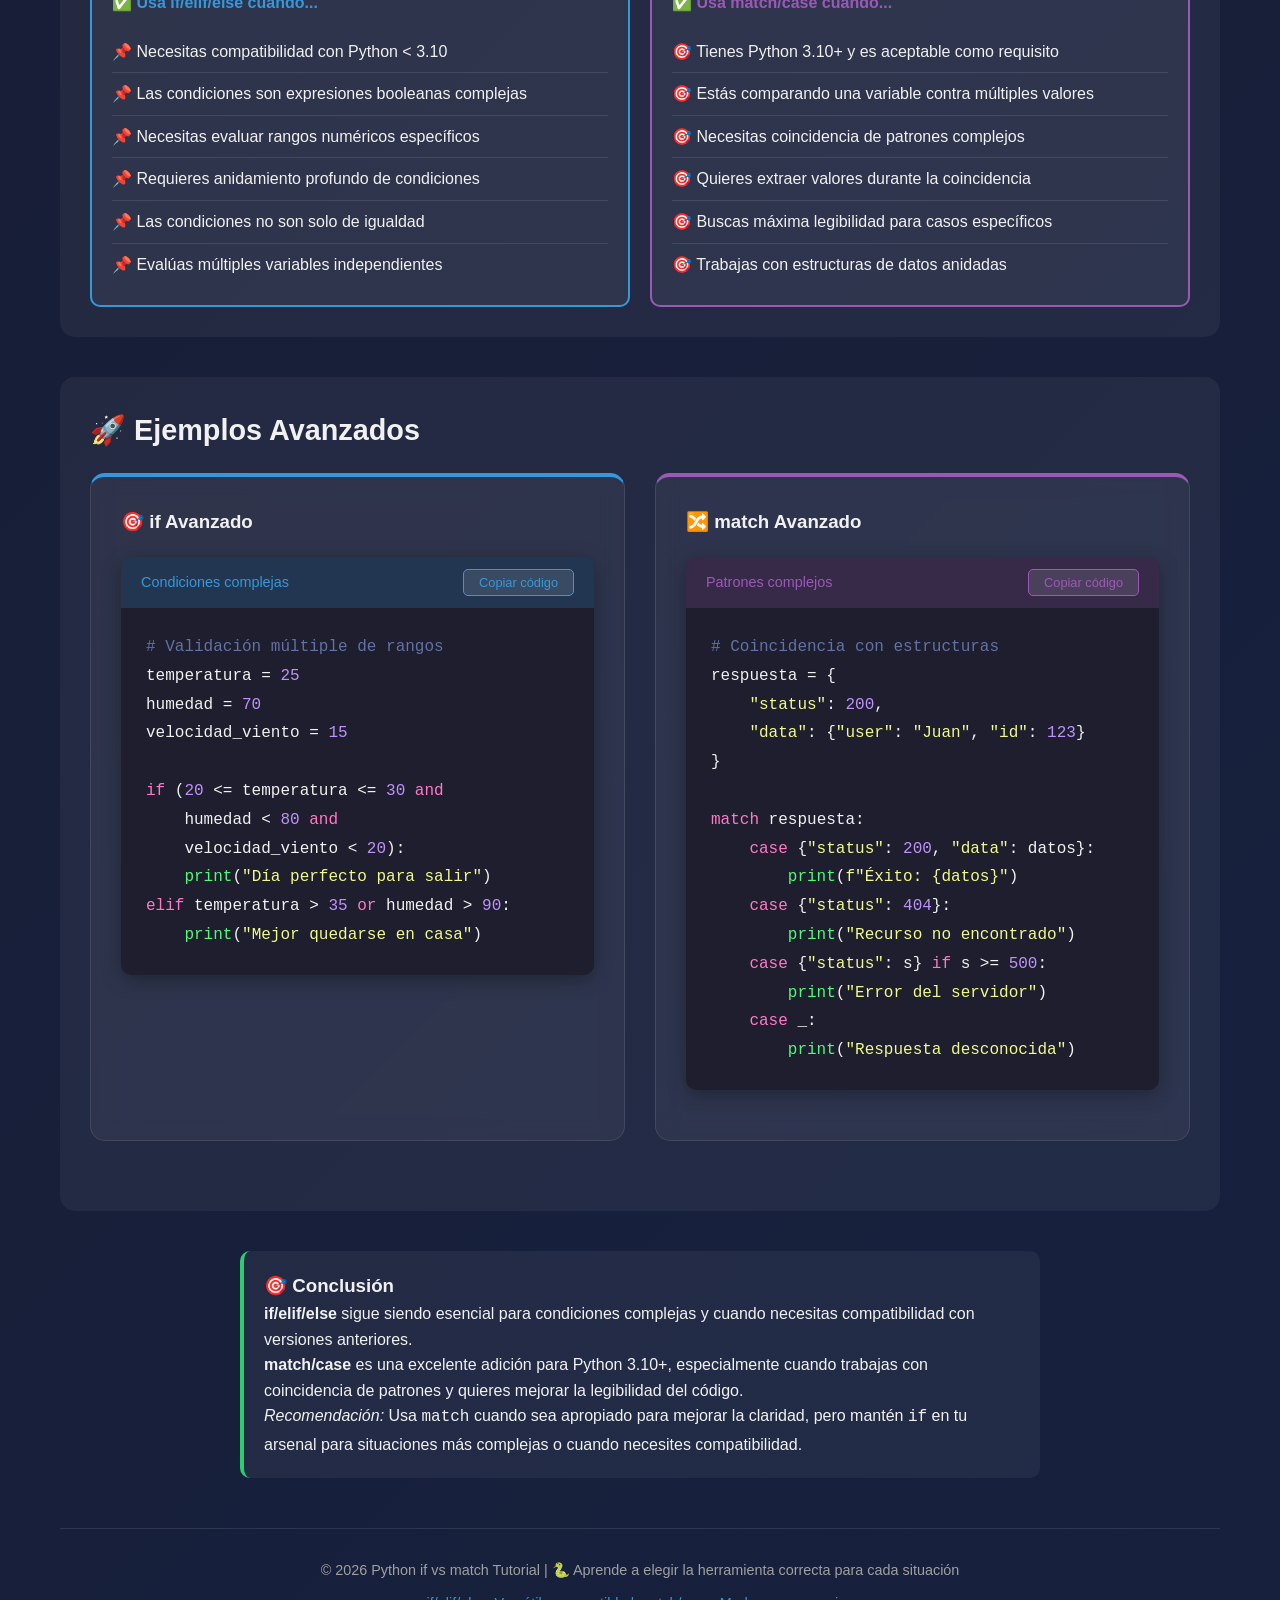
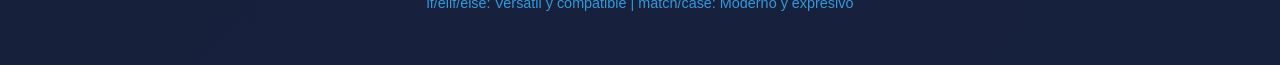
<file: contenido/sentencias_control.html>
<!DOCTYPE html>
<html lang="es">
<head>
    <meta charset="UTF-8">
    <meta name="viewport" content="width=device-width, initial-scale=1.0">
    <title>Python: if y match | Ejemplos</title>
    <link rel="stylesheet" href="../style/sentencias_control.css">
    <link rel="icon" type="image/x-icon" href="../image/python.png">
</head>
<body>
    <div class="container">
        <header>
            <div class="python-icon">🐍</div>
            <h1>if y match en Python</h1>
            <p class="subtitle">Aprende cuándo usar sentencias condicionales tradicionales (if/elif/else) y cuándo usar la nueva estructura match (Python 3.10+)</p>
            
            <div class="comparison-badges">
                <div class="badge badge-if">
                    <span>if/elif/else</span>
                    <small>(Python 2.x - 3.x)</small>
                </div>
                <div class="badge badge-match">
                    <span>match/case</span>
                    <small>(Python 3.10+)</small>
                </div>
            </div>
        </header>

        <div class="content-grid">
            <!-- SECCIÓN IF -->
            <section class="section section-if">
                <h2>🎯 Sentencia if</h2>
                <p>La sentencia <code>if</code> es la estructura condicional tradicional en Python, disponible desde las primeras versiones.</p>

                <h3>Sintaxis Básica</h3>
                <div class="code-container">
                    <div class="code-header code-header-if">
                        <span>Estructura if/elif/else</span>
                        <button class="copy-btn">Copiar código</button>
                    </div>
                    <div class="code-block">
                        <code>
                            <span class="comment"># Evaluación de condiciones</span><br>
                            edad = <span class="number">25</span><br><br>
                            
                            <span class="keyword">if</span> edad &lt; <span class="number">13</span>:<br>
                            &nbsp;&nbsp;&nbsp;&nbsp;<span class="function">print</span>(<span class="string">"Niño"</span>)<br>
                            <span class="keyword">elif</span> edad &lt; <span class="number">20</span>:<br>
                            &nbsp;&nbsp;&nbsp;&nbsp;<span class="function">print</span>(<span class="string">"Adolescente"</span>)<br>
                            <span class="keyword">elif</span> edad &lt; <span class="number">65</span>:<br>
                            &nbsp;&nbsp;&nbsp;&nbsp;<span class="function">print</span>(<span class="string">"Adulto"</span>)<br>
                            <span class="keyword">else</span>:<br>
                            &nbsp;&nbsp;&nbsp;&nbsp;<span class="function">print</span>(<span class="string">"Adulto mayor"</span>)<br><br>
                            
                            <span class="comment"># Con operadores lógicos</span><br>
                            <span class="keyword">if</span> edad >= <span class="number">18</span> <span class="keyword">and</span> edad &lt;= <span class="number">30</span>:<br>
                            &nbsp;&nbsp;&nbsp;&nbsp;<span class="function">print</span>(<span class="string">"Joven adulto"</span>)<br>
                        </code>
                    </div>
                </div>

                <div class="features">
                    <h3>Características Principales</h3>
                    <div class="feature-item feature-if">
                        <h4>✅ Flexibilidad total</h4>
                        <p>Puedes usar cualquier expresión booleana como condición.</p>
                    </div>
                    <div class="feature-item feature-if">
                        <h4>✅ Anidamiento ilimitado</h4>
                        <p>Puedes anidar if dentro de otros if según sea necesario.</p>
                    </div>
                    <div class="feature-item feature-if">
                        <h4>✅ Compatibilidad universal</h4>
                        <p>Funciona en todas las versiones de Python 2.x y 3.x.</p>
                    </div>
                </div>
            </section>

            <!-- SECCIÓN MATCH -->
            <section class="section section-match">
                <h2>🔀 Sentencia match <span class="version-badge">3.10+</span></h2>
                <p>La sentencia <code>match</code> (introducida en Python 3.10) permite coincidencia de patrones más expresiva.</p>

                <h3>Sintaxis Básica</h3>
                <div class="code-container">
                    <div class="code-header code-header-match">
                        <span>Estructura match/case</span>
                        <button class="copy-btn">Copiar código</button>
                    </div>
                    <div class="code-block">
                        <code>
                            <span class="comment"># Coincidencia de patrones simple</span><br>
                            dia = <span class="string">"lunes"</span><br><br>
                            
                            <span class="keyword">match</span> dia:<br>
                            &nbsp;&nbsp;&nbsp;&nbsp;<span class="keyword">case</span> <span class="string">"lunes"</span> | <span class="string">"martes"</span> | <span class="string">"miércoles"</span> |<br>
                            &nbsp;&nbsp;&nbsp;&nbsp;&nbsp;&nbsp;&nbsp;&nbsp;&nbsp;<span class="string">"jueves"</span> | <span class="string">"viernes"</span>:<br>
                            &nbsp;&nbsp;&nbsp;&nbsp;&nbsp;&nbsp;&nbsp;&nbsp;<span class="function">print</span>(<span class="string">"Día laboral"</span>)<br>
                            &nbsp;&nbsp;&nbsp;&nbsp;<span class="keyword">case</span> <span class="string">"sábado"</span> | <span class="string">"domingo"</span>:<br>
                            &nbsp;&nbsp;&nbsp;&nbsp;&nbsp;&nbsp;&nbsp;&nbsp;<span class="function">print</span>(<span class="string">"Fin de semana"</span>)<br>
                            &nbsp;&nbsp;&nbsp;&nbsp;<span class="keyword">case</span> _:  <span class="comment"># Caso por defecto</span><br>
                            &nbsp;&nbsp;&nbsp;&nbsp;&nbsp;&nbsp;&nbsp;&nbsp;<span class="function">print</span>(<span class="string">"Día inválido"</span>)<br><br>
                            
                            <span class="comment"># Coincidencia con asignación</span><br>
                            <span class="keyword">match</span> usuario:<br>
                            &nbsp;&nbsp;&nbsp;&nbsp;<span class="keyword">case</span> {<span class="string">"nombre"</span>: nombre, <span class="string">"edad"</span>: edad}:<br>
                            &nbsp;&nbsp;&nbsp;&nbsp;&nbsp;&nbsp;&nbsp;&nbsp;<span class="function">print</span>(<span class="string">f"Usuario {nombre}, {edad} años"</span>)<br>
                        </code>
                    </div>
                </div>

                <div class="features">
                    <h3>Características Principales</h3>
                    <div class="feature-item feature-match">
                        <h4>✅ Coincidencia de patrones</h4>
                        <p>Puede coincidir con patrones complejos, no solo valores simples.</p>
                    </div>
                    <div class="feature-item feature-match">
                        <h4>✅ Sintaxis más limpia</h4>
                        <p>Para muchos casos, es más legible que múltiples if/elif.</p>
                    </div>
                    <div class="feature-item feature-match">
                        <h4>✅ Asignación en coincidencia</h4>
                        <p>Puede extraer valores mientras hace coincidencias.</p>
                    </div>
                </div>
            </section>

            <!-- TABLA DE COMPARACIÓN -->
            <section class="comparison-section">
                <h2>📊 Comparación Directa</h2>
                <table class="comparison-table">
                    <thead>
                        <tr>
                            <th>Característica</th>
                            <th>if/elif/else</th>
                            <th>match/case</th>
                        </tr>
                    </thead>
                    <tbody>
                        <tr>
                            <td><strong>Versión mínima</strong></td>
                            <td class="if-cell">Python 2.0+</td>
                            <td class="match-cell">Python 3.10+</td>
                        </tr>
                        <tr>
                            <td><strong>Coincidencia simple</strong></td>
                            <td>✅ Igualdad (==)</td>
                            <td>✅ Igualdad (==)</td>
                        </tr>
                        <tr>
                            <td><strong>Coincidencia múltiple</strong></td>
                            <td>❌ Necesita or explícito</td>
                            <td>✅ Con | (pipe)</td>
                        </tr>
                        <tr>
                            <td><strong>Patrones complejos</strong></td>
                            <td>❌ No disponible</td>
                            <td>✅ Listas, diccionarios, etc.</td>
                        </tr>
                        <tr>
                            <td><strong>Expresiones booleanas</strong></td>
                            <td>✅ Cualquier expresión</td>
                            <td>❌ Limitado a patrones</td>
                        </tr>
                        <tr>
                            <td><strong>Asignación en coincidencia</strong></td>
                            <td>❌ No disponible</td>
                            <td>✅ Extrae valores</td>
                        </tr>
                        <tr>
                            <td><strong>Legibilidad casos simples</strong></td>
                            <td>✅ Buena</td>
                            <td>✅ Muy buena</td>
                        </tr>
                        <tr>
                            <td><strong>Legibilidad casos complejos</strong></td>
                            <td>✅ Depende del anidamiento</td>
                            <td>✅ Excelente</td>
                        </tr>
                    </tbody>
                </table>
            </section>

            <!-- DEMO INTERACTIVO -->
            <section class="demo-section">
                <h2>💻 Demo Interactivo</h2>
                <p>Prueba el mismo escenario con ambas sentencias:</p>
                
                <div class="demo-controls">
                    <select id="demo-scenario" class="demo-select">
                        <option value="dia">Día de la semana</option>
                        <option value="edad">Categoría por edad</option>
                        <option value="usuario">Datos de usuario</option>
                        <option value="punto">Coordenadas punto</option>
                    </select>
                    
                    <input type="text" id="demo-input" class="demo-select" placeholder="Valor de entrada..." value="martes">
                    
                    <button onclick="runDemo()" class="demo-btn">Ejecutar Comparación</button>
                </div>

                <div class="demo-output">
                    <div class="output-box output-if">
                        <h4>🎯 Con if/elif/else</h4>
                        <div class="output-content" id="output-if">Selecciona un escenario...</div>
                    </div>
                    
                    <div class="output-box output-match">
                        <h4>🔀 Con match/case</h4>
                        <div class="output-content" id="output-match">Selecciona un escenario...</div>
                    </div>
                </div>
            </section>

            <!-- GUÍA DE DECISIÓN -->
            <section class="guide-section">
                <h2>🤔 ¿Cuál usar? Guía de Decisión</h2>
                
                <div class="guide-grid">
                    <div class="guide-card guide-if">
                        <h4>✅ Usa if/elif/else cuando...</h4>
                        <ul class="use-case-list">
                            <li>📌 Necesitas compatibilidad con Python &lt; 3.10</li>
                            <li>📌 Las condiciones son expresiones booleanas complejas</li>
                            <li>📌 Necesitas evaluar rangos numéricos específicos</li>
                            <li>📌 Requieres anidamiento profundo de condiciones</li>
                            <li>📌 Las condiciones no son solo de igualdad</li>
                            <li>📌 Evalúas múltiples variables independientes</li>
                        </ul>
                    </div>
                    
                    <div class="guide-card guide-match">
                        <h4>✅ Usa match/case cuando...</h4>
                        <ul class="use-case-list">
                            <li>🎯 Tienes Python 3.10+ y es aceptable como requisito</li>
                            <li>🎯 Estás comparando una variable contra múltiples valores</li>
                            <li>🎯 Necesitas coincidencia de patrones complejos</li>
                            <li>🎯 Quieres extraer valores durante la coincidencia</li>
                            <li>🎯 Buscas máxima legibilidad para casos específicos</li>
                            <li>🎯 Trabajas con estructuras de datos anidadas</li>
                        </ul>
                    </div>
                </div>
            </section>
        </div>

        <!-- EJEMPLOS AVANZADOS -->
        <section class="comparison-section">
            <h2>🚀 Ejemplos Avanzados</h2>
            
            <div class="content-grid" style="margin-top: 20px;">
                <div class="section section-if">
                    <h3>🎯 if Avanzado</h3>
                    <div class="code-container">
                        <div class="code-header code-header-if">
                            <span>Condiciones complejas</span>
                            <button class="copy-btn">Copiar código</button>
                        </div>
                        <div class="code-block">
                            <code>
                                <span class="comment"># Validación múltiple de rangos</span><br>
                                temperatura = <span class="number">25</span><br>
                                humedad = <span class="number">70</span><br>
                                velocidad_viento = <span class="number">15</span><br><br>
                                
                                <span class="keyword">if</span> (<span class="number">20</span> &lt;= temperatura &lt;= <span class="number">30</span> <span class="keyword">and</span><br>
                                &nbsp;&nbsp;&nbsp;&nbsp;humedad &lt; <span class="number">80</span> <span class="keyword">and</span><br>
                                &nbsp;&nbsp;&nbsp;&nbsp;velocidad_viento &lt; <span class="number">20</span>):<br>
                                &nbsp;&nbsp;&nbsp;&nbsp;<span class="function">print</span>(<span class="string">"Día perfecto para salir"</span>)<br>
                                <span class="keyword">elif</span> temperatura &gt; <span class="number">35</span> <span class="keyword">or</span> humedad &gt; <span class="number">90</span>:<br>
                                &nbsp;&nbsp;&nbsp;&nbsp;<span class="function">print</span>(<span class="string">"Mejor quedarse en casa"</span>)<br>
                            </code>
                        </div>
                    </div>
                </div>
                
                <div class="section section-match">
                    <h3>🔀 match Avanzado</h3>
                    <div class="code-container">
                        <div class="code-header code-header-match">
                            <span>Patrones complejos</span>
                            <button class="copy-btn">Copiar código</button>
                        </div>
                        <div class="code-block">
                            <code>
                                <span class="comment"># Coincidencia con estructuras</span><br>
                                respuesta = {<br>
                                &nbsp;&nbsp;&nbsp;&nbsp;<span class="string">"status"</span>: <span class="number">200</span>,<br>
                                &nbsp;&nbsp;&nbsp;&nbsp;<span class="string">"data"</span>: {<span class="string">"user"</span>: <span class="string">"Juan"</span>, <span class="string">"id"</span>: <span class="number">123</span>}<br>
                                }<br><br>
                                
                                <span class="keyword">match</span> respuesta:<br>
                                &nbsp;&nbsp;&nbsp;&nbsp;<span class="keyword">case</span> {<span class="string">"status"</span>: <span class="number">200</span>, <span class="string">"data"</span>: datos}:<br>
                                &nbsp;&nbsp;&nbsp;&nbsp;&nbsp;&nbsp;&nbsp;&nbsp;<span class="function">print</span>(<span class="string">f"Éxito: {datos}"</span>)<br>
                                &nbsp;&nbsp;&nbsp;&nbsp;<span class="keyword">case</span> {<span class="string">"status"</span>: <span class="number">404</span>}:<br>
                                &nbsp;&nbsp;&nbsp;&nbsp;&nbsp;&nbsp;&nbsp;&nbsp;<span class="function">print</span>(<span class="string">"Recurso no encontrado"</span>)<br>
                                &nbsp;&nbsp;&nbsp;&nbsp;<span class="keyword">case</span> {<span class="string">"status"</span>: s} <span class="keyword">if</span> s >= <span class="number">500</span>:<br>
                                &nbsp;&nbsp;&nbsp;&nbsp;&nbsp;&nbsp;&nbsp;&nbsp;<span class="function">print</span>(<span class="string">"Error del servidor"</span>)<br>
                                &nbsp;&nbsp;&nbsp;&nbsp;<span class="keyword">case</span> _:<br>
                                &nbsp;&nbsp;&nbsp;&nbsp;&nbsp;&nbsp;&nbsp;&nbsp;<span class="function">print</span>(<span class="string">"Respuesta desconocida"</span>)<br>
                            </code>
                        </div>
                    </div>
                </div>
            </div>
        </section>

        <!-- CONCLUSIÓN -->
        <div class="conclusion">
            <h3>🎯 Conclusión</h3>
            <p><strong>if/elif/else</strong> sigue siendo esencial para condiciones complejas y cuando necesitas compatibilidad con versiones anteriores.</p>
            <p><strong>match/case</strong> es una excelente adición para Python 3.10+, especialmente cuando trabajas con coincidencia de patrones y quieres mejorar la legibilidad del código.</p>
            <p><em>Recomendación:</em> Usa <code>match</code> cuando sea apropiado para mejorar la claridad, pero mantén <code>if</code> en tu arsenal para situaciones más complejas o cuando necesites compatibilidad.</p>
        </div>

        <footer>
            <p>© 2026 Python if vs match Tutorial | 🐍 Aprende a elegir la herramienta correcta para cada situación</p>
            <p style="margin-top: 10px; color: var(--if-color);">if/elif/else: Versátil y compatible | match/case: Moderno y expresivo</p>
        </footer>
    </div>

    <script>
        // Función para copiar código
        document.querySelectorAll('.copy-btn').forEach(btn => {
            btn.addEventListener('click', () => {
                const codeBlock = btn.closest('.code-container').querySelector('.code-block');
                const code = codeBlock.innerText;
                
                navigator.clipboard.writeText(code).then(() => {
                    const originalText = btn.textContent;
                    btn.textContent = '✓ Copiado!';
                    btn.style.background = '#2ecc71';
                    btn.style.borderColor = '#27ae60';
                    
                    setTimeout(() => {
                        btn.textContent = originalText;
                        btn.style.background = '';
                        btn.style.borderColor = '';
                    }, 2000);
                });
            });
        });

        // Datos para el demo
        const demoData = {
            dia: {
                input: "martes",
                ifCode: `dia = "martes"

if dia in ["lunes", "martes", "miércoles", "jueves", "viernes"]:
    print("Día laboral")
elif dia in ["sábado", "domingo"]:
    print("Fin de semana")
else:
    print("Día inválido")`,
                matchCode: `dia = "martes"

match dia:
    case "lunes" | "martes" | "miércoles" | "jueves" | "viernes":
        print("Día laboral")
    case "sábado" | "domingo":
        print("Fin de semana")
    case _:
        print("Día inválido")`
            },
            edad: {
                input: "25",
                ifCode: `edad = 25

if edad < 13:
    print("Niño")
elif edad < 20:
    print("Adolescente")
elif edad < 65:
    print("Adulto")
else:
    print("Adulto mayor")`,
                matchCode: `edad = 25

match edad:
    case e if e < 13:
        print("Niño")
    case e if e < 20:
        print("Adolescente")
    case e if e < 65:
        print("Adulto")
    case _:
        print("Adulto mayor")`
            },
            usuario: {
                input: '{"nombre": "Ana", "edad": 30}',
                ifCode: `import json
usuario = json.loads('{"nombre": "Ana", "edad": 30}')

if "nombre" in usuario and "edad" in usuario:
    print(f"Usuario {usuario['nombre']}, {usuario['edad']} años")
else:
    print("Datos incompletos")`,
                matchCode: `import json
usuario = json.loads('{"nombre": "Ana", "edad": 30}')

match usuario:
    case {"nombre": nombre, "edad": edad}:
        print(f"Usuario {nombre}, {edad} años")
    case _:
        print("Datos incompletos")`
            },
            punto: {
                input: "(0, 5)",
                ifCode: `x, y = 0, 5

if x == 0 and y == 0:
    print("Origen")
elif x == 0:
    print(f"En eje Y, altura: {y}")
elif y == 0:
    print(f"En eje X, posición: {x}")
else:
    print(f"Punto en ({x}, {y})")`,
                matchCode: `punto = (0, 5)

match punto:
    case (0, 0):
        print("Origen")
    case (0, y):
        print(f"En eje Y, altura: {y}")
    case (x, 0):
        print(f"En eje X, posición: {x}")
    case (x, y):
        print(f"Punto en ({x}, {y})")`
            }
        };

        // Función para ejecutar el demo
        function runDemo() {
            const scenario = document.getElementById('demo-scenario').value;
            const userInput = document.getElementById('demo-input').value;
            const data = demoData[scenario];
            
            // Actualizar salida if
            let ifOutput = data.ifCode.replace(data.input, userInput);
            document.getElementById('output-if').textContent = ifOutput;
            
            // Actualizar salida match
            let matchOutput = data.matchCode.replace(data.input, userInput);
            document.getElementById('output-match').textContent = matchOutput;
            
            // Resaltar sintaxis (simplificado)
            highlightSyntax();
        }

        // Función para resaltar sintaxis (simplificada)
        function highlightSyntax() {
            const codeElements = document.querySelectorAll('.output-content');
            codeElements.forEach(el => {
                let html = el.textContent
                    .replace(/(".*?")/g, '<span class="string">$1</span>')
                    .replace(/(\b\d+\b)/g, '<span class="number">$1</span>')
                    .replace(/\b(if|elif|else|match|case|and|or|in)\b/g, '<span class="keyword">$1</span>')
                    .replace(/\b(print|json)\b/g, '<span class="function">$1</span>')
                    .replace(/#.*$/gm, '<span class="comment">$&</span>');
                el.innerHTML = html;
            });
        }

        // Inicializar demo con el primer escenario
        document.addEventListener('DOMContentLoaded', () => {
            runDemo();
            
            // Actualizar input según el escenario seleccionado
            document.getElementById('demo-scenario').addEventListener('change', function() {
                const scenario = this.value;
                document.getElementById('demo-input').value = demoData[scenario].input;
            });
            
            // Permitir Enter en el input
            document.getElementById('demo-input').addEventListener('keypress', function(e) {
                if (e.key === 'Enter') {
                    runDemo();
                }
            });
        });
    </script>
</body>
</html>
</file>
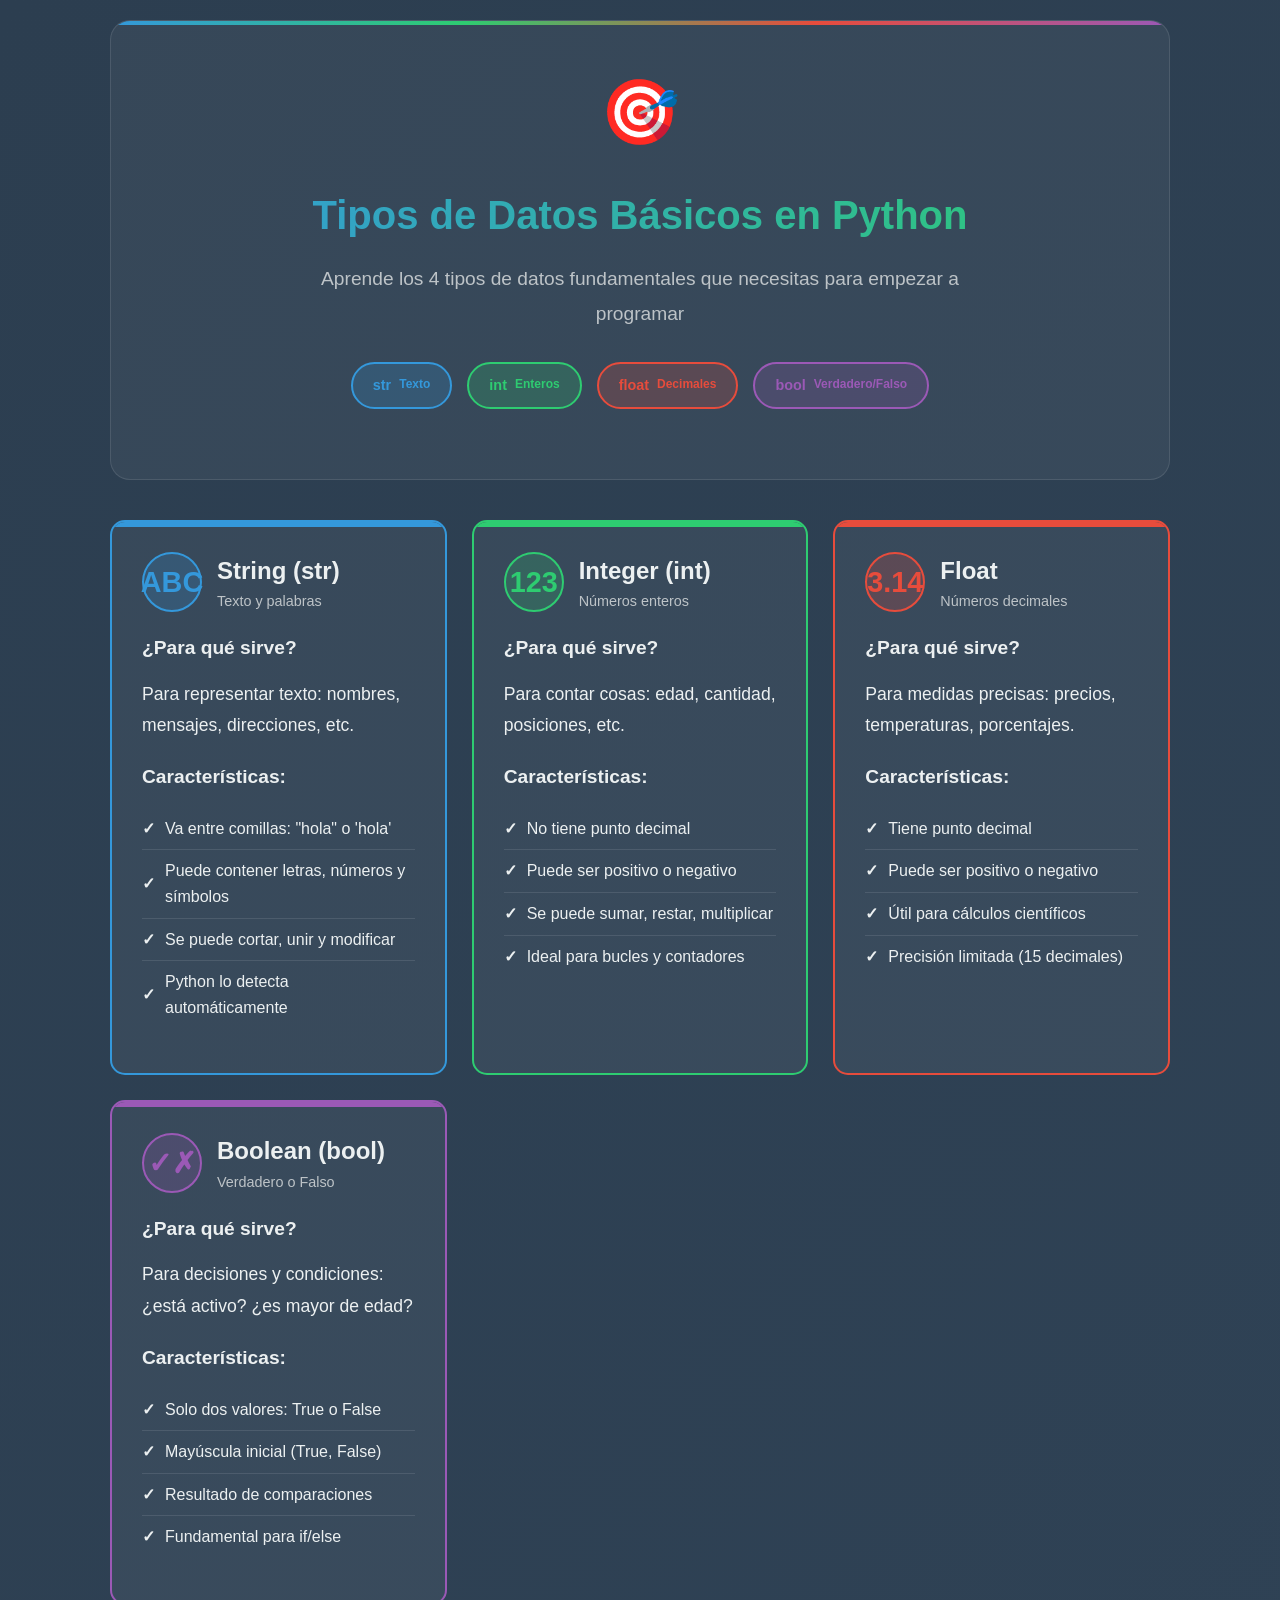
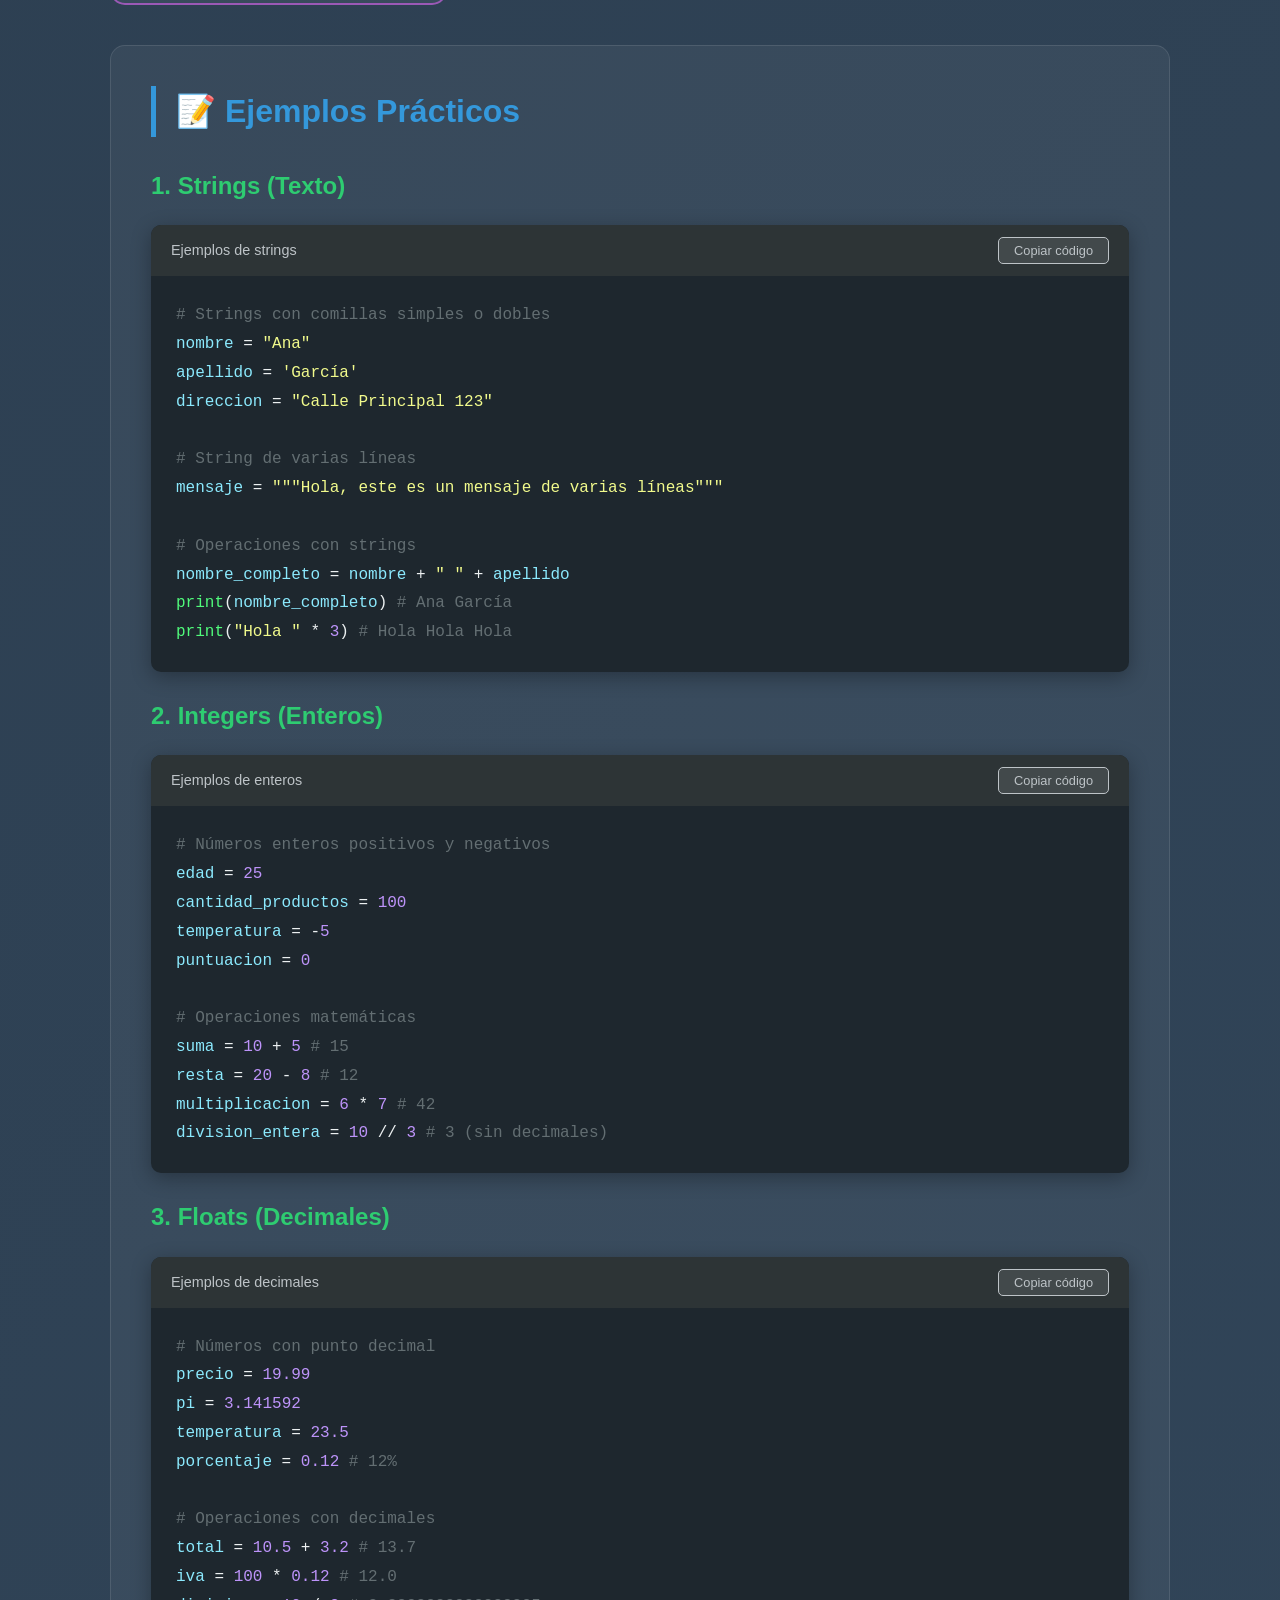
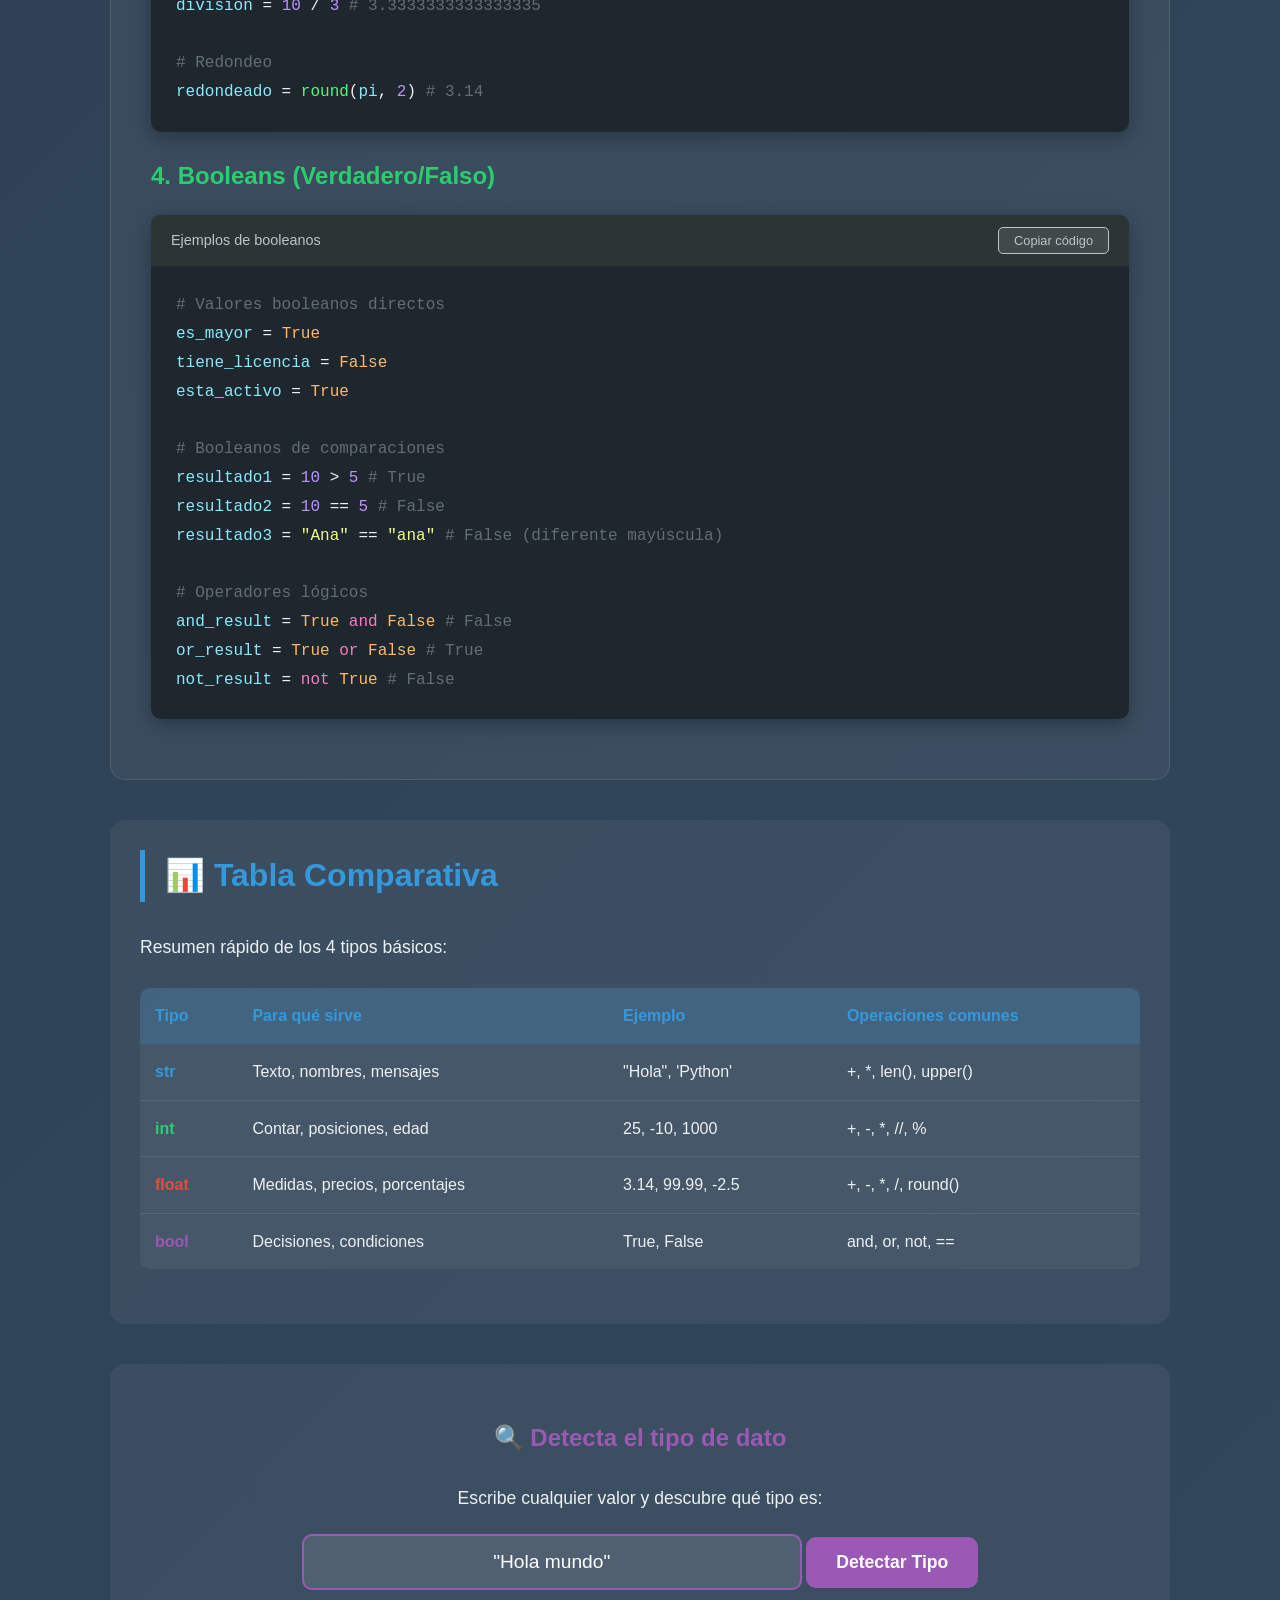
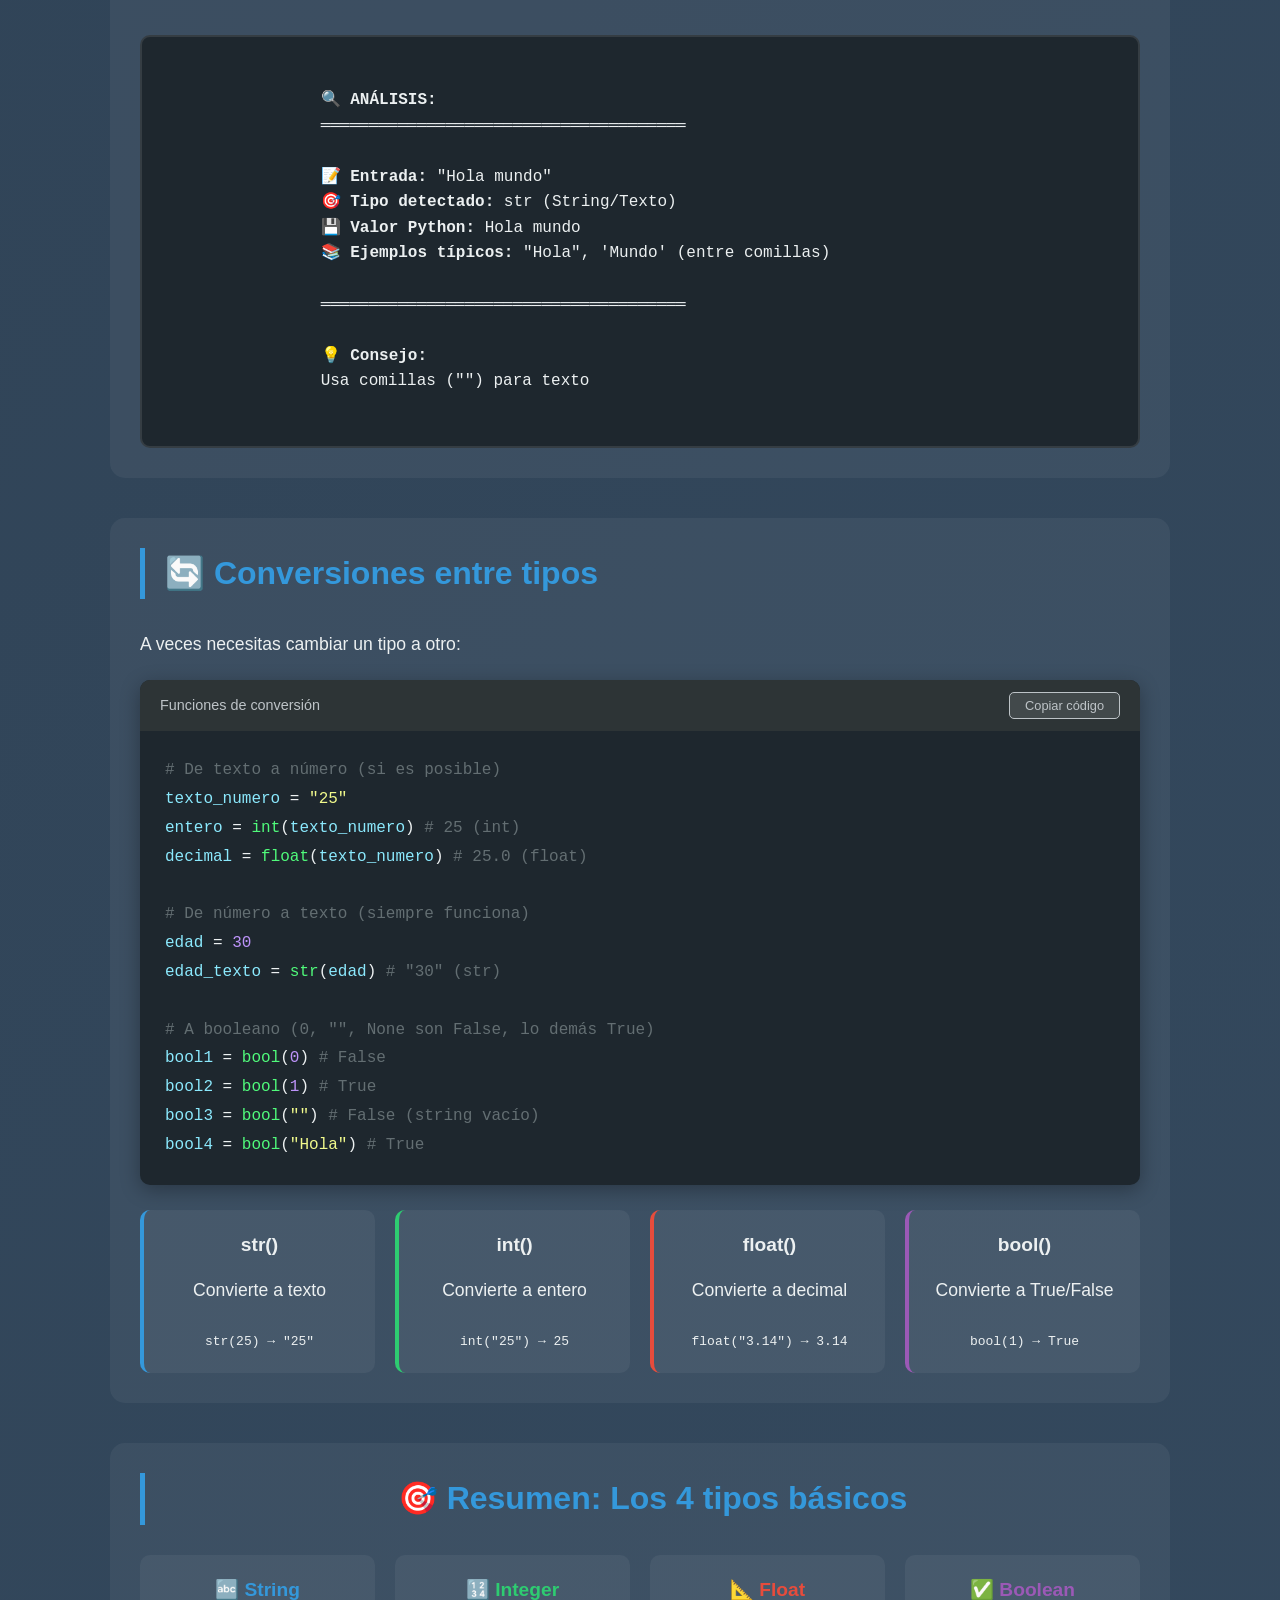
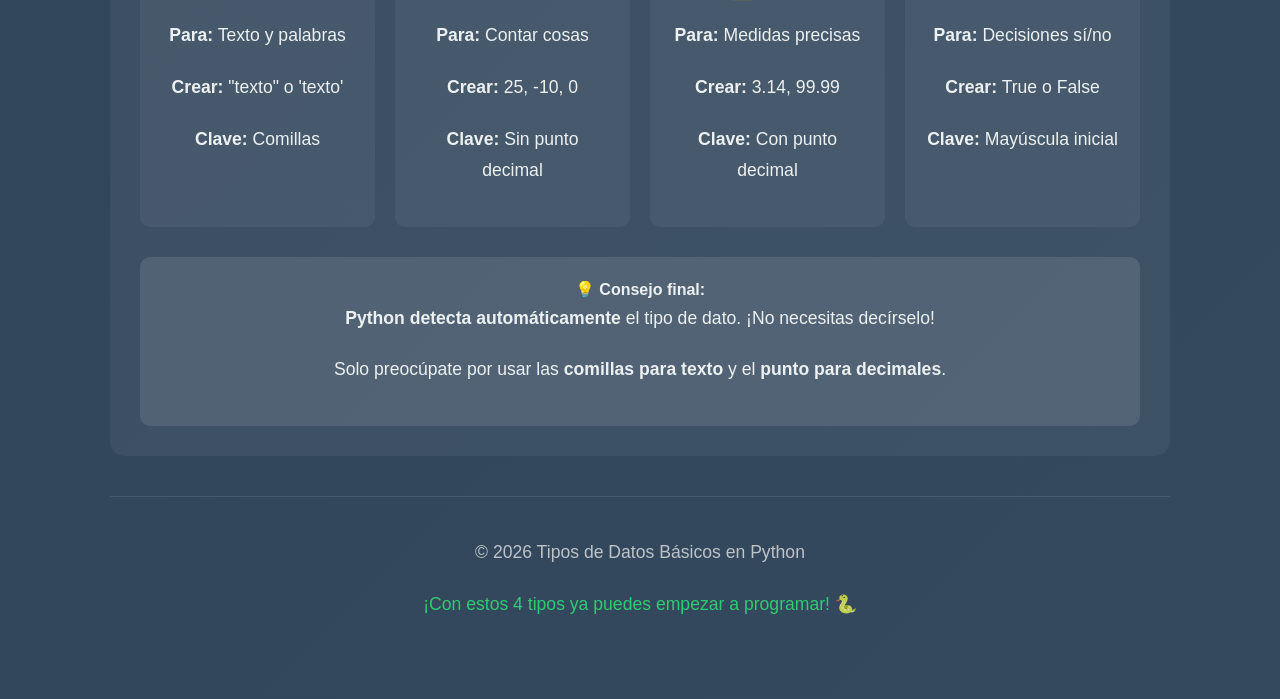
<file: contenido/tipo_datos.html>
<!DOCTYPE html>
<html lang="es">
<head>
    <meta charset="UTF-8">
    <meta name="viewport" content="width=device-width, initial-scale=1.0">
    <title>Tipos de Datos Básicos en Python</title>
    <link rel="stylesheet" href="../style/style_tipo_datos.css">
    <link rel="icon" type="image/x-icon" href="../image/python.png">
</head>
<body>
    <div class="container">
        <header>
            <div class="python-icon">🎯</div>
            <h1>Tipos de Datos Básicos en Python</h1>
            <p class="subtitle">Aprende los 4 tipos de datos fundamentales que necesitas para empezar a programar</p>
            
            <div class="tipos-mini">
                <div class="tipo-mini mini-str">
                    <span>str</span>
                    <small>Texto</small>
                </div>
                <div class="tipo-mini mini-int">
                    <span>int</span>
                    <small>Enteros</small>
                </div>
                <div class="tipo-mini mini-float">
                    <span>float</span>
                    <small>Decimales</small>
                </div>
                <div class="tipo-mini mini-bool">
                    <span>bool</span>
                    <small>Verdadero/Falso</small>
                </div>
            </div>
        </header>

        <!-- TARJETAS DE LOS 4 TIPOS BÁSICOS -->
        <div class="tipos-grid">
            <!-- STRING -->
            <div class="tipo-card card-str">
                <div class="tipo-header">
                    <div class="tipo-icon">ABC</div>
                    <div>
                        <div class="tipo-title">String (str)</div>
                        <div class="tipo-desc">Texto y palabras</div>
                    </div>
                </div>
                <div class="tipo-content">
                    <h3>¿Para qué sirve?</h3>
                    <p>Para representar texto: nombres, mensajes, direcciones, etc.</p>
                    
                    <h3>Características:</h3>
                    <ul>
                        <li>Va entre comillas: "hola" o 'hola'</li>
                        <li>Puede contener letras, números y símbolos</li>
                        <li>Se puede cortar, unir y modificar</li>
                        <li>Python lo detecta automáticamente</li>
                    </ul>
                </div>
            </div>

            <!-- INTEGER -->
            <div class="tipo-card card-int">
                <div class="tipo-header">
                    <div class="tipo-icon">123</div>
                    <div>
                        <div class="tipo-title">Integer (int)</div>
                        <div class="tipo-desc">Números enteros</div>
                    </div>
                </div>
                <div class="tipo-content">
                    <h3>¿Para qué sirve?</h3>
                    <p>Para contar cosas: edad, cantidad, posiciones, etc.</p>
                    
                    <h3>Características:</h3>
                    <ul>
                        <li>No tiene punto decimal</li>
                        <li>Puede ser positivo o negativo</li>
                        <li>Se puede sumar, restar, multiplicar</li>
                        <li>Ideal para bucles y contadores</li>
                    </ul>
                </div>
            </div>

            <!-- FLOAT -->
            <div class="tipo-card card-float">
                <div class="tipo-header">
                    <div class="tipo-icon">3.14</div>
                    <div>
                        <div class="tipo-title">Float</div>
                        <div class="tipo-desc">Números decimales</div>
                    </div>
                </div>
                <div class="tipo-content">
                    <h3>¿Para qué sirve?</h3>
                    <p>Para medidas precisas: precios, temperaturas, porcentajes.</p>
                    
                    <h3>Características:</h3>
                    <ul>
                        <li>Tiene punto decimal</li>
                        <li>Puede ser positivo o negativo</li>
                        <li>Útil para cálculos científicos</li>
                        <li>Precisión limitada (15 decimales)</li>
                    </ul>
                </div>
            </div>

            <!-- BOOLEAN -->
            <div class="tipo-card card-bool">
                <div class="tipo-header">
                    <div class="tipo-icon">✓✗</div>
                    <div>
                        <div class="tipo-title">Boolean (bool)</div>
                        <div class="tipo-desc">Verdadero o Falso</div>
                    </div>
                </div>
                <div class="tipo-content">
                    <h3>¿Para qué sirve?</h3>
                    <p>Para decisiones y condiciones: ¿está activo? ¿es mayor de edad?</p>
                    
                    <h3>Características:</h3>
                    <ul>
                        <li>Solo dos valores: True o False</li>
                        <li>Mayúscula inicial (True, False)</li>
                        <li>Resultado de comparaciones</li>
                        <li>Fundamental para if/else</li>
                    </ul>
                </div>
            </div>
        </div>

        <!-- EJEMPLOS PRÁCTICOS -->
        <section class="ejemplos-section">
            <h2>📝 Ejemplos Prácticos</h2>
            
            <h3>1. Strings (Texto)</h3>
            <div class="code-container">
                <div class="code-header">
                    <span>Ejemplos de strings</span>
                    <button class="copy-btn">Copiar código</button>
                </div>
                <div class="code-block">
                    <code>
                        <span class="comment"># Strings con comillas simples o dobles</span><br>
                        <span class="variable">nombre</span> = <span class="string">"Ana"</span><br>
                        <span class="variable">apellido</span> = <span class="string">'García'</span><br>
                        <span class="variable">direccion</span> = <span class="string">"Calle Principal 123"</span><br><br>
                        
                        <span class="comment"># String de varias líneas</span><br>
                        <span class="variable">mensaje</span> = <span class="string">"""Hola,
                        este es un mensaje
                        de varias líneas"""</span><br><br>
                        
                        <span class="comment"># Operaciones con strings</span><br>
                        <span class="variable">nombre_completo</span> = <span class="variable">nombre</span> + <span class="string">" "</span> + <span class="variable">apellido</span><br>
                        <span class="function">print</span>(<span class="variable">nombre_completo</span>)  <span class="comment"># Ana García</span><br>
                        <span class="function">print</span>(<span class="string">"Hola "</span> * <span class="number">3</span>)  <span class="comment"># Hola Hola Hola</span><br>
                    </code>
                </div>
            </div>

            <h3>2. Integers (Enteros)</h3>
            <div class="code-container">
                <div class="code-header">
                    <span>Ejemplos de enteros</span>
                    <button class="copy-btn">Copiar código</button>
                </div>
                <div class="code-block">
                    <code>
                        <span class="comment"># Números enteros positivos y negativos</span><br>
                        <span class="variable">edad</span> = <span class="number">25</span><br>
                        <span class="variable">cantidad_productos</span> = <span class="number">100</span><br>
                        <span class="variable">temperatura</span> = <span class="operator">-</span><span class="number">5</span><br>
                        <span class="variable">puntuacion</span> = <span class="number">0</span><br><br>
                        
                        <span class="comment"># Operaciones matemáticas</span><br>
                        <span class="variable">suma</span> = <span class="number">10</span> + <span class="number">5</span>      <span class="comment"># 15</span><br>
                        <span class="variable">resta</span> = <span class="number">20</span> - <span class="number">8</span>     <span class="comment"># 12</span><br>
                        <span class="variable">multiplicacion</span> = <span class="number">6</span> * <span class="number">7</span>  <span class="comment"># 42</span><br>
                        <span class="variable">division_entera</span> = <span class="number">10</span> // <span class="number">3</span> <span class="comment"># 3 (sin decimales)</span><br>
                    </code>
                </div>
            </div>

            <h3>3. Floats (Decimales)</h3>
            <div class="code-container">
                <div class="code-header">
                    <span>Ejemplos de decimales</span>
                    <button class="copy-btn">Copiar código</button>
                </div>
                <div class="code-block">
                    <code>
                        <span class="comment"># Números con punto decimal</span><br>
                        <span class="variable">precio</span> = <span class="number">19.99</span><br>
                        <span class="variable">pi</span> = <span class="number">3.141592</span><br>
                        <span class="variable">temperatura</span> = <span class="number">23.5</span><br>
                        <span class="variable">porcentaje</span> = <span class="number">0.12</span>  <span class="comment"># 12%</span><br><br>
                        
                        <span class="comment"># Operaciones con decimales</span><br>
                        <span class="variable">total</span> = <span class="number">10.5</span> + <span class="number">3.2</span>   <span class="comment"># 13.7</span><br>
                        <span class="variable">iva</span> = <span class="number">100</span> * <span class="number">0.12</span>    <span class="comment"># 12.0</span><br>
                        <span class="variable">division</span> = <span class="number">10</span> / <span class="number">3</span>      <span class="comment"># 3.3333333333333335</span><br><br>
                        
                        <span class="comment"># Redondeo</span><br>
                        <span class="variable">redondeado</span> = <span class="function">round</span>(<span class="variable">pi</span>, <span class="number">2</span>)  <span class="comment"># 3.14</span><br>
                    </code>
                </div>
            </div>

            <h3>4. Booleans (Verdadero/Falso)</h3>
            <div class="code-container">
                <div class="code-header">
                    <span>Ejemplos de booleanos</span>
                    <button class="copy-btn">Copiar código</button>
                </div>
                <div class="code-block">
                    <code>
                        <span class="comment"># Valores booleanos directos</span><br>
                        <span class="variable">es_mayor</span> = <span class="bool">True</span><br>
                        <span class="variable">tiene_licencia</span> = <span class="bool">False</span><br>
                        <span class="variable">esta_activo</span> = <span class="bool">True</span><br><br>
                        
                        <span class="comment"># Booleanos de comparaciones</span><br>
                        <span class="variable">resultado1</span> = <span class="number">10</span> > <span class="number">5</span>      <span class="comment"># True</span><br>
                        <span class="variable">resultado2</span> = <span class="number">10</span> == <span class="number">5</span>     <span class="comment"># False</span><br>
                        <span class="variable">resultado3</span> = <span class="string">"Ana"</span> == <span class="string">"ana"</span> <span class="comment"># False (diferente mayúscula)</span><br><br>
                        
                        <span class="comment"># Operadores lógicos</span><br>
                        <span class="variable">and_result</span> = <span class="bool">True</span> <span class="keyword">and</span> <span class="bool">False</span>  <span class="comment"># False</span><br>
                        <span class="variable">or_result</span> = <span class="bool">True</span> <span class="keyword">or</span> <span class="bool">False</span>   <span class="comment"># True</span><br>
                        <span class="variable">not_result</span> = <span class="keyword">not</span> <span class="bool">True</span>         <span class="comment"># False</span><br>
                    </code>
                </div>
            </div>
        </section>

        <!-- TABLA COMPARATIVA -->
        <section class="comparativa">
            <h2>📊 Tabla Comparativa</h2>
            <p>Resumen rápido de los 4 tipos básicos:</p>
            
            <table>
                <thead>
                    <tr>
                        <th>Tipo</th>
                        <th>Para qué sirve</th>
                        <th>Ejemplo</th>
                        <th>Operaciones comunes</th>
                    </tr>
                </thead>
                <tbody>
                    <tr>
                        <td class="col-str">str</td>
                        <td>Texto, nombres, mensajes</td>
                        <td>"Hola", 'Python'</td>
                        <td>+, *, len(), upper()</td>
                    </tr>
                    <tr>
                        <td class="col-int">int</td>
                        <td>Contar, posiciones, edad</td>
                        <td>25, -10, 1000</td>
                        <td>+, -, *, //, %</td>
                    </tr>
                    <tr>
                        <td class="col-float">float</td>
                        <td>Medidas, precios, porcentajes</td>
                        <td>3.14, 99.99, -2.5</td>
                        <td>+, -, *, /, round()</td>
                    </tr>
                    <tr>
                        <td class="col-bool">bool</td>
                        <td>Decisiones, condiciones</td>
                        <td>True, False</td>
                        <td>and, or, not, ==</td>
                    </tr>
                </tbody>
            </table>
        </section>

        <!-- DETECTOR DE TIPOS -->
        <section class="detector">
            <h3>🔍 Detecta el tipo de dato</h3>
            <p>Escribe cualquier valor y descubre qué tipo es:</p>
            
            <input type="text" id="input-dato" class="detector-input" placeholder='Ej: "Hola", 25, 3.14, True' value='"Hola mundo"'>
            <button onclick="detectarTipo()" class="detector-btn">Detectar Tipo</button>
            
            <div class="resultado" id="resultado-tipo">
                Resultado aparecerá aquí...
            </div>
        </section>

        <!-- CONVERSIONES ENTRE TIPOS -->
        <section class="conversiones">
            <h2>🔄 Conversiones entre tipos</h2>
            <p>A veces necesitas cambiar un tipo a otro:</p>
            
            <div class="code-container">
                <div class="code-header">
                    <span>Funciones de conversión</span>
                    <button class="copy-btn">Copiar código</button>
                </div>
                <div class="code-block">
                    <code>
                        <span class="comment"># De texto a número (si es posible)</span><br>
                        <span class="variable">texto_numero</span> = <span class="string">"25"</span><br>
                        <span class="variable">entero</span> = <span class="function">int</span>(<span class="variable">texto_numero</span>)     <span class="comment"># 25 (int)</span><br>
                        <span class="variable">decimal</span> = <span class="function">float</span>(<span class="variable">texto_numero</span>)   <span class="comment"># 25.0 (float)</span><br><br>
                        
                        <span class="comment"># De número a texto (siempre funciona)</span><br>
                        <span class="variable">edad</span> = <span class="number">30</span><br>
                        <span class="variable">edad_texto</span> = <span class="function">str</span>(<span class="variable">edad</span>)  <span class="comment"># "30" (str)</span><br><br>
                        
                        <span class="comment"># A booleano (0, "", None son False, lo demás True)</span><br>
                        <span class="variable">bool1</span> = <span class="function">bool</span>(<span class="number">0</span>)      <span class="comment"># False</span><br>
                        <span class="variable">bool2</span> = <span class="function">bool</span>(<span class="number">1</span>)      <span class="comment"># True</span><br>
                        <span class="variable">bool3</span> = <span class="function">bool</span>(<span class="string">""</span>)     <span class="comment"># False (string vacío)</span><br>
                        <span class="variable">bool4</span> = <span class="function">bool</span>(<span class="string">"Hola"</span>) <span class="comment"># True</span><br>
                    </code>
                </div>
            </div>

            <div class="conversion-grid">
                <div class="conversion-item" style="border-left: 4px solid var(--str-color);">
                    <h4>str()</h4>
                    <p>Convierte a texto</p>
                    <code>str(25) → "25"</code>
                </div>
                <div class="conversion-item" style="border-left: 4px solid var(--int-color);">
                    <h4>int()</h4>
                    <p>Convierte a entero</p>
                    <code>int("25") → 25</code>
                </div>
                <div class="conversion-item" style="border-left: 4px solid var(--float-color);">
                    <h4>float()</h4>
                    <p>Convierte a decimal</p>
                    <code>float("3.14") → 3.14</code>
                </div>
                <div class="conversion-item" style="border-left: 4px solid var(--bool-color);">
                    <h4>bool()</h4>
                    <p>Convierte a True/False</p>
                    <code>bool(1) → True</code>
                </div>
            </div>
        </section>

        <!-- RESUMEN FINAL -->
        <section class="resumen">
            <h2>🎯 Resumen: Los 4 tipos básicos</h2>
            
            <div class="resumen-grid">
                <div class="resumen-item">
                    <h4 style="color: var(--str-color);">🔤 String</h4>
                    <p><strong>Para:</strong> Texto y palabras</p>
                    <p><strong>Crear:</strong> "texto" o 'texto'</p>
                    <p><strong>Clave:</strong> Comillas</p>
                </div>
                
                <div class="resumen-item">
                    <h4 style="color: var(--int-color);">🔢 Integer</h4>
                    <p><strong>Para:</strong> Contar cosas</p>
                    <p><strong>Crear:</strong> 25, -10, 0</p>
                    <p><strong>Clave:</strong> Sin punto decimal</p>
                </div>
                
                <div class="resumen-item">
                    <h4 style="color: var(--float-color);">📐 Float</h4>
                    <p><strong>Para:</strong> Medidas precisas</p>
                    <p><strong>Crear:</strong> 3.14, 99.99</p>
                    <p><strong>Clave:</strong> Con punto decimal</p>
                </div>
                
                <div class="resumen-item">
                    <h4 style="color: var(--bool-color);">✅ Boolean</h4>
                    <p><strong>Para:</strong> Decisiones sí/no</p>
                    <p><strong>Crear:</strong> True o False</p>
                    <p><strong>Clave:</strong> Mayúscula inicial</p>
                </div>
            </div>
            
            <div style="margin-top: 30px; padding: 20px; background: rgba(255,255,255,0.1); border-radius: 10px;">
                <h4>💡 Consejo final:</h4>
                <p><strong>Python detecta automáticamente</strong> el tipo de dato. ¡No necesitas decírselo!</p>
                <p>Solo preocúpate por usar las <strong>comillas para texto</strong> y el <strong>punto para decimales</strong>.</p>
            </div>
        </section>

        <footer>
            <p>© 2026 Tipos de Datos Básicos en Python</p>
            <p style="margin-top: 10px; color: var(--int-color);">¡Con estos 4 tipos ya puedes empezar a programar! 🐍</p>
        </footer>
    </div>

    <script>
        // Función para copiar código
        document.querySelectorAll('.copy-btn').forEach(btn => {
            btn.addEventListener('click', function() {
                const codeBlock = this.closest('.code-container').querySelector('.code-block');
                const code = codeBlock.innerText;
                
                navigator.clipboard.writeText(code).then(() => {
                    const originalText = this.textContent;
                    this.textContent = '✓ Copiado!';
                    this.style.background = '#27ae60';
                    this.style.borderColor = '#2ecc71';
                    this.style.color = 'white';
                    
                    setTimeout(() => {
                        this.textContent = originalText;
                        this.style.background = '';
                        this.style.borderColor = '';
                        this.style.color = '';
                    }, 2000);
                });
            });
        });

        // Detector de tipos
        function detectarTipo() {
            const input = document.getElementById('input-dato').value.trim();
            const resultado = document.getElementById('resultado-tipo');
            
            if (!input) {
                resultado.textContent = "❌ Por favor, escribe algo en el campo de texto";
                return;
            }
            
            let tipo = "";
            let valor = input;
            let ejemplo = "";
            
            // Detectar tipo de dato
            if (input === 'True' || input === 'False') {
                tipo = "bool (Booleano)";
                valor = input === 'True';
                ejemplo = "True o False (para decisiones)";
            } else if (!isNaN(input) && input !== '') {
                if (input.includes('.')) {
                    tipo = "float (Decimal)";
                    valor = parseFloat(input);
                    ejemplo = "3.14, 99.99 (con punto decimal)";
                } else {
                    tipo = "int (Entero)";
                    valor = parseInt(input);
                    ejemplo = "25, -10, 1000 (sin decimales)";
                }
            } else {
                // Es string
                tipo = "str (String/Texto)";
                // Quitar comillas si las tiene
                if ((input.startsWith('"') && input.endsWith('"')) || 
                    (input.startsWith("'") && input.endsWith("'"))) {
                    valor = input.slice(1, -1);
                }
                ejemplo = '"Hola", \'Mundo\' (entre comillas)';
            }
            
            resultado.innerHTML = `
                🔍 <strong>ANÁLISIS:</strong>
                ══════════════════════════════════════
                
                📝 <strong>Entrada:</strong> ${input}
                🎯 <strong>Tipo detectado:</strong> ${tipo}
                💾 <strong>Valor Python:</strong> ${valor}
                📚 <strong>Ejemplos típicos:</strong> ${ejemplo}
                
                ══════════════════════════════════════
                
                💡 <strong>Consejo:</strong> 
                ${tipo === "str (String/Texto)" ? 'Usa comillas ("") para texto' : 
                  tipo === "int (Entero)" ? 'Sin punto decimal para números enteros' :
                  tipo === "float (Decimal)" ? 'Con punto decimal para medidas precisas' :
                  'True o False (con mayúscula) para decisiones'}
            `;
        }

        // Permitir Enter en el detector
        document.getElementById('input-dato').addEventListener('keypress', function(e) {
            if (e.key === 'Enter') {
                detectarTipo();
            }
        });

        // Inicializar detector
        document.addEventListener('DOMContentLoaded', () => {
            detectarTipo();
        });
    </script>
</body>
</html>
</file>
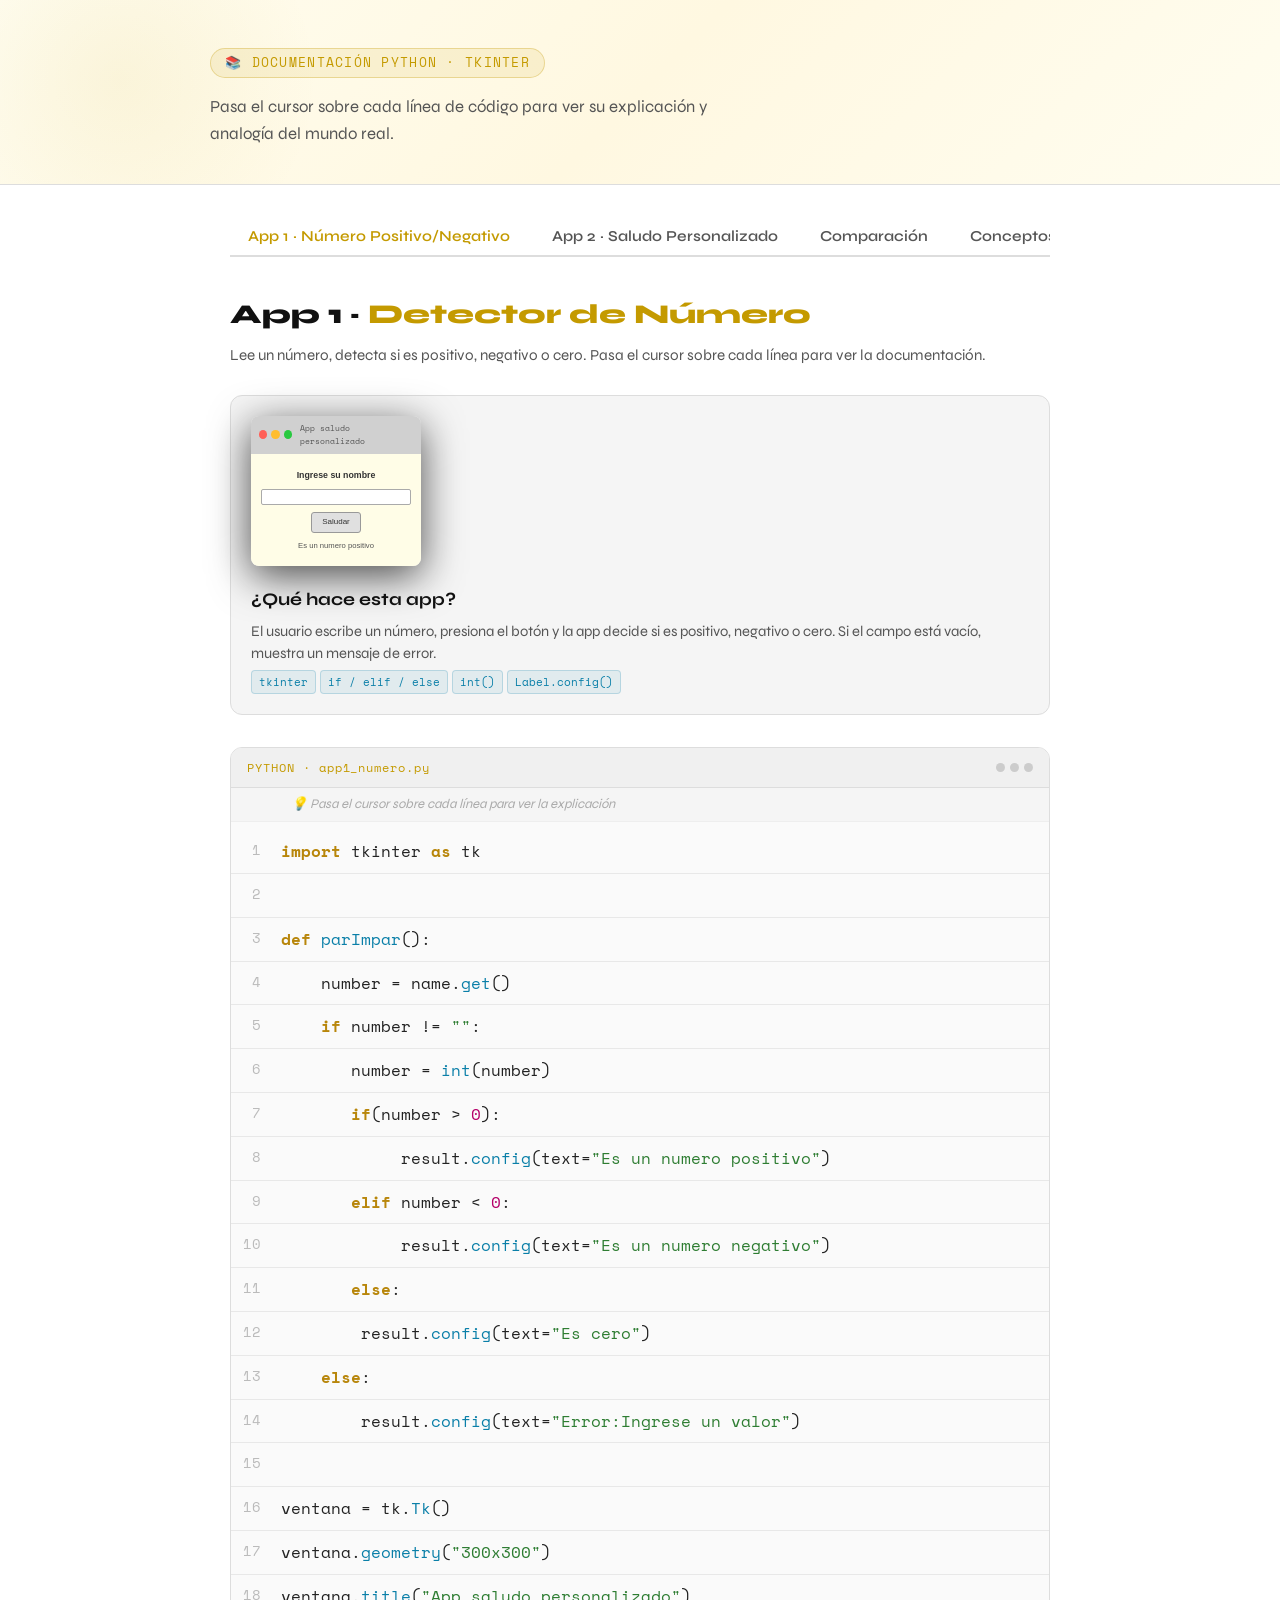
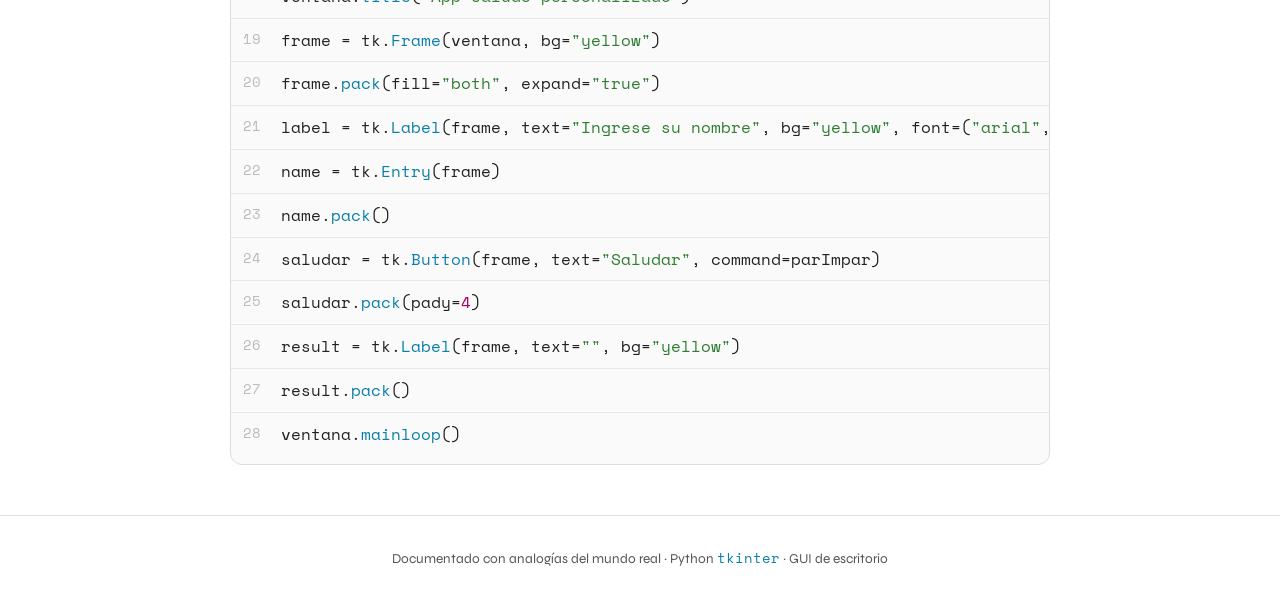
<file: contenido/tkinter.html>
<!DOCTYPE html>
<html lang="es">
<head>
  <meta charset="UTF-8"/>
  <meta name="viewport" content="width=device-width, initial-scale=1.0"/>
  <title>Documentación Tkinter · Apps Python</title>
  <link href="https://fonts.googleapis.com/css2?family=Space+Mono:wght@400;700&family=Syne:wght@400;600;800&display=swap" rel="stylesheet"/>
  <link rel="stylesheet" href="../style/style_tkinter.css">
  <link rel="icon" type="image/x-icon" href="../image/python.png">
</head>
<body>

<div class="hero">
  <div class="hero-inner">
    <div class="badge">📚 DOCUMENTACIÓN PYTHON · TKINTER</div>
    <p>Pasa el cursor sobre cada línea de código para ver su explicación y analogía del mundo real.</p>
  </div>
</div>

<div class="tabs-outer">
  <nav>
    <button class="on"  onclick="tab('a1',this)">App 1 · Número Positivo/Negativo</button>
    <button            onclick="tab('a2',this)">App 2 · Saludo Personalizado</button>
    <button            onclick="tab('df',this)">Comparación</button>
    <button            onclick="tab('kc',this)">Conceptos Clave</button>
  </nav>

  <!-- ═══════════════════ APP 1 ═══════════════════ -->
  <div id="a1" class="panel on">
    <div class="sh">
      <h2>App 1 · <em>Detector de Número</em></h2>
      <p>Lee un número, detecta si es positivo, negativo o cero. Pasa el cursor sobre cada línea para ver la documentación.</p>
    </div>

    <div class="preview">
      <div class="win">
        <div class="wbar"><div class="wd r"></div><div class="wd y"></div><div class="wd g"></div><span class="wtitle">App saludo personalizado</span></div>
        <div class="wbody">
          <div class="wlbl">Ingrese su nombre</div>
          <div class="wentry"></div>
          <div class="wbtn">Saludar</div>
          <div class="wres">Es un numero positivo</div>
        </div>
      </div>
      <div class="pinfo">
        <h3>¿Qué hace esta app?</h3>
        <p>El usuario escribe un número, presiona el botón y la app decide si es positivo, negativo o cero. Si el campo está vacío, muestra un mensaje de error.</p>
        <span class="tag">tkinter</span><span class="tag">if / elif / else</span><span class="tag">int()</span><span class="tag">Label.config()</span>
      </div>
    </div>

    <div class="code-wrap">
      <div class="code-hdr"><span>PYTHON · app1_numero.py</span><div class="dots"><div class="dot"></div><div class="dot"></div><div class="dot"></div></div></div>
      <div class="toggle-hint">💡 Pasa el cursor sobre cada línea para ver la explicación</div>
      <div class="lines">

        <!-- L1 -->
        <div class="line-block">
          <div class="line-top">
            <div class="ln">1</div>
            <div class="lc"><span class="kw">import</span> tkinter <span class="kw">as</span> tk</div>
          </div>
          <div class="ann">
            <div class="ann-title">Importar la librería de interfaces gráficas</div>
            <div class="ann-desc"><code>import</code> trae el módulo tkinter al proyecto. El alias <code>as tk</code> le pone un apodo corto para no escribir "tkinter" cada vez que lo uses.</div>
            <div class="analogy">Es como contratar a un carpintero llamado "Tkinter González" pero decirle "llámame tk" para ahorrar tiempo en cada conversación.</div>
          </div>
        </div>

        <!-- L2 -->
        <div class="line-block">
          <div class="line-top"><div class="ln">2</div><div class="lc"> </div></div>
          <div class="ann"><div class="ann-desc">Línea en blanco — separa visualmente la importación de la definición de la función. Buena práctica de estilo.</div></div>
        </div>

        <!-- L3 -->
        <div class="line-block">
          <div class="line-top">
            <div class="ln">3</div>
            <div class="lc"><span class="kw">def</span> <span class="fn">parImpar</span>():</div>
          </div>
          <div class="ann">
            <div class="ann-title">Definir la función principal</div>
            <div class="ann-desc"><code>def</code> crea un bloque de instrucciones con nombre. Esta función se ejecutará cada vez que el usuario haga clic en el botón. Por ahora solo se <em>define</em>, no se <em>ejecuta</em>.</div>
            <div class="analogy">Como escribir una receta de cocina: la anotas en el cuaderno ahora, pero la cocinas solo cuando llegue el momento (cuando el usuario haga clic).</div>
          </div>
        </div>

        <!-- L4 -->
        <div class="line-block">
          <div class="line-top">
            <div class="ln">4</div>
            <div class="lc">    number = name.<span class="fn">get</span>()</div>
          </div>
          <div class="ann">
            <div class="ann-title">Leer el campo de texto</div>
            <div class="ann-desc"><code>.get()</code> extrae como texto (string) lo que el usuario escribió en la caja de entrada. Se guarda en la variable <code>number</code>.</div>
            <div class="analogy">Es como abrir el buzón de correo y sacar la carta que alguien dejó adentro.</div>
          </div>
        </div>

        <!-- L5 -->
        <div class="line-block">
          <div class="line-top">
            <div class="ln">5</div>
            <div class="lc">    <span class="kw">if</span> number != <span class="st">""</span>:</div>
          </div>
          <div class="ann">
            <div class="ann-title">Validar que el campo no esté vacío</div>
            <div class="ann-desc"><code>!=</code> significa "es diferente de". Si el usuario dejó la caja en blanco (<code>""</code>), esta condición es falsa y salta al <code>else</code> de error.</div>
            <div class="analogy">Como el portero de un club que solo deja pasar si traes entrada; si llegaste con las manos vacías, no entras.</div>
          </div>
        </div>

        <!-- L6 -->
        <div class="line-block">
          <div class="line-top">
            <div class="ln">6</div>
            <div class="lc">       number = <span class="fn">int</span>(number)</div>
          </div>
          <div class="ann">
            <div class="ann-title">Convertir texto → número entero</div>
            <div class="ann-desc"><code>.get()</code> siempre devuelve texto (ej. <code>"42"</code>). <code>int()</code> lo convierte al número <code>42</code> para poder compararlo matemáticamente con &gt; y &lt;.</div>
            <div class="analogy">Es como cambiar un billete de papel por monedas: mismo valor, pero ahora puedes contarlo y compararlo.</div>
          </div>
        </div>

        <!-- L7 -->
        <div class="line-block">
          <div class="line-top">
            <div class="ln">7</div>
            <div class="lc">       <span class="kw">if</span>(number &gt; <span class="nm">0</span>):</div>
          </div>
          <div class="ann">
            <div class="ann-title">Primera condición: ¿es positivo?</div>
            <div class="ann-desc">Si el número es mayor que cero entra en este bloque.</div>
            <div class="analogy">Semáforo en verde: el saldo de tu cuenta es favorable, tienes dinero.</div>
          </div>
        </div>

        <!-- L8 -->
        <div class="line-block">
          <div class="line-top">
            <div class="ln">8</div>
            <div class="lc">            result.<span class="fn">config</span>(text=<span class="st">"Es un numero positivo"</span>)</div>
          </div>
          <div class="ann">
            <div class="ann-title">Actualizar la etiqueta resultado</div>
            <div class="ann-desc"><code>.config(text=...)</code> cambia en tiempo real el texto visible del widget <code>result</code>, sin recrearlo.</div>
            <div class="analogy">Como cambiar el letrero de una tienda mientras está abierta: los clientes ven el nuevo mensaje al instante.</div>
          </div>
        </div>

        <!-- L9 -->
        <div class="line-block">
          <div class="line-top">
            <div class="ln">9</div>
            <div class="lc">       <span class="kw">elif</span> number &lt; <span class="nm">0</span>:</div>
          </div>
          <div class="ann">
            <div class="ann-title">Segunda condición: ¿es negativo?</div>
            <div class="ann-desc"><code>elif</code> = "else if". Solo se evalúa si la condición anterior (<code>&gt;0</code>) fue falsa.</div>
            <div class="analogy">Si no ganaste el primer premio de la rifa, revisas si ganaste el segundo.</div>
          </div>
        </div>

        <!-- L10 -->
        <div class="line-block">
          <div class="line-top">
            <div class="ln">10</div>
            <div class="lc">            result.<span class="fn">config</span>(text=<span class="st">"Es un numero negativo"</span>)</div>
          </div>
          <div class="ann">
            <div class="ann-title">Mostrar mensaje de negativo</div>
            <div class="ann-desc">Actualiza la etiqueta con el texto apropiado para números negativos.</div>
          </div>
        </div>

        <!-- L11 -->
        <div class="line-block">
          <div class="line-top">
            <div class="ln">11</div>
            <div class="lc">       <span class="kw">else</span>:</div>
          </div>
          <div class="ann">
            <div class="ann-title">Único caso restante: cero</div>
            <div class="ann-desc">Si no fue positivo ni negativo, matemáticamente solo puede ser cero. El <code>else</code> captura ese caso sin necesidad de escribir <code>== 0</code>.</div>
            <div class="analogy">Si no subiste ni bajaste de piso en el ascensor, sigues exactamente en la planta baja.</div>
          </div>
        </div>

        <!-- L12 -->
        <div class="line-block">
          <div class="line-top">
            <div class="ln">12</div>
            <div class="lc">        result.<span class="fn">config</span>(text=<span class="st">"Es cero"</span>)</div>
          </div>
          <div class="ann"><div class="ann-desc">Muestra "Es cero" en la etiqueta de resultado.</div></div>
        </div>

        <!-- L13 -->
        <div class="line-block">
          <div class="line-top">
            <div class="ln">13</div>
            <div class="lc">    <span class="kw">else</span>:</div>
          </div>
          <div class="ann">
            <div class="ann-title">Campo vacío — rama de error</div>
            <div class="ann-desc">Corresponde al <code>if number != ""</code> de la línea 5. Si el campo estaba vacío, llega aquí.</div>
          </div>
        </div>

        <!-- L14 -->
        <div class="line-block">
          <div class="line-top">
            <div class="ln">14</div>
            <div class="lc">        result.<span class="fn">config</span>(text=<span class="st">"Error:Ingrese un valor"</span>)</div>
          </div>
          <div class="ann">
            <div class="ann-title">Mensaje de error al usuario</div>
            <div class="ann-desc">Informa que el campo estaba vacío para que el usuario sepa qué corregir.</div>
            <div class="analogy">La máquina expendedora que dice "inserte moneda" antes de darte el producto.</div>
          </div>
        </div>

        <!-- L15 -->
        <div class="line-block">
          <div class="line-top"><div class="ln">15</div><div class="lc"> </div></div>
          <div class="ann"><div class="ann-desc">Línea en blanco — fin del bloque de la función, comienza la creación de la interfaz.</div></div>
        </div>

        <!-- L16 -->
        <div class="line-block">
          <div class="line-top">
            <div class="ln">16</div>
            <div class="lc">ventana = tk.<span class="fn">Tk</span>()</div>
          </div>
          <div class="ann">
            <div class="ann-title">Crear la ventana principal</div>
            <div class="ann-desc"><code>Tk()</code> instancia el objeto ventana raíz. Es el contenedor de toda la aplicación.</div>
            <div class="analogy">Levantar los cimientos de una casa: todo lo demás se construirá encima de esto.</div>
          </div>
        </div>

        <!-- L17 -->
        <div class="line-block">
          <div class="line-top">
            <div class="ln">17</div>
            <div class="lc">ventana.<span class="fn">geometry</span>(<span class="st">"300x300"</span>)</div>
          </div>
          <div class="ann">
            <div class="ann-title">Tamaño de la ventana en píxeles</div>
            <div class="ann-desc">Define 300 px de ancho × 300 px de alto. El formato es <code>"anchoXalto"</code>.</div>
            <div class="analogy">Elegir el tamaño del lienzo antes de empezar a pintar.</div>
          </div>
        </div>

        <!-- L18 -->
        <div class="line-block">
          <div class="line-top">
            <div class="ln">18</div>
            <div class="lc">ventana.<span class="fn">title</span>(<span class="st">"App saludo personalizado"</span>)</div>
          </div>
          <div class="ann">
            <div class="ann-title">Texto en la barra de título</div>
            <div class="ann-desc">Aparece en la barra superior de la ventana del sistema operativo.</div>
            <div class="analogy">El nombre en la placa de la puerta de una oficina.</div>
          </div>
        </div>

        <!-- L19 -->
        <div class="line-block">
          <div class="line-top">
            <div class="ln">19</div>
            <div class="lc">frame = tk.<span class="fn">Frame</span>(ventana, bg=<span class="st">"yellow"</span>)</div>
          </div>
          <div class="ann">
            <div class="ann-title">Crear un contenedor (Frame)</div>
            <div class="ann-desc">Un Frame es una caja invisible con fondo amarillo que agrupa y organiza los widgets hijos. <code>bg</code> = background (color de fondo).</div>
            <div class="analogy">Una bandeja de cocina: pones todos los ingredientes ordenados dentro antes de llevarlos a la mesa.</div>
          </div>
        </div>

        <!-- L20 -->
        <div class="line-block">
          <div class="line-top">
            <div class="ln">20</div>
            <div class="lc">frame.<span class="fn">pack</span>(fill=<span class="st">"both"</span>, expand=<span class="st">"true"</span>)</div>
          </div>
          <div class="ann">
            <div class="ann-title">Colocar y estirar el frame</div>
            <div class="ann-desc"><code>pack()</code> posiciona el widget automáticamente. <code>fill="both"</code> lo estira en X e Y. <code>expand=True</code> lo hace ocupar todo el espacio sobrante de la ventana.</div>
            <div class="analogy">Inflar un globo dentro de una caja: se expande hasta ocupar todo el espacio disponible.</div>
          </div>
        </div>

        <!-- L21 -->
        <div class="line-block">
          <div class="line-top">
            <div class="ln">21</div>
            <div class="lc">label = tk.<span class="fn">Label</span>(frame, text=<span class="st">"Ingrese su nombre"</span>, bg=<span class="st">"yellow"</span>, font=(<span class="st">"arial"</span>,<span class="nm">15</span>,<span class="st">"bold"</span>)).<span class="fn">pack</span>()</div>
          </div>
          <div class="ann">
            <div class="ann-title">Etiqueta de instrucción (texto guía)</div>
            <div class="ann-desc">Crea una etiqueta con texto en Arial 15 negrita y la coloca en pantalla con <code>.pack()</code> encadenado. <strong>Nota:</strong> al encadenar, <code>label</code> guarda <code>None</code> (el resultado de pack), no el widget.</div>
            <div class="analogy">El cartel de "Tome un número" en un banco: le indica al usuario exactamente qué debe hacer.</div>
          </div>
        </div>

        <!-- L22 -->
        <div class="line-block">
          <div class="line-top">
            <div class="ln">22</div>
            <div class="lc">name = tk.<span class="fn">Entry</span>(frame)</div>
          </div>
          <div class="ann">
            <div class="ann-title">Campo de texto editable (Entry)</div>
            <div class="ann-desc">Crea la caja donde el usuario escribe el número. Se guarda en <code>name</code> para poder leerla después con <code>name.get()</code>.</div>
            <div class="analogy">El formulario en blanco esperando a que escribas tu nombre.</div>
          </div>
        </div>

        <!-- L23 -->
        <div class="line-block">
          <div class="line-top">
            <div class="ln">23</div>
            <div class="lc">name.<span class="fn">pack</span>()</div>
          </div>
          <div class="ann"><div class="ann-desc">Coloca el campo de texto en pantalla con posición automática.</div></div>
        </div>

        <!-- L24 -->
        <div class="line-block">
          <div class="line-top">
            <div class="ln">24</div>
            <div class="lc">saludar = tk.<span class="fn">Button</span>(frame, text=<span class="st">"Saludar"</span>, command=parImpar)</div>
          </div>
          <div class="ann">
            <div class="ann-title">Botón de acción</div>
            <div class="ann-desc">Crea el botón con el texto "Saludar". <code>command=parImpar</code> vincula el evento clic con la función <code>parImpar()</code>. Nota: se pasa el nombre sin paréntesis (referencia, no llamada).</div>
            <div class="analogy">El timbre de una puerta: cuando alguien lo presiona, dispara una acción específica (el mayordomo corre a abrir).</div>
          </div>
        </div>

        <!-- L25 -->
        <div class="line-block">
          <div class="line-top">
            <div class="ln">25</div>
            <div class="lc">saludar.<span class="fn">pack</span>(pady=<span class="nm">4</span>)</div>
          </div>
          <div class="ann">
            <div class="ann-title">Colocar el botón con margen</div>
            <div class="ann-desc"><code>pady=4</code> agrega 4 píxeles de espacio vertical (arriba y abajo) para que no quede pegado a los otros widgets.</div>
          </div>
        </div>

        <!-- L26 -->
        <div class="line-block">
          <div class="line-top">
            <div class="ln">26</div>
            <div class="lc">result = tk.<span class="fn">Label</span>(frame, text=<span class="st">""</span>, bg=<span class="st">"yellow"</span>)</div>
          </div>
          <div class="ann">
            <div class="ann-title">Etiqueta de resultado (inicialmente vacía)</div>
            <div class="ann-desc">Crea la etiqueta que mostrará el resultado. Empieza con <code>text=""</code>. La función <code>parImpar()</code> la actualizará con <code>.config()</code> al hacer clic.</div>
            <div class="analogy">Una pizarra en blanco lista para que el profesor escriba el resultado del examen.</div>
          </div>
        </div>

        <!-- L27 -->
        <div class="line-block">
          <div class="line-top">
            <div class="ln">27</div>
            <div class="lc">result.<span class="fn">pack</span>()</div>
          </div>
          <div class="ann"><div class="ann-desc">Muestra la etiqueta de resultado en pantalla.</div></div>
        </div>

        <!-- L28 -->
        <div class="line-block">
          <div class="line-top">
            <div class="ln">28</div>
            <div class="lc">ventana.<span class="fn">mainloop</span>()</div>
          </div>
          <div class="ann">
            <div class="ann-title">⚡ Bucle principal — el motor de la app</div>
            <div class="ann-desc">Mantiene la ventana viva y escuchando eventos (clics, teclas, cierre). Sin esta línea, la ventana aparecería y desaparecería en milisegundos.</div>
            <div class="analogy">El corazón que late sin parar: mientras late, la aplicación sigue viva y respondiendo.</div>
          </div>
        </div>

      </div><!-- /lines -->
    </div><!-- /code-wrap -->
  </div><!-- /a1 -->

  <!-- ═══════════════════ APP 2 ═══════════════════ -->
  <div id="a2" class="panel">
    <div class="sh">
      <h2>App 2 · <em>Saludo Personalizado</em></h2>
      <p>Lee el nombre del usuario y devuelve un saludo. Pasa el cursor sobre cada línea para ver la documentación.</p>
    </div>

    <div class="preview">
      <div class="win">
        <div class="wbar"><div class="wd r"></div><div class="wd y"></div><div class="wd g"></div><span class="wtitle">App saludo personalizado</span></div>
        <div class="wbody">
          <div class="wlbl">Ingrese su nombre</div>
          <div class="wentry"></div>
          <div class="wbtn">Saludar</div>
          <div class="wres">hola Carlos como estas</div>
        </div>
      </div>
      <div class="pinfo">
        <h3>¿Qué hace esta app?</h3>
        <p>El usuario escribe su nombre y la app responde con <em>"hola [nombre] como estas"</em>. Si el campo está vacío muestra un error.</p>
        <span class="tag">tkinter</span><span class="tag">concatenación +</span><span class="tag">Entry.get()</span><span class="tag">Label.config()</span>
      </div>
    </div>

    <div class="code-wrap">
      <div class="code-hdr"><span>PYTHON · app2_saludo.py</span><div class="dots"><div class="dot"></div><div class="dot"></div><div class="dot"></div></div></div>
      <div class="toggle-hint">💡 Pasa el cursor sobre cada línea para ver la explicación</div>
      <div class="lines">

        <div class="line-block">
          <div class="line-top"><div class="ln">1</div><div class="lc"><span class="kw">import</span> tkinter <span class="kw">as</span> tk</div></div>
          <div class="ann">
            <div class="ann-title">Importar tkinter</div>
            <div class="ann-desc">Igual que en App 1: trae la librería de interfaces gráficas con el alias corto <code>tk</code>.</div>
            <div class="analogy">Abrir la caja de herramientas antes de empezar a construir.</div>
          </div>
        </div>

        <div class="line-block">
          <div class="line-top"><div class="ln">2</div><div class="lc"> </div></div>
          <div class="ann"><div class="ann-desc">Línea en blanco para separar la importación de la función.</div></div>
        </div>

        <div class="line-block">
          <div class="line-top"><div class="ln">3</div><div class="lc"><span class="kw">def</span> <span class="fn">saludar</span>():</div></div>
          <div class="ann">
            <div class="ann-title">Definir la función saludar</div>
            <div class="ann-desc">Declara el bloque de código que se activará al hacer clic. Solo se ejecuta cuando el botón lo invoca.</div>
            <div class="analogy">Escribir el guion de una obra de teatro: los actores lo leerán solo cuando salgan al escenario (cuando el usuario haga clic).</div>
          </div>
        </div>

        <div class="line-block">
          <div class="line-top"><div class="ln">4</div><div class="lc">    name1 = name.<span class="fn">get</span>()</div></div>
          <div class="ann">
            <div class="ann-title">Capturar el texto escrito</div>
            <div class="ann-desc">Lee el contenido actual del widget <code>name</code> (Entry) y lo guarda en <code>name1</code> como string.</div>
            <div class="analogy">Como leer la etiqueta del nombre que el visitante lleva pegada en el pecho.</div>
          </div>
        </div>

        <div class="line-block">
          <div class="line-top"><div class="ln">5</div><div class="lc">    <span class="kw">if</span> name1 != <span class="st">""</span>:</div></div>
          <div class="ann">
            <div class="ann-title">Validar que el campo tenga contenido</div>
            <div class="ann-desc">Solo procede si el usuario escribió algo. <code>!= ""</code> significa "no es cadena vacía".</div>
            <div class="analogy">El médico no puede rellenar tu historial clínico si no le dices tu nombre.</div>
          </div>
        </div>

        <div class="line-block">
          <div class="line-top"><div class="ln">6</div><div class="lc">        result.<span class="fn">config</span>(text=<span class="st">"hola "</span>+name1+<span class="st">" como estas"</span>)</div></div>
          <div class="ann">
            <div class="ann-title">Construir y mostrar el saludo personalizado</div>
            <div class="ann-desc">Une 3 cadenas con el operador <code>+</code>: texto fijo <code>"hola "</code> + el nombre del usuario + texto fijo <code>" como estas"</code>. El resultado se muestra en la etiqueta.</div>
            <div class="analogy">Como un Mad Libs: tienes la oración "Hola ___ como estás" y solo cambias el espacio en blanco con el nombre real.</div>
          </div>
        </div>

        <div class="line-block">
          <div class="line-top"><div class="ln">7</div><div class="lc">    <span class="kw">else</span>:</div></div>
          <div class="ann">
            <div class="ann-title">Rama de campo vacío</div>
            <div class="ann-desc">Si el usuario no escribió nada, la condición del <code>if</code> fue falsa y llega aquí.</div>
          </div>
        </div>

        <div class="line-block">
          <div class="line-top"><div class="ln">8</div><div class="lc">        result.<span class="fn">config</span>(text=<span class="st">"Error:Ingrese un valor"</span>)</div></div>
          <div class="ann">
            <div class="ann-title">Mostrar mensaje de error</div>
            <div class="ann-desc">Informa al usuario que debe escribir algo antes de presionar el botón.</div>
            <div class="analogy">El contestador automático que dice "deje su mensaje después del tono" cuando nadie respondió.</div>
          </div>
        </div>

        <div class="line-block">
          <div class="line-top"><div class="ln">9</div><div class="lc"> </div></div>
          <div class="ann"><div class="ann-desc">Línea en blanco — fin de la función, inicio de la interfaz.</div></div>
        </div>

        <div class="line-block">
          <div class="line-top"><div class="ln">10</div><div class="lc">ventana = tk.<span class="fn">Tk</span>()</div></div>
          <div class="ann">
            <div class="ann-title">Crear la ventana raíz</div>
            <div class="ann-desc">Instancia el objeto principal de toda la aplicación gráfica.</div>
            <div class="analogy">Construir el escenario vacío donde se montará toda la obra.</div>
          </div>
        </div>

        <div class="line-block">
          <div class="line-top"><div class="ln">11</div><div class="lc">ventana.<span class="fn">geometry</span>(<span class="st">"300x300"</span>)</div></div>
          <div class="ann">
            <div class="ann-title">Dimensiones de la ventana</div>
            <div class="ann-desc">Fija el tamaño a 300×300 píxeles.</div>
            <div class="analogy">Escoger el tamaño del marco antes de poner la foto adentro.</div>
          </div>
        </div>

        <div class="line-block">
          <div class="line-top"><div class="ln">12</div><div class="lc">ventana.<span class="fn">title</span>(<span class="st">"App saludo personalizado"</span>)</div></div>
          <div class="ann">
            <div class="ann-title">Título de la barra superior</div>
            <div class="ann-desc">Texto que aparece en la barra de título del sistema operativo.</div>
            <div class="analogy">El nombre en la placa de la puerta de un despacho.</div>
          </div>
        </div>

        <div class="line-block">
          <div class="line-top"><div class="ln">13</div><div class="lc">frame = tk.<span class="fn">Frame</span>(ventana, bg=<span class="st">"yellow"</span>)</div></div>
          <div class="ann">
            <div class="ann-title">Contenedor con fondo amarillo</div>
            <div class="ann-desc">El Frame agrupa todos los widgets y define el color de fondo de la aplicación.</div>
            <div class="analogy">La cartulina amarilla sobre la que pegarás todos los recortes de tu collage.</div>
          </div>
        </div>

        <div class="line-block">
          <div class="line-top"><div class="ln">14</div><div class="lc">frame.<span class="fn">pack</span>(fill=<span class="st">"both"</span>, expand=<span class="st">"true"</span>)</div></div>
          <div class="ann">
            <div class="ann-title">Estirar el frame para llenar la ventana</div>
            <div class="ann-desc"><code>fill="both"</code> lo estira en horizontal y vertical. <code>expand=True</code> consume todo el espacio disponible.</div>
            <div class="analogy">Estirar una sábana para que cubra toda la cama sin arrugas.</div>
          </div>
        </div>

        <div class="line-block">
          <div class="line-top"><div class="ln">15</div><div class="lc">label = tk.<span class="fn">Label</span>(frame, text=<span class="st">"Ingrese su nombre"</span>, bg=<span class="st">"yellow"</span>, font=(<span class="st">"arial"</span>,<span class="nm">15</span>,<span class="st">"bold"</span>)).<span class="fn">pack</span>()</div></div>
          <div class="ann">
            <div class="ann-title">Etiqueta de instrucción</div>
            <div class="ann-desc">Texto guía en negrita que le dice al usuario qué debe escribir. El <code>.pack()</code> encadenado lo coloca de inmediato.</div>
            <div class="analogy">El letrero "Empuje" o "Jale" en una puerta: dice exactamente qué hacer.</div>
          </div>
        </div>

        <div class="line-block">
          <div class="line-top"><div class="ln">16</div><div class="lc">name = tk.<span class="fn">Entry</span>(frame)</div></div>
          <div class="ann">
            <div class="ann-title">Campo de texto para el nombre</div>
            <div class="ann-desc">Caja editable donde el usuario escribe su nombre. Se usa luego con <code>name.get()</code>.</div>
            <div class="analogy">La línea en blanco de un formulario esperando ser llenada.</div>
          </div>
        </div>

        <div class="line-block">
          <div class="line-top"><div class="ln">17</div><div class="lc">name.<span class="fn">pack</span>()</div></div>
          <div class="ann"><div class="ann-desc">Posiciona el campo de texto en la interfaz.</div></div>
        </div>

        <div class="line-block">
          <div class="line-top"><div class="ln">18</div><div class="lc">saludar = tk.<span class="fn">Button</span>(frame, text=<span class="st">"Saludar"</span>, command=saludar)</div></div>
          <div class="ann">
            <div class="ann-title">Botón que activa la función</div>
            <div class="ann-desc"><code>command=saludar</code> vincula el clic con la función <code>saludar()</code>. Se pasa sin paréntesis (referencia).</div>
            <div class="analogy">El botón "Enviar" de un chat: lo presionas y tu mensaje sale al instante.</div>
          </div>
        </div>

        <div class="line-block">
          <div class="line-top"><div class="ln">19</div><div class="lc">saludar.<span class="fn">pack</span>(pady=<span class="nm">4</span>)</div></div>
          <div class="ann"><div class="ann-desc">Coloca el botón con 4 px de margen vertical arriba y abajo.</div></div>
        </div>

        <div class="line-block">
          <div class="line-top"><div class="ln">20</div><div class="lc">result = tk.<span class="fn">Label</span>(frame, text=<span class="st">""</span>, bg=<span class="st">"yellow"</span>)</div></div>
          <div class="ann">
            <div class="ann-title">Etiqueta de resultado vacía</div>
            <div class="ann-desc">Empieza en blanco. Cada vez que el usuario presione el botón, <code>.config()</code> la actualizará con el saludo o el error.</div>
            <div class="analogy">La pantalla de un marcador deportivo que empieza en 0 y cambia con cada punto.</div>
          </div>
        </div>

        <div class="line-block">
          <div class="line-top"><div class="ln">21</div><div class="lc">result.<span class="fn">pack</span>()</div></div>
          <div class="ann"><div class="ann-desc">Muestra la etiqueta de resultado en pantalla.</div></div>
        </div>

        <div class="line-block">
          <div class="line-top"><div class="ln">22</div><div class="lc">ventana.<span class="fn">mainloop</span>()</div></div>
          <div class="ann">
            <div class="ann-title">⚡ Bucle principal de eventos</div>
            <div class="ann-desc">Mantiene la app activa indefinidamente, escuchando clics y eventos del teclado. Sin él, la ventana se cerraría en milisegundos.</div>
            <div class="analogy">El mozo que espera de pie toda la noche, listo para atenderte cuando lo necesites.</div>
          </div>
        </div>

      </div>
    </div>
  </div><!-- /a2 -->

  <!-- ═══════════════════ DIFF ═══════════════════ -->
  <div id="df" class="panel">
    <div class="sh"><h2>Comparación <em>lado a lado</em></h2><p>Ambas apps son casi idénticas en estructura. Solo cambia la lógica interna de la función.</p></div>

    <table class="dtbl">
      <thead><tr><th>Aspecto</th><th>App 1 · Número</th><th>App 2 · Saludo</th></tr></thead>
      <tbody>
        <tr><td><strong>Nombre de función</strong></td><td><span class="pill-y">parImpar()</span></td><td><span class="pill-g">saludar()</span></td></tr>
        <tr><td><strong>Variable de entrada</strong></td><td><code>number = name.get()</code></td><td><code>name1 = name.get()</code></td></tr>
        <tr><td><strong>Conversión de tipo</strong></td><td>✅ Sí — <code>int(number)</code> para comparar matemáticamente</td><td>❌ No — trabaja con el string directamente</td></tr>
        <tr><td><strong>Condiciones</strong></td><td><code>if &gt;0 / elif &lt;0 / else</code> — 3 ramas</td><td><code>if != "" / else</code> — 2 ramas</td></tr>
        <tr><td><strong>Operación principal</strong></td><td>Comparación numérica (&gt;, &lt;)</td><td>Concatenación de texto (+)</td></tr>
        <tr><td><strong>Riesgo de error</strong></td><td>⚠️ <code>ValueError</code> si se escribe texto en vez de número</td><td>✅ Cualquier texto es válido, no hay error</td></tr>
        <tr><td><strong>Ventana, Frame, Entry, Button, mainloop</strong></td><td colspan="2" style="text-align:center;color:var(--muted)">⬛ Idénticos en ambas aplicaciones</td></tr>
      </tbody>
    </table>

    <div class="sh" style="margin-top:8px"><h2>Flujo de <em>ejecución</em></h2><p>Desde que la app arranca hasta que el usuario ve el resultado.</p></div>
    <div class="flow">
      <div class="fstep"><div class="ftitle" style="color:var(--acc1)">① INICIO</div><p>Se ejecuta el script. Se crea la ventana y mainloop() empieza a escuchar.</p></div>
      <div class="farrow">→</div>
      <div class="fstep"><div class="ftitle" style="color:var(--acc2)">② USUARIO</div><p>Escribe en el Entry y hace clic en el Button.</p></div>
      <div class="farrow">→</div>
      <div class="fstep"><div class="ftitle" style="color:var(--green)">③ FUNCIÓN</div><p>command= llama a la función. Lee con .get() y evalúa condiciones.</p></div>
      <div class="farrow">→</div>
      <div class="fstep"><div class="ftitle" style="color:var(--acc3)">④ RESULTADO</div><p>result.config(text=...) actualiza la etiqueta con el mensaje correcto.</p></div>
    </div>
  </div>

  <!-- ═══════════════════ CONCEPTS ═══════════════════ -->
  <div id="kc" class="panel">
    <div class="sh"><h2>Conceptos <em>Clave</em></h2><p>Los bloques de construcción detrás de ambas apps, con analogías del mundo real.</p></div>
    <div class="grid">
      <div class="ccard"><div class="ico"></div><h4>import … as tk</h4><p>Importar trae herramientas prefabricadas. El alias <code>as tk</code> le pone un apodo corto para no repetir el nombre completo.</p></div>
      <div class="ccard"><div class="ico"></div><h4>def función():</h4><p>Define instrucciones con nombre. Solo se ejecutan cuando alguien las llama. Es como escribir una receta: la anotas ahora, la usas después.</p></div>
      <div class="ccard"><div class="ico"></div><h4>int(valor)</h4><p>Convierte texto a número entero. <code>"42"</code> → <code>42</code>. Sin esto no puedes hacer comparaciones matemáticas.</p></div>
      <div class="ccard"><div class="ico"></div><h4>if / elif / else</h4><p>Bifurcaciones: el programa toma solo un camino. Como un árbol de decisiones.</p></div>
      <div class="ccard"><div class="ico"></div><h4>tk.Tk() + mainloop()</h4><p><code>Tk()</code> construye la ventana. <code>mainloop()</code> la mantiene viva. Sin mainloop, se cerraría en milisegundos.</p></div>
      <div class="ccard"><div class="ico"></div><h4>tk.Frame()</h4><p>Contenedor que agrupa widgets. Como una bandeja que lleva varios objetos juntos y organizados.</p></div>
      <div class="ccard"><div class="ico"></div><h4>tk.Entry() + .get()</h4><p>Campo de texto editable. <code>.get()</code> lee su contenido cuando lo necesitas.</p></div>
      <div class="ccard"><div class="ico"></div><h4>Button
        (command=fn)</h4><p><code>command</code> apunta a la función que se ejecuta al presionar. El timbre que activa al mayordomo.</p></div>
      <div class="ccard"><div class="ico"></div><h4>Label + .config()</h4><p>Etiqueta de texto. <code>.config(text=...)</code> la actualiza en tiempo real sin recrearla.</p></div>
      <div class="ccard"><div class="ico"></div><h4>.pack(fill, expand, pady)</h4><p>Gestor de geometría automático. <code>fill="both"</code> estira en X e Y. <code>pady</code> agrega margen vertical.</p></div>
      <div class="ccard"><div class="ico"></div><h4>Concatenación (+)</h4><p><code>"hola " + nombre + " como estas"</code> une cadenas. Como pegar pedazos de papel para formar una oración.</p></div>
      <div class="ccard"><div class="ico"></div><h4>Validación != ""</h4><p>Verificar que el campo no esté vacío antes de procesar. Como revisar que el vaso tenga agua antes de beberlo.</p></div>
    </div>
  </div>

</div><!-- /tabs-outer -->

<footer>Documentado con analogías del mundo real · Python <code>tkinter</code> · GUI de escritorio</footer>

<script>
  function tab(id, btn) {
    document.querySelectorAll('.panel').forEach(p => p.classList.remove('on'));
    document.querySelectorAll('nav button').forEach(b => b.classList.remove('on'));
    document.getElementById(id).classList.add('on');
    btn.classList.add('on');
  }
</script>
</body>
</html>
</file>
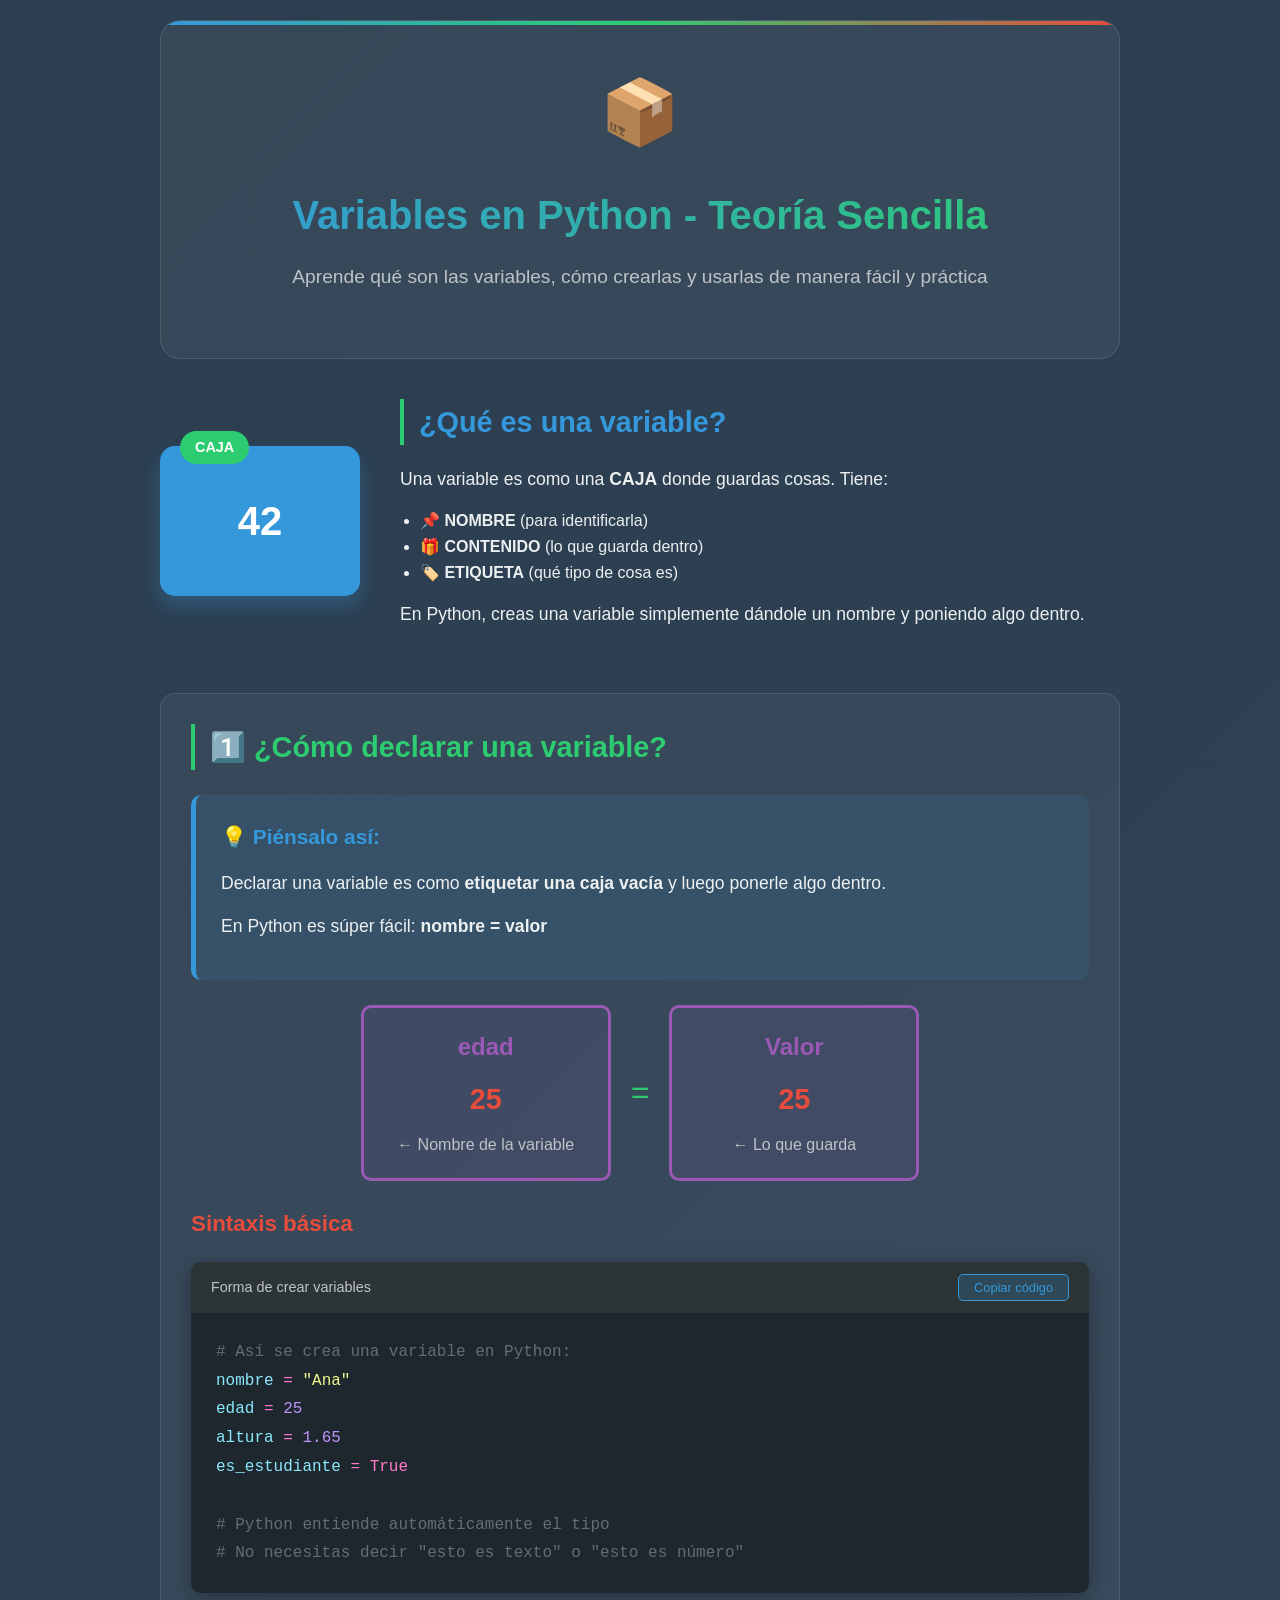
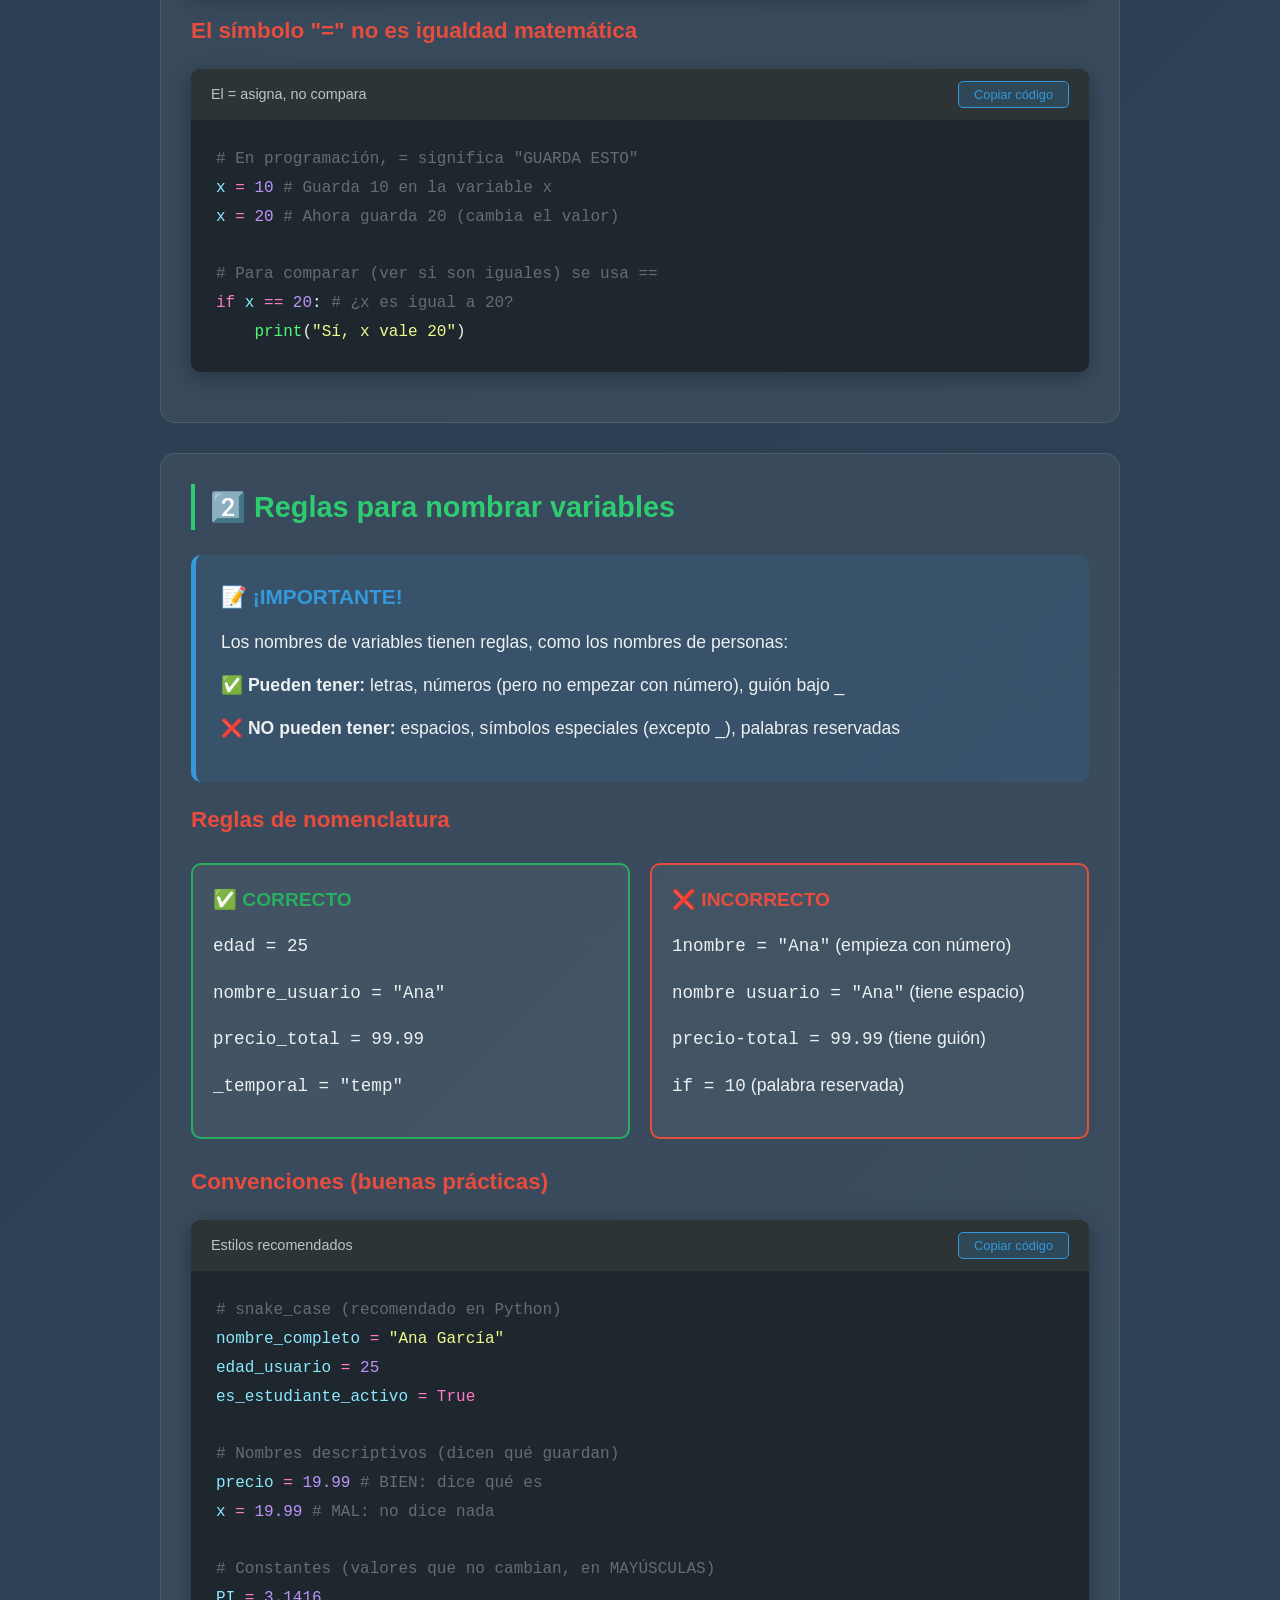
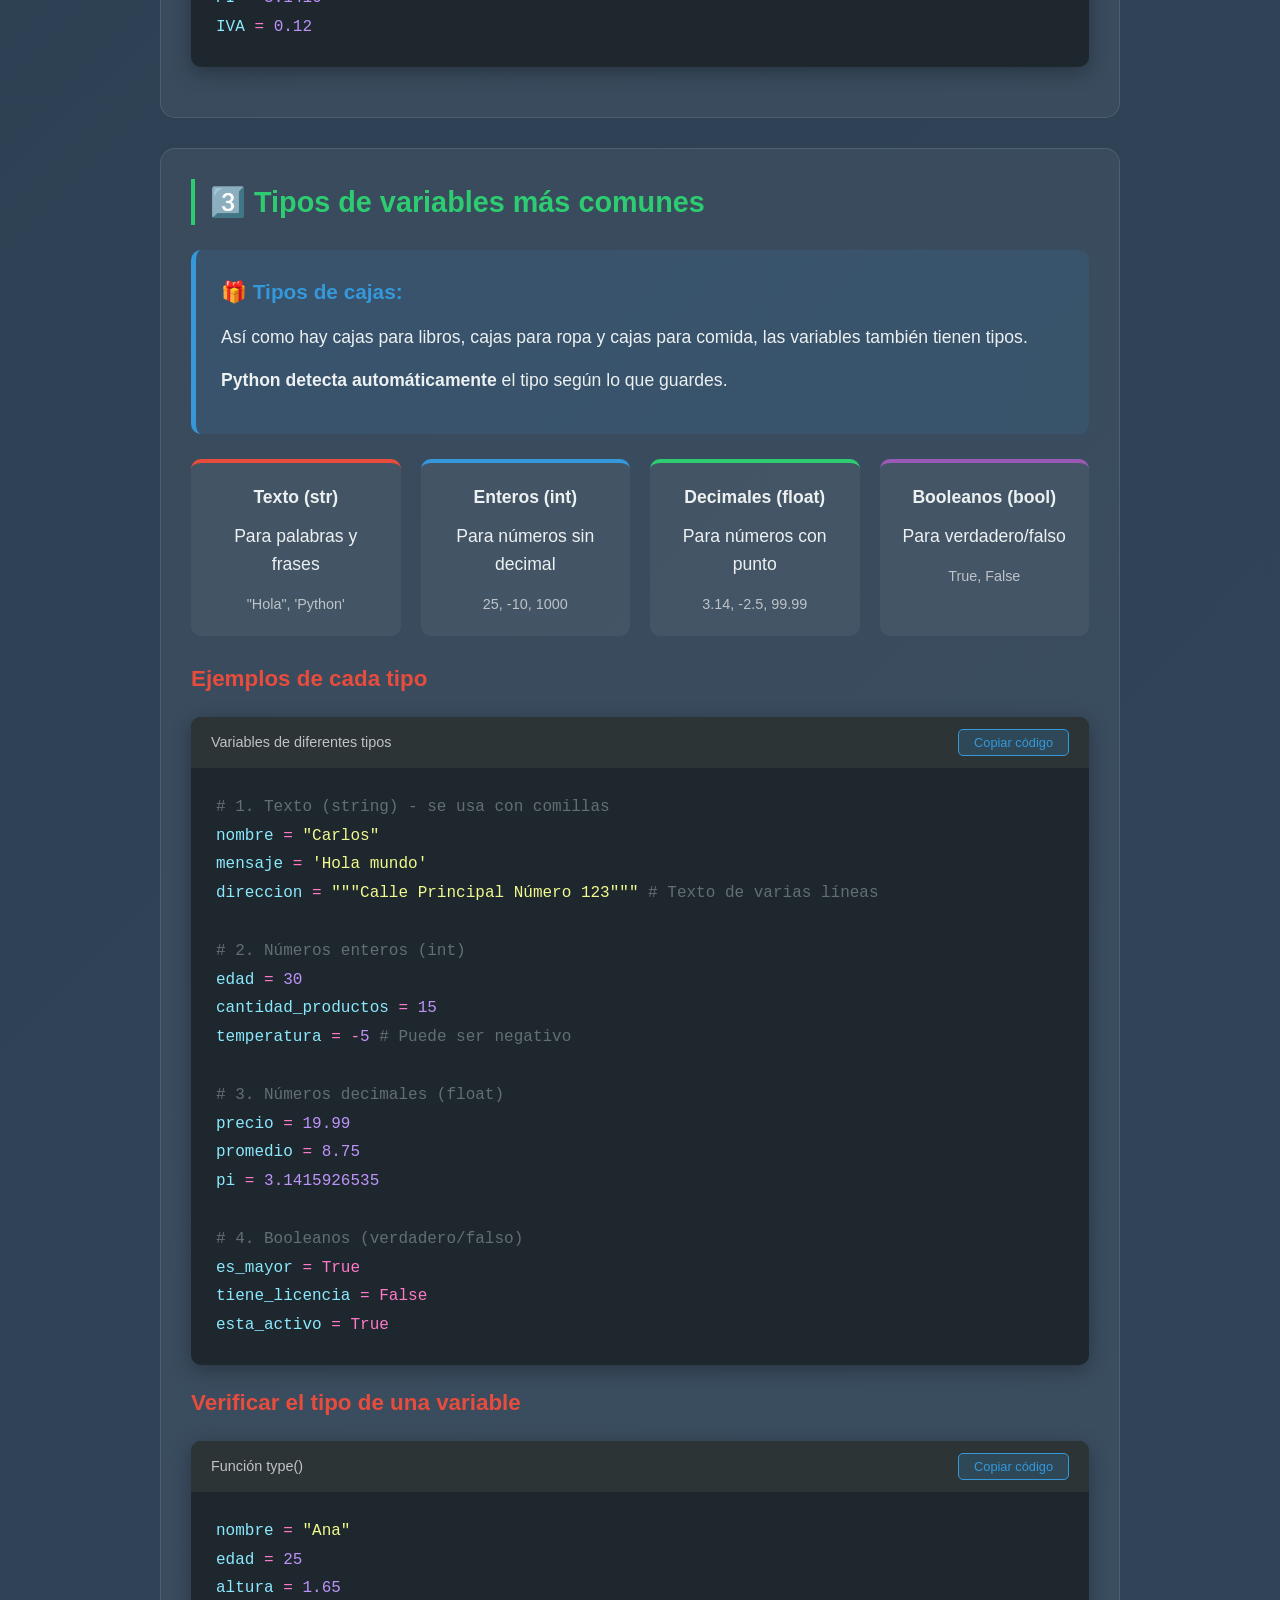
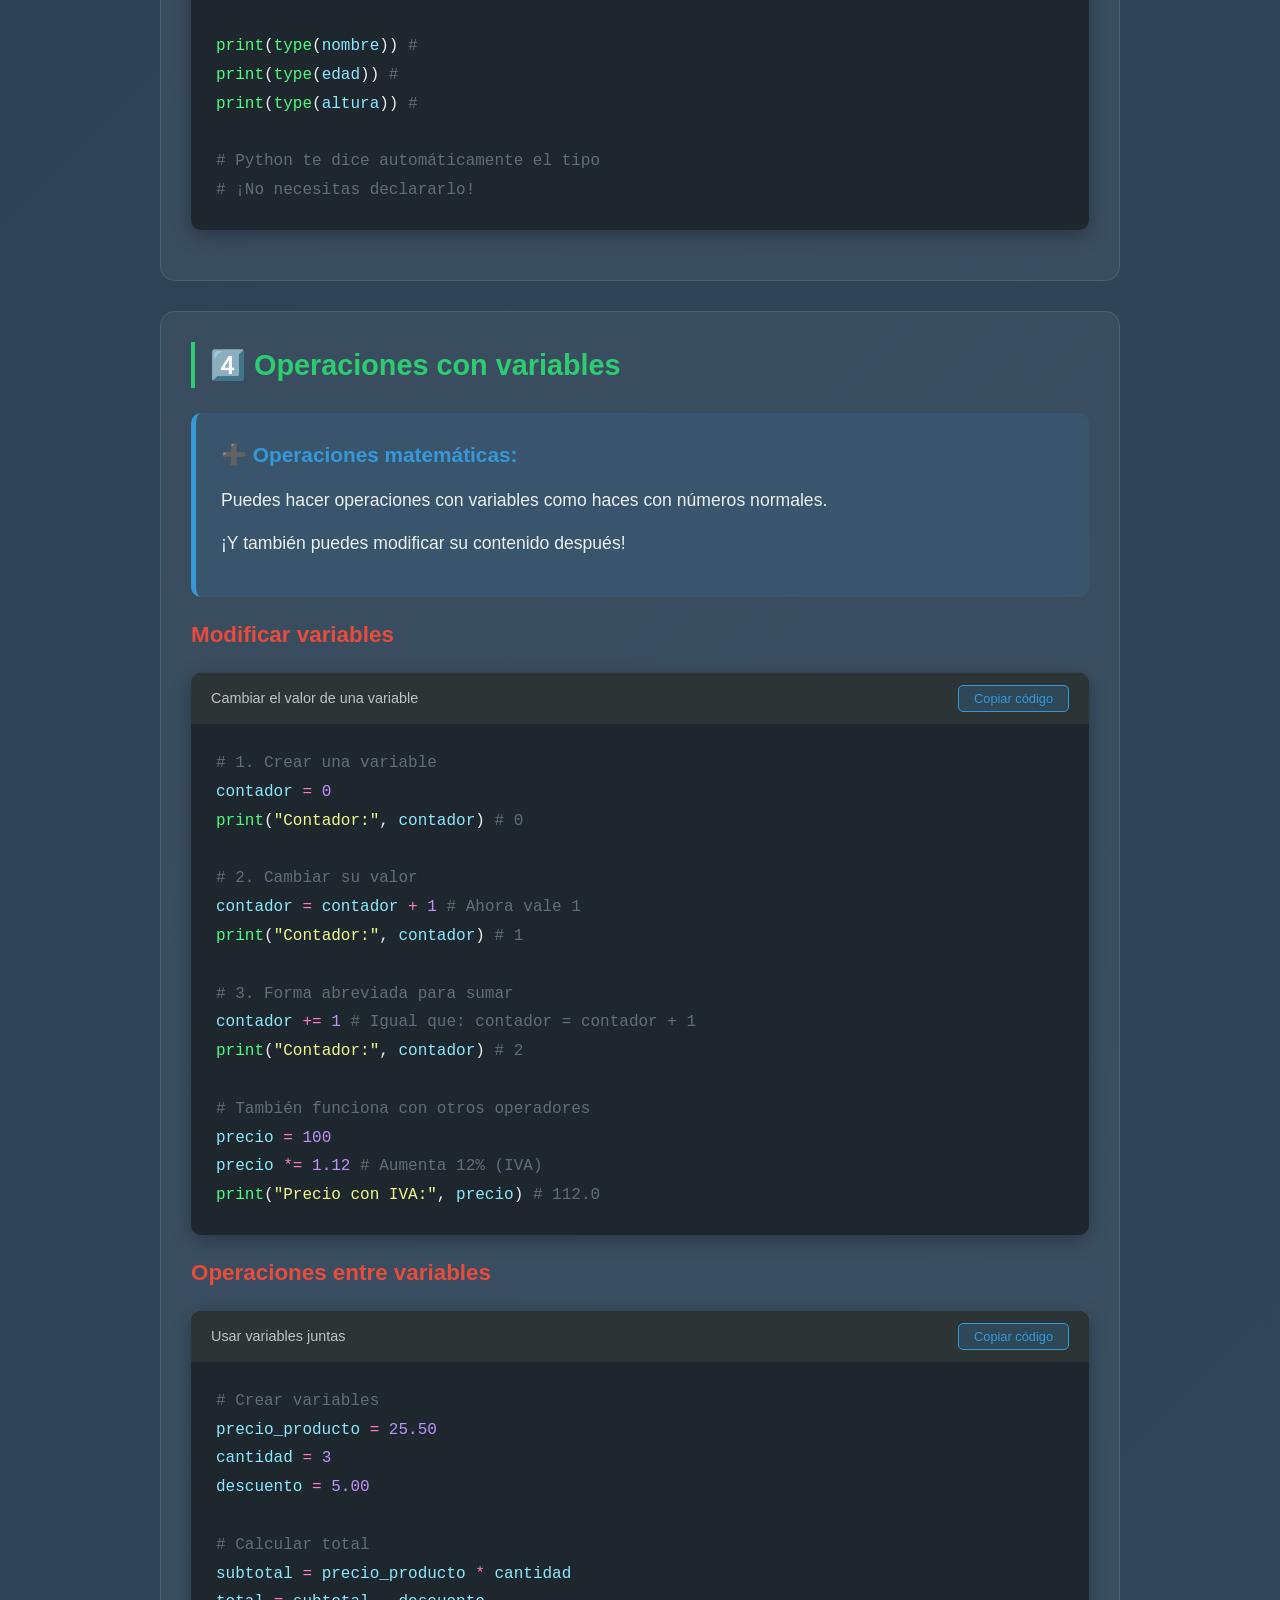
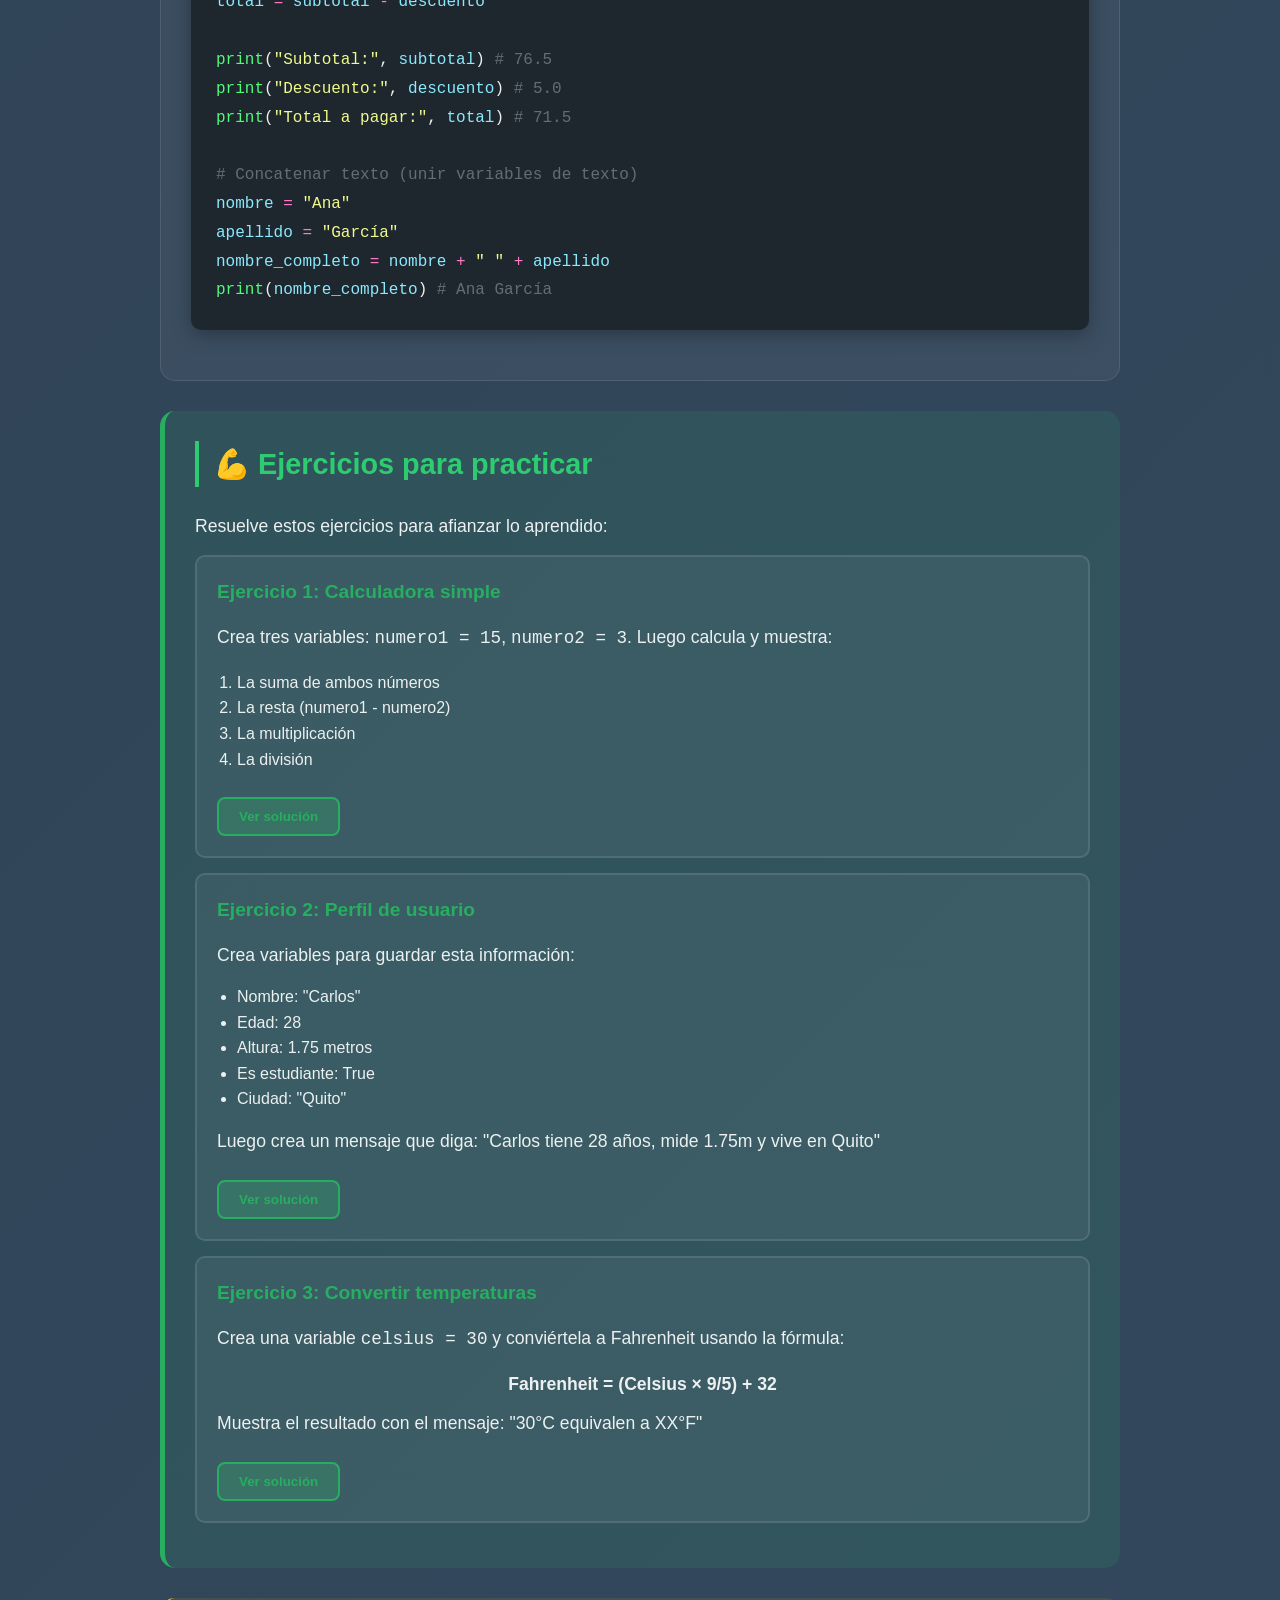
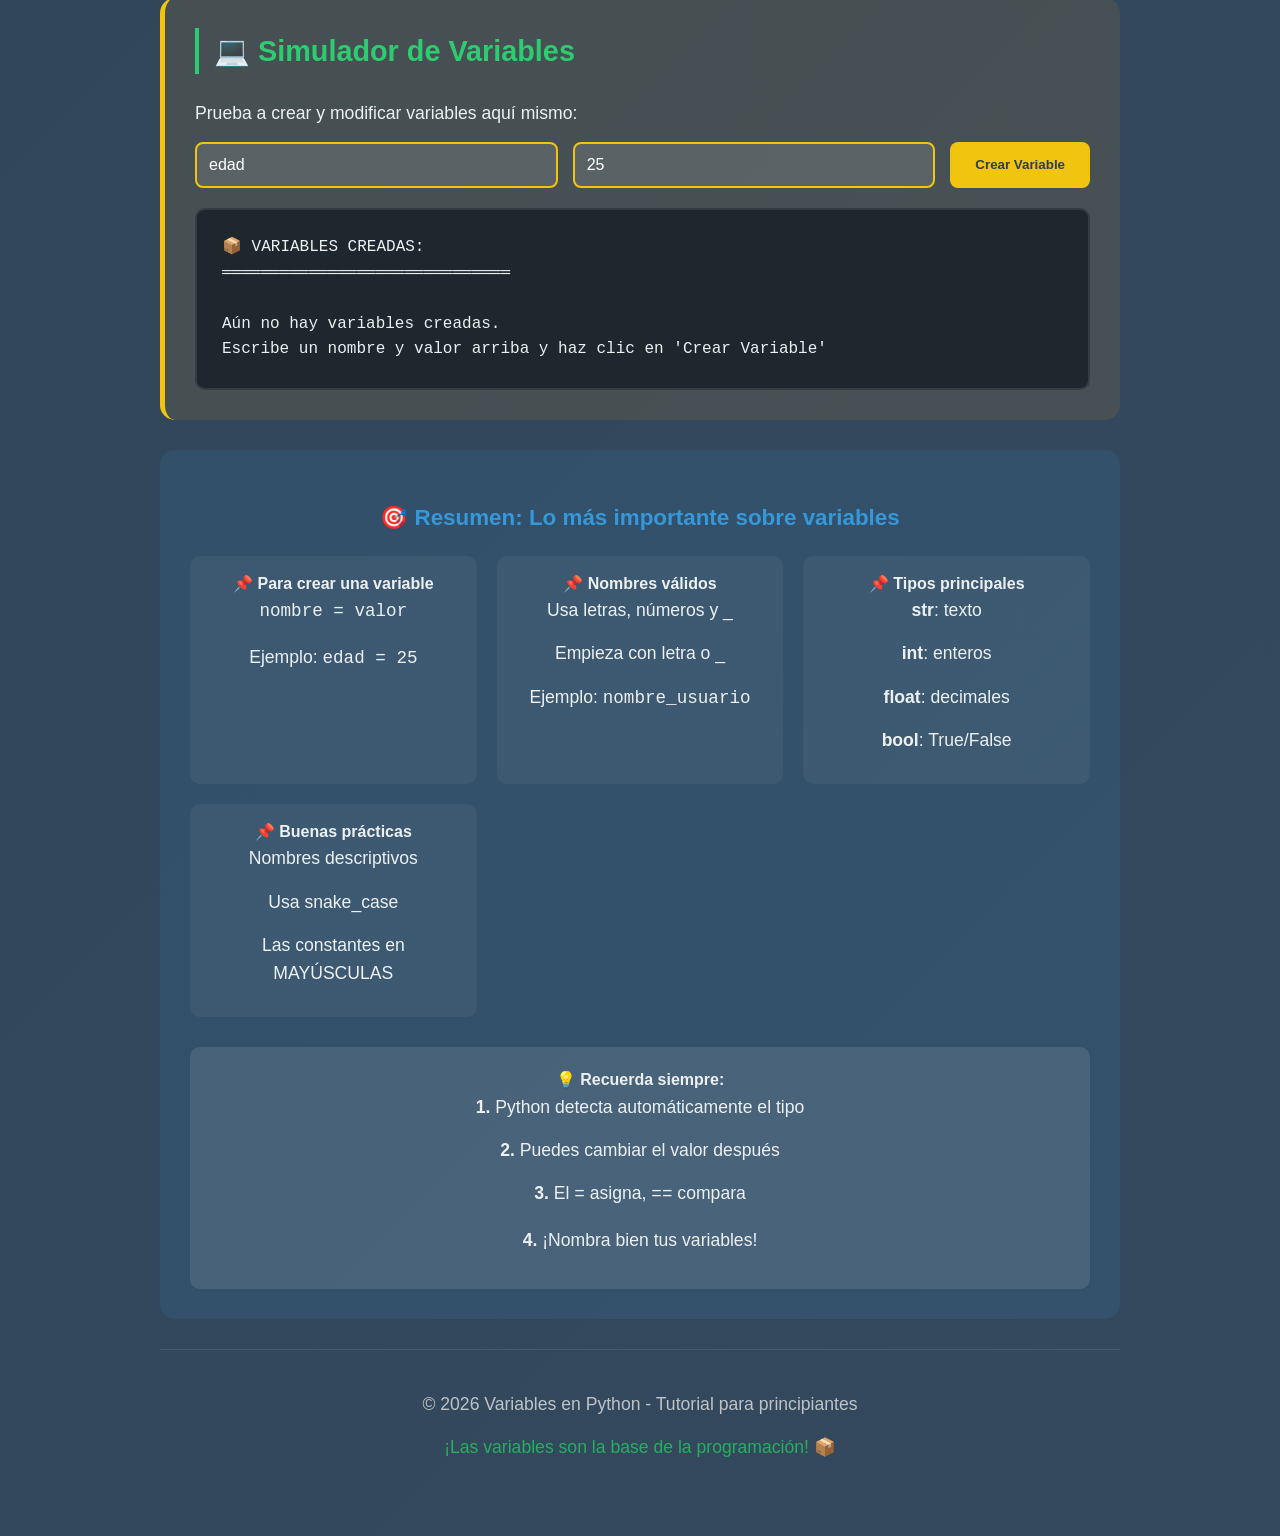
<file: contenido/variables.html>
<!DOCTYPE html>
<html lang="es">
<head>
    <meta charset="UTF-8">
    <meta name="viewport" content="width=device-width, initial-scale=1.0">
    <title>Variables en Python - Teoría Sencilla</title>
         <link rel="icon" type="image/x-icon" href="../image/python.png">
    <link rel="stylesheet" href="../style/style_variable.css">
</head>
<body>
    <div class="container">
        <header>
            <div class="python-icon">📦</div>
            <h1>Variables en Python - Teoría Sencilla</h1>
            <p class="subtitle">Aprende qué son las variables, cómo crearlas y usarlas de manera fácil y práctica</p>
        </header>

        <!-- CONCEPTO PRINCIPAL -->
        <div class="concepto-principal">
            <div class="caja-concepto">
                <div class="etiqueta">CAJA</div>
                <div class="contenido">42</div>
            </div>
            
            <div class="concepto-texto">
                <h2>¿Qué es una variable?</h2>
                <p>Una variable es como una <strong>CAJA</strong> donde guardas cosas. Tiene:</p>
                <ul style="padding-left: 20px; margin: 15px 0;">
                    <li><strong>📌 NOMBRE</strong> (para identificarla)</li>
                    <li><strong>🎁 CONTENIDO</strong> (lo que guarda dentro)</li>
                    <li><strong>🏷️ ETIQUETA</strong> (qué tipo de cosa es)</li>
                </ul>
                <p>En Python, creas una variable simplemente dándole un nombre y poniendo algo dentro.</p>
            </div>
        </div>

        <!-- SECCIÓN 1: DECLARAR VARIABLES -->
        <section class="section">
            <h2>1️⃣ ¿Cómo declarar una variable?</h2>
            
            <div class="analogia">
                <h4>💡 Piénsalo así:</h4>
                <p>Declarar una variable es como <strong>etiquetar una caja vacía</strong> y luego ponerle algo dentro.</p>
                <p>En Python es súper fácil: <strong>nombre = valor</strong></p>
            </div>

            <!-- VISUALIZACIÓN -->
            <div class="variable-visual">
                <div class="variable-box">
                    <div class="variable-nombre">edad</div>
                    <div class="variable-valor">25</div>
                    <div class="variable-explicacion">← Nombre de la variable</div>
                </div>
                
                <div class="arrow">=</div>
                
                <div class="variable-box">
                    <div class="variable-nombre">Valor</div>
                    <div class="variable-valor">25</div>
                    <div class="variable-explicacion">← Lo que guarda</div>
                </div>
            </div>

            <h3>Sintaxis básica</h3>
            <div class="code-container">
                <div class="code-header">
                    <span>Forma de crear variables</span>
                    <button class="copy-btn">Copiar código</button>
                </div>
                <div class="code-block">
                    <code>
                        <span class="comment"># Así se crea una variable en Python:</span><br>
                        <span class="variable">nombre</span> <span class="operator">=</span> <span class="string">"Ana"</span><br>
                        <span class="variable">edad</span> <span class="operator">=</span> <span class="number">25</span><br>
                        <span class="variable">altura</span> <span class="operator">=</span> <span class="number">1.65</span><br>
                        <span class="variable">es_estudiante</span> <span class="operator">=</span> <span class="keyword">True</span><br><br>
                        
                        <span class="comment"># Python entiende automáticamente el tipo</span><br>
                        <span class="comment"># No necesitas decir "esto es texto" o "esto es número"</span><br>
                    </code>
                </div>
            </div>

            <h3>El símbolo "=" no es igualdad matemática</h3>
            <div class="code-container">
                <div class="code-header">
                    <span>El = asigna, no compara</span>
                    <button class="copy-btn">Copiar código</button>
                </div>
                <div class="code-block">
                    <code>
                        <span class="comment"># En programación, = significa "GUARDA ESTO"</span><br>
                        <span class="variable">x</span> <span class="operator">=</span> <span class="number">10</span>   <span class="comment"># Guarda 10 en la variable x</span><br>
                        <span class="variable">x</span> <span class="operator">=</span> <span class="number">20</span>   <span class="comment"># Ahora guarda 20 (cambia el valor)</span><br><br>
                        
                        <span class="comment"># Para comparar (ver si son iguales) se usa ==</span><br>
                        <span class="keyword">if</span> <span class="variable">x</span> <span class="operator">==</span> <span class="number">20</span>:   <span class="comment"># ¿x es igual a 20?</span><br>
                        &nbsp;&nbsp;&nbsp;&nbsp;<span class="function">print</span>(<span class="string">"Sí, x vale 20"</span>)<br>
                    </code>
                </div>
            </div>
        </section>

        <!-- SECCIÓN 2: REGLAS PARA NOMBRAR VARIABLES -->
        <section class="section">
            <h2>2️⃣ Reglas para nombrar variables</h2>
            
            <div class="analogia">
                <h4>📝 ¡IMPORTANTE!</h4>
                <p>Los nombres de variables tienen reglas, como los nombres de personas:</p>
                <p><strong>✅ Pueden tener:</strong> letras, números (pero no empezar con número), guión bajo _</p>
                <p><strong>❌ NO pueden tener:</strong> espacios, símbolos especiales (excepto _), palabras reservadas</p>
            </div>

            <h3>Reglas de nomenclatura</h3>
            <div class="reglas-grid">
                <div class="regla-item regla-correcta">
                    <h4>✅ CORRECTO</h4>
                    <p><code>edad = 25</code></p>
                    <p><code>nombre_usuario = "Ana"</code></p>
                    <p><code>precio_total = 99.99</code></p>
                    <p><code>_temporal = "temp"</code></p>
                </div>
                
                <div class="regla-item regla-incorrecta">
                    <h4>❌ INCORRECTO</h4>
                    <p><code>1nombre = "Ana"</code> (empieza con número)</p>
                    <p><code>nombre usuario = "Ana"</code> (tiene espacio)</p>
                    <p><code>precio-total = 99.99</code> (tiene guión)</p>
                    <p><code>if = 10</code> (palabra reservada)</p>
                </div>
            </div>

            <h3>Convenciones (buenas prácticas)</h3>
            <div class="code-container">
                <div class="code-header">
                    <span>Estilos recomendados</span>
                    <button class="copy-btn">Copiar código</button>
                </div>
                <div class="code-block">
                    <code>
                        <span class="comment"># snake_case (recomendado en Python)</span><br>
                        <span class="variable">nombre_completo</span> <span class="operator">=</span> <span class="string">"Ana García"</span><br>
                        <span class="variable">edad_usuario</span> <span class="operator">=</span> <span class="number">25</span><br>
                        <span class="variable">es_estudiante_activo</span> <span class="operator">=</span> <span class="keyword">True</span><br><br>
                        
                        <span class="comment"># Nombres descriptivos (dicen qué guardan)</span><br>
                        <span class="variable">precio</span> <span class="operator">=</span> <span class="number">19.99</span>    <span class="comment"># BIEN: dice qué es</span><br>
                        <span class="variable">x</span> <span class="operator">=</span> <span class="number">19.99</span>           <span class="comment"># MAL: no dice nada</span><br><br>
                        
                        <span class="comment"># Constantes (valores que no cambian, en MAYÚSCULAS)</span><br>
                        <span class="variable">PI</span> <span class="operator">=</span> <span class="number">3.1416</span><br>
                        <span class="variable">IVA</span> <span class="operator">=</span> <span class="number">0.12</span><br>
                    </code>
                </div>
            </div>
        </section>

        <!-- SECCIÓN 3: TIPOS DE VARIABLES -->
        <section class="section">
            <h2>3️⃣ Tipos de variables más comunes</h2>
            
            <div class="analogia">
                <h4>🎁 Tipos de cajas:</h4>
                <p>Así como hay cajas para libros, cajas para ropa y cajas para comida, las variables también tienen tipos.</p>
                <p><strong>Python detecta automáticamente</strong> el tipo según lo que guardes.</p>
            </div>

            <div class="tipos-grid">
                <div class="tipo-item" style="border-color: #e74c3c;">
                    <h4>Texto (str)</h4>
                    <p>Para palabras y frases</p>
                    <div class="ejemplo">"Hola", 'Python'</div>
                </div>
                
                <div class="tipo-item" style="border-color: #3498db;">
                    <h4>Enteros (int)</h4>
                    <p>Para números sin decimal</p>
                    <div class="ejemplo">25, -10, 1000</div>
                </div>
                
                <div class="tipo-item" style="border-color: #2ecc71;">
                    <h4>Decimales (float)</h4>
                    <p>Para números con punto</p>
                    <div class="ejemplo">3.14, -2.5, 99.99</div>
                </div>
                
                <div class="tipo-item" style="border-color: #9b59b6;">
                    <h4>Booleanos (bool)</h4>
                    <p>Para verdadero/falso</p>
                    <div class="ejemplo">True, False</div>
                </div>
            </div>

            <h3>Ejemplos de cada tipo</h3>
            <div class="code-container">
                <div class="code-header">
                    <span>Variables de diferentes tipos</span>
                    <button class="copy-btn">Copiar código</button>
                </div>
                <div class="code-block">
                    <code>
                        <span class="comment"># 1. Texto (string) - se usa con comillas</span><br>
                        <span class="variable">nombre</span> <span class="operator">=</span> <span class="string">"Carlos"</span><br>
                        <span class="variable">mensaje</span> <span class="operator">=</span> <span class="string">'Hola mundo'</span><br>
                        <span class="variable">direccion</span> <span class="operator">=</span> <span class="string">"""Calle Principal
                        Número 123"""</span>  <span class="comment"># Texto de varias líneas</span><br><br>
                        
                        <span class="comment"># 2. Números enteros (int)</span><br>
                        <span class="variable">edad</span> <span class="operator">=</span> <span class="number">30</span><br>
                        <span class="variable">cantidad_productos</span> <span class="operator">=</span> <span class="number">15</span><br>
                        <span class="variable">temperatura</span> <span class="operator">=</span> <span class="operator">-</span><span class="number">5</span>  <span class="comment"># Puede ser negativo</span><br><br>
                        
                        <span class="comment"># 3. Números decimales (float)</span><br>
                        <span class="variable">precio</span> <span class="operator">=</span> <span class="number">19.99</span><br>
                        <span class="variable">promedio</span> <span class="operator">=</span> <span class="number">8.75</span><br>
                        <span class="variable">pi</span> <span class="operator">=</span> <span class="number">3.1415926535</span><br><br>
                        
                        <span class="comment"># 4. Booleanos (verdadero/falso)</span><br>
                        <span class="variable">es_mayor</span> <span class="operator">=</span> <span class="keyword">True</span><br>
                        <span class="variable">tiene_licencia</span> <span class="operator">=</span> <span class="keyword">False</span><br>
                        <span class="variable">esta_activo</span> <span class="operator">=</span> <span class="keyword">True</span><br>
                    </code>
                </div>
            </div>

            <h3>Verificar el tipo de una variable</h3>
            <div class="code-container">
                <div class="code-header">
                    <span>Función type()</span>
                    <button class="copy-btn">Copiar código</button>
                </div>
                <div class="code-block">
                    <code>
                        <span class="variable">nombre</span> <span class="operator">=</span> <span class="string">"Ana"</span><br>
                        <span class="variable">edad</span> <span class="operator">=</span> <span class="number">25</span><br>
                        <span class="variable">altura</span> <span class="operator">=</span> <span class="number">1.65</span><br><br>
                        
                        <span class="function">print</span>(<span class="function">type</span>(<span class="variable">nombre</span>))   <span class="comment"># <class 'str'></span><br>
                        <span class="function">print</span>(<span class="function">type</span>(<span class="variable">edad</span>))     <span class="comment"># <class 'int'></span><br>
                        <span class="function">print</span>(<span class="function">type</span>(<span class="variable">altura</span>))   <span class="comment"># <class 'float'></span><br><br>
                        
                        <span class="comment"># Python te dice automáticamente el tipo</span><br>
                        <span class="comment"># ¡No necesitas declararlo!</span><br>
                    </code>
                </div>
            </div>
        </section>

        <!-- SECCIÓN 4: OPERACIONES CON VARIABLES -->
        <section class="section">
            <h2>4️⃣ Operaciones con variables</h2>
            
            <div class="analogia">
                <h4>➕ Operaciones matemáticas:</h4>
                <p>Puedes hacer operaciones con variables como haces con números normales.</p>
                <p>¡Y también puedes modificar su contenido después!</p>
            </div>

            <h3>Modificar variables</h3>
            <div class="code-container">
                <div class="code-header">
                    <span>Cambiar el valor de una variable</span>
                    <button class="copy-btn">Copiar código</button>
                </div>
                <div class="code-block">
                    <code>
                        <span class="comment"># 1. Crear una variable</span><br>
                        <span class="variable">contador</span> <span class="operator">=</span> <span class="number">0</span><br>
                        <span class="function">print</span>(<span class="string">"Contador:"</span>, <span class="variable">contador</span>)  <span class="comment"># 0</span><br><br>
                        
                        <span class="comment"># 2. Cambiar su valor</span><br>
                        <span class="variable">contador</span> <span class="operator">=</span> <span class="variable">contador</span> <span class="operator">+</span> <span class="number">1</span>  <span class="comment"># Ahora vale 1</span><br>
                        <span class="function">print</span>(<span class="string">"Contador:"</span>, <span class="variable">contador</span>)  <span class="comment"># 1</span><br><br>
                        
                        <span class="comment"># 3. Forma abreviada para sumar</span><br>
                        <span class="variable">contador</span> <span class="operator">+=</span> <span class="number">1</span>  <span class="comment"># Igual que: contador = contador + 1</span><br>
                        <span class="function">print</span>(<span class="string">"Contador:"</span>, <span class="variable">contador</span>)  <span class="comment"># 2</span><br><br>
                        
                        <span class="comment"># También funciona con otros operadores</span><br>
                        <span class="variable">precio</span> <span class="operator">=</span> <span class="number">100</span><br>
                        <span class="variable">precio</span> <span class="operator">*=</span> <span class="number">1.12</span>  <span class="comment"># Aumenta 12% (IVA)</span><br>
                        <span class="function">print</span>(<span class="string">"Precio con IVA:"</span>, <span class="variable">precio</span>)  <span class="comment"># 112.0</span><br>
                    </code>
                </div>
            </div>

            <h3>Operaciones entre variables</h3>
            <div class="code-container">
                <div class="code-header">
                    <span>Usar variables juntas</span>
                    <button class="copy-btn">Copiar código</button>
                </div>
                <div class="code-block">
                    <code>
                        <span class="comment"># Crear variables</span><br>
                        <span class="variable">precio_producto</span> <span class="operator">=</span> <span class="number">25.50</span><br>
                        <span class="variable">cantidad</span> <span class="operator">=</span> <span class="number">3</span><br>
                        <span class="variable">descuento</span> <span class="operator">=</span> <span class="number">5.00</span><br><br>
                        
                        <span class="comment"># Calcular total</span><br>
                        <span class="variable">subtotal</span> <span class="operator">=</span> <span class="variable">precio_producto</span> <span class="operator">*</span> <span class="variable">cantidad</span><br>
                        <span class="variable">total</span> <span class="operator">=</span> <span class="variable">subtotal</span> <span class="operator">-</span> <span class="variable">descuento</span><br><br>
                        
                        <span class="function">print</span>(<span class="string">"Subtotal:"</span>, <span class="variable">subtotal</span>)  <span class="comment"># 76.5</span><br>
                        <span class="function">print</span>(<span class="string">"Descuento:"</span>, <span class="variable">descuento</span>)  <span class="comment"># 5.0</span><br>
                        <span class="function">print</span>(<span class="string">"Total a pagar:"</span>, <span class="variable">total</span>)   <span class="comment"># 71.5</span><br><br>
                        
                        <span class="comment"># Concatenar texto (unir variables de texto)</span><br>
                        <span class="variable">nombre</span> <span class="operator">=</span> <span class="string">"Ana"</span><br>
                        <span class="variable">apellido</span> <span class="operator">=</span> <span class="string">"García"</span><br>
                        <span class="variable">nombre_completo</span> <span class="operator">=</span> <span class="variable">nombre</span> <span class="operator">+</span> <span class="string">" "</span> <span class="operator">+</span> <span class="variable">apellido</span><br>
                        <span class="function">print</span>(<span class="variable">nombre_completo</span>)  <span class="comment"># Ana García</span><br>
                    </code>
                </div>
            </div>
        </section>

        <!-- EJERCICIOS PRÁCTICOS -->
        <section class="ejercicios">
            <h2>💪 Ejercicios para practicar</h2>
            <p>Resuelve estos ejercicios para afianzar lo aprendido:</p>
            
            <div class="ejercicio">
                <h4>Ejercicio 1: Calculadora simple</h4>
                <p class="instruccion">Crea tres variables: <code>numero1 = 15</code>, <code>numero2 = 3</code>. Luego calcula y muestra:</p>
                <ol style="margin-left: 20px; margin-bottom: 15px;">
                    <li>La suma de ambos números</li>
                    <li>La resta (numero1 - numero2)</li>
                    <li>La multiplicación</li>
                    <li>La división</li>
                </ol>
                <button class="verificar-btn" onclick="verificarEjercicio(1)">Ver solución</button>
                <div class="resultado" id="resultado1"></div>
            </div>
            
            <div class="ejercicio">
                <h4>Ejercicio 2: Perfil de usuario</h4>
                <p class="instruccion">Crea variables para guardar esta información:</p>
                <ul style="margin-left: 20px; margin-bottom: 15px;">
                    <li>Nombre: "Carlos"</li>
                    <li>Edad: 28</li>
                    <li>Altura: 1.75 metros</li>
                    <li>Es estudiante: True</li>
                    <li>Ciudad: "Quito"</li>
                </ul>
                <p>Luego crea un mensaje que diga: "Carlos tiene 28 años, mide 1.75m y vive en Quito"</p>
                <button class="verificar-btn" onclick="verificarEjercicio(2)">Ver solución</button>
                <div class="resultado" id="resultado2"></div>
            </div>
            
            <div class="ejercicio">
                <h4>Ejercicio 3: Convertir temperaturas</h4>
                <p class="instruccion">Crea una variable <code>celsius = 30</code> y conviértela a Fahrenheit usando la fórmula:</p>
                <p style="text-align: center; margin: 10px 0;"><strong>Fahrenheit = (Celsius × 9/5) + 32</strong></p>
                <p>Muestra el resultado con el mensaje: "30°C equivalen a XX°F"</p>
                <button class="verificar-btn" onclick="verificarEjercicio(3)">Ver solución</button>
                <div class="resultado" id="resultado3"></div>
            </div>
        </section>

        <!-- SIMULADOR INTERACTIVO -->
        <section class="simulador">
            <h2>💻 Simulador de Variables</h2>
            <p>Prueba a crear y modificar variables aquí mismo:</p>
            
            <div class="sim-controls">
                <input type="text" id="var-nombre" class="sim-input" placeholder="Nombre de variable (ej: edad)" value="edad">
                <input type="text" id="var-valor" class="sim-input" placeholder="Valor (ej: 25)" value="25">
                <button onclick="crearVariable()" class="sim-btn">Crear Variable</button>
            </div>
            
            <div class="sim-output" id="var-output">
                Las variables creadas aparecerán aquí...
            </div>
        </section>

        <!-- RESUMEN FINAL -->
        <section class="resumen">
            <h3>🎯 Resumen: Lo más importante sobre variables</h3>
            
            <div class="resumen-lista">
                <div class="resumen-item">
                    <h4>📌 Para crear una variable</h4>
                    <p><code>nombre = valor</code></p>
                    <p>Ejemplo: <code>edad = 25</code></p>
                </div>
                
                <div class="resumen-item">
                    <h4>📌 Nombres válidos</h4>
                    <p>Usa letras, números y _</p>
                    <p>Empieza con letra o _</p>
                    <p>Ejemplo: <code>nombre_usuario</code></p>
                </div>
                
                <div class="resumen-item">
                    <h4>📌 Tipos principales</h4>
                    <p><strong>str</strong>: texto</p>
                    <p><strong>int</strong>: enteros</p>
                    <p><strong>float</strong>: decimales</p>
                    <p><strong>bool</strong>: True/False</p>
                </div>
                
                <div class="resumen-item">
                    <h4>📌 Buenas prácticas</h4>
                    <p>Nombres descriptivos</p>
                    <p>Usa snake_case</p>
                    <p>Las constantes en MAYÚSCULAS</p>
                </div>
            </div>
            
            <div style="margin-top: 30px; padding: 20px; background: rgba(255,255,255,0.1); border-radius: 10px;">
                <h4>💡 Recuerda siempre:</h4>
                <p><strong>1.</strong> Python detecta automáticamente el tipo</p>
                <p><strong>2.</strong> Puedes cambiar el valor después</p>
                <p><strong>3.</strong> El <code>=</code> asigna, <code>==</code> compara</p>
                <p><strong>4.</strong> ¡Nombra bien tus variables!</p>
            </div>
        </section>

        <footer>
            <p>© 2026 Variables en Python - Tutorial para principiantes</p>
            <p style="margin-top: 10px; color: var(--success);">¡Las variables son la base de la programación! 📦</p>
        </footer>
    </div>

    <script>
        // Función para copiar código
        document.querySelectorAll('.copy-btn').forEach(btn => {
            btn.addEventListener('click', function() {
                const codeBlock = this.closest('.code-container').querySelector('.code-block');
                const code = codeBlock.innerText;
                
                navigator.clipboard.writeText(code).then(() => {
                    const originalText = this.textContent;
                    this.textContent = '✓ Copiado!';
                    this.style.background = '#27ae60';
                    this.style.borderColor = '#2ecc71';
                    this.style.color = 'white';
                    
                    setTimeout(() => {
                        this.textContent = originalText;
                        this.style.background = '';
                        this.style.borderColor = '';
                        this.style.color = '';
                    }, 2000);
                });
            });
        });

        // Variables del simulador
        let variablesCreadas = {};
        let outputElement = document.getElementById('var-output');

        // Función para crear variables en el simulador
        function crearVariable() {
            const nombre = document.getElementById('var-nombre').value.trim();
            const valor = document.getElementById('var-valor').value.trim();
            
            if (!nombre) {
                outputElement.textContent = "❌ Error: Debes escribir un nombre para la variable";
                return;
            }
            
            // Validar nombre de variable
            if (!/^[a-zA-Z_][a-zA-Z0-9_]*$/.test(nombre)) {
                outputElement.textContent = "❌ Error: Nombre de variable inválido\n";
                outputElement.textContent += "Debe empezar con letra o _ y contener solo letras, números y _";
                return;
            }
            
            // Intentar determinar el tipo
            let valorFinal;
            let tipo;
            
            if (valor === 'True' || valor === 'False') {
                valorFinal = valor === 'True';
                tipo = 'bool';
            } else if (!isNaN(valor) && valor !== '') {
                if (valor.includes('.')) {
                    valorFinal = parseFloat(valor);
                    tipo = 'float';
                } else {
                    valorFinal = parseInt(valor);
                    tipo = 'int';
                }
            } else {
                // Si está entre comillas, quitarlas
                if ((valor.startsWith('"') && valor.endsWith('"')) || 
                    (valor.startsWith("'") && valor.endsWith("'"))) {
                    valorFinal = valor.slice(1, -1);
                } else {
                    valorFinal = valor;
                }
                tipo = 'str';
            }
            
            // Guardar la variable
            variablesCreadas[nombre] = { valor: valorFinal, tipo: tipo };
            
            // Mostrar todas las variables
            actualizarOutput();
        }

        // Actualizar el output del simulador
        function actualizarOutput() {
            let resultado = "📦 VARIABLES CREADAS:\n";
            resultado += "═".repeat(30) + "\n\n";
            
            if (Object.keys(variablesCreadas).length === 0) {
                resultado += "Aún no hay variables creadas.\n";
                resultado += "Escribe un nombre y valor arriba y haz clic en 'Crear Variable'";
            } else {
                for (const [nombre, info] of Object.entries(variablesCreadas)) {
                    resultado += `🔸 ${nombre} = ${info.valor}  (tipo: ${info.tipo})\n`;
                }
                
                resultado += "\n══════════════════════════════════════\n\n";
                resultado += "💡 Puedes usar estas variables:\n";
                resultado += "Ejemplo: print(edad) mostraría " + variablesCreadas.edad?.valor + "\n";
            }
            
            outputElement.textContent = resultado;
        }

        // Verificar ejercicios
        function verificarEjercicio(numero) {
            const resultado = document.getElementById(`resultado${numero}`);
            
            let solucion = '';
            
            switch(numero) {
                case 1:
                    solucion = `# Ejercicio 1 - Calculadora simple
numero1 = 15
numero2 = 3

suma = numero1 + numero2
resta = numero1 - numero2
multiplicacion = numero1 * numero2
division = numero1 / numero2

print("Suma:", suma)          # 18
print("Resta:", resta)        # 12
print("Multiplicación:", multiplicacion)  # 45
print("División:", division)  # 5.0`;
                    break;
                    
                case 2:
                    solucion = `# Ejercicio 2 - Perfil de usuario
nombre = "Carlos"
edad = 28
altura = 1.75
es_estudiante = True
ciudad = "Quito"

mensaje = nombre + " tiene " + str(edad) + " años, mide " + str(altura) + "m y vive en " + ciudad
print(mensaje)

# También se puede usar f-strings (más moderno):
print(f"{nombre} tiene {edad} años, mide {altura}m y vive en {ciudad}")`;
                    break;
                    
                case 3:
                    solucion = `# Ejercicio 3 - Convertir temperaturas
celsius = 30
fahrenheit = (celsius * 9/5) + 32

print(f"{celsius}°C equivalen a {fahrenheit:.1f}°F")
# Resultado: 30°C equivalen a 86.0°F

# También se puede redondear:
print(f"{celsius}°C equivalen a {round(fahrenheit, 1)}°F")`;
                    break;
            }
            
            resultado.innerHTML = `<pre><code>${solucion}</code></pre>`;
            resultado.style.display = 'block';
            resultado.className = 'resultado resultado-correcto';
        }

        // Inicializar simulador
        document.addEventListener('DOMContentLoaded', () => {
            actualizarOutput();
            
            // Permitir Enter en los inputs
            document.getElementById('var-nombre').addEventListener('keypress', function(e) {
                if (e.key === 'Enter') {
                    crearVariable();
                }
            });
            
            document.getElementById('var-valor').addEventListener('keypress', function(e) {
                if (e.key === 'Enter') {
                    crearVariable();
                }
            });
        });
    </script>
</body>
</html>
</file>
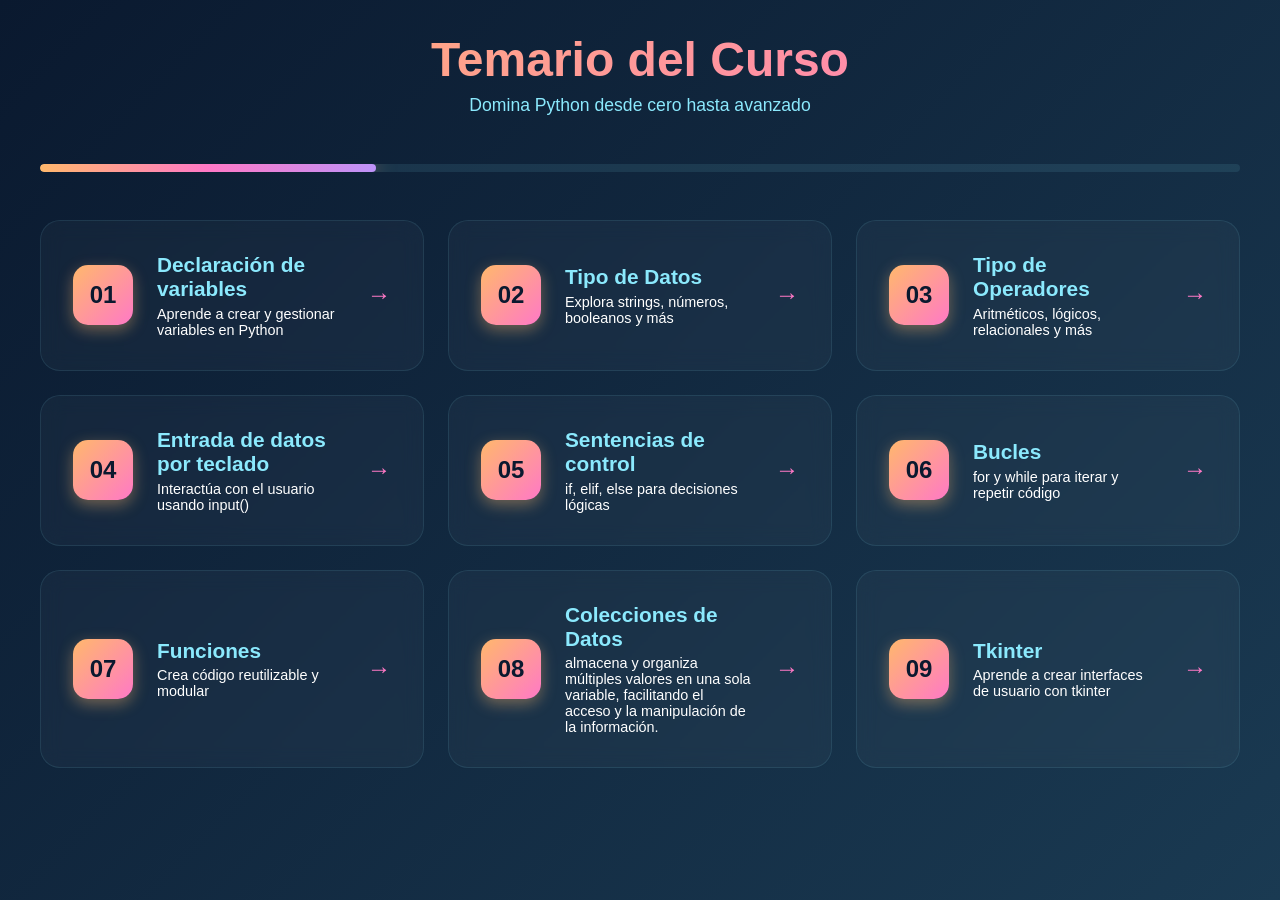
<file: temas/lista.html>
<!DOCTYPE html>
<html lang="es">
<head>
    <meta charset="UTF-8">
    <meta name="viewport" content="width=device-width, initial-scale=1.0">
    <title>Temas del Curso Python</title>
    <link rel="stylesheet" href="../style/style_temas.css">
     <link rel="icon" type="image/x-icon" href="../image/python.png">
</head>
<body>
    <div class="circles">
        <span></span>
        <span></span>
        <span></span>
        <span></span>
        <span></span>
    </div>

    <div class="container">
        <div class="header">
            <h1>Temario del Curso</h1>
            <p>Domina Python desde cero hasta avanzado</p>
        </div>

        <div class="progress-bar">
            <div class="progress-fill" id="progressFill"></div>
        </div>

        <div class="topics-grid">
            <a href="../contenido/variables.html" class="topic-card">
                <div class="topic-number">01</div>
                <div class="topic-content">
                    <div class="topic-title">Declaración de variables</div>
                    <div class="topic-description">Aprende a crear y gestionar variables en Python</div>
                </div>
                <div class="topic-arrow">→</div>
            </a>

            <a href="../contenido/tipo_datos.html" class="topic-card">
                <div class="topic-number">02</div>
                <div class="topic-content">
                    <div class="topic-title">Tipo de Datos</div>
                    <div class="topic-description">Explora strings, números, booleanos y más</div>
                </div>
                <div class="topic-arrow">→</div>
            </a>

            <a href="../contenido/operadores.html" class="topic-card">
                <div class="topic-number">03</div>
                <div class="topic-content">
                    <div class="topic-title">Tipo de Operadores</div>
                    <div class="topic-description">Aritméticos, lógicos, relacionales y más</div>
                </div>
                <div class="topic-arrow">→</div>
            </a>

            <a href="../contenido/entrada_datos.html" class="topic-card">
                <div class="topic-number">04</div>
                <div class="topic-content">
                    <div class="topic-title">Entrada de datos por teclado</div>
                    <div class="topic-description">Interactúa con el usuario usando input()</div>
                </div>
                <div class="topic-arrow">→</div>
            </a>

            <a href="../contenido/sentencias_control.html" class="topic-card">
                <div class="topic-number">05</div>
                <div class="topic-content">
                    <div class="topic-title">Sentencias de control</div>
                    <div class="topic-description">if, elif, else para decisiones lógicas</div>
                </div>
                <div class="topic-arrow">→</div>
            </a>

            <a href="../contenido/bucles.html" class="topic-card">
                <div class="topic-number">06</div>
                <div class="topic-content">
                    <div class="topic-title">Bucles</div>
                    <div class="topic-description">for y while para iterar y repetir código</div>
                </div>
                <div class="topic-arrow">→</div>
            </a>

            <a href="../contenido/funciones.html" class="topic-card">
                <div class="topic-number">07</div>
                <div class="topic-content">
                    <div class="topic-title">Funciones</div>
                    <div class="topic-description">Crea código reutilizable y modular</div>
                </div>
                <div class="topic-arrow">→</div>
            </a>

             <a href="../contenido/colecciones.html" class="topic-card">
                <div class="topic-number">08</div>
                <div class="topic-content">
                    <div class="topic-title">Colecciones de Datos</div>
                    <div class="topic-description">almacena y organiza múltiples valores en una sola variable, facilitando el acceso y la manipulación de la información.</div>
                </div>
                <div class="topic-arrow">→</div>
            </a>


             <a href="../contenido/tkinter.html" class="topic-card">
                <div class="topic-number">09</div>
                <div class="topic-content">
                    <div class="topic-title">Tkinter</div>
                    <div class="topic-description">Aprende a crear interfaces de usuario con tkinter</div>
                </div>
                <div class="topic-arrow">→</div>
            </a>
        </div>
    </div>

    <script>
        // Simular progreso del curso
        setTimeout(() => {
            document.getElementById('progressFill').style.width = '28%';
        }, 500);

        // Efecto hover mejorado
        const cards = document.querySelectorAll('.topic-card');
        cards.forEach(card => {
            card.addEventListener('mouseenter', function() {
                this.style.zIndex = '10';
            });
            card.addEventListener('mouseleave', function() {
                this.style.zIndex = '1';
            });
        });
    </script>
</body>
</html>
</file>
<file: style/style_index.css>
* {
            margin: 0;
            padding: 0;
            box-sizing: border-box;
        }

        body {
            font-family: 'Segoe UI', Tahoma, Geneva, Verdana, sans-serif;
            height: 100vh;
            overflow: hidden;
            background: linear-gradient(135deg, #0a192f 0%, #1a3a52 50%, #2d5a7b 100%);
            position: relative;
        }

        .container {
            height: 100vh;
            display: flex;
            flex-direction: column;
            justify-content: center;
            align-items: center;
            position: relative;
            z-index: 2;
            padding: 2rem;
        }

        .python-logo {
            width: 120px;
            height: 120px;
            margin-bottom: 2rem;
            filter: drop-shadow(0 10px 30px rgba(255, 184, 108, 0.3));
            animation: float 3s ease-in-out infinite;
        }

        @keyframes float {
            0%, 100% { transform: translateY(0px); }
            50% { transform: translateY(-20px); }
        }

        h1 {
            font-size: 4rem;
            font-weight: 800;
            background: linear-gradient(135deg, #ffb86c 0%, #ff79c6 50%, #bd93f9 100%);
            -webkit-background-clip: text;
            -webkit-text-fill-color: transparent;
            background-clip: text;
            margin-bottom: 1rem;
            text-align: center;
            letter-spacing: -2px;
            animation: glow 2s ease-in-out infinite alternate;
        }

        @keyframes glow {
            from { filter: drop-shadow(0 0 20px rgba(255, 184, 108, 0.5)); }
            to { filter: drop-shadow(0 0 40px rgba(255, 121, 198, 0.8)); }
        }

        .subtitle {
            font-size: 1.5rem;
            color: #8be9fd;
            margin-bottom: 0.5rem;
            font-weight: 300;
            letter-spacing: 2px;
        }

        .role {
            font-size: 1.1rem;
            color: #50fa7b;
            margin-bottom: 3rem;
            font-weight: 400;
        }

        .btn-continue {
            padding: 1.2rem 3rem;
            font-size: 1.2rem;
            font-weight: 600;
            color: #0a192f;
            background: linear-gradient(135deg, #ffb86c 0%, #ff79c6 100%);
            border: none;
            border-radius: 50px;
            cursor: pointer;
            text-decoration: none;
            transition: all 0.3s ease;
            box-shadow: 0 10px 30px rgba(255, 184, 108, 0.4);
            position: relative;
            overflow: hidden;
        }

        .btn-continue::before {
            content: '';
            position: absolute;
            top: 0;
            left: -100%;
            width: 100%;
            height: 100%;
            background: linear-gradient(90deg, transparent, rgba(255, 255, 255, 0.3), transparent);
            transition: left 0.5s;
        }

        .btn-continue:hover::before {
            left: 100%;
        }

        .btn-continue:hover {
            transform: translateY(-5px);
            box-shadow: 0 15px 40px rgba(255, 121, 198, 0.6);
        }

       

        .circles {
            position: absolute;
            top: 0;
            left: 0;
            width: 100%;
            height: 100%;
            overflow: hidden;
            z-index: 1;
        }

        .circles span {
            position: absolute;
            display: block;
            width: 20px;
            height: 20px;
            background: rgba(139, 233, 253, 0.1);
            animation: animate 25s linear infinite;
            bottom: -150px;
            border-radius: 50%;
        }

        .circles span:nth-child(1) {
            left: 25%;
            width: 80px;
            height: 80px;
            animation-delay: 0s;
        }

        .circles span:nth-child(2) {
            left: 10%;
            width: 20px;
            height: 20px;
            animation-delay: 2s;
            animation-duration: 12s;
        }

        .circles span:nth-child(3) {
            left: 70%;
            width: 20px;
            height: 20px;
            animation-delay: 4s;
        }

        .circles span:nth-child(4) {
            left: 40%;
            width: 60px;
            height: 60px;
            animation-delay: 0s;
            animation-duration: 18s;
        }

        .circles span:nth-child(5) {
            left: 65%;
            width: 20px;
            height: 20px;
            animation-delay: 0s;
        }

        .circles span:nth-child(6) {
            left: 75%;
            width: 110px;
            height: 110px;
            animation-delay: 3s;
        }

        .circles span:nth-child(7) {
            left: 35%;
            width: 150px;
            height: 150px;
            animation-delay: 7s;
        }

        .circles span:nth-child(8) {
            left: 50%;
            width: 25px;
            height: 25px;
            animation-delay: 15s;
            animation-duration: 45s;
        }

        .circles span:nth-child(9) {
            left: 20%;
            width: 15px;
            height: 15px;
            animation-delay: 2s;
            animation-duration: 35s;
        }

        .circles span:nth-child(10) {
            left: 85%;
            width: 150px;
            height: 150px;
            animation-delay: 0s;
            animation-duration: 11s;
        }

        @keyframes animate {
            0% {
                transform: translateY(0) rotate(0deg);
                opacity: 1;
                border-radius: 50%;
            }
            100% {
                transform: translateY(-1000px) rotate(720deg);
                opacity: 0;
                border-radius: 50%;
            }
        }

        @media (max-width: 768px) {
            h1 {
                font-size: 2.5rem;
            }
            .subtitle {
                font-size: 1.2rem;
            }
            .role {
                font-size: 1rem;
            }
        }
</file>
<file: style/style_bucles.css>
:root {
            --primary: #2c3e50;
            --secondary: #34495e;
            --accent: #e74c3c;
            --accent2: #3498db;
            --accent3: #2ecc71;
            --light: #ecf0f1;
            --dark: #1a252f;
            --code-bg: #1e272e;
        }

        * {
            margin: 0;
            padding: 0;
            box-sizing: border-box;
        }

        body {
            font-family: 'Segoe UI', Tahoma, Geneva, Verdana, sans-serif;
            background: linear-gradient(135deg, var(--primary), var(--secondary));
            color: var(--light);
            line-height: 1.6;
            min-height: 100vh;
        }

        .container {
            max-width: 1000px;
            margin: 0 auto;
            padding: 20px;
        }

        /* HEADER */
        header {
            text-align: center;
            padding: 40px 0;
            background: rgba(255, 255, 255, 0.05);
            border-radius: 20px;
            margin-bottom: 40px;
            position: relative;
            overflow: hidden;
        }

        header::before {
            content: "";
            position: absolute;
            top: 0;
            left: 0;
            right: 0;
            height: 4px;
            background: linear-gradient(90deg, var(--accent), var(--accent2), var(--accent3));
        }

        h1 {
            font-size: 2.5rem;
            margin-bottom: 15px;
            background: linear-gradient(90deg, var(--accent2), var(--accent3));
            -webkit-background-clip: text;
            -webkit-text-fill-color: transparent;
            background-clip: text;
        }

        .subtitle {
            font-size: 1.2rem;
            color: #bdc3c7;
            max-width: 700px;
            margin: 0 auto;
        }

        .python-icon {
            font-size: 3.5rem;
            margin-bottom: 20px;
            animation: bounce 2s infinite;
        }

        @keyframes bounce {
            0%, 100% { transform: translateY(0); }
            50% { transform: translateY(-10px); }
        }

        /* TABS DE NAVEGACIÓN */
        .tabs {
            display: flex;
            justify-content: center;
            gap: 10px;
            margin-bottom: 30px;
            flex-wrap: wrap;
        }

        .tab-btn {
            padding: 12px 25px;
            background: rgba(255, 255, 255, 0.1);
            border: none;
            border-radius: 10px;
            color: var(--light);
            cursor: pointer;
            font-size: 1rem;
            font-weight: 600;
            transition: all 0.3s;
            display: flex;
            align-items: center;
            gap: 8px;
        }

        .tab-btn:hover {
            background: rgba(255, 255, 255, 0.2);
            transform: translateY(-2px);
        }

        .tab-btn.active {
            background: var(--accent2);
            color: white;
            box-shadow: 0 5px 15px rgba(52, 152, 219, 0.3);
        }

        /* CONTENIDO PRINCIPAL */
        .tab-content {
            display: none;
            animation: fadeIn 0.5s ease;
        }

        .tab-content.active {
            display: block;
        }

        @keyframes fadeIn {
            from { opacity: 0; transform: translateY(20px); }
            to { opacity: 1; transform: translateY(0); }
        }

        /* TARJETAS DE CONCEPTO */
        .concept-card {
            background: rgba(255, 255, 255, 0.05);
            border-radius: 15px;
            padding: 30px;
            margin-bottom: 30px;
            border: 1px solid rgba(255, 255, 255, 0.1);
        }

        h2 {
            color: var(--accent2);
            margin-bottom: 20px;
            font-size: 1.8rem;
            border-left: 4px solid var(--accent2);
            padding-left: 15px;
        }

        h3 {
            color: var(--accent3);
            margin: 25px 0 15px 0;
            font-size: 1.4rem;
        }

        p {
            margin-bottom: 15px;
            font-size: 1.1rem;
        }

        .analogia {
            background: rgba(46, 204, 113, 0.1);
            border-left: 4px solid var(--accent3);
            padding: 20px;
            margin: 20px 0;
            border-radius: 0 10px 10px 0;
        }

        .analogia h4 {
            color: var(--accent3);
            margin-bottom: 10px;
            display: flex;
            align-items: center;
            gap: 10px;
        }

        /* EJEMPLOS VISUALES */
        .ejemplo-visual {
            background: rgba(231, 76, 60, 0.1);
            border-radius: 10px;
            padding: 25px;
            margin: 25px 0;
            border: 2px solid rgba(231, 76, 60, 0.3);
        }

        .ejemplo-visual h4 {
            color: var(--accent);
            margin-bottom: 15px;
            font-size: 1.2rem;
        }

        .pasos {
            display: flex;
            flex-direction: column;
            gap: 15px;
        }

        .paso {
            background: rgba(255, 255, 255, 0.05);
            border-radius: 8px;
            padding: 15px;
            border-left: 4px solid var(--accent2);
        }

        .paso-num {
            background: var(--accent2);
            color: white;
            width: 30px;
            height: 30px;
            border-radius: 50%;
            display: inline-flex;
            align-items: center;
            justify-content: center;
            font-weight: bold;
            margin-right: 10px;
        }

        /* CÓDIGO */
        .code-container {
            background: var(--code-bg);
            border-radius: 10px;
            overflow: hidden;
            margin: 20px 0;
        }

        .code-header {
            background: #2d3436;
            padding: 10px 20px;
            color: #b2bec3;
            font-size: 0.9rem;
            display: flex;
            justify-content: space-between;
            align-items: center;
        }

        .copy-btn {
            background: rgba(52, 152, 219, 0.2);
            border: 1px solid var(--accent2);
            color: var(--accent2);
            padding: 5px 15px;
            border-radius: 5px;
            cursor: pointer;
            font-size: 0.8rem;
            transition: all 0.3s;
        }

        .copy-btn:hover {
            background: var(--accent2);
            color: white;
        }

        .code-block {
            padding: 20px;
            overflow-x: auto;
            font-family: 'Consolas', 'Monaco', 'Courier New', monospace;
            font-size: 1rem;
        }

        code {
            line-height: 1.8;
        }

        .keyword { color: #ff79c6; }
        .function { color: #50fa7b; }
        .string { color: #f1fa8c; }
        .comment { color: #636e72; }
        .number { color: #bd93f9; }
        .variable { color: #8be9fd; }

        /* COMPARACIÓN */
        .comparison {
            display: grid;
            grid-template-columns: repeat(auto-fit, minmax(300px, 1fr));
            gap: 20px;
            margin: 25px 0;
        }

        .comparison-card {
            background: rgba(255, 255, 255, 0.05);
            border-radius: 10px;
            padding: 20px;
            border: 2px solid;
        }

        .comparison-for {
            border-color: var(--accent2);
        }

        .comparison-while {
            border-color: var(--accent);
        }

        .comparison-card h4 {
            color: inherit;
            margin-bottom: 15px;
            font-size: 1.3rem;
        }

        .comparison-card ul {
            list-style: none;
            padding-left: 0;
        }

        .comparison-card li {
            padding: 8px 0;
            border-bottom: 1px solid rgba(255, 255, 255, 0.1);
            display: flex;
            align-items: center;
            gap: 10px;
        }

        .comparison-card li:last-child {
            border-bottom: none;
        }

        .comparison-card li::before {
            content: "✓";
            color: var(--accent3);
            font-weight: bold;
        }

        /* EJERCICIOS */
        .ejercicios {
            background: rgba(155, 89, 182, 0.1);
            border-radius: 15px;
            padding: 30px;
            margin: 30px 0;
            border: 2px solid rgba(155, 89, 182, 0.3);
        }

        .ejercicio {
            background: rgba(255, 255, 255, 0.05);
            border-radius: 10px;
            padding: 20px;
            margin: 15px 0;
            border-left: 4px solid #9b59b6;
        }

        .ejercicio h4 {
            color: #9b59b6;
            margin-bottom: 10px;
            display: flex;
            align-items: center;
            gap: 10px;
        }

        .solucion-btn {
            background: rgba(155, 89, 182, 0.2);
            border: 1px solid #9b59b6;
            color: #9b59b6;
            padding: 8px 15px;
            border-radius: 5px;
            cursor: pointer;
            margin-top: 10px;
            font-size: 0.9rem;
            transition: all 0.3s;
        }

        .solucion-btn:hover {
            background: #9b59b6;
            color: white;
        }

        .solucion {
            display: none;
            margin-top: 15px;
            padding: 15px;
            background: rgba(0, 0, 0, 0.2);
            border-radius: 8px;
            border-left: 3px solid #2ecc71;
        }

        /* SIMULADOR */
        .simulador {
            background: rgba(241, 196, 15, 0.1);
            border-radius: 15px;
            padding: 30px;
            margin: 30px 0;
            border: 2px solid rgba(241, 196, 15, 0.3);
        }

        .sim-controls {
            display: flex;
            gap: 15px;
            margin-bottom: 20px;
            flex-wrap: wrap;
        }

        .sim-select {
            flex: 1;
            min-width: 200px;
            padding: 10px;
            background: rgba(255, 255, 255, 0.1);
            border: 2px solid #f1c40f;
            border-radius: 8px;
            color: white;
            font-size: 1rem;
        }

        .sim-input {
            padding: 10px;
            background: rgba(255, 255, 255, 0.1);
            border: 2px solid #3498db;
            border-radius: 8px;
            color: white;
            font-size: 1rem;
        }

        .sim-btn {
            padding: 10px 25px;
            background: #f1c40f;
            border: none;
            border-radius: 8px;
            color: #2c3e50;
            font-weight: bold;
            cursor: pointer;
            transition: transform 0.3s;
        }

        .sim-btn:hover {
            transform: scale(1.05);
        }

        .sim-output {
            background: var(--code-bg);
            border-radius: 8px;
            padding: 20px;
            min-height: 150px;
            font-family: 'Consolas', monospace;
            white-space: pre-wrap;
            margin-top: 20px;
            border: 1px solid rgba(255, 255, 255, 0.1);
        }

        /* FOOTER */
        footer {
            text-align: center;
            padding: 30px 0;
            color: #95a5a6;
            font-size: 0.9rem;
            margin-top: 50px;
            border-top: 1px solid rgba(255, 255, 255, 0.1);
        }

        .resumen {
            background: rgba(255, 255, 255, 0.05);
            border-radius: 10px;
            padding: 20px;
            margin: 20px 0;
            border-left: 4px solid #e74c3c;
        }

        @media (max-width: 768px) {
            .container {
                padding: 15px;
            }
            
            h1 {
                font-size: 2rem;
            }
            
            .tabs {
                flex-direction: column;
            }
            
            .tab-btn {
                justify-content: center;
            }
        }
</file>
<file: style/style_colecciones.css>
:root {
    --white: #ffffff;
    --bg: #F9F7F4;
    --surface: #ffffff;
    --border: #E8E4DF;
    --text: #1A1714;
    --muted: #7A756E;
    --accent-list: #E85D3A;
    --accent-tuple: #2E7CF6;
    --accent-green: #1AAB6D;
    --code-bg: #F3F0EC;
    --code-border: #E0DBD5;
    --tag-bg: #FFF0EC;
    --tag-text: #E85D3A;
  }

  * { margin: 0; padding: 0; box-sizing: border-box; }

  html { scroll-behavior: smooth; }

  body {
    font-family: 'DM Sans', sans-serif;
    background: var(--bg);
    color: var(--text);
    font-size: 16px;
    line-height: 1.7;
  }

  /* ── HERO ── */
  .hero {
    background: var(--white);
    border-bottom: 1px solid var(--border);
    padding: 72px 24px 64px;
    text-align: center;
    position: relative;
    overflow: hidden;
  }

  .hero::before {
    content: '';
    position: absolute;
    top: -60px; left: 50%; transform: translateX(-50%);
    width: 600px; height: 300px;
    background: radial-gradient(ellipse, #E85D3A18 0%, transparent 70%);
    pointer-events: none;
  }

  .hero-eyebrow {
    display: inline-flex;
    align-items: center;
    gap: 8px;
    background: var(--tag-bg);
    color: var(--tag-text);
    font-size: 11px;
    font-weight: 500;
    letter-spacing: 0.12em;
    text-transform: uppercase;
    padding: 5px 14px;
    border-radius: 100px;
    border: 1px solid #FFCFBD;
    margin-bottom: 24px;
    animation: fadeUp 0.6s ease both;
  }

  .hero h1 {
    font-family: 'Fraunces', serif;
    font-size: clamp(40px, 7vw, 72px);
    font-weight: 900;
    line-height: 1.05;
    letter-spacing: -2px;
    color: var(--text);
    animation: fadeUp 0.6s 0.1s ease both;
  }

  .hero h1 em {
    font-style: italic;
    color: var(--accent-list);
  }

  .hero-sub {
    margin-top: 16px;
    font-size: 17px;
    color: var(--muted);
    font-weight: 300;
    max-width: 480px;
    margin-left: auto; margin-right: auto;
    animation: fadeUp 0.6s 0.2s ease both;
  }

  .hero-pills {
    display: flex;
    gap: 10px;
    justify-content: center;
    margin-top: 32px;
    flex-wrap: wrap;
    animation: fadeUp 0.6s 0.3s ease both;
  }

  .pill {
    display: flex;
    align-items: center;
    gap: 6px;
    padding: 8px 16px;
    border-radius: 100px;
    font-size: 13px;
    font-weight: 500;
    border: 1.5px solid;
    cursor: pointer;
    transition: all 0.2s;
    text-decoration: none;
  }
  .pill-list { border-color: var(--accent-list); color: var(--accent-list); background: #FFF5F3; }
  .pill-tuple { border-color: var(--accent-tuple); color: var(--accent-tuple); background: #F0F6FF; }
  .pill:hover { transform: translateY(-2px); box-shadow: 0 4px 16px rgba(0,0,0,0.08); }

  /* ── LAYOUT ── */
  .container {
    max-width: 820px;
    margin: 0 auto;
    padding: 0 24px;
  }

  /* ── SECTION ── */
  .section {
    padding: 64px 0 0;
  }

  .section-header {
    display: flex;
    align-items: center;
    gap: 14px;
    margin-bottom: 32px;
  }

  .section-icon {
    width: 40px; height: 40px;
    border-radius: 12px;
    display: flex; align-items: center; justify-content: center;
    font-size: 18px;
    flex-shrink: 0;
  }
  .icon-list { background: #FFF0EC; }
  .icon-tuple { background: #EEF4FF; }

  .section-title {
    font-family: 'Fraunces', serif;
    font-size: 28px;
    font-weight: 700;
    letter-spacing: -0.5px;
  }

  .section-divider {
    height: 1px;
    background: var(--border);
    margin: 64px 0 0;
  }

  /* ── CONCEPT CARD ── */
  .concept {
    background: var(--surface);
    border: 1px solid var(--border);
    border-radius: 20px;
    padding: 28px;
    margin-bottom: 20px;
    transition: box-shadow 0.2s, transform 0.2s;
    animation: fadeUp 0.5s ease both;
  }
  .concept:hover {
    box-shadow: 0 8px 32px rgba(0,0,0,0.06);
    transform: translateY(-2px);
  }

  .concept-label {
    display: inline-flex;
    align-items: center;
    gap: 6px;
    font-size: 10px;
    font-weight: 600;
    letter-spacing: 0.14em;
    text-transform: uppercase;
    padding: 3px 10px;
    border-radius: 100px;
    margin-bottom: 10px;
  }
  .label-list { background: #FFF0EC; color: var(--accent-list); }
  .label-tuple { background: #EEF4FF; color: var(--accent-tuple); }
  .label-method { background: #EEFAF4; color: var(--accent-green); }

  .concept h3 {
    font-family: 'Fraunces', serif;
    font-size: 20px;
    font-weight: 700;
    margin-bottom: 8px;
    letter-spacing: -0.3px;
  }

  .concept p {
    color: var(--muted);
    font-size: 14.5px;
    line-height: 1.65;
    margin-bottom: 16px;
  }

  /* ── NOTE ── */
  .note {
    display: flex;
    gap: 10px;
    background: #FFFBF5;
    border: 1px solid #F5E6C8;
    border-left: 3px solid #F5A623;
    border-radius: 0 10px 10px 0;
    padding: 12px 14px;
    font-size: 13.5px;
    color: #7A6540;
    margin-bottom: 16px;
  }
  .note-icon { flex-shrink: 0; font-size: 15px; margin-top: 1px; }

  /* ── CODE BLOCK ── */
  .code-wrap {
    border-radius: 14px;
    overflow: hidden;
    border: 1px solid var(--code-border);
    background: var(--code-bg);
  }

  .code-header {
    display: flex;
    align-items: center;
    justify-content: space-between;
    padding: 10px 16px;
    background: #EDE9E3;
    border-bottom: 1px solid var(--code-border);
  }

  .code-dots {
    display: flex; gap: 6px;
  }
  .dot {
    width: 10px; height: 10px; border-radius: 50%;
  }
  .dot-r { background: #FF5F57; }
  .dot-y { background: #FFBD2E; }
  .dot-g { background: #28CA42; }

  .code-lang {
    font-family: 'DM Mono', monospace;
    font-size: 11px;
    color: #9B9287;
    font-weight: 500;
    letter-spacing: 0.06em;
  }

  .copy-btn {
    background: none;
    border: 1px solid var(--code-border);
    border-radius: 6px;
    padding: 3px 10px;
    font-size: 11px;
    font-family: 'DM Sans', sans-serif;
    color: var(--muted);
    cursor: pointer;
    transition: all 0.15s;
  }
  .copy-btn:hover { background: white; color: var(--text); }
  .copy-btn.copied { color: var(--accent-green); border-color: var(--accent-green); }

  pre {
    margin: 0;
    padding: 20px 20px;
    overflow-x: auto;
  }

  code {
    font-family: 'DM Mono', monospace;
    font-size: 13.5px;
    line-height: 1.8;
    color: #2D2A25;
  }

  .cm { color: #9B9287; font-style: italic; }   /* comentario */
  .ck { color: #C7522A; font-weight: 500; }      /* keyword */
  .cs { color: #1AAB6D; }                        /* string */
  .cf { color: #2E7CF6; }                        /* función */
  .cn { color: #8B5CF6; }                        /* número */

  /* ── OUTPUT ── */
  .output {
    background: #F0F0EC;
    border: 1px solid #DEDBD5;
    border-radius: 0 0 14px 14px;
    border-top: none;
    padding: 12px 20px;
    font-family: 'DM Mono', monospace;
    font-size: 12.5px;
    color: #555;
  }
  .output-label {
    font-size: 10px;
    font-weight: 600;
    letter-spacing: 0.1em;
    text-transform: uppercase;
    color: #AAA59E;
    margin-bottom: 6px;
  }

  /* ── COMPARISON TABLE ── */
  .compare-grid {
    display: grid;
    grid-template-columns: 1fr 1fr;
    gap: 16px;
    margin-bottom: 32px;
  }

  .compare-card {
    background: white;
    border: 1.5px solid var(--border);
    border-radius: 16px;
    padding: 22px;
  }
  .compare-card.list-card { border-top: 3px solid var(--accent-list); }
  .compare-card.tuple-card { border-top: 3px solid var(--accent-tuple); }

  .compare-card h4 {
    font-family: 'Fraunces', serif;
    font-size: 18px;
    font-weight: 700;
    margin-bottom: 14px;
  }

  .compare-card ul {
    list-style: none;
    display: flex;
    flex-direction: column;
    gap: 8px;
  }
  .compare-card ul li {
    display: flex;
    align-items: flex-start;
    gap: 8px;
    font-size: 13.5px;
    color: var(--muted);
  }
  .compare-card ul li::before {
    content: '→';
    font-size: 12px;
    margin-top: 2px;
    flex-shrink: 0;
  }
  .list-card ul li::before { color: var(--accent-list); }
  .tuple-card ul li::before { color: var(--accent-tuple); }

  /* ── METHODS GRID ── */
  .methods-grid {
    display: grid;
    grid-template-columns: repeat(auto-fill, minmax(240px, 1fr));
    gap: 14px;
    margin-bottom: 20px;
  }

  .method-card {
    background: white;
    border: 1px solid var(--border);
    border-radius: 14px;
    padding: 18px;
    transition: all 0.2s;
  }
  .method-card:hover {
    box-shadow: 0 6px 20px rgba(0,0,0,0.06);
    transform: translateY(-2px);
  }

  .method-name {
    font-family: 'DM Mono', monospace;
    font-size: 14px;
    font-weight: 500;
    color: var(--accent-list);
    margin-bottom: 6px;
  }
  .method-name.tuple-method { color: var(--accent-tuple); }

  .method-desc {
    font-size: 13px;
    color: var(--muted);
    line-height: 1.5;
  }

  /* ── FOOTER ── */
  .footer {
    text-align: center;
    padding: 48px 24px;
    margin-top: 80px;
    border-top: 1px solid var(--border);
    color: var(--muted);
    font-size: 13px;
  }

  /* ── ANIMATIONS ── */
  @keyframes fadeUp {
    from { opacity: 0; transform: translateY(16px); }
    to   { opacity: 1; transform: translateY(0); }
  }

  /* ── RESPONSIVE ── */
  @media (max-width: 600px) {
    .compare-grid { grid-template-columns: 1fr; }
    .methods-grid { grid-template-columns: 1fr; }
    .hero h1 { font-size: 36px; letter-spacing: -1px; }
  }
</file>
<file: style/style_entrada_datos.css>
* {
            margin: 0;
            padding: 0;
            box-sizing: border-box;
        }

        body {
            font-family: 'Segoe UI', Tahoma, Geneva, Verdana, sans-serif;
            background: linear-gradient(135deg, #1a1a2e 0%, #16213e 100%);
            color: #f1f1f1;
            line-height: 1.6;
            min-height: 100vh;
        }

        .container {
            max-width: 1000px;
            margin: 0 auto;
            padding: 20px;
        }

        header {
            text-align: center;
            padding: 40px 0;
            background: linear-gradient(135deg, #0f3460 0%, #1a1a2e 100%);
            border-radius: 15px;
            margin-bottom: 40px;
            box-shadow: 0 10px 30px rgba(0, 0, 0, 0.3);
        }

        h1 {
            font-size: 2.8rem;
            margin-bottom: 15px;
            background: linear-gradient(90deg, #00b4d8, #90e0ef);
            -webkit-background-clip: text;
            background-clip: text;
            color: transparent;
        }

        .subtitle {
            font-size: 1.2rem;
            color: #90e0ef;
            opacity: 0.9;
        }

        .python-icon {
            font-size: 3rem;
            margin-bottom: 20px;
        }

        .section {
            background: rgba(30, 30, 46, 0.8);
            backdrop-filter: blur(10px);
            border-radius: 15px;
            padding: 30px;
            margin-bottom: 30px;
            border: 1px solid rgba(255, 255, 255, 0.1);
            box-shadow: 0 8px 25px rgba(0, 0, 0, 0.2);
            transition: transform 0.3s ease;
        }

        .section:hover {
            transform: translateY(-5px);
        }

        h2 {
            color: #00b4d8;
            margin-bottom: 20px;
            font-size: 1.8rem;
            border-left: 4px solid #00b4d8;
            padding-left: 15px;
        }

        h3 {
            color: #90e0ef;
            margin: 25px 0 15px 0;
            font-size: 1.4rem;
        }

        .code-block {
            background: #1e1e1e;
            border-radius: 10px;
            padding: 20px;
            margin: 20px 0;
            border-left: 4px solid #00b4d8;
            overflow-x: auto;
            font-family: 'Consolas', 'Monaco', 'Courier New', monospace;
        }

        code {
            color: #d4d4d4;
            font-size: 1rem;
        }

        .keyword { color: #569cd6; }
        .function { color: #dcdcaa; }
        .string { color: #ce9178; }
        .comment { color: #6a9955; }
        .number { color: #b5cea8; }
        .input { color: #9cdcfe; }

        .example-box {
            background: rgba(0, 180, 216, 0.1);
            border-radius: 10px;
            padding: 20px;
            margin: 20px 0;
            border: 1px solid rgba(0, 180, 216, 0.3);
        }

        .note {
            background: rgba(255, 215, 0, 0.1);
            border-left: 4px solid #ffd700;
            padding: 15px;
            margin: 20px 0;
            border-radius: 0 8px 8px 0;
        }

        .note h4 {
            color: #ffd700;
            margin-bottom: 10px;
        }

        .warning {
            background: rgba(220, 53, 69, 0.1);
            border-left: 4px solid #dc3545;
            padding: 15px;
            margin: 20px 0;
            border-radius: 0 8px 8px 0;
        }

        .warning h4 {
            color: #dc3545;
            margin-bottom: 10px;
        }

        .tip {
            background: rgba(40, 167, 69, 0.1);
            border-left: 4px solid #28a745;
            padding: 15px;
            margin: 20px 0;
            border-radius: 0 8px 8px 0;
        }

        .tip h4 {
            color: #28a745;
            margin-bottom: 10px;
        }

        .input-example {
            display: flex;
            gap: 20px;
            flex-wrap: wrap;
            margin: 25px 0;
        }

        .input-card {
            flex: 1;
            min-width: 200px;
            background: rgba(15, 52, 96, 0.3);
            border-radius: 10px;
            padding: 20px;
            text-align: center;
            transition: all 0.3s ease;
        }

        .input-card:hover {
            background: rgba(15, 52, 96, 0.5);
            transform: scale(1.05);
        }

        .input-card h4 {
            color: #90e0ef;
            margin-bottom: 10px;
        }

        .input-card code {
            color: #00b4d8;
            font-size: 1.1rem;
        }

        .try-it {
            background: linear-gradient(135deg, #0f3460, #1a1a2e);
            padding: 30px;
            border-radius: 15px;
            margin-top: 40px;
            text-align: center;
        }

        .try-it h3 {
            color: #90e0ef;
            margin-bottom: 20px;
        }

        .simulator {
            background: #1e1e1e;
            border-radius: 10px;
            padding: 25px;
            max-width: 500px;
            margin: 0 auto;
            text-align: left;
        }

        .simulator-input {
            width: 100%;
            padding: 12px;
            background: #2d2d2d;
            border: 1px solid #00b4d8;
            border-radius: 5px;
            color: white;
            font-size: 1rem;
            margin: 10px 0;
        }

        .simulator-btn {
            background: linear-gradient(90deg, #00b4d8, #0077b6);
            color: white;
            border: none;
            padding: 12px 25px;
            border-radius: 5px;
            cursor: pointer;
            font-size: 1rem;
            transition: transform 0.2s;
        }

        .simulator-btn:hover {
            transform: scale(1.05);
        }

        .output {
            margin-top: 15px;
            padding: 15px;
            background: #2d2d2d;
            border-radius: 5px;
            min-height: 50px;
            color: #90e0ef;
        }

        footer {
            text-align: center;
            padding: 30px 0;
            color: #90e0ef;
            opacity: 0.8;
            font-size: 0.9rem;
        }

        @media (max-width: 768px) {
            .container {
                padding: 15px;
            }
            
            h1 {
                font-size: 2rem;
            }
            
            .input-example {
                flex-direction: column;
            }
        }
</file>
<file: style/style_funciones.css>
:root {
            --funcion-color: #3498db;
            --parametro-color: #9b59b6;
            --retorno-color: #2ecc71;
            --dark-bg: #2c3e50;
            --medium-bg: #34495e;
            --light-bg: #7f8c8d;
            --text-light: #ecf0f1;
            --text-muted: #bdc3c7;
            --code-bg: #1e272e;
            --warning: #e74c3c;
            --success: #27ae60;
            --info: #f39c12;
        }

        * {
            margin: 0;
            padding: 0;
            box-sizing: border-box;
        }

        body {
            font-family: 'Segoe UI', Tahoma, Geneva, Verdana, sans-serif;
            background: linear-gradient(135deg, var(--dark-bg), var(--medium-bg));
            color: var(--text-light);
            line-height: 1.6;
            min-height: 100vh;
        }

        .container {
            max-width: 1100px;
            margin: 0 auto;
            padding: 20px;
        }

        /* HEADER */
        header {
            text-align: center;
            padding: 40px 0;
            background: rgba(255, 255, 255, 0.05);
            border-radius: 20px;
            margin-bottom: 40px;
            border: 1px solid rgba(255, 255, 255, 0.1);
            position: relative;
            overflow: hidden;
        }

        header::before {
            content: "";
            position: absolute;
            top: 0;
            left: 0;
            right: 0;
            height: 4px;
            background: linear-gradient(90deg, var(--funcion-color), var(--parametro-color), var(--retorno-color));
        }

        h1 {
            font-size: 2.5rem;
            margin-bottom: 15px;
            background: linear-gradient(90deg, var(--funcion-color), var(--parametro-color));
            -webkit-background-clip: text;
            -webkit-text-fill-color: transparent;
            background-clip: text;
        }

        .subtitle {
            font-size: 1.2rem;
            color: var(--text-muted);
            max-width: 700px;
            margin: 0 auto 25px;
        }

        .python-icon {
            font-size: 4rem;
            margin-bottom: 20px;
            animation: spin 4s linear infinite;
        }

        @keyframes spin {
            0% { transform: rotateY(0); }
            100% { transform: rotateY(360deg); }
        }

        /* TARJETAS DE FUNCIONES */
        .funciones-grid {
            display: grid;
            grid-template-columns: repeat(auto-fit, minmax(300px, 1fr));
            gap: 25px;
            margin-bottom: 40px;
        }

        .funcion-card {
            background: rgba(255, 255, 255, 0.05);
            border-radius: 15px;
            padding: 30px;
            border: 2px solid;
            transition: all 0.3s;
            position: relative;
            overflow: hidden;
        }

        .funcion-card:hover {
            transform: translateY(-10px);
            box-shadow: 0 15px 30px rgba(0, 0, 0, 0.3);
        }

        .funcion-card::before {
            content: "";
            position: absolute;
            top: 0;
            left: 0;
            right: 0;
            height: 5px;
        }

        .funcion-1 {
            border-color: var(--funcion-color);
        }
        .funcion-1::before {
            background: var(--funcion-color);
        }

        .funcion-2 {
            border-color: var(--parametro-color);
        }
        .funcion-2::before {
            background: var(--parametro-color);
        }

        .funcion-3 {
            border-color: var(--retorno-color);
        }
        .funcion-3::before {
            background: var(--retorno-color);
        }

        .funcion-header {
            display: flex;
            align-items: center;
            gap: 15px;
            margin-bottom: 20px;
        }

        .funcion-icon {
            width: 60px;
            height: 60px;
            border-radius: 50%;
            display: flex;
            align-items: center;
            justify-content: center;
            font-size: 1.8rem;
            font-weight: bold;
        }

        .funcion-1 .funcion-icon {
            background: rgba(52, 152, 219, 0.2);
            color: var(--funcion-color);
            border: 2px solid var(--funcion-color);
        }

        .funcion-2 .funcion-icon {
            background: rgba(155, 89, 182, 0.2);
            color: var(--parametro-color);
            border: 2px solid var(--parametro-color);
        }

        .funcion-3 .funcion-icon {
            background: rgba(46, 204, 113, 0.2);
            color: var(--retorno-color);
            border: 2px solid var(--retorno-color);
        }

        .funcion-title {
            font-size: 1.5rem;
            font-weight: 600;
        }

        .funcion-desc {
            color: var(--text-muted);
            font-size: 0.9rem;
        }

        .funcion-content h3 {
            color: inherit;
            margin: 20px 0 15px 0;
            font-size: 1.3rem;
        }

        /* SECCIONES PRINCIPALES */
        .main-section {
            background: rgba(255, 255, 255, 0.05);
            border-radius: 15px;
            padding: 40px;
            margin-bottom: 40px;
            border: 1px solid rgba(255, 255, 255, 0.1);
        }

        h2 {
            color: var(--funcion-color);
            margin-bottom: 30px;
            font-size: 2rem;
            border-left: 5px solid var(--funcion-color);
            padding-left: 20px;
        }

        h3 {
            color: var(--parametro-color);
            margin: 25px 0 15px 0;
            font-size: 1.5rem;
        }

        p {
            margin-bottom: 20px;
            font-size: 1.1rem;
            line-height: 1.8;
        }

        /* ANALOGÍAS */
        .analogia {
            background: rgba(52, 152, 219, 0.1);
            border-radius: 10px;
            padding: 25px;
            margin: 25px 0;
            border-left: 5px solid var(--funcion-color);
        }

        .analogia h4 {
            color: var(--funcion-color);
            margin-bottom: 15px;
            font-size: 1.3rem;
            display: flex;
            align-items: center;
            gap: 10px;
        }

        /* EJEMPLOS VISUALES */
        .ejemplo-visual {
            background: rgba(155, 89, 182, 0.1);
            border-radius: 10px;
            padding: 25px;
            margin: 25px 0;
            border-left: 5px solid var(--parametro-color);
        }

        .ejemplo-visual h4 {
            color: var(--parametro-color);
            margin-bottom: 15px;
            font-size: 1.3rem;
            display: flex;
            align-items: center;
            gap: 10px;
        }

        /* CÓDIGO */
        .code-container {
            background: var(--code-bg);
            border-radius: 10px;
            overflow: hidden;
            margin: 20px 0;
            box-shadow: 0 5px 20px rgba(0, 0, 0, 0.3);
        }

        .code-header {
            background: #2d3436;
            padding: 12px 20px;
            color: var(--text-muted);
            font-size: 0.9rem;
            display: flex;
            justify-content: space-between;
            align-items: center;
        }

        .copy-btn {
            background: rgba(255, 255, 255, 0.1);
            border: 1px solid currentColor;
            color: inherit;
            padding: 5px 15px;
            border-radius: 5px;
            cursor: pointer;
            font-size: 0.8rem;
            transition: all 0.3s;
        }

        .copy-btn:hover {
            background: rgba(255, 255, 255, 0.2);
        }

        .code-block {
            padding: 25px;
            overflow-x: auto;
            font-family: 'Consolas', 'Monaco', 'Courier New', monospace;
            font-size: 1rem;
        }

        code {
            line-height: 1.8;
        }

        .keyword { color: #ff79c6; }
        .function { color: #50fa7b; }
        .string { color: #f1fa8c; }
        .comment { color: #636e72; }
        .number { color: #bd93f9; }
        .variable { color: #8be9fd; }
        .param { color: #ffb86c; }

        /* COMPARACIÓN */
        .comparison {
            display: grid;
            grid-template-columns: repeat(auto-fit, minmax(250px, 1fr));
            gap: 20px;
            margin: 30px 0;
        }

        .comparison-item {
            background: rgba(255, 255, 255, 0.05);
            border-radius: 10px;
            padding: 20px;
            text-align: center;
            border: 2px solid;
            transition: transform 0.3s;
        }

        .comparison-item:hover {
            transform: scale(1.05);
        }

        .comparison-1 {
            border-color: var(--funcion-color);
        }

        .comparison-2 {
            border-color: var(--parametro-color);
        }

        .comparison-3 {
            border-color: var(--retorno-color);
        }

        .comparison-item h4 {
            margin-bottom: 15px;
            font-size: 1.2rem;
        }

        /* EJERCICIOS */
        .ejercicios {
            background: rgba(46, 204, 113, 0.1);
            border-radius: 15px;
            padding: 30px;
            margin: 40px 0;
            border-left: 5px solid var(--retorno-color);
        }

        .ejercicio {
            background: rgba(255, 255, 255, 0.05);
            border-radius: 10px;
            padding: 20px;
            margin: 20px 0;
            border: 2px solid rgba(255, 255, 255, 0.1);
        }

        .ejercicio h4 {
            color: var(--retorno-color);
            margin-bottom: 15px;
            font-size: 1.2rem;
            display: flex;
            align-items: center;
            gap: 10px;
        }

        .solucion-btn {
            background: rgba(46, 204, 113, 0.2);
            border: 2px solid var(--retorno-color);
            color: var(--retorno-color);
            padding: 10px 20px;
            border-radius: 8px;
            cursor: pointer;
            font-weight: bold;
            margin-top: 15px;
            transition: all 0.3s;
        }

        .solucion-btn:hover {
            background: var(--retorno-color);
            color: white;
        }

        .solucion {
            display: none;
            margin-top: 20px;
            padding: 20px;
            background: rgba(0, 0, 0, 0.2);
            border-radius: 8px;
            border-left: 4px solid var(--retorno-color);
        }

        /* SIMULADOR */
        .simulador {
            background: rgba(243, 156, 18, 0.1);
            border-radius: 15px;
            padding: 30px;
            margin: 40px 0;
            border-left: 5px solid var(--info);
        }

        .sim-controls {
            display: grid;
            grid-template-columns: repeat(auto-fit, minmax(200px, 1fr));
            gap: 15px;
            margin-bottom: 20px;
        }

        .sim-group {
            display: flex;
            flex-direction: column;
            gap: 8px;
        }

        .sim-label {
            color: var(--info);
            font-weight: 600;
        }

        .sim-select, .sim-input {
            padding: 12px;
            background: rgba(255, 255, 255, 0.1);
            border: 2px solid var(--info);
            border-radius: 8px;
            color: white;
            font-size: 1rem;
        }

        .sim-btn {
            grid-column: 1 / -1;
            padding: 15px;
            background: var(--info);
            border: none;
            border-radius: 8px;
            color: white;
            font-weight: bold;
            font-size: 1.1rem;
            cursor: pointer;
            transition: all 0.3s;
        }

        .sim-btn:hover {
            background: #e67e22;
            transform: scale(1.02);
        }

        .sim-output {
            background: var(--code-bg);
            border-radius: 10px;
            padding: 25px;
            min-height: 150px;
            font-family: 'Consolas', monospace;
            white-space: pre-wrap;
            margin-top: 20px;
            border: 2px solid rgba(255, 255, 255, 0.1);
        }

        /* RESUMEN */
        .resumen {
            background: rgba(52, 152, 219, 0.1);
            border-radius: 15px;
            padding: 30px;
            margin: 40px 0;
            text-align: center;
        }

        .resumen-grid {
            display: grid;
            grid-template-columns: repeat(auto-fit, minmax(250px, 1fr));
            gap: 20px;
            margin-top: 30px;
        }

        .resumen-item {
            padding: 20px;
            border-radius: 10px;
            background: rgba(255, 255, 255, 0.05);
        }

        .resumen-item h4 {
            margin-bottom: 15px;
            font-size: 1.2rem;
        }

        /* FOOTER */
        footer {
            text-align: center;
            padding: 40px 0;
            color: var(--text-muted);
            font-size: 0.9rem;
            border-top: 1px solid rgba(255, 255, 255, 0.1);
        }

        @media (max-width: 768px) {
            .container {
                padding: 15px;
            }
            
            h1 {
                font-size: 2rem;
            }
            
            .funciones-grid {
                grid-template-columns: 1fr;
            }
            
            .main-section {
                padding: 25px;
            }
        }
</file>
<file: style/style_operadores.css>
:root {
            --aritmetico-color: #3498db;
            --comparacion-color: #2ecc71;
            --logico-color: #e74c3c;
            --asignacion-color: #9b59b6;
            --dark-bg: #2c3e50;
            --medium-bg: #34495e;
            --text-light: #ecf0f1;
            --text-muted: #bdc3c7;
            --code-bg: #1e272e;
            --card-bg: rgba(255, 255, 255, 0.05);
        }

        * {
            margin: 0;
            padding: 0;
            box-sizing: border-box;
        }

        body {
            font-family: 'Segoe UI', Tahoma, Geneva, Verdana, sans-serif;
            background: linear-gradient(135deg, var(--dark-bg), var(--medium-bg));
            color: var(--text-light);
            line-height: 1.6;
            min-height: 100vh;
        }

        .container {
            max-width: 1200px;
            margin: 0 auto;
            padding: 20px;
        }

        /* HEADER */
        header {
            text-align: center;
            padding: 40px 0;
            background: var(--card-bg);
            border-radius: 20px;
            margin-bottom: 40px;
            border: 1px solid rgba(255, 255, 255, 0.1);
            position: relative;
            overflow: hidden;
        }

        header::before {
            content: "";
            position: absolute;
            top: 0;
            left: 0;
            right: 0;
            height: 4px;
            background: linear-gradient(90deg, 
                var(--aritmetico-color), 
                var(--comparacion-color), 
                var(--logico-color), 
                var(--asignacion-color));
        }

        h1 {
            font-size: 2.5rem;
            margin-bottom: 15px;
            background: linear-gradient(90deg, 
                var(--aritmetico-color), 
                var(--comparacion-color));
            -webkit-background-clip: text;
            -webkit-text-fill-color: transparent;
            background-clip: text;
        }

        .subtitle {
            font-size: 1.2rem;
            color: var(--text-muted);
            max-width: 700px;
            margin: 0 auto;
        }

        .python-icon {
            font-size: 4rem;
            margin-bottom: 20px;
            animation: bounce 2s infinite;
        }

        @keyframes bounce {
            0%, 100% { transform: translateY(0); }
            50% { transform: translateY(-10px); }
        }

        /* MINI TARJETAS */
        .tipos-mini {
            display: flex;
            justify-content: center;
            gap: 15px;
            flex-wrap: wrap;
            margin: 30px 0;
        }

        .tipo-mini {
            padding: 12px 25px;
            border-radius: 25px;
            font-weight: bold;
            font-size: 0.9rem;
            display: flex;
            align-items: center;
            gap: 8px;
        }

        .mini-arit { 
            background: rgba(52, 152, 219, 0.2); 
            color: var(--aritmetico-color); 
            border: 2px solid var(--aritmetico-color); 
        }
        .mini-comp { 
            background: rgba(46, 204, 113, 0.2); 
            color: var(--comparacion-color); 
            border: 2px solid var(--comparacion-color); 
        }
        .mini-log { 
            background: rgba(231, 76, 60, 0.2); 
            color: var(--logico-color); 
            border: 2px solid var(--logico-color); 
        }
        .mini-asig { 
            background: rgba(155, 89, 182, 0.2); 
            color: var(--asignacion-color); 
            border: 2px solid var(--asignacion-color); 
        }

        /* GRID PRINCIPAL */
        .operadores-grid {
            display: grid;
            grid-template-columns: repeat(auto-fit, minmax(280px, 1fr));
            gap: 25px;
            margin-bottom: 40px;
        }

        .operador-card {
            background: var(--card-bg);
            border-radius: 15px;
            padding: 30px;
            border: 2px solid;
            transition: all 0.3s;
            position: relative;
            overflow: hidden;
        }

        .operador-card:hover {
            transform: translateY(-10px);
            box-shadow: 0 15px 30px rgba(0, 0, 0, 0.3);
        }

        .operador-card::before {
            content: "";
            position: absolute;
            top: 0;
            left: 0;
            right: 0;
            height: 5px;
        }

        .card-arit { border-color: var(--aritmetico-color); }
        .card-arit::before { background: var(--aritmetico-color); }

        .card-comp { border-color: var(--comparacion-color); }
        .card-comp::before { background: var(--comparacion-color); }

        .card-log { border-color: var(--logico-color); }
        .card-log::before { background: var(--logico-color); }

        .card-asig { border-color: var(--asignacion-color); }
        .card-asig::before { background: var(--asignacion-color); }

        .operador-header {
            display: flex;
            align-items: center;
            gap: 15px;
            margin-bottom: 20px;
        }

        .operador-icon {
            width: 60px;
            height: 60px;
            border-radius: 50%;
            display: flex;
            align-items: center;
            justify-content: center;
            font-size: 1.8rem;
            font-weight: bold;
        }

        .card-arit .operador-icon { 
            background: rgba(52, 152, 219, 0.2); 
            color: var(--aritmetico-color); 
            border: 2px solid var(--aritmetico-color); 
        }
        .card-comp .operador-icon { 
            background: rgba(46, 204, 113, 0.2); 
            color: var(--comparacion-color); 
            border: 2px solid var(--comparacion-color); 
        }
        .card-log .operador-icon { 
            background: rgba(231, 76, 60, 0.2); 
            color: var(--logico-color); 
            border: 2px solid var(--logico-color); 
        }
        .card-asig .operador-icon { 
            background: rgba(155, 89, 182, 0.2); 
            color: var(--asignacion-color); 
            border: 2px solid var(--asignacion-color); 
        }

        .operador-title {
            font-size: 1.5rem;
            font-weight: 600;
        }

        .operador-desc {
            color: var(--text-muted);
            font-size: 0.9rem;
        }

        /* TABLAS DE OPERADORES */
        .tabla-operadores {
            width: 100%;
            border-collapse: collapse;
            margin: 20px 0;
            background: rgba(255, 255, 255, 0.05);
            border-radius: 10px;
            overflow: hidden;
        }

        .tabla-operadores th {
            background: rgba(255, 255, 255, 0.1);
            padding: 15px;
            text-align: left;
            font-weight: 600;
        }

        .tabla-operadores td {
            padding: 15px;
            border-bottom: 1px solid rgba(255, 255, 255, 0.1);
        }

        .tabla-operadores tr:last-child td {
            border-bottom: none;
        }

        .tabla-operadores tr:hover {
            background: rgba(255, 255, 255, 0.05);
        }

        .simbolo {
            font-family: 'Consolas', monospace;
            font-weight: bold;
            font-size: 1.2rem;
            text-align: center;
        }

        .descripcion {
            color: var(--text-muted);
            font-size: 0.9rem;
        }

        /* EJEMPLOS */
        .ejemplos-section {
            background: var(--card-bg);
            border-radius: 15px;
            padding: 40px;
            margin-bottom: 40px;
            border: 1px solid rgba(255, 255, 255, 0.1);
        }

        h2 {
            color: var(--aritmetico-color);
            margin-bottom: 30px;
            font-size: 2rem;
            border-left: 5px solid var(--aritmetico-color);
            padding-left: 20px;
        }

        h3 {
            color: var(--comparacion-color);
            margin: 25px 0 15px 0;
            font-size: 1.5rem;
        }

        p {
            margin-bottom: 20px;
            font-size: 1.1rem;
            line-height: 1.8;
        }

        /* CÓDIGO */
        .code-container {
            background: var(--code-bg);
            border-radius: 10px;
            overflow: hidden;
            margin: 20px 0;
            box-shadow: 0 5px 20px rgba(0, 0, 0, 0.3);
        }

        .code-header {
            background: #2d3436;
            padding: 12px 20px;
            color: var(--text-muted);
            font-size: 0.9rem;
            display: flex;
            justify-content: space-between;
            align-items: center;
        }

        .copy-btn {
            background: rgba(255, 255, 255, 0.1);
            border: 1px solid currentColor;
            color: inherit;
            padding: 5px 15px;
            border-radius: 5px;
            cursor: pointer;
            font-size: 0.8rem;
            transition: all 0.3s;
        }

        .copy-btn:hover {
            background: rgba(255, 255, 255, 0.2);
        }

        .code-block {
            padding: 25px;
            overflow-x: auto;
            font-family: 'Consolas', 'Monaco', 'Courier New', monospace;
            font-size: 1rem;
        }

        code {
            line-height: 1.8;
        }

        .keyword { color: #ff79c6; }
        .function { color: #50fa7b; }
        .string { color: #f1fa8c; }
        .comment { color: #636e72; }
        .number { color: #bd93f9; }
        .variable { color: #8be9fd; }
        .bool { color: #ffb86c; }
        .operator { color: #ff79c6; }

        /* CALCULADORA */
        .calculadora {
            background: var(--card-bg);
            border-radius: 15px;
            padding: 30px;
            margin-bottom: 40px;
            text-align: center;
        }

        .calculadora h3 {
            color: var(--logico-color);
            margin-bottom: 25px;
        }

        .calc-grid {
            display: grid;
            grid-template-columns: repeat(4, 1fr);
            gap: 10px;
            max-width: 400px;
            margin: 0 auto 20px;
        }

        .calc-btn {
            padding: 20px;
            background: rgba(255, 255, 255, 0.1);
            border: 2px solid var(--logico-color);
            border-radius: 10px;
            color: white;
            font-size: 1.5rem;
            font-weight: bold;
            cursor: pointer;
            transition: all 0.3s;
        }

        .calc-btn:hover {
            background: var(--logico-color);
            transform: scale(1.05);
        }

        .calc-display {
            background: var(--code-bg);
            border: 2px solid var(--logico-color);
            border-radius: 10px;
            padding: 20px;
            margin-bottom: 20px;
            font-family: 'Consolas', monospace;
            font-size: 1.5rem;
            min-height: 80px;
            text-align: right;
            word-break: break-all;
        }

        .calc-result {
            margin-top: 20px;
            padding: 15px;
            background: rgba(46, 204, 113, 0.2);
            border-radius: 10px;
            border-left: 5px solid var(--comparacion-color);
            font-family: 'Consolas', monospace;
            font-size: 1.2rem;
        }

        /* EJERCICIOS */
        .ejercicios {
            background: var(--card-bg);
            border-radius: 15px;
            padding: 30px;
            margin-bottom: 40px;
        }

        .ejercicio {
            background: rgba(255, 255, 255, 0.05);
            border-radius: 10px;
            padding: 20px;
            margin: 15px 0;
            border-left: 5px solid var(--asignacion-color);
        }

        .ejercicio h4 {
            color: var(--asignacion-color);
            margin-bottom: 15px;
            font-size: 1.2rem;
            display: flex;
            align-items: center;
            gap: 10px;
        }

        .ejercicio-input {
            width: 100%;
            padding: 12px;
            background: rgba(255, 255, 255, 0.1);
            border: 2px solid var(--asignacion-color);
            border-radius: 8px;
            color: white;
            font-size: 1rem;
            margin: 10px 0;
            font-family: 'Consolas', monospace;
        }

        .verificar-btn {
            background: rgba(155, 89, 182, 0.2);
            border: 2px solid var(--asignacion-color);
            color: var(--asignacion-color);
            padding: 10px 20px;
            border-radius: 8px;
            cursor: pointer;
            font-weight: bold;
            margin-top: 10px;
            transition: all 0.3s;
        }

        .verificar-btn:hover {
            background: var(--asignacion-color);
            color: white;
        }

        .resultado {
            display: none;
            margin-top: 15px;
            padding: 15px;
            background: rgba(0, 0, 0, 0.2);
            border-radius: 8px;
            border-left: 4px solid var(--comparacion-color);
            font-family: 'Consolas', monospace;
        }

        /* RESUMEN */
        .resumen {
            background: var(--card-bg);
            border-radius: 15px;
            padding: 30px;
            margin-bottom: 40px;
            text-align: center;
        }

        .resumen-grid {
            display: grid;
            grid-template-columns: repeat(auto-fit, minmax(250px, 1fr));
            gap: 20px;
            margin-top: 30px;
        }

        .resumen-item {
            padding: 20px;
            background: rgba(255, 255, 255, 0.05);
            border-radius: 10px;
            text-align: center;
        }

        .resumen-item h4 {
            margin-bottom: 15px;
            font-size: 1.2rem;
        }

        /* FOOTER */
        footer {
            text-align: center;
            padding: 40px 0;
            color: var(--text-muted);
            font-size: 0.9rem;
            border-top: 1px solid rgba(255, 255, 255, 0.1);
        }

        @media (max-width: 768px) {
            .container {
                padding: 15px;
            }
            
            h1 {
                font-size: 2rem;
            }
            
            .operadores-grid {
                grid-template-columns: 1fr;
            }
            
            .calc-grid {
                grid-template-columns: repeat(4, 1fr);
                gap: 5px;
            }
            
            .calc-btn {
                padding: 15px;
                font-size: 1.2rem;
            }
        }
</file>
<file: style/sentencias_control.css>
:root {
            --if-color: #3498db;
            --match-color: #9b59b6;
            --dark-bg: #1a1a2e;
            --medium-bg: #16213e;
            --light-bg: #0f3460;
            --text-light: #f1f1f1;
            --text-muted: #a0a0a0;
            --code-bg: #1e1e2e;
            --success: #2ecc71;
            --warning: #f39c12;
            --danger: #e74c3c;
        }

        * {
            margin: 0;
            padding: 0;
            box-sizing: border-box;
        }

        body {
            font-family: 'Segoe UI', Tahoma, Geneva, Verdana, sans-serif;
            background: linear-gradient(135deg, var(--dark-bg), var(--medium-bg));
            color: var(--text-light);
            line-height: 1.6;
            min-height: 100vh;
        }

        .container {
            max-width: 1200px;
            margin: 0 auto;
            padding: 20px;
        }

        /* HEADER */
        header {
            text-align: center;
            padding: 40px 0;
            background: rgba(255, 255, 255, 0.05);
            border-radius: 20px;
            margin-bottom: 40px;
            border: 1px solid rgba(255, 255, 255, 0.1);
            position: relative;
            overflow: hidden;
        }

        header::before {
            content: "";
            position: absolute;
            top: 0;
            left: 0;
            right: 0;
            height: 4px;
            background: linear-gradient(90deg, var(--if-color), var(--match-color));
        }

        h1 {
            font-size: 2.8rem;
            margin-bottom: 15px;
            background: linear-gradient(90deg, var(--if-color), var(--match-color));
            -webkit-background-clip: text;
            -webkit-text-fill-color: transparent;
            background-clip: text;
        }

        .subtitle {
            font-size: 1.2rem;
            color: var(--text-muted);
            max-width: 800px;
            margin: 0 auto 25px;
        }

        .python-icon {
            font-size: 4rem;
            margin-bottom: 20px;
            animation: float 3s ease-in-out infinite;
        }

        @keyframes float {
            0%, 100% { transform: translateY(0); }
            50% { transform: translateY(-10px); }
        }

        /* COMPARISON BADGES */
        .comparison-badges {
            display: flex;
            justify-content: center;
            gap: 30px;
            margin-top: 20px;
        }

        .badge {
            padding: 12px 25px;
            border-radius: 10px;
            font-weight: bold;
            font-size: 1.1rem;
            display: flex;
            align-items: center;
            gap: 10px;
        }

        .badge-if {
            background: rgba(52, 152, 219, 0.2);
            border: 2px solid var(--if-color);
            color: var(--if-color);
        }

        .badge-match {
            background: rgba(155, 89, 182, 0.2);
            border: 2px solid var(--match-color);
            color: var(--match-color);
        }

        /* MAIN CONTENT */
        .content-grid {
            display: grid;
            grid-template-columns: 1fr 1fr;
            gap: 30px;
            margin-bottom: 40px;
        }

        @media (max-width: 900px) {
            .content-grid {
                grid-template-columns: 1fr;
            }
        }

        .section {
            background: rgba(255, 255, 255, 0.05);
            backdrop-filter: blur(10px);
            border-radius: 15px;
            padding: 30px;
            border: 1px solid rgba(255, 255, 255, 0.1);
            transition: transform 0.3s;
        }

        .section:hover {
            transform: translateY(-5px);
        }

        .section-if {
            border-top: 4px solid var(--if-color);
        }

        .section-match {
            border-top: 4px solid var(--match-color);
        }

        h2 {
            font-size: 1.8rem;
            margin-bottom: 20px;
            display: flex;
            align-items: center;
            gap: 10px;
        }

        .section-if h2 {
            color: var(--if-color);
        }

        .section-match h2 {
            color: var(--match-color);
        }

        .version-badge {
            background: var(--warning);
            color: #000;
            padding: 3px 8px;
            border-radius: 5px;
            font-size: 0.8rem;
            font-weight: bold;
        }

        /* CODE EXAMPLES */
        .code-container {
            background: var(--code-bg);
            border-radius: 10px;
            overflow: hidden;
            margin: 20px 0;
            box-shadow: 0 5px 20px rgba(0, 0, 0, 0.3);
        }

        .code-header {
            padding: 12px 20px;
            font-size: 0.9rem;
            display: flex;
            justify-content: space-between;
            align-items: center;
        }

        .code-header-if {
            background: rgba(52, 152, 219, 0.2);
            color: var(--if-color);
        }

        .code-header-match {
            background: rgba(155, 89, 182, 0.2);
            color: var(--match-color);
        }

        .copy-btn {
            background: rgba(255, 255, 255, 0.1);
            border: 1px solid currentColor;
            color: inherit;
            padding: 5px 15px;
            border-radius: 5px;
            cursor: pointer;
            font-size: 0.8rem;
            transition: all 0.3s;
        }

        .copy-btn:hover {
            background: rgba(255, 255, 255, 0.2);
        }

        .code-block {
            padding: 25px;
            overflow-x: auto;
        }

        code {
            font-family: 'Consolas', 'Monaco', 'Courier New', monospace;
            font-size: 1rem;
            line-height: 1.8;
        }

        .keyword { color: #ff79c6; }
        .function { color: #50fa7b; }
        .string { color: #f1fa8c; }
        .comment { color: #6272a4; }
        .number { color: #bd93f9; }
        .bool { color: #8be9fd; }
        .operator { color: #ff79c6; }

        /* FEATURES */
        .features {
            margin: 25px 0;
        }

        .feature-item {
            background: rgba(255, 255, 255, 0.05);
            border-radius: 10px;
            padding: 15px;
            margin: 10px 0;
            border-left: 4px solid;
        }

        .feature-if {
            border-left-color: var(--if-color);
        }

        .feature-match {
            border-left-color: var(--match-color);
        }

        .feature-item h4 {
            margin-bottom: 8px;
            display: flex;
            align-items: center;
            gap: 10px;
        }

        /* COMPARISON TABLE */
        .comparison-section {
            grid-column: 1 / -1;
            background: rgba(255, 255, 255, 0.05);
            border-radius: 15px;
            padding: 30px;
            margin-bottom: 40px;
        }

        .comparison-table {
            width: 100%;
            border-collapse: collapse;
            margin: 25px 0;
            background: rgba(255, 255, 255, 0.05);
            border-radius: 10px;
            overflow: hidden;
        }

        .comparison-table th {
            padding: 15px;
            text-align: left;
            background: rgba(255, 255, 255, 0.1);
        }

        .comparison-table td {
            padding: 15px;
            border-bottom: 1px solid rgba(255, 255, 255, 0.1);
        }

        .comparison-table tr:last-child td {
            border-bottom: none;
        }

        .comparison-table tr:hover {
            background: rgba(255, 255, 255, 0.05);
        }

        .if-cell {
            color: var(--if-color);
            font-weight: bold;
        }

        .match-cell {
            color: var(--match-color);
            font-weight: bold;
        }

        /* INTERACTIVE DEMO */
        .demo-section {
            grid-column: 1 / -1;
            background: rgba(255, 255, 255, 0.05);
            border-radius: 15px;
            padding: 30px;
            margin-bottom: 40px;
        }

        .demo-controls {
            display: flex;
            gap: 20px;
            margin-bottom: 20px;
            flex-wrap: wrap;
        }

        .demo-select {
            flex: 1;
            min-width: 200px;
            padding: 12px;
            background: rgba(255, 255, 255, 0.1);
            border: 2px solid var(--if-color);
            border-radius: 8px;
            color: white;
            font-size: 1rem;
        }

        .demo-btn {
            padding: 12px 25px;
            background: linear-gradient(90deg, var(--if-color), var(--match-color));
            border: none;
            border-radius: 8px;
            color: white;
            font-weight: bold;
            cursor: pointer;
            transition: transform 0.3s;
        }

        .demo-btn:hover {
            transform: scale(1.05);
        }

        .demo-output {
            display: grid;
            grid-template-columns: 1fr 1fr;
            gap: 20px;
            margin-top: 30px;
        }

        @media (max-width: 900px) {
            .demo-output {
                grid-template-columns: 1fr;
            }
        }

        .output-box {
            background: var(--code-bg);
            border-radius: 10px;
            padding: 20px;
            min-height: 150px;
        }

        .output-box h4 {
            margin-bottom: 15px;
            display: flex;
            align-items: center;
            gap: 10px;
        }

        .output-if h4 {
            color: var(--if-color);
        }

        .output-match h4 {
            color: var(--match-color);
        }

        .output-content {
            font-family: 'Consolas', monospace;
            white-space: pre-wrap;
            line-height: 1.6;
        }

        /* DECISION GUIDE */
        .guide-section {
            grid-column: 1 / -1;
            background: rgba(255, 255, 255, 0.05);
            border-radius: 15px;
            padding: 30px;
        }

        .guide-grid {
            display: grid;
            grid-template-columns: repeat(auto-fit, minmax(300px, 1fr));
            gap: 20px;
            margin-top: 25px;
        }

        .guide-card {
            background: rgba(255, 255, 255, 0.05);
            border-radius: 10px;
            padding: 20px;
            border: 2px solid;
            transition: transform 0.3s;
        }

        .guide-card:hover {
            transform: translateY(-5px);
        }

        .guide-if {
            border-color: var(--if-color);
        }

        .guide-match {
            border-color: var(--match-color);
        }

        .guide-card h4 {
            margin-bottom: 15px;
            display: flex;
            align-items: center;
            gap: 10px;
        }

        .guide-if h4 {
            color: var(--if-color);
        }

        .guide-match h4 {
            color: var(--match-color);
        }

        .use-case-list {
            list-style: none;
            padding-left: 0;
        }

        .use-case-list li {
            padding: 8px 0;
            border-bottom: 1px solid rgba(255, 255, 255, 0.1);
            display: flex;
            align-items: center;
            gap: 10px;
        }

        .use-case-list li:last-child {
            border-bottom: none;
        }

        /* FOOTER */
        footer {
            text-align: center;
            padding: 30px 0;
            color: var(--text-muted);
            font-size: 0.9rem;
            margin-top: 50px;
            border-top: 1px solid rgba(255, 255, 255, 0.1);
        }

        .conclusion {
            max-width: 800px;
            margin: 0 auto 30px;
            padding: 20px;
            background: rgba(255, 255, 255, 0.05);
            border-radius: 10px;
            border-left: 4px solid var(--success);
        }
</file>
<file: style/style_tipo_datos.css>
:root {
            --str-color: #3498db;
            --int-color: #2ecc71;
            --float-color: #e74c3c;
            --bool-color: #9b59b6;
            --dark-bg: #2c3e50;
            --medium-bg: #34495e;
            --text-light: #ecf0f1;
            --text-muted: #bdc3c7;
            --code-bg: #1e272e;
            --card-bg: rgba(255, 255, 255, 0.05);
        }

        * {
            margin: 0;
            padding: 0;
            box-sizing: border-box;
        }

        body {
            font-family: 'Segoe UI', Tahoma, Geneva, Verdana, sans-serif;
            background: linear-gradient(135deg, var(--dark-bg), var(--medium-bg));
            color: var(--text-light);
            line-height: 1.6;
            min-height: 100vh;
        }

        .container {
            max-width: 1100px;
            margin: 0 auto;
            padding: 20px;
        }

        /* HEADER */
        header {
            text-align: center;
            padding: 40px 0;
            background: var(--card-bg);
            border-radius: 20px;
            margin-bottom: 40px;
            border: 1px solid rgba(255, 255, 255, 0.1);
            position: relative;
            overflow: hidden;
        }

        header::before {
            content: "";
            position: absolute;
            top: 0;
            left: 0;
            right: 0;
            height: 4px;
            background: linear-gradient(90deg, 
                var(--str-color), 
                var(--int-color), 
                var(--float-color), 
                var(--bool-color));
        }

        h1 {
            font-size: 2.5rem;
            margin-bottom: 15px;
            background: linear-gradient(90deg, 
                var(--str-color), 
                var(--int-color));
            -webkit-background-clip: text;
            -webkit-text-fill-color: transparent;
            background-clip: text;
        }

        .subtitle {
            font-size: 1.2rem;
            color: var(--text-muted);
            max-width: 700px;
            margin: 0 auto;
        }

        .python-icon {
            font-size: 4rem;
            margin-bottom: 20px;
            display: inline-block;
            animation: spin 6s linear infinite;
        }

        @keyframes spin {
            0% { transform: rotateY(0); }
            100% { transform: rotateY(360deg); }
        }

        /* MINI TARJETAS */
        .tipos-mini {
            display: flex;
            justify-content: center;
            gap: 15px;
            flex-wrap: wrap;
            margin: 30px 0;
        }

        .tipo-mini {
            padding: 10px 20px;
            border-radius: 25px;
            font-weight: bold;
            font-size: 0.9rem;
            display: flex;
            align-items: center;
            gap: 8px;
        }

        .mini-str { background: rgba(52, 152, 219, 0.2); color: var(--str-color); border: 2px solid var(--str-color); }
        .mini-int { background: rgba(46, 204, 113, 0.2); color: var(--int-color); border: 2px solid var(--int-color); }
        .mini-float { background: rgba(231, 76, 60, 0.2); color: var(--float-color); border: 2px solid var(--float-color); }
        .mini-bool { background: rgba(155, 89, 182, 0.2); color: var(--bool-color); border: 2px solid var(--bool-color); }

        /* SECCIÓN PRINCIPAL */
        .tipos-grid {
            display: grid;
            grid-template-columns: repeat(auto-fit, minmax(250px, 1fr));
            gap: 25px;
            margin-bottom: 40px;
        }

        .tipo-card {
            background: var(--card-bg);
            border-radius: 15px;
            padding: 30px;
            border: 2px solid;
            transition: all 0.3s;
            position: relative;
            overflow: hidden;
        }

        .tipo-card:hover {
            transform: translateY(-10px);
            box-shadow: 0 15px 30px rgba(0, 0, 0, 0.3);
        }

        .tipo-card::before {
            content: "";
            position: absolute;
            top: 0;
            left: 0;
            right: 0;
            height: 5px;
        }

        .card-str { border-color: var(--str-color); }
        .card-str::before { background: var(--str-color); }

        .card-int { border-color: var(--int-color); }
        .card-int::before { background: var(--int-color); }

        .card-float { border-color: var(--float-color); }
        .card-float::before { background: var(--float-color); }

        .card-bool { border-color: var(--bool-color); }
        .card-bool::before { background: var(--bool-color); }

        .tipo-header {
            display: flex;
            align-items: center;
            gap: 15px;
            margin-bottom: 20px;
        }

        .tipo-icon {
            width: 60px;
            height: 60px;
            border-radius: 50%;
            display: flex;
            align-items: center;
            justify-content: center;
            font-size: 1.8rem;
            font-weight: bold;
        }

        .card-str .tipo-icon { background: rgba(52, 152, 219, 0.2); color: var(--str-color); border: 2px solid var(--str-color); }
        .card-int .tipo-icon { background: rgba(46, 204, 113, 0.2); color: var(--int-color); border: 2px solid var(--int-color); }
        .card-float .tipo-icon { background: rgba(231, 76, 60, 0.2); color: var(--float-color); border: 2px solid var(--float-color); }
        .card-bool .tipo-icon { background: rgba(155, 89, 182, 0.2); color: var(--bool-color); border: 2px solid var(--bool-color); }

        .tipo-title {
            font-size: 1.5rem;
            font-weight: 600;
        }

        .tipo-desc {
            color: var(--text-muted);
            font-size: 0.9rem;
        }

        .tipo-content h3 {
            color: inherit;
            margin: 20px 0 15px 0;
            font-size: 1.2rem;
        }

        .tipo-content ul {
            list-style: none;
            padding-left: 0;
            margin: 15px 0;
        }

        .tipo-content li {
            padding: 8px 0;
            border-bottom: 1px solid rgba(255, 255, 255, 0.1);
            display: flex;
            align-items: center;
            gap: 10px;
        }

        .tipo-content li:last-child {
            border-bottom: none;
        }

        .tipo-content li::before {
            content: "✓";
            font-weight: bold;
        }

        /* EJEMPLOS */
        .ejemplos-section {
            background: var(--card-bg);
            border-radius: 15px;
            padding: 40px;
            margin-bottom: 40px;
            border: 1px solid rgba(255, 255, 255, 0.1);
        }

        h2 {
            color: var(--str-color);
            margin-bottom: 30px;
            font-size: 2rem;
            border-left: 5px solid var(--str-color);
            padding-left: 20px;
        }

        h3 {
            color: var(--int-color);
            margin: 25px 0 15px 0;
            font-size: 1.5rem;
        }

        p {
            margin-bottom: 20px;
            font-size: 1.1rem;
            line-height: 1.8;
        }

        /* CÓDIGO */
        .code-container {
            background: var(--code-bg);
            border-radius: 10px;
            overflow: hidden;
            margin: 20px 0;
            box-shadow: 0 5px 20px rgba(0, 0, 0, 0.3);
        }

        .code-header {
            background: #2d3436;
            padding: 12px 20px;
            color: var(--text-muted);
            font-size: 0.9rem;
            display: flex;
            justify-content: space-between;
            align-items: center;
        }

        .copy-btn {
            background: rgba(255, 255, 255, 0.1);
            border: 1px solid currentColor;
            color: inherit;
            padding: 5px 15px;
            border-radius: 5px;
            cursor: pointer;
            font-size: 0.8rem;
            transition: all 0.3s;
        }

        .copy-btn:hover {
            background: rgba(255, 255, 255, 0.2);
        }

        .code-block {
            padding: 25px;
            overflow-x: auto;
            font-family: 'Consolas', 'Monaco', 'Courier New', monospace;
            font-size: 1rem;
        }

        code {
            line-height: 1.8;
        }

        .keyword { color: #ff79c6; }
        .function { color: #50fa7b; }
        .string { color: #f1fa8c; }
        .comment { color: #636e72; }
        .number { color: #bd93f9; }
        .variable { color: #8be9fd; }
        .bool { color: #ffb86c; }

        /* TABLA COMPARATIVA */
        .comparativa {
            background: var(--card-bg);
            border-radius: 15px;
            padding: 30px;
            margin-bottom: 40px;
        }

        table {
            width: 100%;
            border-collapse: collapse;
            margin: 25px 0;
            background: rgba(255, 255, 255, 0.05);
            border-radius: 10px;
            overflow: hidden;
        }

        th {
            background: rgba(52, 152, 219, 0.2);
            padding: 15px;
            text-align: left;
            color: var(--str-color);
            font-weight: 600;
        }

        td {
            padding: 15px;
            border-bottom: 1px solid rgba(255, 255, 255, 0.1);
        }

        tr:hover {
            background: rgba(255, 255, 255, 0.05);
        }

        tr:last-child td {
            border-bottom: none;
        }

        .col-str { color: var(--str-color); font-weight: bold; }
        .col-int { color: var(--int-color); font-weight: bold; }
        .col-float { color: var(--float-color); font-weight: bold; }
        .col-bool { color: var(--bool-color); font-weight: bold; }

        /* DETECTOR DE TIPOS */
        .detector {
            background: var(--card-bg);
            border-radius: 15px;
            padding: 30px;
            margin-bottom: 40px;
            text-align: center;
        }

        .detector h3 {
            color: var(--bool-color);
            margin-bottom: 25px;
        }

        .detector-input {
            width: 100%;
            max-width: 500px;
            padding: 15px;
            background: rgba(255, 255, 255, 0.1);
            border: 2px solid var(--bool-color);
            border-radius: 10px;
            color: white;
            font-size: 1.2rem;
            margin-bottom: 20px;
            text-align: center;
        }

        .detector-btn {
            padding: 15px 30px;
            background: var(--bool-color);
            border: none;
            border-radius: 10px;
            color: white;
            font-weight: bold;
            font-size: 1.1rem;
            cursor: pointer;
            transition: all 0.3s;
        }

        .detector-btn:hover {
            background: #8e44ad;
            transform: scale(1.05);
        }

        .resultado {
            background: var(--code-bg);
            border-radius: 10px;
            padding: 25px;
            margin-top: 25px;
            min-height: 100px;
            font-family: 'Consolas', monospace;
            white-space: pre-wrap;
            text-align: left;
            border: 2px solid rgba(255, 255, 255, 0.1);
        }

        /* CONVERSIONES */
        .conversiones {
            background: var(--card-bg);
            border-radius: 15px;
            padding: 30px;
            margin-bottom: 40px;
        }

        .conversion-grid {
            display: grid;
            grid-template-columns: repeat(auto-fit, minmax(200px, 1fr));
            gap: 20px;
            margin-top: 25px;
        }

        .conversion-item {
            background: rgba(255, 255, 255, 0.05);
            border-radius: 10px;
            padding: 20px;
            text-align: center;
        }

        .conversion-item h4 {
            margin-bottom: 15px;
            font-size: 1.2rem;
        }

        /* RESUMEN */
        .resumen {
            background: var(--card-bg);
            border-radius: 15px;
            padding: 30px;
            margin-bottom: 40px;
            text-align: center;
        }

        .resumen-grid {
            display: grid;
            grid-template-columns: repeat(auto-fit, minmax(200px, 1fr));
            gap: 20px;
            margin-top: 30px;
        }

        .resumen-item {
            padding: 20px;
            background: rgba(255, 255, 255, 0.05);
            border-radius: 10px;
        }

        .resumen-item h4 {
            margin-bottom: 15px;
            font-size: 1.2rem;
        }

        /* FOOTER */
        footer {
            text-align: center;
            padding: 40px 0;
            color: var(--text-muted);
            font-size: 0.9rem;
            border-top: 1px solid rgba(255, 255, 255, 0.1);
        }

        @media (max-width: 768px) {
            .container {
                padding: 15px;
            }
            
            h1 {
                font-size: 2rem;
            }
            
            .tipos-grid {
                grid-template-columns: 1fr;
            }
            
            .tipos-mini {
                gap: 10px;
            }
            
            .tipo-mini {
                font-size: 0.8rem;
                padding: 8px 15px;
            }
        }
</file>
<file: style/style_tkinter.css>
:root {
      --bg:      #ffffff;
      --card:    #f5f5f5;
      --border:  #ddd;
      --acc1:    #c49a00;
      --acc2:    #0a7fa8;
      --acc3:    #d63050;
      --green:   #2e7d32;
      --text:    #111111;
      --muted:   #555555;
      --kw:      #b8860b;
      --fn:      #0a7fa8;
      --st:      #2e7d32;
      --cm:      #999;
      --nm:      #b5006a;
    }
    *,*::before,*::after{box-sizing:border-box;margin:0;padding:0}
    body{background:var(--bg);color:var(--text);font-family:'Syne',sans-serif;line-height:1.6}
    a{color:inherit;text-decoration:none}

    /* HERO */
    .hero{padding:48px 24px 36px;background:linear-gradient(135deg,#fffdf0,#fff8e1,#fffdf0);border-bottom:1px solid var(--border);position:relative;overflow:hidden}
    .hero::before{content:'';position:absolute;width:400px;height:400px;background:radial-gradient(circle,rgba(196,154,0,.08),transparent 70%);top:-120px;left:-80px;pointer-events:none}
    .hero-inner{max-width:860px;margin:0 auto;position:relative;z-index:1}
    .badge{display:inline-block;background:rgba(196,154,0,.1);border:1px solid rgba(196,154,0,.3);color:var(--acc1);font-family:'Space Mono',monospace;font-size:.8rem;letter-spacing:.1em;padding:4px 14px;border-radius:999px;margin-bottom:16px}
    h1{font-size:clamp(2rem,4vw,3rem);font-weight:800;line-height:1.1;margin-bottom:10px}
    h1 span{color:var(--acc1)}
    .hero p{color:var(--muted);font-size:1.05rem;max-width:520px}

    /* TABS */
    .tabs-outer{max-width:860px;margin:32px auto 0;padding:0 20px}
    nav{display:flex;gap:6px;border-bottom:2px solid var(--border);margin-bottom:36px;overflow-x:auto;-webkit-overflow-scrolling:touch}
    nav button{background:none;border:none;color:var(--muted);font-family:'Syne',sans-serif;font-size:.95rem;font-weight:600;padding:10px 18px;cursor:pointer;border-bottom:2px solid transparent;margin-bottom:-2px;white-space:nowrap;transition:color .2s,border-color .2s}
    nav button:hover{color:var(--text)}
    nav button.on{color:var(--acc1);border-bottom-color:var(--acc1)}
    .panel{display:none}
    .panel.on{display:block}

    /* SECTION HEAD */
    .sh{margin-bottom:28px}
    .sh h2{font-size:1.7rem;font-weight:800;margin-bottom:6px}
    .sh h2 em{color:var(--acc1);font-style:normal}
    .sh p{color:var(--muted);font-size:.95rem}

    /* APP MOCK PREVIEW */
    .preview{display:flex;gap:20px;align-items:flex-start;background:var(--card);border:1px solid var(--border);border-radius:12px;padding:20px;margin-bottom:32px;flex-wrap:wrap}
    .win{width:170px;min-width:170px;background:#f0f0f0;border-radius:8px;overflow:hidden;box-shadow:0 10px 40px rgba(0,0,0,.7)}
    .wbar{background:#d0d0d0;padding:6px 8px;display:flex;align-items:center;gap:4px}
    .wd{width:9px;height:9px;border-radius:50%}
    .wd.r{background:#ff5f57}.wd.y{background:#ffbd2e}.wd.g{background:#28c940}
    .wtitle{font-size:.5rem;color:#555;font-family:'Space Mono',monospace;margin-left:4px}
    .wbody{background:#fffde7;padding:14px 10px;display:flex;flex-direction:column;align-items:center;gap:7px}
    .wlbl{font-size:.55rem;font-family:Arial,sans-serif;font-weight:bold;color:#333}
    .wentry{width:100%;height:16px;background:#fff;border:1px solid #aaa;border-radius:2px}
    .wbtn{background:#e0e0e0;border:1px solid #999;border-radius:3px;font-size:.5rem;color:#333;padding:3px 10px;font-family:Arial,sans-serif}
    .wres{font-size:.48rem;color:#555;font-family:Arial,sans-serif;min-height:10px}
    .pinfo h3{font-size:1.1rem;font-weight:700;margin-bottom:6px}
    .pinfo p{color:var(--muted);font-size:.92rem;line-height:1.5}
    .tag{display:inline-block;background:rgba(10,127,168,.08);border:1px solid rgba(10,127,168,.2);color:var(--acc2);font-family:'Space Mono',monospace;font-size:.7rem;padding:2px 7px;border-radius:4px;margin-top:6px;margin-right:4px}

    /* CODE CONTAINER */
    .code-wrap{background:#fafafa;border:1px solid var(--border);border-radius:12px;overflow:hidden;margin-bottom:20px;font-family:'Space Mono',monospace}
    .code-hdr{background:#f0f0f0;border-bottom:1px solid var(--border);padding:10px 16px;display:flex;justify-content:space-between;align-items:center}
    .code-hdr span{font-size:.75rem;color:var(--acc1);letter-spacing:.08em}
    .dots{display:flex;gap:5px}
    .dot{width:9px;height:9px;border-radius:50%;background:#ccc}

    /* LINES */
    .lines{padding:8px 0}
    .line-block{display:flex;flex-direction:column;border-bottom:1px solid #e8e8e8}
    .line-block:last-child{border-bottom:none}
    .line-block:hover .line-top{background:rgba(0,0,0,.03)}

    .line-top{display:flex;align-items:flex-start;padding:7px 0}
    .ln{width:44px;min-width:44px;text-align:right;padding-right:14px;color:#bbb;font-size:.88rem;line-height:1.8;user-select:none;flex-shrink:0}
    .lc{flex:1;padding:0 16px 0 6px;white-space:pre;overflow-x:auto;font-size:1rem;line-height:1.8;color:#222}

    /* ANNOTATION BELOW THE CODE LINE */
    .ann{background:#fffde7;border-top:1px solid #f0e68c;padding:12px 16px 12px 60px;display:none}
    .line-block:hover .ann,
    .line-block.open .ann{display:block}
    .ann-title{font-family:'Syne',sans-serif;font-size:1rem;font-weight:700;color:#111;margin-bottom:4px}
    .ann-desc{font-family:'Syne',sans-serif;font-size:.95rem;color:#444;line-height:1.6;margin-bottom:7px}
    .analogy{background:rgba(196,154,0,.08);border-left:3px solid var(--acc1);padding:6px 12px;font-family:'Syne',sans-serif;font-size:.9rem;color:#7a5c00;border-radius:0 4px 4px 0;line-height:1.5}
    .analogy::before{content:'🎯  '}
    .toggle-hint{font-family:'Syne',sans-serif;font-size:.82rem;color:#aaa;padding:6px 16px 6px 60px;font-style:italic;background:#f5f5f5;border-bottom:1px solid #eee}

    /* SYNTAX */
    .kw{color:var(--kw);font-weight:700}
    .fn{color:var(--fn)}
    .st{color:var(--st)}
    .nm{color:var(--nm)}
    .cm{color:var(--cm);font-style:italic}
    .op{color:#888}

    /* CONCEPTS */
    .grid{
        display:grid;
        grid-template-columns:repeat(auto-fill,minmax(220px,1fr));
        gap:14px;margin-bottom:36px
    }
    .ccard {
    background: var(--card);
    border: 1px solid var(--border);
    border-radius: 10px;
    padding: 16px;
    min-height: 150px;          /* ← esta línea soluciona el recorte */
    transition: border-color .2s, transform .2s;
}
    .ccard:hover{border-color:var(--acc1);transform:translateY(-2px)}
    .ccard .ico{font-size:1.5rem;margin-bottom:8px}
    .ccard h4 {
    font-size: 1rem;
    font-weight: 700;
    margin-bottom: 5px;
    white-space: normal;      /* ← permite que el texto haga salto de línea */
    overflow: visible;        /* ← evita que se recorte */
    word-break: break-word;   /* ← rompe palabras largas si es necesario */
}
    .ccard p{font-size:.88rem;color:var(--muted);line-height:1.5}

    /* DIFF TABLE */
    .dtbl{width:100%;border-collapse:collapse;font-size:.95rem;margin-bottom:36px}
    .dtbl th{background:#f0f0f0;color:var(--acc1);font-family:'Space Mono',monospace;padding:11px 14px;text-align:left;border:1px solid var(--border)}
    .dtbl td{padding:10px 14px;border:1px solid var(--border);vertical-align:top;line-height:1.5}
    .dtbl tr:nth-child(even) td{background:rgba(0,0,0,.02)}
    .pill-y{background:rgba(245,200,66,.1);color:var(--acc1);border:1px solid rgba(245,200,66,.2);border-radius:4px;padding:2px 6px;font-size:.68rem;font-family:'Space Mono',monospace}
    .pill-g{background:rgba(168,232,160,.1);color:var(--green);border:1px solid rgba(168,232,160,.2);border-radius:4px;padding:2px 6px;font-size:.68rem;font-family:'Space Mono',monospace}

    /* FLOW */
    .flow{display:flex;flex-wrap:wrap;gap:0;margin-bottom:36px}
    .fstep{background:var(--card);border:1px solid var(--border);padding:14px 16px;flex:1;min-width:140px;font-size:.88rem}
    .fstep:first-child{border-radius:8px 0 0 8px}
    .fstep:last-child{border-radius:0 8px 8px 0}
    .fstep .ftitle{font-size:.82rem;font-weight:700;margin-bottom:5px}
    .fstep p{color:var(--muted);line-height:1.4}
    .farrow{display:flex;align-items:center;padding:0 6px;color:#ccc;font-size:1.1rem}

    footer{text-align:center;padding:32px 20px;color:var(--muted);font-size:.85rem;border-top:1px solid var(--border);margin-top:50px}
    footer code{color:var(--acc2);font-family:'Space Mono',monospace}

    @media(max-width:600px){.preview{flex-direction:column}.win{width:100%}}
</file>
<file: style/style_variable.css>
:root {
            --caja-color: #3498db;
            --etiqueta-color: #2ecc71;
            --valor-color: #e74c3c;
            --nombre-color: #9b59b6;
            --dark-bg: #2c3e50;
            --medium-bg: #34495e;
            --light-bg: #7f8c8d;
            --text-light: #ecf0f1;
            --text-muted: #bdc3c7;
            --code-bg: #1e272e;
            --warning: #f1c40f;
            --success: #27ae60;
        }

        * {
            margin: 0;
            padding: 0;
            box-sizing: border-box;
        }

        body {
            font-family: 'Segoe UI', Tahoma, Geneva, Verdana, sans-serif;
            background: linear-gradient(135deg, var(--dark-bg), var(--medium-bg));
            color: var(--text-light);
            line-height: 1.6;
            min-height: 100vh;
        }

        .container {
            max-width: 1000px;
            margin: 0 auto;
            padding: 20px;
        }

        /* HEADER */
        header {
            text-align: center;
            padding: 40px 0;
            background: rgba(255, 255, 255, 0.05);
            border-radius: 20px;
            margin-bottom: 40px;
            border: 1px solid rgba(255, 255, 255, 0.1);
            position: relative;
            overflow: hidden;
        }

        header::before {
            content: "";
            position: absolute;
            top: 0;
            left: 0;
            right: 0;
            height: 4px;
            background: linear-gradient(90deg, var(--caja-color), var(--etiqueta-color), var(--valor-color));
        }

        h1 {
            font-size: 2.5rem;
            margin-bottom: 15px;
            background: linear-gradient(90deg, var(--caja-color), var(--etiqueta-color));
            -webkit-background-clip: text;
            -webkit-text-fill-color: transparent;
            background-clip: text;
        }

        .subtitle {
            font-size: 1.2rem;
            color: var(--text-muted);
            max-width: 700px;
            margin: 0 auto 25px;
        }

        .python-icon {
            font-size: 4rem;
            margin-bottom: 20px;
            animation: bounce 2s infinite;
        }

        @keyframes bounce {
            0%, 100% { transform: translateY(0); }
            50% { transform: translateY(-10px); }
        }

        /* CONCEPTO PRINCIPAL */
        .concepto-principal {
            display: flex;
            align-items: center;
            justify-content: center;
            gap: 40px;
            margin-bottom: 50px;
            flex-wrap: wrap;
        }

        .caja-concepto {
            width: 200px;
            height: 150px;
            background: var(--caja-color);
            border-radius: 15px;
            display: flex;
            flex-direction: column;
            align-items: center;
            justify-content: center;
            padding: 20px;
            position: relative;
            box-shadow: 0 10px 20px rgba(52, 152, 219, 0.3);
        }

        .caja-concepto .etiqueta {
            position: absolute;
            top: -15px;
            left: 20px;
            background: var(--etiqueta-color);
            color: white;
            padding: 5px 15px;
            border-radius: 20px;
            font-weight: bold;
            font-size: 0.9rem;
        }

        .caja-concepto .contenido {
            font-size: 2.5rem;
            font-weight: bold;
            color: white;
            text-align: center;
        }

        .concepto-texto {
            flex: 1;
            min-width: 300px;
        }

        .concepto-texto h2 {
            color: var(--caja-color);
            margin-bottom: 20px;
            font-size: 1.8rem;
        }

        /* SECCIONES */
        .section {
            background: rgba(255, 255, 255, 0.05);
            border-radius: 15px;
            padding: 30px;
            margin-bottom: 30px;
            border: 1px solid rgba(255, 255, 255, 0.1);
            transition: transform 0.3s;
        }

        .section:hover {
            transform: translateY(-5px);
        }

        h2 {
            color: var(--etiqueta-color);
            margin-bottom: 25px;
            font-size: 1.8rem;
            border-left: 4px solid var(--etiqueta-color);
            padding-left: 15px;
        }

        h3 {
            color: var(--valor-color);
            margin: 20px 0 15px 0;
            font-size: 1.4rem;
        }

        p {
            margin-bottom: 15px;
            font-size: 1.1rem;
        }

        /* ANALOGÍAS */
        .analogia {
            background: rgba(52, 152, 219, 0.1);
            border-radius: 10px;
            padding: 25px;
            margin: 20px 0;
            border-left: 5px solid var(--caja-color);
        }

        .analogia h4 {
            color: var(--caja-color);
            margin-bottom: 15px;
            font-size: 1.3rem;
            display: flex;
            align-items: center;
            gap: 10px;
        }

        /* VISUALIZACIÓN DE VARIABLES */
        .variable-visual {
            display: flex;
            align-items: center;
            justify-content: center;
            gap: 20px;
            margin: 25px 0;
            flex-wrap: wrap;
        }

        .variable-box {
            background: rgba(155, 89, 182, 0.1);
            border: 3px solid var(--nombre-color);
            border-radius: 10px;
            padding: 20px;
            min-width: 250px;
            text-align: center;
        }

        .variable-nombre {
            color: var(--nombre-color);
            font-size: 1.5rem;
            font-weight: bold;
            margin-bottom: 10px;
        }

        .variable-valor {
            color: var(--valor-color);
            font-size: 1.8rem;
            font-weight: bold;
        }

        .arrow {
            font-size: 2rem;
            color: var(--etiqueta-color);
        }

        .variable-explicacion {
            font-size: 1rem;
            color: var(--text-muted);
            margin-top: 10px;
        }

        /* CÓDIGO */
        .code-container {
            background: var(--code-bg);
            border-radius: 10px;
            overflow: hidden;
            margin: 20px 0;
            box-shadow: 0 5px 20px rgba(0, 0, 0, 0.3);
        }

        .code-header {
            background: #2d3436;
            padding: 12px 20px;
            color: var(--text-muted);
            font-size: 0.9rem;
            display: flex;
            justify-content: space-between;
            align-items: center;
        }

        .copy-btn {
            background: rgba(52, 152, 219, 0.2);
            border: 1px solid var(--caja-color);
            color: var(--caja-color);
            padding: 5px 15px;
            border-radius: 5px;
            cursor: pointer;
            font-size: 0.8rem;
            transition: all 0.3s;
        }

        .copy-btn:hover {
            background: var(--caja-color);
            color: white;
        }

        .code-block {
            padding: 25px;
            overflow-x: auto;
            font-family: 'Consolas', 'Monaco', 'Courier New', monospace;
            font-size: 1rem;
        }

        code {
            line-height: 1.8;
        }

        .keyword { color: #ff79c6; }
        .function { color: #50fa7b; }
        .string { color: #f1fa8c; }
        .comment { color: #636e72; }
        .number { color: #bd93f9; }
        .variable { color: #8be9fd; }
        .operator { color: #ff79c6; }

        /* REGLAS */
        .reglas-grid {
            display: grid;
            grid-template-columns: repeat(auto-fit, minmax(250px, 1fr));
            gap: 20px;
            margin: 25px 0;
        }

        .regla-item {
            background: rgba(255, 255, 255, 0.05);
            border-radius: 10px;
            padding: 20px;
            border: 2px solid;
            transition: transform 0.3s;
        }

        .regla-item:hover {
            transform: scale(1.05);
        }

        .regla-correcta {
            border-color: var(--success);
        }

        .regla-incorrecta {
            border-color: var(--valor-color);
        }

        .regla-item h4 {
            margin-bottom: 15px;
            font-size: 1.2rem;
            display: flex;
            align-items: center;
            gap: 10px;
        }

        .regla-correcta h4 {
            color: var(--success);
        }

        .regla-incorrecta h4 {
            color: var(--valor-color);
        }

        /* TIPOS DE VARIABLES */
        .tipos-grid {
            display: grid;
            grid-template-columns: repeat(auto-fit, minmax(200px, 1fr));
            gap: 20px;
            margin: 25px 0;
        }

        .tipo-item {
            background: rgba(255, 255, 255, 0.05);
            border-radius: 10px;
            padding: 20px;
            text-align: center;
            border-top: 4px solid;
        }

        .tipo-item h4 {
            margin-bottom: 10px;
            font-size: 1.1rem;
        }

        .tipo-item .ejemplo {
            color: var(--text-muted);
            font-size: 0.9rem;
            margin-top: 10px;
        }

        /* EJERCICIOS */
        .ejercicios {
            background: rgba(46, 204, 113, 0.1);
            border-radius: 15px;
            padding: 30px;
            margin: 30px 0;
            border-left: 5px solid var(--success);
        }

        .ejercicio {
            background: rgba(255, 255, 255, 0.05);
            border-radius: 10px;
            padding: 20px;
            margin: 15px 0;
            border: 2px solid rgba(255, 255, 255, 0.1);
        }

        .ejercicio h4 {
            color: var(--success);
            margin-bottom: 15px;
            font-size: 1.2rem;
            display: flex;
            align-items: center;
            gap: 10px;
        }

        .ejercicio .instruccion {
            margin-bottom: 15px;
        }

        .verificar-btn {
            background: rgba(46, 204, 113, 0.2);
            border: 2px solid var(--success);
            color: var(--success);
            padding: 10px 20px;
            border-radius: 8px;
            cursor: pointer;
            font-weight: bold;
            margin-top: 10px;
            transition: all 0.3s;
        }

        .verificar-btn:hover {
            background: var(--success);
            color: white;
        }

        .resultado {
            display: none;
            margin-top: 15px;
            padding: 15px;
            background: rgba(0, 0, 0, 0.2);
            border-radius: 8px;
            border-left: 4px solid;
        }

        .resultado-correcto {
            border-left-color: var(--success);
        }

        .resultado-incorrecto {
            border-left-color: var(--valor-color);
        }

        /* SIMULADOR */
        .simulador {
            background: rgba(243, 156, 18, 0.1);
            border-radius: 15px;
            padding: 30px;
            margin: 30px 0;
            border-left: 5px solid var(--warning);
        }

        .sim-controls {
            display: flex;
            gap: 15px;
            margin-bottom: 20px;
            flex-wrap: wrap;
        }

        .sim-input {
            flex: 1;
            min-width: 200px;
            padding: 12px;
            background: rgba(255, 255, 255, 0.1);
            border: 2px solid var(--warning);
            border-radius: 8px;
            color: white;
            font-size: 1rem;
        }

        .sim-btn {
            padding: 12px 25px;
            background: var(--warning);
            border: none;
            border-radius: 8px;
            color: #2c3e50;
            font-weight: bold;
            cursor: pointer;
            transition: transform 0.3s;
        }

        .sim-btn:hover {
            transform: scale(1.05);
        }

        .sim-output {
            background: var(--code-bg);
            border-radius: 10px;
            padding: 25px;
            min-height: 150px;
            font-family: 'Consolas', monospace;
            white-space: pre-wrap;
            margin-top: 20px;
            border: 2px solid rgba(255, 255, 255, 0.1);
        }

        /* RESUMEN */
        .resumen {
            background: rgba(52, 152, 219, 0.1);
            border-radius: 15px;
            padding: 30px;
            margin: 30px 0;
            text-align: center;
        }

        .resumen h3 {
            color: var(--caja-color);
            margin-bottom: 20px;
        }

        .resumen-lista {
            display: grid;
            grid-template-columns: repeat(auto-fit, minmax(250px, 1fr));
            gap: 20px;
            margin-top: 20px;
        }

        .resumen-item {
            padding: 15px;
            background: rgba(255, 255, 255, 0.05);
            border-radius: 10px;
        }

        /* FOOTER */
        footer {
            text-align: center;
            padding: 40px 0;
            color: var(--text-muted);
            font-size: 0.9rem;
            border-top: 1px solid rgba(255, 255, 255, 0.1);
        }

        @media (max-width: 768px) {
            .container {
                padding: 15px;
            }
            
            h1 {
                font-size: 2rem;
            }
            
            .concepto-principal {
                flex-direction: column;
                text-align: center;
            }
            
            .sim-controls {
                flex-direction: column;
            }
        }
</file>
<file: style/style_temas.css>
* {
            margin: 0;
            padding: 0;
            box-sizing: border-box;
        }

        body {
            font-family: 'Segoe UI', Tahoma, Geneva, Verdana, sans-serif;
            min-height: 100vh;
            background: linear-gradient(135deg, #0a192f 0%, #1a3a52 100%);
            padding: 2rem;
            position: relative;
            overflow-x: hidden;
        }

        .container {
            max-width: 1200px;
            margin: 0 auto;
            position: relative;
            z-index: 2;
        }

        .header {
            text-align: center;
            margin-bottom: 3rem;
            animation: fadeInDown 0.8s ease;
        }

        @keyframes fadeInDown {
            from {
                opacity: 0;
                transform: translateY(-30px);
            }
            to {
                opacity: 1;
                transform: translateY(0);
            }
        }

        .header h1 {
            font-size: 3rem;
            background: linear-gradient(135deg, #ffb86c 0%, #ff79c6 100%);
            -webkit-background-clip: text;
            -webkit-text-fill-color: transparent;
            background-clip: text;
            margin-bottom: 0.5rem;
            font-weight: 800;
        }

        .header p {
            color: #8be9fd;
            font-size: 1.1rem;
            font-weight: 300;
        }

        .progress-bar {
            width: 100%;
            height: 8px;
            background: rgba(139, 233, 253, 0.1);
            border-radius: 10px;
            margin-bottom: 3rem;
            overflow: hidden;
            position: relative;
        }

        .progress-fill {
            height: 100%;
            width: 0%;
            background: linear-gradient(90deg, #ffb86c 0%, #ff79c6 50%, #bd93f9 100%);
            border-radius: 10px;
            transition: width 0.5s ease;
            box-shadow: 0 0 20px rgba(255, 184, 108, 0.5);
        }

        .topics-grid {
            display: grid;
            grid-template-columns: repeat(auto-fit, minmax(320px, 1fr));
            gap: 1.5rem;
            margin-bottom: 2rem;
        }

        .topic-card {
            background: rgba(255, 255, 255, 0.03);
            backdrop-filter: blur(10px);
            border: 1px solid rgba(139, 233, 253, 0.1);
            border-radius: 20px;
            padding: 2rem;
            text-decoration: none;
            color: white;
            transition: all 0.4s ease;
            position: relative;
            overflow: hidden;
            display: flex;
            align-items: center;
            gap: 1.5rem;
            animation: fadeInUp 0.6s ease backwards;
        }

        .topic-card:nth-child(1) { animation-delay: 0.1s; }
        .topic-card:nth-child(2) { animation-delay: 0.2s; }
        .topic-card:nth-child(3) { animation-delay: 0.3s; }
        .topic-card:nth-child(4) { animation-delay: 0.4s; }
        .topic-card:nth-child(5) { animation-delay: 0.5s; }
        .topic-card:nth-child(6) { animation-delay: 0.6s; }
        .topic-card:nth-child(7) { animation-delay: 0.7s; }

        @keyframes fadeInUp {
            from {
                opacity: 0;
                transform: translateY(30px);
            }
            to {
                opacity: 1;
                transform: translateY(0);
            }
        }

        .topic-card::before {
            content: '';
            position: absolute;
            top: 0;
            left: 0;
            width: 100%;
            height: 100%;
            background: linear-gradient(135deg, rgba(255, 184, 108, 0.1) 0%, rgba(255, 121, 198, 0.1) 100%);
            opacity: 0;
            transition: opacity 0.4s ease;
        }

        .topic-card:hover::before {
            opacity: 1;
        }

        .topic-card:hover {
            transform: translateY(-8px);
            border-color: rgba(255, 184, 108, 0.5);
            box-shadow: 0 15px 40px rgba(255, 121, 198, 0.3);
        }

        .topic-number {
            min-width: 60px;
            height: 60px;
            border-radius: 15px;
            background: linear-gradient(135deg, #ffb86c 0%, #ff79c6 100%);
            display: flex;
            align-items: center;
            justify-content: center;
            font-size: 1.5rem;
            font-weight: 800;
            color: #0a192f;
            box-shadow: 0 5px 15px rgba(255, 184, 108, 0.4);
            flex-shrink: 0;
        }

        .topic-content {
            flex: 1;
        }

        .topic-title {
            font-size: 1.3rem;
            font-weight: 600;
            color: #8be9fd;
            margin-bottom: 0.3rem;
            transition: color 0.3s ease;
        }

        .topic-card:hover .topic-title {
            color: #ffb86c;
        }

        .topic-description {
            font-size: 0.9rem;
            color: white;
            font-weight: 300;
        }

        .topic-arrow {
            font-size: 1.5rem;
            color: #ff79c6;
            transition: transform 0.3s ease;
            flex-shrink: 0;
        }

        .topic-card:hover .topic-arrow {
            transform: translateX(10px);
        }

        .circles {
            position: fixed;
            top: 0;
            left: 0;
            width: 100%;
            height: 100%;
            overflow: hidden;
            z-index: 1;
            pointer-events: none;
        }

        .circles span {
            position: absolute;
            display: block;
            width: 20px;
            height: 20px;
            background: rgba(139, 233, 253, 0.05);
            animation: float-circles 25s linear infinite;
            bottom: -150px;
            border-radius: 50%;
        }

        .circles span:nth-child(1) {
            left: 25%;
            width: 80px;
            height: 80px;
            animation-delay: 0s;
        }

        .circles span:nth-child(2) {
            left: 10%;
            width: 20px;
            height: 20px;
            animation-delay: 2s;
            animation-duration: 12s;
        }

        .circles span:nth-child(3) {
            left: 70%;
            width: 40px;
            height: 40px;
            animation-delay: 4s;
        }

        .circles span:nth-child(4) {
            left: 40%;
            width: 60px;
            height: 60px;
            animation-delay: 0s;
            animation-duration: 18s;
        }

        .circles span:nth-child(5) {
            left: 65%;
            width: 30px;
            height: 30px;
            animation-delay: 0s;
        }

        @keyframes float-circles {
            0% {
                transform: translateY(0) rotate(0deg);
                opacity: 1;
            }
            100% {
                transform: translateY(-1000px) rotate(720deg);
                opacity: 0;
            }
        }

        @media (max-width: 768px) {
            .header h1 {
                font-size: 2rem;
            }

            .topics-grid {
                grid-template-columns: 1fr;
            }

            .topic-card {
                padding: 1.5rem;
            }

            .topic-number {
                min-width: 50px;
                height: 50px;
                font-size: 1.2rem;
            }

            .topic-title {
                font-size: 1.1rem;
            }
        }
</file>
